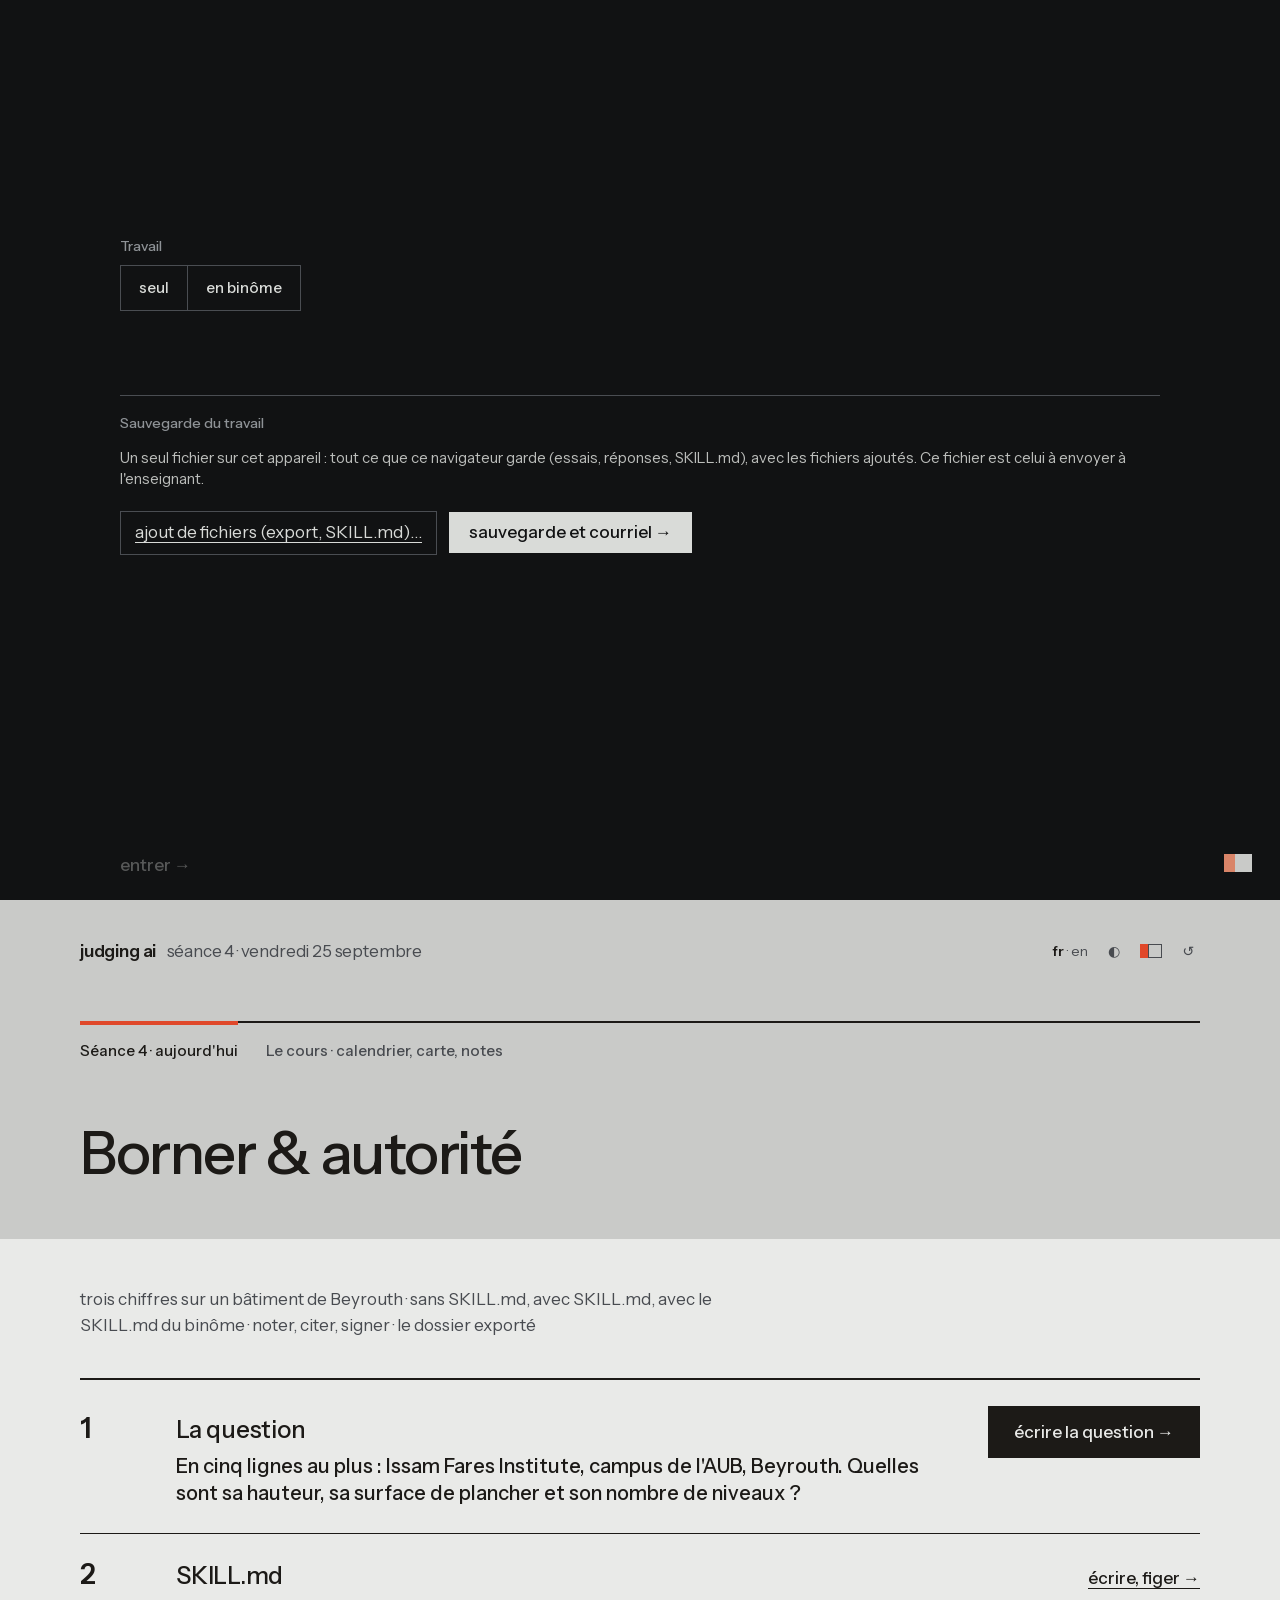
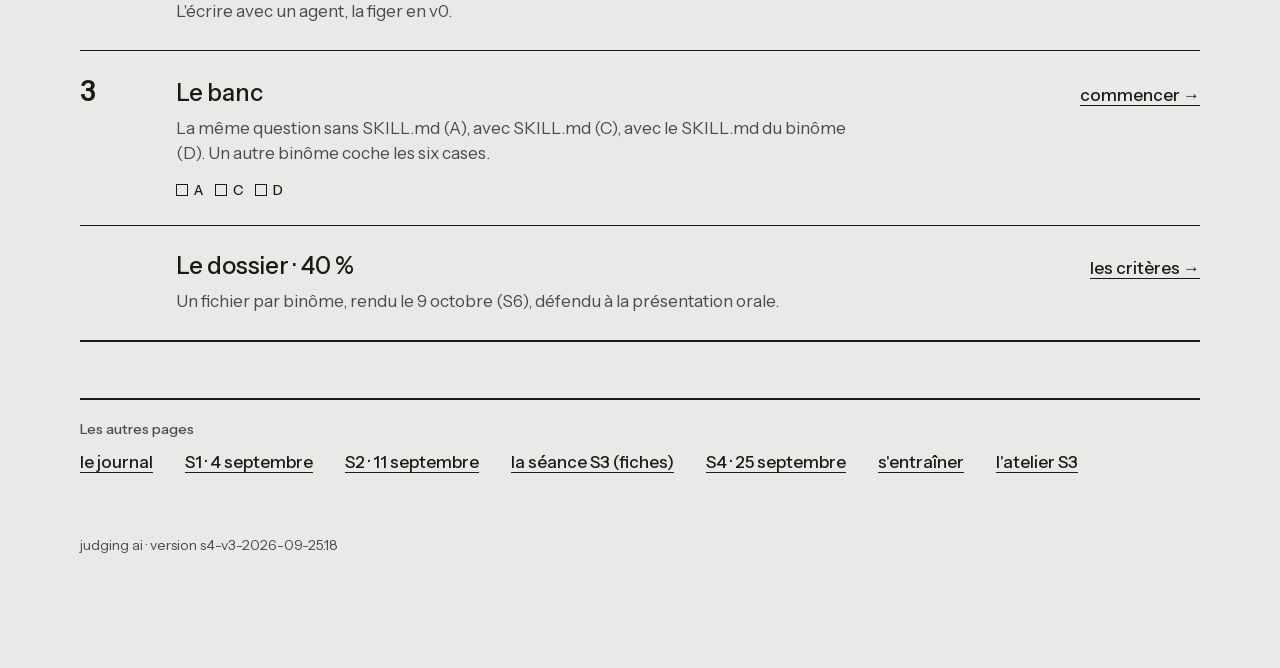
<file: index.html>
<!doctype html>
<html lang="fr">
<head>
<meta charset="utf-8">
<meta name="viewport" content="width=device-width,initial-scale=1,viewport-fit=cover">
<meta name="apple-mobile-web-app-capable" content="yes">
<meta name="mobile-web-app-capable" content="yes">
<meta name="apple-mobile-web-app-title" content="Judging AI">
<link rel="manifest" href="manifest.webmanifest">
<link rel="apple-touch-icon" href="icon-180.png">
<link rel="icon" href="icon-192.png">
<title>Judging AI</title>
<link rel="stylesheet" href="ds.css">
</head>
<body class="ja">
<div id="app" class="ja-accueil"></div>
<script id="cours" type="application/json">{"semaine": "S4", "seances": [{"id": "S1", "date": "2026-09-04", "fr": {"titre": "classer le statut", "detail": "O·R·I·X · Ayoub · adopter un lieu"}, "en": {"titre": "classify the standing", "detail": "O·R·I·X · Ayoub · adopt a place"}}, {"id": "S2", "date": "2026-09-11", "fr": {"titre": "vérifier : sources et attribution", "detail": "les quatre issues, les quatre gestes, la règle d'or · le modèle sur le lieu du binôme · le journal"}, "en": {"titre": "verify: sources and attribution", "detail": "the four outcomes, the four moves, the golden rule · the model on the pair's place · the journal"}}, {"id": "S3", "date": "2026-09-18", "fr": {"titre": "vérifier & superviser", "detail": "faussaires et vérificateurs · SKILL.md v0, testée sans et avec · début du dossier du lieu"}, "en": {"titre": "verify & oversee", "detail": "forgers and checkers · SKILL.md v0, tested without and with · the place dossier begins"}}, {"id": "S4", "date": "2026-09-25", "fr": {"titre": "borner & autorité", "detail": "trois chiffres sur un bâtiment de Beyrouth · sans SKILL.md, avec SKILL.md, avec le SKILL.md du binôme · noter, citer, signer · le dossier exporté"}, "en": {"titre": "bound & authority", "detail": "three figures about a Beirut building · no SKILL.md, SKILL.md, the pair's SKILL.md · score, cite, sign · the dossier exported"}}, {"id": "S5", "date": "2026-10-02", "fr": {"titre": "décider & défendre", "detail": "accepter, réviser, refuser ou faire remonter · l'audit principal remis"}, "en": {"titre": "decide & defend", "detail": "accept, revise, refuse or escalate · the main audit handed out"}}, {"id": "S6", "date": "2026-10-09", "fr": {"titre": "SKILL.md et hooks", "detail": "le dossier rendu · la présentation orale"}, "en": {"titre": "the SKILL.md and its hooks", "detail": "the dossier handed in · the oral presentation"}}], "travaux": [{"poids": "40 %", "fr": {"titre": "Le dossier du lieu", "detail": "SKILL.md et hooks, construits sur le lieu du binôme, testés sans et avec, ajustés de version en version.", "quand": "un fichier par binôme, rendu le 9 octobre (S6), défendu à la présentation orale"}, "en": {"titre": "The place dossier", "detail": "the SKILL.md and its hooks, built on the pair's place, tested without and with, adjusted version after version.", "quand": "one file per pair, handed in on 9 October (S6), defended at the oral presentation"}}, {"poids": "60 %", "fr": {"titre": "L'audit à fautes contrôlées", "detail": "un rapport généré par IA contenant des fautes contrôlées ; reconstitution des sources, correction des affirmations, mémo de responsabilité signé.", "quand": "essai de la grille et audit remis le 2 octobre (S5) · rapport rendu le 9 octobre (S6)"}, "en": {"titre": "The seeded-error audit", "detail": "an AI-generated report containing seeded errors; sources reconstructed, claims corrected, an accountability memo signed.", "quand": "grid practice and audit handed out on 2 October (S5) · report handed in on 9 October (S6)"}}, {"poids": "", "fr": {"titre": "La présentation orale", "detail": "défendre ses preuves, ses incertitudes, ses décisions. En binôme (10 minutes) ou seul (5 minutes), au choix.", "quand": "9 octobre"}, "en": {"titre": "The oral presentation", "detail": "the defence of the evidence, the uncertainties, the decisions. In a pair (10 minutes) or alone (5 minutes), by choice.", "quand": "9 October"}}], "annonces": []}</script>
<script id="carte" type="application/json">{"categorie": {"fr": "statut", "en": "standing"}, "titre": {"fr": "O·R·I·X : le {categorie} d'une affirmation, jamais sa vérité", "en": "O·R·I·X: the {categorie} of a claim, never its truth"}, "lettres": [{"l": "O", "nom": "Observation", "fr": {"def": "un constat : quelqu'un l'a vu, mesuré ou compté, et dit quand", "question": "qui l'a constaté, à quelle date ?", "piege": "une phrase peut imiter la forme d'un relevé sans relevé ; le relevé d'un autre, recopié, est une source (R)"}, "en": {"def": "an observation: someone saw, measured or counted it, and says when", "question": "who observed it, on what date?", "piege": "a sentence can imitate the form of a survey without a survey; someone else's survey, copied, is a source (R)"}}, {"l": "R", "nom": "Retrieval", "fr": {"def": "une source nommée, ouverte, qui dit cela", "question": "quelle source, et dit-elle cela ?", "piege": "la source existe mais ne dit pas cela, le mal attribué : ce n'est plus R ; I si elle en dit une partie et que la phrase fait le pas, X si elle n'en dit rien"}, "en": {"def": "a named source, opened, that says it", "question": "which source, and does it say that?", "piege": "the source exists but does not say that, the misattributed: it is no longer R; I if it says part of it and the sentence takes the step, X if it says nothing of it"}}, {"l": "I", "nom": "Inference", "fr": {"def": "des prémisses (O ou R) et un pas qu'elles ne font pas elles-mêmes, dit ou non", "question": "depuis quelles prémisses ?", "piege": "l'inférence qui ne se dit pas : elle prend l'air d'un O ou d'un R"}, "en": {"def": "premises (O or R) and a step they do not take themselves, said or not", "question": "from which premises?", "piege": "the inference that does not say so: it looks like an O or an R"}}, {"l": "X", "nom": "Invention", "fr": {"def": "la forme d'un fait ; rien de ce qu'elle avance ne la porte", "question": "qu'est-ce qui le porte ? rien", "piege": "une invention peut être vraie par hasard ; elle reste une invention"}, "en": {"def": "the form of a fact; nothing it puts forward carries it", "question": "what carries it? nothing", "piege": "an invention can be true by chance; it remains an invention"}}], "regles": {"fr": ["Une seule question : qu'est-ce qui porte cette affirmation, telle qu'elle a été faite ? O, R, I et X en sont les quatre réponses, données une fois le lien vérifié. Avant, « à vérifier » n'est pas une lettre.", "{Categorie} ≠ vérité. Une affirmation vraie peut être une invention ; une fausse peut être un retrieval correct d'une source qui se trompe.", "Ce qu'on trouve après coup porte une autre affirmation : la nôtre, avec sa propre lettre.", "Un modèle constate ce qu'il a sous les yeux : une page, un plan, un calcul. Le bâtiment, jamais : ce qu'il en dit passe par R ou par I.", "Scinder les clauses composées. « Érigé en 1932, l'un des mieux conservés » = deux affirmations.", "Une absence est une affirmation sur l'espace cherché. « Introuvable » s'écrit avec ce qui a été cherché, ou ne s'écrit pas."], "en": ["One question: what carries this claim, as it was made? O, R, I and X are its four answers, given once the link is checked. Before that, “to be checked” is not a letter.", "{Categorie} ≠ truth. A true claim can be an invention; a false one can be a correct retrieval from a source that is wrong.", "What we find afterwards carries another claim: ours, with its own letter.", "A model observes what is in front of it: a page, a drawing, a calculation. Never the building: what it says about the building goes through R or I.", "Split compound clauses. “Built in 1932, one of the best preserved” = two claims.", "An absence is a claim about the space searched. “Not found” is written with what was searched, or not written at all."]}, "actions": ["Classify", "Verify", "Bound", "Decide and defend"], "cours": {"fr": "Juger l'IA : preuves et autorité", "en": "Judging AI: Evidence and Authority"}, "actions_i18n": {"fr": ["Classer", "Vérifier", "Borner", "Décider et défendre"], "en": ["Classify", "Verify", "Bound", "Decide and defend"]}}</script>
<script src="commun.js"></script>
<script>
(function(){
"use strict";
/* Juger l'IA · accueil sur le système V3 (_build/ds) : d'abord le premier écran, noir (seul ou en binôme, les noms, le carré de la paire) ;
   puis la bande (l'en-tête avec le carré de la paire, les deux vues, le titre) ; en dessous, des rangées entre filets (.ja-plan). #cours s'ouvre sur la bande. */
var C=JSON.parse(document.getElementById("cours").textContent), K=JSON.parse(document.getElementById("carte").textContent);
var h=JA.h, lang=JA.lang();
var T={
 fr:{vSeance:"Séance {n} · aujourd'hui",vCours:"Le cours · calendrier, carte, notes",seance:"séance",lire:"la question",lireGo:"écrire la question →",
  vous:"Travail",seul:"seul",binome:"en binôme",votreNom:"Nom",nom1:"Nom 1",nom2:"Nom 2",entrer:"entrer →",
  envoiT:"sauvegarde du travail",envoiTxt:"Un seul fichier sur cet appareil : tout ce que ce navigateur garde (essais, réponses, SKILL.md), avec les fichiers ajoutés. Ce fichier est celui à envoyer à l'enseignant.",ajout:"ajout de fichiers (export, SKILL.md)…",ajoutes:"ajoutés : ",envoiGo:"sauvegarde et courriel →",fait:"Fichier enregistré sur cet appareil : ",mailTxt:"Le courriel va à ",partage:"Le zip est joint : dans la liste, Mail (ou l'app de courriel), puis l'adresse, déjà copiée, dans « À ».",partageFait:"Zip transmis à l'app choisie.",annule:"Rien d'envoyé ; le bouton reste là.",joindre:"le courriel s'ouvre ; ce fichier y va en pièce jointe.",corps:"Le fichier {f} est en pièce jointe.",rien:"Rien dans ce navigateur, aucun fichier ajouté.",
  skill:"SKILL.md",skillTxt:"L'écrire avec un agent, la figer en v0.",skillFige:"figée : ",skillGo:"écrire, figer →",
  banc:"le banc",bancTxt:"La même question sans SKILL.md (A), avec SKILL.md (C), avec le SKILL.md du binôme (D). Un autre binôme coche les six cases.",bancGo:"commencer →",
  dossier:"le dossier · 40 %",dossierTxt:"Un fichier par binôme, rendu le 9 octobre (S6), défendu à la présentation orale.",dossierGo:"les critères →",
  autres:"les autres pages",journal:"le journal",s3:"la séance S3 (fiches)",entr:"s'entraîner",atelier:"l'atelier S3",
  semaine:"cette semaine",semestre:"le semestre",carte:"la carte",travaux:"les travaux notés",voir:"voir la carte en entier →",langL:"langue",themeL:"thème",version:"version",vuesL:"Vues de l’app"},
 en:{vSeance:"Session {n} · today",vCours:"The course · calendar, card, grades",seance:"session",lire:"the question",lireGo:"write the question →",
  vous:"Working",seul:"alone",binome:"as a pair",votreNom:"Name",nom1:"Name 1",nom2:"Name 2",entrer:"enter →",
  envoiT:"save the work",envoiTxt:"One file on this device: everything this browser keeps (runs, answers, SKILL.md), with any added files. This is the file to send to the teacher.",ajout:"add files (export, SKILL.md)…",ajoutes:"added: ",envoiGo:"save and email →",fait:"File saved on this device: ",mailTxt:"The email goes to ",partage:"The zip is attached: pick Mail (or the email app), then paste the address, already copied, into « To ».",partageFait:"Zip handed to the chosen app.",annule:"Nothing sent; the button is still there.",joindre:"the email opens; attach this file.",corps:"The file {f} is attached.",rien:"Nothing in this browser, no files added.",
  skill:"the SKILL.md",skillTxt:"Written with an agent, frozen as v0.",skillFige:"frozen: ",skillGo:"write, freeze →",
  banc:"the bench",bancTxt:"The same question with no SKILL.md (A), with SKILL.md (C), with the pair's SKILL.md (D). Another pair ticks the six boxes.",bancGo:"start →",
  dossier:"the dossier · 40 %",dossierTxt:"One file per pair, handed in on 9 October (S6), defended at the oral presentation.",dossierGo:"the criteria →",
  autres:"the other pages",journal:"the journal",s3:"session S3 (worksheets)",entr:"practice",atelier:"the S3 workshop",
  semaine:"this week",semestre:"the semester",carte:"the card",travaux:"graded work",voir:"see the whole card →",langL:"language",themeL:"theme",version:"version",vuesL:"App views"}
};
function t(k){return T[lang][k];}
function cap(s){s=String(s||"");return s.charAt(0).toUpperCase()+s.slice(1);}
/* la question telle qu'au mur (FR/Le mur S4.html) ; elle se pose en français dans les deux langues */
var QUESTION="En cinq lignes au plus : Issam Fares Institute, campus de l'AUB, Beyrouth. Quelles sont sa hauteur, sa surface de plancher et son nombre de niveaux ?";
function num(id){return String(id).replace(/^S/,"");}
function jour(iso){return new Date(iso+"T12:00:00").toLocaleDateString(lang==="fr"?"fr-FR":"en-GB",{weekday:"long",day:"numeric",month:"long"});}
function jourCourt(iso){return new Date(iso+"T12:00:00").toLocaleDateString(lang==="fr"?"fr-FR":"en-GB",{day:"numeric",month:"long"});}
var vue=location.hash==="#cours"?"cours":"seance";
function courante(){return C.seances.filter(function(s){return s.id===C.semaine;})[0]||C.seances[0];}

/* le premier écran : seul ou en binôme, puis les noms ; ils vont dans le dossier (binome.seul, binome.noms), les mêmes que skill/#question */
function premier(box){
  var D=JA.charger(),s=h("section",{class:"ja-nuit",id:"qui"});
  function pret(){s.classList.toggle("pret",D.binome.seul!==null&&D.binome.noms.length>=(D.binome.seul?1:2));}
  function garder(){JA.enregistrer(D);pret();}
  function champ(id,lbl,val,set){var i=h("input",{type:"text",id:id,autocomplete:"name"});i.value=val||"";i.addEventListener("input",function(){set(i.value);garder();});return h("div",null,[h("label",{class:"k",for:id,text:lbl}),i]);}
  function noms(){
    var z=h("div",{class:"noms"+(D.binome.seul===false?" deux-noms":"")});
    if(D.binome.seul===true)z.appendChild(champ("q-nom1",t("votreNom"),D.binome.noms[0],function(v){D.binome.noms=v.trim()?[v.trim()]:[];}));
    else if(D.binome.seul===false){var a=[D.binome.noms[0]||"",D.binome.noms[1]||""],reste=D.binome.noms.slice(2);
      function poser(){D.binome.noms=a.map(function(x){return x.trim();}).filter(Boolean).concat(reste);}
      z.appendChild(champ("q-nom1",t("nom1"),a[0],function(v){a[0]=v;poser();}));z.appendChild(champ("q-nom2",t("nom2"),a[1],function(v){a[1]=v;poser();}));}
    return z;}
  var zone=noms();
  s.appendChild(h("p",{class:"k",text:t("vous")}));
  s.appendChild(h("div",{class:"ja-choix",id:"q-seul",role:"group","aria-label":t("vous")},[["seul",true],["binome",false]].map(function(o){
    return h("button",{type:"button","data-v":o[0],"aria-pressed":String(D.binome.seul===o[1]),text:t(o[0]),on:{click:function(e){
      D.binome.seul=o[1];if(o[1])D.binome.noms=D.binome.noms.slice(0,1);garder();
      Array.prototype.forEach.call(e.currentTarget.parentNode.children,function(b){b.setAttribute("aria-pressed",String(b===e.currentTarget));});
      var nz=noms();zone.replaceWith(nz);zone=nz;var f=nz.querySelector("input");if(f)f.focus();}}});})));
  s.appendChild(zone);
  s.appendChild(h("button",{type:"button",class:"ja-entrer",text:t("entrer"),on:{click:function(){document.getElementById("bande").scrollIntoView({behavior:"smooth"});}}}));
  s.appendChild(h("button",{type:"button",class:"ja-carre",id:"paire"}));
  envoi(s);
  pret();
  box.appendChild(s);
}
/* l'envoi (25 sept., après la séance) : ce que ce navigateur garde, plus les fichiers ajoutés (un export d'avant la remise à zéro, les SKILL.md enregistrés), en un seul zip ; partage du téléphone si possible, sinon téléchargement */
function envoi(s){
  var ajouts=[],w=h("div",{class:"envoi",id:"envoi",style:"margin:40px 0 72px;padding-top:18px;border-top:1px solid #4A4D52"}),info=h("p",{class:"ja-s",id:"envoi-info"});
  var inp=h("input",{type:"file",multiple:"multiple",id:"envoi-fichiers",style:"display:none"});
  inp.addEventListener("change",function(){Array.prototype.forEach.call(inp.files||[],function(f){var r=new FileReader();r.onload=function(){ajouts.push({nom:f.name,octets:new Uint8Array(r.result)});info.textContent=t("ajoutes")+ajouts.map(function(a){return a.nom;}).join(", ");};r.readAsArrayBuffer(f);});inp.value="";});
  function travail(){var d=JA.complet(),v=d.skill||{},f=[],tout={};try{for(var i=0;i<localStorage.length;i++){var k=localStorage.key(i);if(k&&k.indexOf("judging-ai")===0&&!/lang|theme|paire/.test(k)){var x=localStorage.getItem(k);try{tout[k]=JSON.parse(x);}catch(e){tout[k]=x;}}}}catch(e){}
    var ok=(d.essais&&d.essais.length)||(v.versions&&v.versions.length)||(v.brouillon&&v.brouillon.trim())||(d.binome&&d.binome.noms&&d.binome.noms.length)||Object.keys(tout).some(function(k){return k!=="judging-ai-dossier";});
    if(!ok)return {d:d,f:f};
    f.push({nom:"travail/dossier.json",texte:JSON.stringify(d,null,2)},{nom:"travail/dossier.md",texte:JA.markdown(d)});
    (v.versions||[]).forEach(function(x,i){f.push({nom:"travail/SKILL.md/v"+(typeof x.n==="number"?x.n:i)+"/SKILL.md",texte:JA.skillMd(x.nom,x.description,x.corps)});});
    if(v.brouillon&&v.brouillon.trim())f.push({nom:"travail/SKILL.md/brouillon.md",texte:v.brouillon});
    var bb=tout["judging-ai-skill-brouillons"];if(bb&&typeof bb==="object"){Object.keys(bb.brouillons||{}).forEach(function(c){var e=bb.brouillons[c];if(e&&(e.reponse||"").trim())f.push({nom:"travail/essais-non-enregistres/"+c+".md",texte:"# Essai "+c+" (non enregistré)\n\n"+(e.question||"")+"\n\n"+e.reponse});});}
    if(Object.keys(tout).length)f.push({nom:"travail/tout-le-navigateur.json",texte:JSON.stringify(tout,null,2)});
    return {d:d,f:f};}
  function envoyer(){var r=travail(),f=r.f.concat(ajouts.map(function(a){return {nom:"ajouts/"+a.nom,octets:a.octets};}));
    if(!f.length){info.textContent=t("rien");return;}
    var noms=(r.d.binome&&r.d.binome.noms||[]).join("-"),nom="travail-"+(JA.slug(noms)||"sans-nom")+"-"+new Date().toISOString().slice(0,10)+".zip";
    var z=JA.zip(f),ADR="georges.khawam@usj.edu.lb",sujet="Juger l'IA · "+(noms||"travail"),corps=t("corps").replace("{f}",nom);
    var href="mailto:"+ADR+"?subject="+encodeURIComponent(sujet)+"&body="+encodeURIComponent(corps);
    mail.hidden=false;mail.querySelector("a").href=href;
    try{if(navigator.clipboard)navigator.clipboard.writeText(ADR);}catch(e){}
    var file=null;try{file=new File([z],nom,{type:"application/zip"});}catch(e){}
    if(file&&navigator.canShare&&navigator.canShare({files:[file]})){
      info.textContent=t("partage");
      navigator.share({files:[file],title:sujet,text:ADR+"\n"+corps}).then(function(){info.textContent=t("partageFait");},function(e){if(!e||e.name!=="AbortError"){JA.telecharger(z,nom,"application/zip");info.textContent=t("fait")+nom;location.href=href;}else info.textContent=t("annule");});
    }else{JA.telecharger(z,nom,"application/zip");info.textContent=t("fait")+nom+" · "+t("joindre");setTimeout(function(){location.href=href;},600);}}
  w.appendChild(h("p",{class:"k",text:t("envoiT")}));
  w.appendChild(h("p",{class:"ja-s",style:"color:var(--sur-nuit);opacity:.85",text:t("envoiTxt")}));
  document.body.appendChild(inp);
  w.appendChild(h("button",{type:"button",class:"ja-lien",style:"color:var(--sur-nuit);background:none;border:1px solid #4A4D52;padding:8px 14px;font:inherit;cursor:pointer;margin:6px 12px 6px 0",id:"envoi-ajout",text:t("ajout"),on:{click:function(){inp.click();}}}));
  w.appendChild(h("button",{type:"button",class:"envoi-go",id:"envoi-go",text:t("envoiGo"),on:{click:envoyer}}));
  w.appendChild(info);
  var mail=h("p",{class:"ja-s",id:"envoi-mail",style:"color:var(--sur-nuit)"},[document.createTextNode(t("mailTxt")),h("a",{href:"#",style:"color:var(--sur-nuit);font-weight:600",text:"georges.khawam@usj.edu.lb"})]);mail.hidden=true;w.appendChild(mail);
  s.appendChild(w);
}
/* la bande : l'en-tête, les deux vues (Tab), le titre */
function bande(box){
  var cur=courante();
  var lb=h("button",{type:"button",id:"lang",class:"ja-langue","aria-label":t("langL")+" : "+lang,on:{click:function(){lang=lang==="fr"?"en":"fr";try{localStorage.setItem("judging-ai-journal-lang",lang);}catch(e){}var y=window.scrollY;render();window.scrollTo(0,y);}}});
  lb.innerHTML=lang==="fr"?"<b>fr</b> · en":"fr · <b>en</b>";
  var th=h("button",{type:"button",id:"theme","aria-label":t("themeL"),text:"◐",on:{click:basculerTheme}});
  var nav=h("nav",{class:"ja-vues vues","aria-label":t("vuesL")},[["seance",t("vSeance").replace("{n}",num(C.semaine))],["cours",t("vCours")]].map(function(x){
    return h("button",{type:"button","aria-pressed":String(vue===x[0]),text:x[1],on:{click:function(){vue=x[0];history.replaceState(null,"",x[0]==="cours"?"#cours":location.pathname);render();document.getElementById("bande").scrollIntoView();}}});}));
  var sous=vue==="cours"?"ESAR · "+jourCourt(C.seances[0].date)+" → "+jourCourt(C.seances[C.seances.length-1].date):t("seance")+" "+num(cur.id)+" · "+jour(cur.date);
  /* le carré de la paire dans l'en-tête, comme dans skill/ : #paire est celui du premier écran (JA.carre le lie), celui-ci le touche */
  var sq=h("button",{type:"button",class:"ja-paire",on:{click:function(){var p=document.getElementById("paire");if(p)p.click();}}});
  box.appendChild(h("header",{class:"ja-bande",id:"bande"},[h("div",{class:"ja-page"},[
    h("div",{class:"ja-tete"},[h("span",{class:"ja-mot"},[h("span",{text:"judging ai"}),h("i",{text:sous})]),h("span",{class:"outils"},[lb,th,sq])]),
    nav,
    h("h1",{class:"ja-question",text:vue==="cours"?K.cours[lang]:cap(cur[lang].titre)})])]));
}
function seance(box){
  var D=JA.charger(),cur=courante(),q=JA.quatre(D),n=D.skill.versions.length,v=n?D.skill.versions[n-1]:null;
  box.appendChild(h("p",{class:"ja-consigne",style:"margin:0 0 40px",text:cur[lang].detail}));
  function rangee(no,titre,corps,action){return h("div",null,[h("span",{class:"no","aria-hidden":"true",text:no}),h("div",null,[h("h2",{text:cap(titre)})].concat(corps)),action]);}
  box.appendChild(h("div",{class:"ja-plan"},[
    rangee("1",t("lire"),[h("p",{class:"mur",id:"accueil-question",text:QUESTION})],h("a",{class:"ja-btn",href:"skill/#question",text:t("lireGo")})),
    rangee("2",t("skill"),[n?h("p",{class:"texte"},[document.createTextNode(t("skillFige")+"v"+v.n+" · "+(v.nom||"…"))]):h("p",{class:"texte",text:t("skillTxt")})],h("a",{class:"ja-lien",href:"skill/#ecrire",text:t("skillGo")})),
    rangee("3",t("banc"),[h("p",{class:"texte",text:t("bancTxt")}),h("div",{class:"abc","aria-hidden":"true"},["A","C","D"].map(function(c){return h("span",null,[h("i",{class:q[c]>=0?"fait":null}),c]);}))],h("a",{class:"ja-lien",href:"skill/",text:t("bancGo")})),
    rangee("",t("dossier"),[h("p",{class:"texte",text:t("dossierTxt")})],h("a",{class:"ja-lien",href:"skill/#dossier",text:t("dossierGo")}))]));
  box.appendChild(h("section",{class:"ja-section"},[h("h2",{class:"ja-lab",text:t("autres")}),h("div",{class:"ja-autres"},[
    h("a",{class:"ja-lien",href:"journal/",text:t("journal")}),h("a",{class:"ja-lien",href:"s1/",text:"S1 · 4 septembre"}),h("a",{class:"ja-lien",href:"s2/",text:"S2 · 11 septembre"}),h("a",{class:"ja-lien",href:"s3/",text:t("s3")}),h("a",{class:"ja-lien",href:"s4/",text:"S4 · 25 septembre"}),h("a",{class:"ja-lien",href:"entrainement/",text:t("entr")}),h("a",{class:"ja-lien",href:"atelier/",text:t("atelier")})])]));
}
function cours(box){
  var s=h("div",{class:"ja-cours"}),cur=C.seances.filter(function(x){return x.id===C.semaine;})[0];
  /* les rangées de la vue séance (.ja-plan) : le numéro ou la lettre, le titre, le détail ; chaque liste entre deux filets de 2px */
  function rangee(cls,no,titre,corps){return h("div",{class:cls||null},[h("span",{class:"no",text:no}),h("div",null,[h("h3",{text:titre})].concat(corps))]);}
  function liste(cls,lab,rangees,apres){return h("section",{class:cls},[h("h2",{class:"ja-lab",text:lab}),h("div",{class:"ja-plan"},rangees)].concat(apres||[]));}
  if(cur)s.appendChild(liste("semaine",t("semaine"),[rangee("",cur.id,cap(cur[lang].titre),[h("p",{class:"texte",text:cur[lang].detail})])]));
  var past=true;
  s.appendChild(liste("semestre",t("semestre"),C.seances.map(function(x){var now=x.id===C.semaine;if(now)past=false;
    return rangee(now?"maintenant":past?"passe":"",x.id,cap(x[lang].titre),[h("p",{class:"texte",text:jourCourt(x.date)+" · "+x[lang].detail})]);})));
  /* la carte : le nom et sa définition sur une ligne, « Observation · directement vu… » */
  s.appendChild(liste("carte",t("carte"),K.lettres.map(function(L){return rangee("",L.l,L.nom,[h("span",{class:"def",text:" · "+L[lang].def+"."})]);}),
    [h("p",{class:"ja-suite"},[h("a",{class:"ja-lien",href:"journal/#carte",text:t("voir")})])]));
  s.appendChild(liste("travaux",t("travaux"),C.travaux.map(function(w){return rangee("",w.poids||"·",w[lang].titre,[h("p",{class:"texte",text:w[lang].detail}),h("p",{class:"quand",text:w[lang].quand})]);})));
  box.appendChild(s);
}
/* le carré de l'en-tête dans la vue séance porte le même nom que #paire */
function nommerCarre(){var p=document.getElementById("paire"),q=document.querySelector(".ja-tete .ja-paire:not(#paire)");if(p&&q)q.setAttribute("aria-label",p.getAttribute("aria-label")||"");}
function render(){
  document.documentElement.lang=lang;
  var app=document.getElementById("app");app.innerHTML="";
  premier(app);
  bande(app);
  var page=h("div",{class:"ja-page ja-ecran"});
  if(vue==="cours")cours(page);else seance(page);
  page.appendChild(h("p",{class:"ja-etat ja-version-app",id:"ja-version",text:"judging ai · "+t("version")+" "+JA.VERSION}));
  app.appendChild(page);
  JA.carre();
  /* JA.carre a lié #paire en premier : le nom est à jour quand l'en-tête le recopie */
  var p=document.getElementById("paire");if(p)p.addEventListener("click",nommerCarre);
  nommerCarre();
}
var theme="";try{theme=localStorage.getItem("judging-ai-journal-theme")||"";}catch(e){}
function applyTheme(){if(theme)document.documentElement.setAttribute("data-theme",theme);else document.documentElement.removeAttribute("data-theme");}applyTheme();
function basculerTheme(){var dark=theme?theme==="dark":matchMedia("(prefers-color-scheme: dark)").matches;theme=dark?"light":"dark";applyTheme();try{localStorage.setItem("judging-ai-journal-theme",theme);}catch(e){}}
render();
if(vue==="cours")document.getElementById("bande").scrollIntoView();
if("serviceWorker" in navigator&&location.protocol.indexOf("http")===0)navigator.serviceWorker.register("sw.js").catch(function(){});
})();
</script>
</body>
</html>
</file>
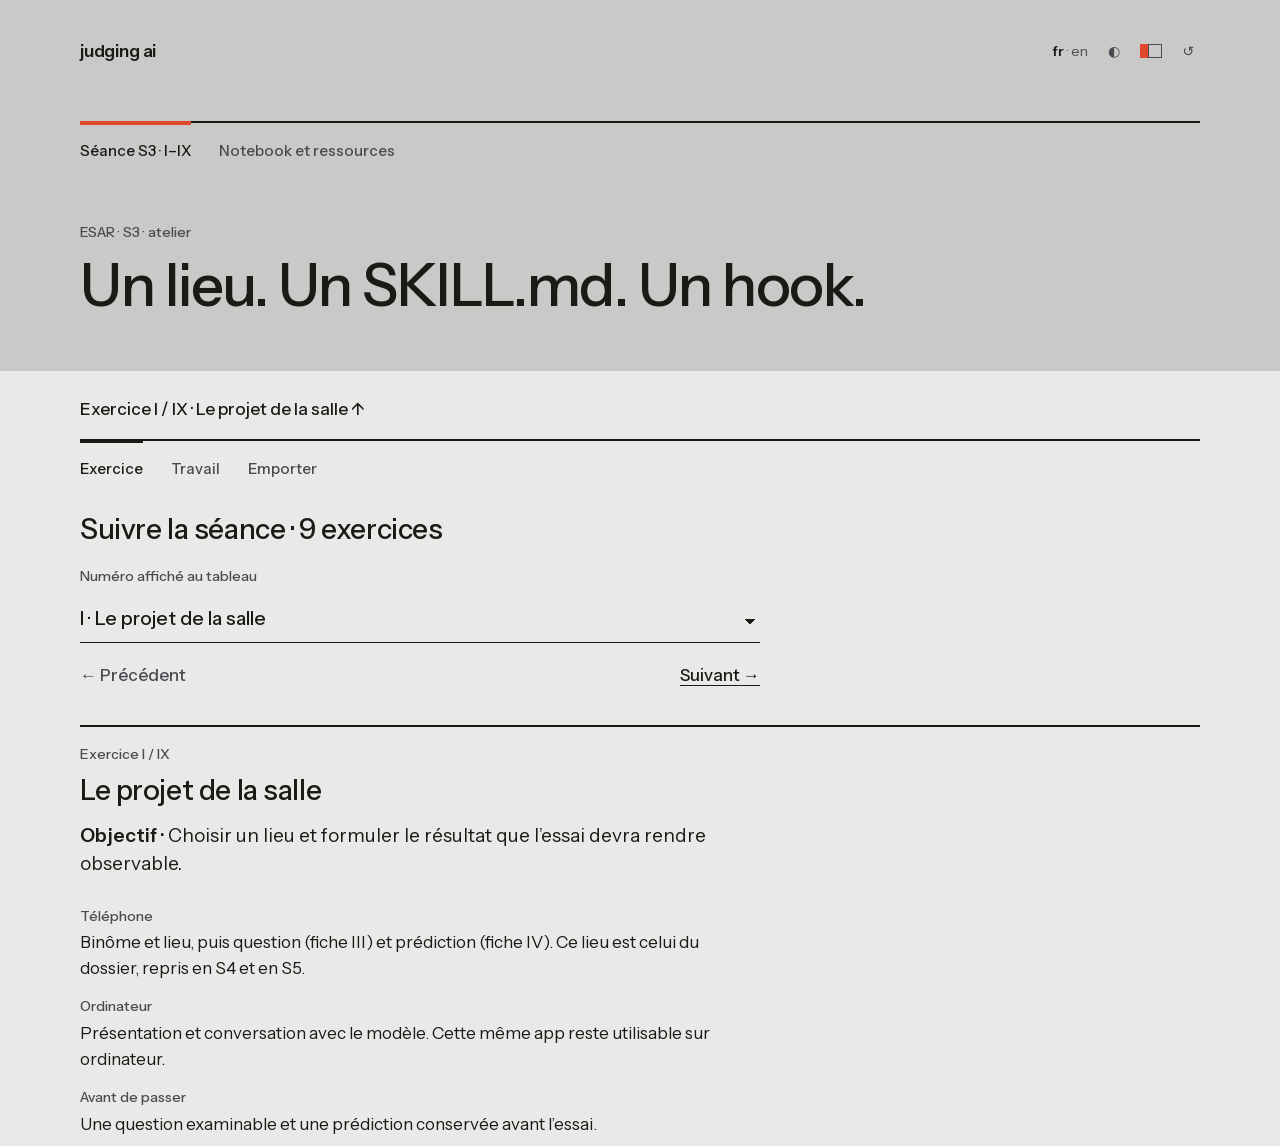
<file: atelier/index.html>
<!doctype html>
<html lang="fr">
<head>
<meta charset="utf-8">
<meta name="viewport" content="width=device-width,initial-scale=1,viewport-fit=cover">
<meta name="apple-mobile-web-app-capable" content="yes">
<meta name="mobile-web-app-capable" content="yes">
<meta name="apple-mobile-web-app-title" content="Judging AI">
<link rel="manifest" href="../manifest.webmanifest">
<link rel="apple-touch-icon" href="../icon-180.png">
<link rel="icon" href="../icon-192.png">
<title>Judging AI · Atelier S3</title>
<style>
/* Judging AI · the tokens, the faces and the header come from ../ds.css (design system « Juger l'IA » V3); this page keeps only its own layout. */

*{box-sizing:border-box}
html,body{margin:0;background:var(--fond);color:var(--encre);font:400 17px/1.5 var(--sans)}

/* l'en-tête d'une page : étiquette mono à gauche, boîte O·R·I·X à droite, filet orange */
.top{position:relative;height:2px;background:var(--orange);margin-top:2.6em}
.top .k{position:absolute;left:0;top:-2.0em;color:var(--sourd);font:500 15px/1 var(--mono);letter-spacing:.08em;padding:.5em 0}
.top .tag{position:absolute;right:0;top:-2.05em;background:var(--orange);color:var(--sur-orange);font:700 14px/1 var(--serif);letter-spacing:.28em;padding:.55em .8em .55em 1em;white-space:nowrap}

/* les voix */
.big{font:400 clamp(30px,8vw,56px)/1.15 var(--serif);margin:0}
.med{font:400 clamp(22px,5.4vw,34px)/1.3 var(--serif);margin:0}
.l{font:400 clamp(17px,4.2vw,22px)/1.45 var(--sans);margin:0;color:var(--encre)}
.q{font:italic 400 clamp(20px,5vw,30px)/1.3 var(--serif);margin:0}
.s{font:400 14px/1.4 var(--sans);color:var(--sourd);margin:0}
.m{font:400 14px/1.5 var(--mono);margin:0;padding:.35em .7em;border-left:2px solid var(--orange);background:var(--boite);white-space:pre-wrap;word-break:break-word}

/* une ligne : la lettre en mono orange, le texte */
.ln{display:grid;grid-template-columns:1.6em 1fr;gap:.7em;margin:0 0 .6em;word-break:break-word}
.ln .meta{color:var(--orange);font:500 14px/1.9 var(--mono)}
.ln .txt{font:400 clamp(17px,4.2vw,22px)/1.45 var(--sans)}
.ln .txt b{font-weight:700}

/* la lettre dans le texte */
.chip{display:inline-block;min-width:1.55em;text-align:center;font:600 .95em/1.5 var(--serif);border:2px solid var(--encre);border-radius:6px;padding:0 .3em;vertical-align:baseline}
.chip.x{border-color:var(--orange);color:var(--orange)}

hr.r{border:0;border-top:1px solid var(--trait);margin:.6em 0;width:100%}
.draw{width:min(46vw,220px);height:auto}
.help{color:var(--sourd);font:400 12px/1.5 var(--mono);opacity:.7}

/* on the design system: the band holds the header, the two views and the one heading; below it, ink on paper, ink rules, no boxes */
main{display:flex;flex-direction:column;gap:.9em}
.sec{display:flex;flex-direction:column;gap:.8em;padding-top:8px}
.act,.lnk{align-self:flex-start}
.actions{display:flex;flex-wrap:wrap;align-items:center;gap:12px 28px}
.facts{display:grid;grid-template-columns:repeat(3,minmax(0,1fr));border-top:2px solid var(--encre);border-bottom:2px solid var(--encre)}
.facts div{padding:18px 24px 20px 0}
.facts div+div{border-left:1px solid var(--encre);padding-left:24px}
.facts b{display:block;font:500 clamp(32px,4vw,44px)/1 var(--sans);letter-spacing:-.02em}
.facts span{display:block;margin-top:.5em;font:400 14px/1.35 var(--sans);letter-spacing:0;color:var(--sourd)}
.preview{width:100%;height:min(72vh,860px);min-height:520px;border:0;border-top:2px solid var(--encre);background:var(--fond)}
.notice{margin:0}
@media(max-width:600px){.facts{grid-template-columns:1fr}.facts div+div{border-left:0;border-top:1px solid var(--encre);padding-left:0}.preview{height:68vh;min-height:480px}}
[hidden]{display:none!important}
.session-frame{display:block;width:100%;height:calc(100dvh - 145px);min-height:420px;border:0;background:var(--fond)}
#resource-select{-webkit-appearance:none;appearance:none;min-height:48px;margin:24px 0 10px;padding:8px 26px 8px 0;font:500 19px/1.3 var(--sans);cursor:pointer;
  background-image:linear-gradient(45deg,transparent 50%,var(--encre) 50%),linear-gradient(135deg,var(--encre) 50%,transparent 50%)!important;
  background-position:calc(100% - 10px) 55%,calc(100% - 5px) 55%!important;background-size:5px 5px!important;background-repeat:no-repeat!important}
#resource-select option{background:var(--fond);color:var(--encre)}
main:has(#session-pane:not([hidden])){padding-bottom:12px}
#session-pane{margin-top:8px}
</style>
<link rel="stylesheet" href="../ds.css">
</head>
<body>
<header class="ja-bande" id="bande"><div class="ja-page">
<div class="ja-tete"><span class="ja-mot"><a href="../">judging ai</a></span><span class="outils"><button type="button" id="lang" class="ja-langue"><b>fr</b> · en</button><button type="button" id="theme">◐</button><button type="button" id="paire"></button></span></div>
<div id="bande-vues"></div>
<p class="ja-lab" id="bande-k"></p>
<h1 class="ja-question" id="bande-titre"></h1>
</div></header>
<main id="app"></main>
<script src="../commun.js"></script>
<script>
(function(){
"use strict";
var COLAB="https://colab.research.google.com/github/fsckjournal/judging-ai/blob/bc39875084c2f5fd8d891cdfc582a7f7940f3268/atelier/ESAR_Un_lieu_une_Skill_un_hook.ipynb";
var BINDER="https://mybinder.org/v2/gh/fsckjournal/judging-ai/bc39875084c2f5fd8d891cdfc582a7f7940f3268?urlpath=lab/tree/atelier/ESAR_Un_lieu_une_Skill_un_hook.ipynb";
var NOTEBOOK="ESAR_Un_lieu_une_Skill_un_hook.ipynb";
var T={
 fr:{label:"ESAR · S3 · atelier",title:"Un lieu. Un SKILL.md. Un hook.",intro:"À deux : un SKILL.md et un hook, éprouvés sur six cas, puis le dossier emporté.",run:"ouvrir l’atelier",runText:"Colab avec un compte Google, ou Binder sans compte. Les deux ouvrent le même notebook avec Python 3 / CPU. Le parcours central ne demande ni clé API, ni GPU, ni modèle payant.",noAccount:"Sans compte Google : Binder, l’environnement Jupyter open source. La session est temporaire et utilise un service public : rien de sensible ; les deux ZIP sont à télécharger avant fermeture. Le premier démarrage peut prendre quelques minutes.",previewLink:"si le service tarde : aller à l’aperçu",colab:"Colab · compte Google",binder:"Binder · sans compte",download:"télécharger le notebook (.ipynb)",read:"lire l’aperçu",readText:"Aperçu enregistré : les cellules ont été exécutées localement sur des exemples fictifs. Cette page n’exécute rien.",full:"ouvrir l’aperçu dans une page",evidence:"ce qui a été éprouvé",cells:"cellules Python",cases:"cas de classe",minutes:"minutes de manipulation",limit:"Révision publiée : même notebook que le fichier étudiant réparé. Les 15 cellules, les imports et les exports ont été vérifiés dans un kernel Jupyter local isolé. L’exécution de cette révision dans Colab ou Binder hébergé reste à vérifier ; les anciens essais ne la valident pas.",take:"emporter un exemple",takeText:"Ce ZIP montre la forme d’un toolkit exporté. C’est un exemple explicite, pas un travail étudiant terminé.",zip:"télécharger l’exemple de toolkit (.zip)",validation:"voir le reçu de vérification",back:"← la page du cours",frame:"Aperçu enregistré de l’atelier S3"},
 en:{label:"ESAR · S3 · workshop",title:"One place. One SKILL.md. One hook.",intro:"In pairs: a SKILL.md and a hook, tested against six cases, then the work taken along.",run:"open the workshop",runText:"Colab with a Google account, or Binder without an account. Both open the same notebook with Python 3 / CPU. The core path needs no API key, GPU, or paid model.",noAccount:"Without a Google account: Binder, the open-source Jupyter environment. The session is temporary and uses a public service: no sensitive material; both ZIP files to download before closing. The first launch may take a few minutes.",previewLink:"if the service is slow: go to the preview",colab:"Colab · Google account",binder:"Binder · no account",download:"download the notebook (.ipynb)",read:"read the preview",readText:"Recorded preview: the cells were run locally on fictional examples. This page does not execute anything. The notebook and preview remain in French.",full:"open the preview as a page",evidence:"what was exercised",cells:"Python cells",cases:"classroom cases",minutes:"minutes of hands-on work",limit:"Published revision: the same repaired notebook as the student file. All 15 cells, imports and exports were checked in an isolated local Jupyter kernel. Execution of this revision on hosted Colab or Binder remains unverified; earlier runs do not validate it.",take:"take an example",takeText:"This ZIP shows the shape of an exported toolkit. It is explicitly an example, not finished student work.",zip:"download the example toolkit (.zip)",validation:"view the verification receipt",back:"← course page",frame:"Recorded preview of the S3 workshop"}
};
var lang="fr";try{lang=localStorage.getItem("judging-ai-journal-lang")==="en"?"en":"fr";}catch(e){}
var theme="";try{theme=localStorage.getItem("judging-ai-journal-theme")||"";}catch(e){}
function applyTheme(){if(theme)document.documentElement.setAttribute("data-theme",theme);else document.documentElement.removeAttribute("data-theme");}
function h(tag,a,kids){var e=document.createElement(tag);if(a)for(var k in a){var v=a[k];if(k==="text")e.textContent=v;else if(v!=null&&v!==false)e.setAttribute(k,v);}(kids||[]).forEach(function(c){if(c!=null)e.appendChild(typeof c==="string"?document.createTextNode(c):c);});return e;}
function top(l){return h("div",{class:"top"},[h("span",{class:"k",text:l})]);}
function fact(n,label){return h("div",null,[h("b",{text:n}),h("span",{text:label})]);}
function render(){
 var t=T[lang],app=document.getElementById("app");app.innerHTML="";document.documentElement.lang=lang;
 var lb=document.getElementById("lang");lb.innerHTML=lang==="fr"?"<b>fr</b> · en":"fr · <b>en</b>";lb.setAttribute("aria-label",(lang==="fr"?"langue":"language")+" : "+lang);document.getElementById("theme").setAttribute("aria-label",lang==="fr"?"thème":"theme");
 document.getElementById("bande-k").textContent=t.label;document.getElementById("bande-titre").textContent=t.title;
 app.appendChild(h("section",{class:"sec","data-titre":t.title},[h("p",{class:"intro",text:t.intro})]));
 app.appendChild(h("section",{class:"sec"},[top(t.run),h("p",{class:"intro",text:t.runText}),h("div",{class:"actions"},[h("a",{class:"act",href:COLAB,target:"_blank",rel:"noopener",text:t.colab+" →"}),h("a",{class:"act open",href:BINDER,target:"_blank",rel:"noopener",text:t.binder+" →"}),h("a",{class:"lnk",href:NOTEBOOK,download:"",text:t.download})]),h("p",{class:"notice",text:t.noAccount}),h("a",{class:"lnk",href:"#preview",text:t.previewLink+" ↓"})]));
 app.appendChild(h("section",{class:"sec"},[top(t.evidence),h("div",{class:"facts"},[fact("15 / 15",t.cells),fact("6",t.cases),fact("45",t.minutes)]),h("p",{class:"notice",text:t.limit})]));
 var frame=h("iframe",{class:"preview",src:"apercu.html",title:t.frame,loading:"eager",referrerpolicy:"no-referrer"});
 app.appendChild(h("section",{class:"sec",id:"preview"},[top(t.read),h("p",{class:"intro",text:t.readText}),frame,h("a",{class:"lnk",href:"apercu.html",target:"_blank",rel:"noopener",text:t.full+" →"})]));
 app.appendChild(h("section",{class:"sec"},[top(t.take),h("p",{class:"intro",text:t.takeText}),h("a",{class:"lnk",href:"EXEMPLE_toolkit.zip",download:"",text:t.zip}),h("a",{class:"lnk",href:"VALIDATION.json",target:"_blank",rel:"noopener",text:t.validation+" →"}),h("a",{class:"lnk",href:"../",text:t.back})]));
 mountSession();
}

function mountSession(){
 var app=document.getElementById("app"),parts=Array.from(app.children);
 var nav=h("nav",{class:"session-nav ja-vues","aria-label":"Vues de l’app"});
 var sessionButton=h("button",{type:"button",text:"Séance S3 · I–IX"});
 var resourceButton=h("button",{type:"button",text:"Notebook et ressources"});
 nav.appendChild(sessionButton);nav.appendChild(resourceButton);
 var session=h("section",{id:"session-pane"});
 var frame=h("iframe",{src:"../s3/?embedded=1",title:"Séance S3 · modules I à IX",class:"session-frame"});
 session.appendChild(frame);
 var resources=h("section",{id:"resource-pane",hidden:""});
 var select=h("select",{id:"resource-select","aria-label":"Choisir une rubrique"});
 resources.appendChild(select);
 parts.forEach(function(part,i){
   var title=part.querySelector(".k,.mast,h1"),label=title?title.textContent:(part.getAttribute("data-titre")||"Informations");label=label.charAt(0).toUpperCase()+label.slice(1);
   select.appendChild(h("option",{value:i,text:label}));
   resources.appendChild(part);part.hidden=i!==0;
 });
 select.onchange=function(){parts.forEach(function(part,i){part.hidden=i!==Number(select.value);});};
 var vues=document.getElementById("bande-vues");vues.innerHTML="";vues.appendChild(nav);app.appendChild(session);app.appendChild(resources);
 function choose(which){var on=which==="session";session.hidden=!on;resources.hidden=on;sessionButton.setAttribute("aria-pressed",String(on));resourceButton.setAttribute("aria-pressed",String(!on));window.scrollTo(0,0);}
 sessionButton.onclick=function(){choose("session");};
 resourceButton.onclick=function(){choose("resources");};
 window.onmessage=function(e){if(e.origin!==location.origin||e.source!==frame.contentWindow||!e.data||e.data.type!=="s3-notebook")return;choose("resources");select.value=String(parts.findIndex(function(p){return !!p.querySelector('a[href^="https://colab.research.google.com"]');}));select.onchange();};
 app.querySelectorAll('a[href="#preview"]').forEach(function(a){a.onclick=function(e){e.preventDefault();select.value=String(parts.findIndex(function(p){return p.id==="preview";}));select.onchange();};});
 choose(location.hash==="#notebook"?"resources":"session");
 if(location.hash==="#notebook"){select.value=String(parts.findIndex(function(p){return !!p.querySelector('a[href^="https://colab.research.google.com"]');}));select.onchange();}
}

applyTheme();render();
document.getElementById("lang").onclick=function(){lang=lang==="fr"?"en":"fr";try{localStorage.setItem("judging-ai-journal-lang",lang);}catch(e){}render();};
document.getElementById("theme").onclick=function(){var dark=theme?theme==="dark":matchMedia("(prefers-color-scheme: dark)").matches;theme=dark?"light":"dark";applyTheme();try{localStorage.setItem("judging-ai-journal-theme",theme);}catch(e){}};
if("serviceWorker" in navigator&&location.protocol.indexOf("http")===0)navigator.serviceWorker.register("../sw.js").catch(function(){});
})();
</script>
</body>
</html>
</file>
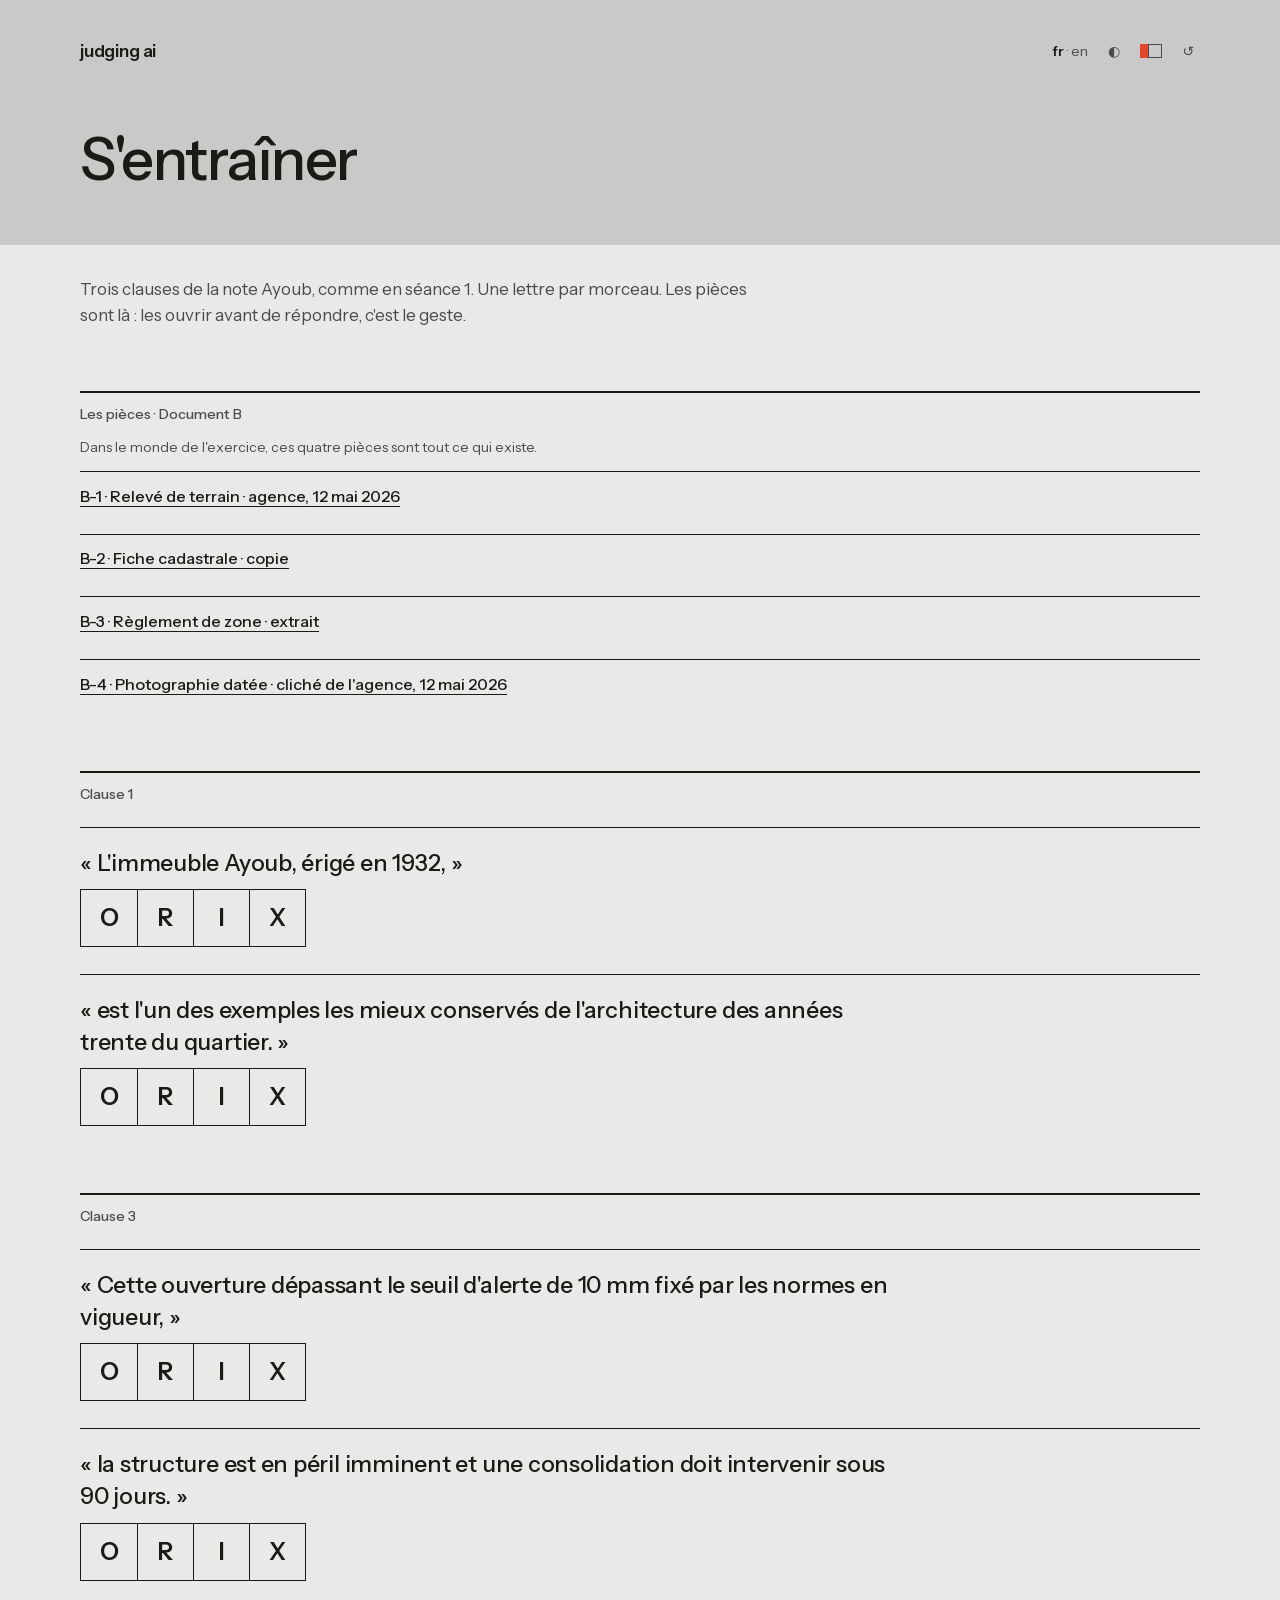
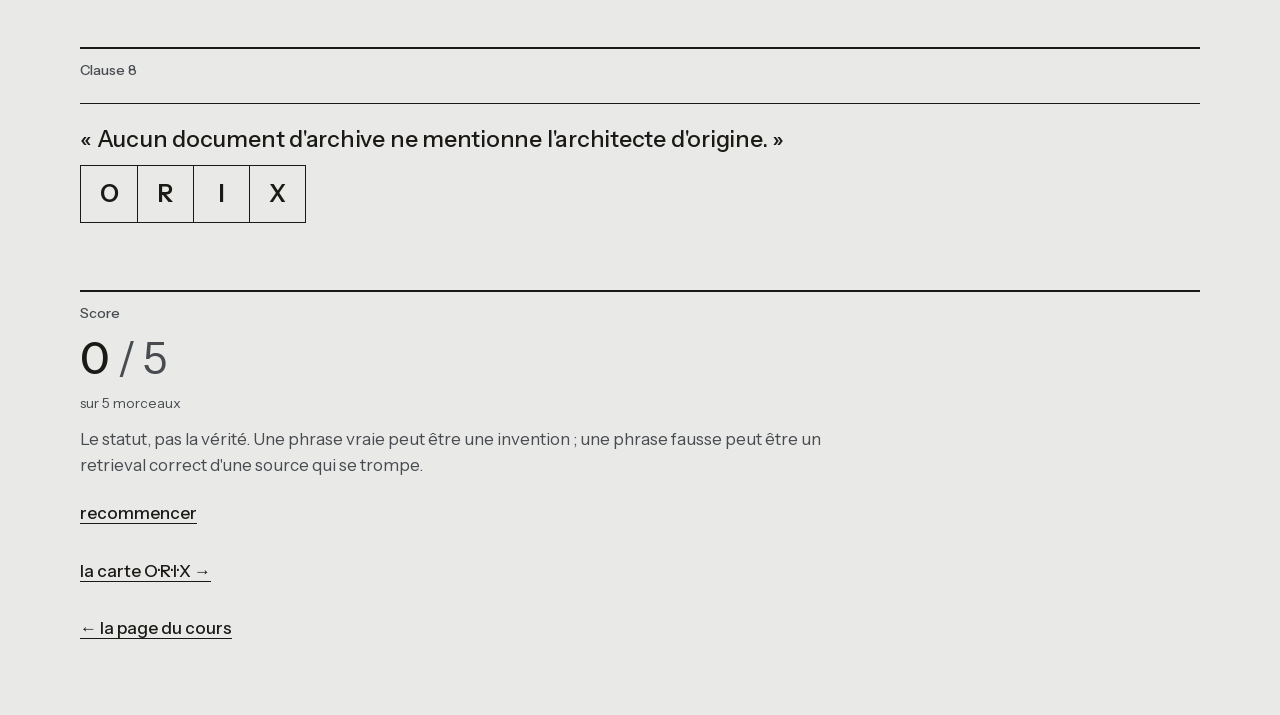
<file: entrainement/index.html>
<!doctype html>
<html lang="fr">
<head>
<meta charset="utf-8">
<meta name="viewport" content="width=device-width,initial-scale=1,viewport-fit=cover">
<meta name="apple-mobile-web-app-capable" content="yes">
<meta name="apple-mobile-web-app-title" content="Judging AI">
<link rel="manifest" href="../manifest.webmanifest">
<link rel="apple-touch-icon" href="../icon-180.png">
<link rel="icon" href="../icon-192.png">
<title>Judging AI · s'entraîner</title>
<style>
/* Judging AI · the tokens, the faces and the header come from ../ds.css (design system « Juger l'IA » V3); this page keeps only its own layout. */

*{box-sizing:border-box}
html,body{margin:0;background:var(--fond);color:var(--encre);font:400 17px/1.5 var(--sans)}

/* l'en-tête d'une page : étiquette mono à gauche, boîte O·R·I·X à droite, filet orange */
.top{position:relative;height:2px;background:var(--orange);margin-top:2.6em}
.top .k{position:absolute;left:0;top:-2.0em;color:var(--sourd);font:500 15px/1 var(--mono);letter-spacing:.08em;padding:.5em 0}
.top .tag{position:absolute;right:0;top:-2.05em;background:var(--orange);color:var(--sur-orange);font:700 14px/1 var(--serif);letter-spacing:.28em;padding:.55em .8em .55em 1em;white-space:nowrap}

/* les voix */
.big{font:400 clamp(30px,8vw,56px)/1.15 var(--serif);margin:0}
.med{font:400 clamp(22px,5.4vw,34px)/1.3 var(--serif);margin:0}
.l{font:400 clamp(17px,4.2vw,22px)/1.45 var(--sans);margin:0;color:var(--encre)}
.q{font:italic 400 clamp(20px,5vw,30px)/1.3 var(--serif);margin:0}
.s{font:400 14px/1.4 var(--sans);color:var(--sourd);margin:0}
.m{font:400 14px/1.5 var(--mono);margin:0;padding:.35em .7em;border-left:2px solid var(--orange);background:var(--boite);white-space:pre-wrap;word-break:break-word}

/* une ligne : la lettre en mono orange, le texte */
.ln{display:grid;grid-template-columns:1.6em 1fr;gap:.7em;margin:0 0 .6em;word-break:break-word}
.ln .meta{color:var(--orange);font:500 14px/1.9 var(--mono)}
.ln .txt{font:400 clamp(17px,4.2vw,22px)/1.45 var(--sans)}
.ln .txt b{font-weight:700}

/* la lettre dans le texte */
.chip{display:inline-block;min-width:1.55em;text-align:center;font:600 .95em/1.5 var(--serif);border:2px solid var(--encre);border-radius:6px;padding:0 .3em;vertical-align:baseline}
.chip.x{border-color:var(--orange);color:var(--orange)}

hr.r{border:0;border-top:1px solid var(--trait);margin:.6em 0;width:100%}
.draw{width:min(46vw,220px);height:auto}
.help{color:var(--sourd);font:400 12px/1.5 var(--mono);opacity:.7}

/* on the design system: the band holds the header and the one heading; below it, ink on paper, ink rules, no boxes */
main{display:flex;flex-direction:column;gap:.9em}
/* the rules span the band's grid; the text keeps its measure */
.cl{max-width:36em}.why,.verdict{max-width:46em}
.sec{display:flex;flex-direction:column;gap:.8em;padding-top:0}
.sec:first-child{padding-top:32px}
.cl{font:500 clamp(19px,2.4vw,23px)/1.4 var(--sans);letter-spacing:-.01em;margin:.2em 0 0}
.part{border-top:1px solid var(--encre);padding:14px 0 .2em;margin:.6em 0 0;display:flex;flex-direction:column;gap:.6em}
.letters button{width:56px;height:56px}
.verdict{font:500 17px/1.5 var(--sans);margin:0;color:var(--encre)}
.verdict.no{font-weight:600}
.why{font:400 17px/1.5 var(--sans);color:var(--encre2);margin:0}
details.piece{border-top:1px solid var(--encre);padding:2px 0}
details.piece>summary{list-style:none;cursor:pointer;min-height:44px;display:flex;align-items:center;font:500 16px/1.4 var(--sans);color:var(--encre);text-decoration:underline;text-decoration-thickness:1px;text-underline-offset:4px;padding:.3em 0}
details.piece>summary::-webkit-details-marker{display:none}
.act{align-self:flex-start}
.lnk{align-self:flex-start}
.score{margin:0}
.score span{font-weight:400;color:var(--encre2)}
.intro{margin:0}
</style>
<link rel="stylesheet" href="../ds.css">
</head>
<body>
<header class="ja-bande" id="bande"><div class="ja-page">
<div class="ja-tete"><span class="ja-mot"><a href="../">judging ai</a></span><span class="outils"><button type="button" id="lang" class="ja-langue"><b>fr</b> · en</button><button type="button" id="theme">◐</button><button type="button" id="paire"></button></span></div>
<h1 class="ja-question" id="bande-titre"></h1>
</div></header>
<main id="app"></main>
<script id="carte" type="application/json">{"categorie": {"fr": "statut", "en": "standing"}, "titre": {"fr": "O·R·I·X : le {categorie} d'une affirmation, jamais sa vérité", "en": "O·R·I·X: the {categorie} of a claim, never its truth"}, "lettres": [{"l": "O", "nom": "Observation", "fr": {"def": "un constat : quelqu'un l'a vu, mesuré ou compté, et dit quand", "question": "qui l'a constaté, à quelle date ?", "piege": "une phrase peut imiter la forme d'un relevé sans relevé ; le relevé d'un autre, recopié, est une source (R)"}, "en": {"def": "an observation: someone saw, measured or counted it, and says when", "question": "who observed it, on what date?", "piege": "a sentence can imitate the form of a survey without a survey; someone else's survey, copied, is a source (R)"}}, {"l": "R", "nom": "Retrieval", "fr": {"def": "une source nommée, ouverte, qui dit cela", "question": "quelle source, et dit-elle cela ?", "piege": "la source existe mais ne dit pas cela, le mal attribué : ce n'est plus R ; I si elle en dit une partie et que la phrase fait le pas, X si elle n'en dit rien"}, "en": {"def": "a named source, opened, that says it", "question": "which source, and does it say that?", "piege": "the source exists but does not say that, the misattributed: it is no longer R; I if it says part of it and the sentence takes the step, X if it says nothing of it"}}, {"l": "I", "nom": "Inference", "fr": {"def": "des prémisses (O ou R) et un pas qu'elles ne font pas elles-mêmes, dit ou non", "question": "depuis quelles prémisses ?", "piege": "l'inférence qui ne se dit pas : elle prend l'air d'un O ou d'un R"}, "en": {"def": "premises (O or R) and a step they do not take themselves, said or not", "question": "from which premises?", "piege": "the inference that does not say so: it looks like an O or an R"}}, {"l": "X", "nom": "Invention", "fr": {"def": "la forme d'un fait ; rien de ce qu'elle avance ne la porte", "question": "qu'est-ce qui le porte ? rien", "piege": "une invention peut être vraie par hasard ; elle reste une invention"}, "en": {"def": "the form of a fact; nothing it puts forward carries it", "question": "what carries it? nothing", "piege": "an invention can be true by chance; it remains an invention"}}], "regles": {"fr": ["Une seule question : qu'est-ce qui porte cette affirmation, telle qu'elle a été faite ? O, R, I et X en sont les quatre réponses, données une fois le lien vérifié. Avant, « à vérifier » n'est pas une lettre.", "{Categorie} ≠ vérité. Une affirmation vraie peut être une invention ; une fausse peut être un retrieval correct d'une source qui se trompe.", "Ce qu'on trouve après coup porte une autre affirmation : la nôtre, avec sa propre lettre.", "Un modèle constate ce qu'il a sous les yeux : une page, un plan, un calcul. Le bâtiment, jamais : ce qu'il en dit passe par R ou par I.", "Scinder les clauses composées. « Érigé en 1932, l'un des mieux conservés » = deux affirmations.", "Une absence est une affirmation sur l'espace cherché. « Introuvable » s'écrit avec ce qui a été cherché, ou ne s'écrit pas."], "en": ["One question: what carries this claim, as it was made? O, R, I and X are its four answers, given once the link is checked. Before that, “to be checked” is not a letter.", "{Categorie} ≠ truth. A true claim can be an invention; a false one can be a correct retrieval from a source that is wrong.", "What we find afterwards carries another claim: ours, with its own letter.", "A model observes what is in front of it: a page, a drawing, a calculation. Never the building: what it says about the building goes through R or I.", "Split compound clauses. “Built in 1932, one of the best preserved” = two claims.", "An absence is a claim about the space searched. “Not found” is written with what was searched, or not written at all."]}, "actions": ["Classify", "Verify", "Bound", "Decide and defend"], "cours": {"fr": "Juger l'IA : preuves et autorité", "en": "Judging AI: Evidence and Authority"}, "actions_i18n": {"fr": ["Classer", "Vérifier", "Borner", "Décider et défendre"], "en": ["Classify", "Verify", "Bound", "Decide and defend"]}}</script>
<script src="../commun.js"></script>
<script>
(function(){
"use strict";
var lang="fr";try{lang=localStorage.getItem("judging-ai-journal-lang")==="en"?"en":"fr";}catch(e){}
var theme="";try{theme=localStorage.getItem("judging-ai-journal-theme")||"";}catch(e){}
function applyTheme(){if(theme)document.documentElement.setAttribute("data-theme",theme);else document.documentElement.removeAttribute("data-theme");}

var PIECES=[
 ["B-1","Relevé de terrain · agence, 12 mai 2026","« Façade nord : fissure verticale continue du premier au deuxième étage ; ouverture mesurée au droit du linteau du deuxième étage : 14 mm. Trois travées régulières ; balcons en pierre aux niveaux 1 et 2. Rez-de-chaussée commercial muré à la date du relevé. »"],
 ["B-2","Fiche cadastrale · copie","« Parcelle 214, rue du Levant. Permis de construire enregistré en 1932. Architecte : non mentionné. Surélévation d'un étage autorisée en 1956. »"],
 ["B-3","Règlement de zone · extrait","« Art. 7. Toute intervention sur une façade en pierre de taille située en zone ancienne requiert un avis préalable de la commission compétente. »"],
 ["B-4","Photographie datée · cliché de l'agence, 12 mai 2026","« Vue générale depuis la rue : la corniche du dernier niveau diffère nettement, par son profil et son matériau, de celle des niveaux inférieurs. Menuiseries récentes au dernier niveau. »"]
];

var CLAUSES=[
 {n:"clause 1",parts:[
   {t:"L'immeuble Ayoub, érigé en 1932,",ok:["I"],src:["B-2"],
    fr:"B-2 enregistre un permis de construire en 1932. Un permis n'est pas une construction : « érigé en 1932 » est déduit de la fiche, sans le dire, et peut être faux — bâti en 1934, ou jamais.",
    en:"B-2 records a building permit in 1932. A permit is not a building: “érigé en 1932” is deduced from the sheet, without saying so, and it can be false — built in 1934, or never."},
   {t:"est l'un des exemples les mieux conservés de l'architecture des années trente du quartier.",ok:["X"],src:[],
    fr:"Aucun corpus, aucune comparaison dans le Document B. La forme d'un jugement, rien derrière.",
    en:"No corpus, no comparison anywhere in Document B. The shape of a judgement, nothing behind it."}]},
 {n:"clause 3",parts:[
   {t:"Cette ouverture dépassant le seuil d'alerte de 10 mm fixé par les normes en vigueur,",ok:["X"],src:["B-1"],
    fr:"B-1 donne bien 14 mm. Le seuil de 10 mm, lui, n'est nulle part dans B : la norme est fabriquée. Le nombre vrai à côté du seuil inventé, c'est ce qui rend la phrase crédible.",
    en:"B-1 does give 14 mm. The 10 mm threshold is nowhere in B: the standard is fabricated. A true figure next to an invented threshold is what makes the sentence credible."},
   {t:"la structure est en péril imminent et une consolidation doit intervenir sous 90 jours.",ok:["X"],src:[],
    fr:"Rien dans B ne porte le péril ni les 90 jours. Une urgence a un auteur : demandez qui la déclare.",
    en:"Nothing in B carries the danger or the 90 days. An emergency has an author: ask who declares it."}]},
 {n:"clause 8",parts:[
   {t:"Aucun document d'archive ne mentionne l'architecte d'origine.",ok:["X","I"],src:["B-2"],
    fr:"Telle quelle, la phrase porte sur toutes les archives, et rien ne la porte. L'absence n'est établie que pour B-2 (« architecte : non mentionné »). Bornée — « la fiche cadastrale fournie ne mentionne pas d'architecte » — elle devient R. Une absence s'écrit avec ce qui a été cherché, ou ne s'écrit pas.",
    en:"As written, the sentence is about all archives, and nothing carries it. The absence is established for B-2 only (“architecte : non mentionné”). Bounded — “the cadastral sheet provided does not name an architect” — it becomes R. An absence is written with what was searched, or not written at all."}]}
];

var T={fr:{titre:"s'entraîner",sous:"Trois clauses de la note Ayoub, comme en séance 1. Une lettre par morceau. Les pièces sont là : les ouvrir avant de répondre, c'est le geste.",
 pieces:"les pièces · Document B",piecesAide:"Dans le monde de l'exercice, ces quatre pièces sont tout ce qui existe.",
 votre:"la lettre choisie",juste:"juste",presque:"défendable",faux:"la lettre attendue :",porte:"la pièce en jeu :",aucune:"aucune pièce ne la porte",
 score:"score",sur:"sur 5 morceaux",rejouer:"recommencer",retour:"← la page du cours",carte:"la carte O·R·I·X",
 fin:"Le statut, pas la vérité. Une phrase vraie peut être une invention ; une phrase fausse peut être un retrieval correct d'une source qui se trompe."},
 en:{titre:"practice",sous:"Three clauses from the Ayoub note, as in session 1. One letter per part. The sources are here: opening them before answering is the move.",
 pieces:"the sources · Document B",piecesAide:"In the world of the exercise, these four pieces are all that exists. The documents stay in French.",
 votre:"the chosen letter",juste:"right",presque:"defensible",faux:"the expected letter:",porte:"the piece at stake:",aucune:"no piece carries it",
 score:"score",sur:"out of 5 parts",rejouer:"start again",retour:"← the course page",carte:"the O·R·I·X card",
 fin:"The standing, not the truth. A true sentence can be an invention; a false one can be a correct retrieval from a source that is wrong."}};

var answers={};
function h(tag,a,kids){var e=document.createElement(tag);if(a)for(var k in a){var v=a[k];if(k==="text")e.textContent=v;else if(k==="on")for(var ev in v)e.addEventListener(ev,v[ev]);else if(v!=null&&v!==false)e.setAttribute(k,v);}(kids||[]).forEach(function(c){if(c!=null)e.appendChild(typeof c==="string"?document.createTextNode(c):c);});return e;}
function top(l){return h("div",{class:"top"},[h("span",{class:"k",text:l})]);}
function pieceBox(id){var p=PIECES.filter(function(x){return x[0]===id;})[0];if(!p)return null;
 return h("details",{class:"piece"},[h("summary",{text:p[0]+" · "+p[1]}),h("p",{class:"m",text:p[2]})]);}

function render(){
 var t=T[lang],app=document.getElementById("app");app.innerHTML="";document.documentElement.lang=lang;
 var lb=document.getElementById("lang");lb.innerHTML=lang==="fr"?"<b>fr</b> · en":"fr · <b>en</b>";
 document.getElementById("bande-titre").textContent=t.titre;
 var s=h("section",{class:"sec"},[h("p",{class:"intro",text:t.sous})]);
 app.appendChild(s);
 var ps=h("section",{class:"sec"},[top(t.pieces),h("p",{class:"s",text:t.piecesAide})]);
 PIECES.forEach(function(p){ps.appendChild(pieceBox(p[0]));});
 app.appendChild(ps);
 var done=0,right=0;
 CLAUSES.forEach(function(c,ci){
  var sec=h("section",{class:"sec"},[top(c.n)]);
  c.parts.forEach(function(p,pi){
   var key=ci+"."+pi,got=answers[key];
   var box=h("div",{class:"part"+(got?" done":"")},[h("p",{class:"cl",text:"« "+p.t+" »"})]);
   var row=h("div",{class:"letters"});
   ["O","R","I","X"].forEach(function(L){
    row.appendChild(h("button",{class:L==="X"?"x":"","aria-pressed":String(got===L),"aria-label":L,on:{click:function(){answers[key]=L;render();}}},[L]));});
   box.appendChild(row);
   if(got){
    done++;var ok=p.ok.indexOf(got)===0,def=p.ok.indexOf(got)>0;if(ok||def)right++;
    box.appendChild(h("p",{class:"verdict "+((ok||def)?"ok":"no"),text:(ok?"✓ "+t.juste:def?"✓ "+t.presque:"— "+t.faux+" "+p.ok[0])}));
    box.appendChild(h("p",{class:"why",text:p[lang]}));
    box.appendChild(h("p",{class:"s",text:p.src.length?t.porte+" "+p.src.join(", "):t.aucune}));
    p.src.forEach(function(id){box.appendChild(pieceBox(id));});
   }
   sec.appendChild(box);
  });
  app.appendChild(sec);
 });
 var fin=h("section",{class:"sec"},[top(t.score),h("p",{class:"score"},[String(right),h("span",{text:" / 5"})]),h("p",{class:"s",text:t.sur}),h("p",{class:"why",text:t.fin}),
  h("button",{class:"lnk",text:t.rejouer,on:{click:function(){answers={};render();window.scrollTo(0,0);}}}),
  h("a",{class:"lnk",href:"../journal/#carte",text:t.carte+" →"}),
  h("a",{class:"lnk",href:"../",text:t.retour})]);
 app.appendChild(fin);
}
applyTheme();render();
document.getElementById("lang").onclick=function(){lang=lang==="fr"?"en":"fr";try{localStorage.setItem("judging-ai-journal-lang",lang);}catch(e){}render();};
document.getElementById("theme").onclick=function(){var dark=theme?theme==="dark":matchMedia("(prefers-color-scheme: dark)").matches;theme=dark?"light":"dark";applyTheme();try{localStorage.setItem("judging-ai-journal-theme",theme);}catch(e){}};
if("serviceWorker" in navigator&&location.protocol.indexOf("http")===0)navigator.serviceWorker.register("../sw.js").catch(function(){});
})();
</script>
</body>
</html>
</file>
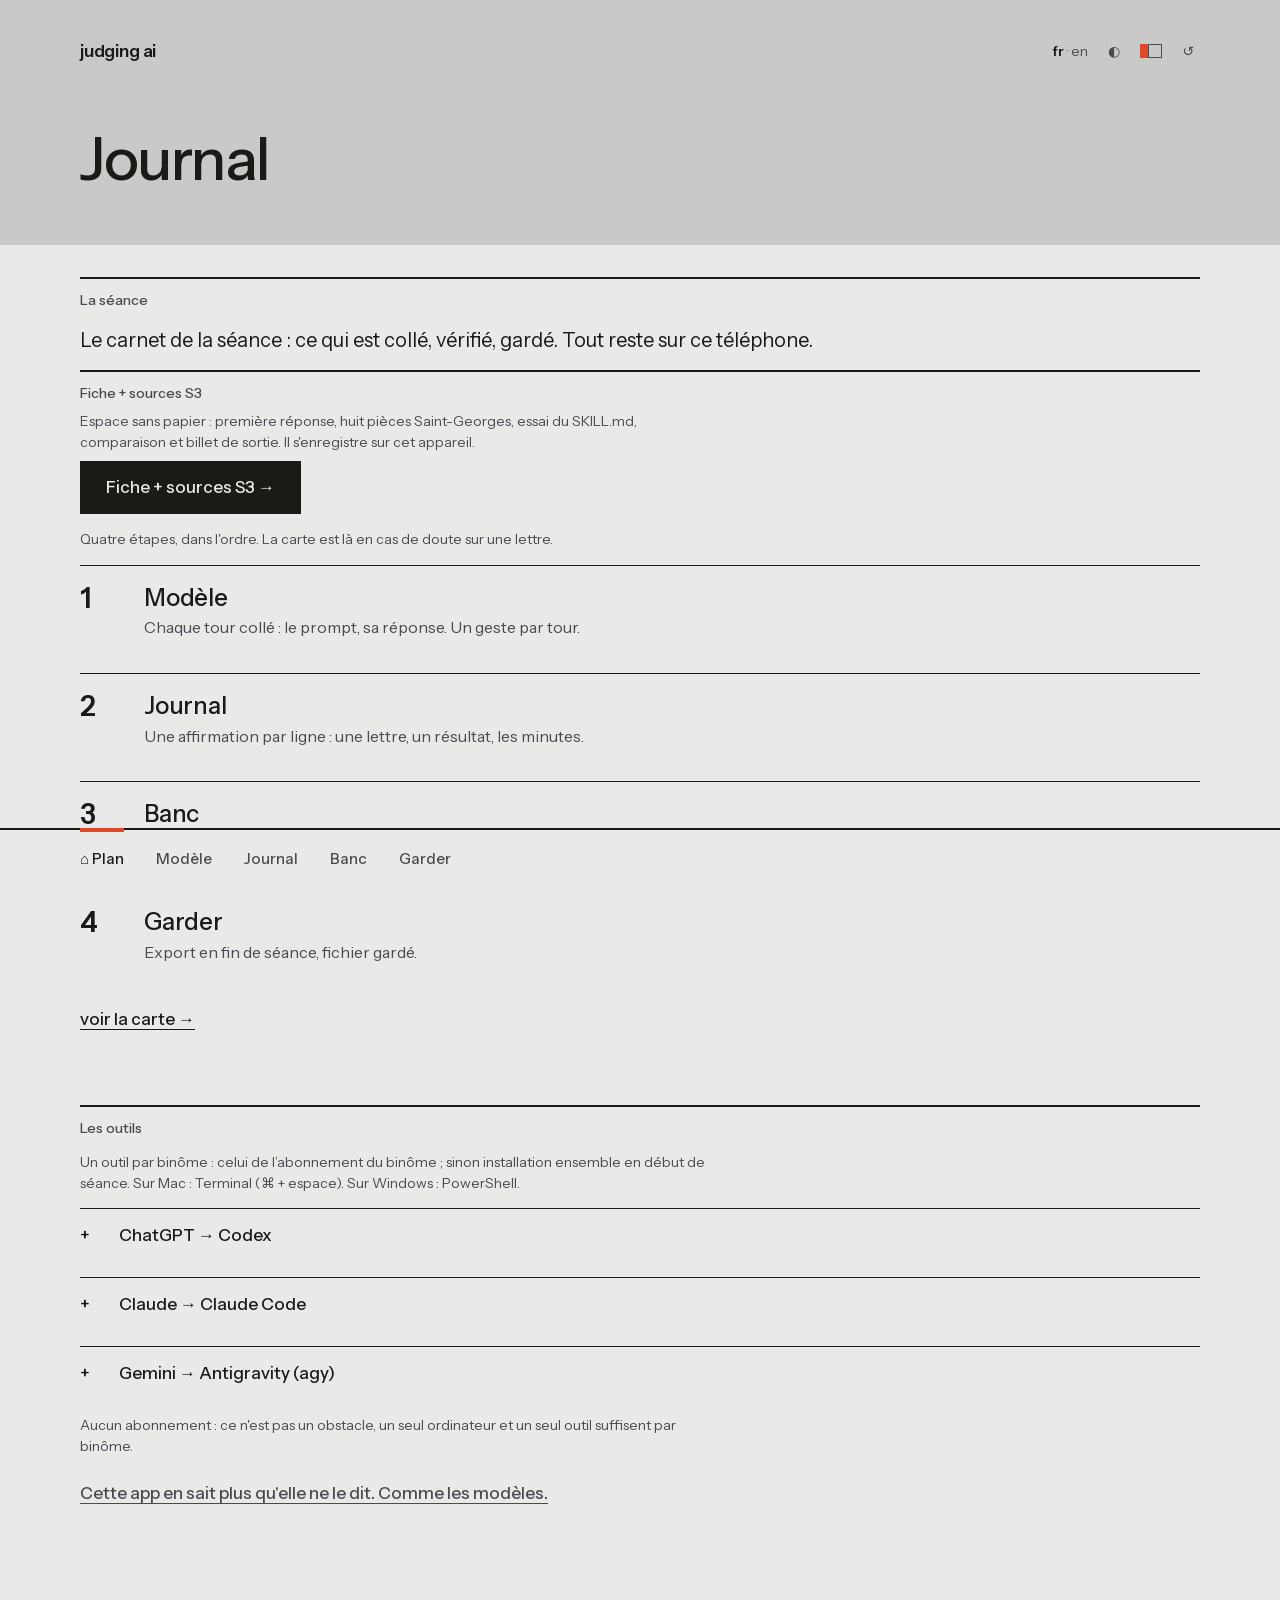
<file: journal/index.html>
<!doctype html>
<html lang="fr">
<head>
<meta charset="utf-8">
<meta name="viewport" content="width=device-width,initial-scale=1,viewport-fit=cover">
<meta name="apple-mobile-web-app-capable" content="yes">
<meta name="mobile-web-app-capable" content="yes">
<meta name="apple-mobile-web-app-title" content="Judging AI">
<link rel="manifest" href="../manifest.webmanifest">
<link rel="apple-touch-icon" href="../icon-180.png">
<link rel="icon" href="../icon-192.png">
<title>Judging AI · Journal</title>
<style>
/* Judging AI · the tokens, the faces and the header come from ../ds.css (design system « Juger l'IA » V3); this page keeps only its own layout. */

*{box-sizing:border-box}
html,body{margin:0;background:var(--fond);color:var(--encre);font:400 17px/1.5 var(--sans)}

/* l'en-tête d'une page : étiquette mono à gauche, boîte O·R·I·X à droite, filet orange */
.top{position:relative;height:2px;background:var(--orange);margin-top:2.6em}
.top .k{position:absolute;left:0;top:-2.0em;color:var(--sourd);font:500 15px/1 var(--mono);letter-spacing:.08em;padding:.5em 0}
.top .tag{position:absolute;right:0;top:-2.05em;background:var(--orange);color:var(--sur-orange);font:700 14px/1 var(--serif);letter-spacing:.28em;padding:.55em .8em .55em 1em;white-space:nowrap}

/* les voix */
.big{font:400 clamp(30px,8vw,56px)/1.15 var(--serif);margin:0}
.med{font:400 clamp(22px,5.4vw,34px)/1.3 var(--serif);margin:0}
.l{font:400 clamp(17px,4.2vw,22px)/1.45 var(--sans);margin:0;color:var(--encre)}
.q{font:italic 400 clamp(20px,5vw,30px)/1.3 var(--serif);margin:0}
.s{font:400 14px/1.4 var(--sans);color:var(--sourd);margin:0}
.m{font:400 14px/1.5 var(--mono);margin:0;padding:.35em .7em;border-left:2px solid var(--orange);background:var(--boite);white-space:pre-wrap;word-break:break-word}

/* une ligne : la lettre en mono orange, le texte */
.ln{display:grid;grid-template-columns:1.6em 1fr;gap:.7em;margin:0 0 .6em;word-break:break-word}
.ln .meta{color:var(--orange);font:500 14px/1.9 var(--mono)}
.ln .txt{font:400 clamp(17px,4.2vw,22px)/1.45 var(--sans)}
.ln .txt b{font-weight:700}

/* la lettre dans le texte */
.chip{display:inline-block;min-width:1.55em;text-align:center;font:600 .95em/1.5 var(--serif);border:2px solid var(--encre);border-radius:6px;padding:0 .3em;vertical-align:baseline}
.chip.x{border-color:var(--orange);color:var(--orange)}

hr.r{border:0;border-top:1px solid var(--trait);margin:.6em 0;width:100%}
.draw{width:min(46vw,220px);height:auto}
.help{color:var(--sourd);font:400 12px/1.5 var(--mono);opacity:.7}

button,input,textarea{font-size:16px;color:inherit;-webkit-tap-highlight-color:transparent}
/* on the design system: the band holds the header and the one heading; below it, ink on paper, ink rules, no boxes */
body>main{padding-bottom:calc(104px + env(safe-area-inset-bottom,0px))}
.page{display:flex;flex-direction:column;gap:.9em;padding-top:32px}
/* the rules span the band's grid; running text keeps its measure (ds.css) */
#app>.top:first-child{margin-top:0}
nav{position:fixed;left:0;right:0;bottom:0;z-index:6;background:var(--fond);border-top:2px solid var(--encre);padding:0 max(20px,env(safe-area-inset-right,0px)) max(14px,env(safe-area-inset-bottom,0px)) max(20px,env(safe-area-inset-left,0px))}
nav .in{max-width:1120px;margin:-2px auto 0;display:grid;grid-template-columns:repeat(5,1fr)}
nav button{background:none;border:0;min-height:58px;color:var(--sourd);font:500 15px/1.2 var(--sans);letter-spacing:0;padding:4px 2px 0;cursor:pointer}
nav button[aria-current=true]{color:var(--encre);box-shadow:inset 0 4px 0 var(--accent)}
@media (min-width:701px){nav{padding-left:40px;padding-right:40px}nav .in{display:flex;gap:32px}nav button{padding:4px 0 0}}
.grid{overflow-x:auto;-webkit-overflow-scrolling:touch}
.grid table{border-collapse:collapse;min-width:100%;font:400 14px/1.4 var(--sans)}
.grid th,.grid td{border-bottom:1px solid var(--encre);padding:8px 12px 8px 0;text-align:left;vertical-align:top;white-space:nowrap}
.grid th{color:var(--sourd);font-weight:500}
.grid td b{font:500 20px/1 var(--sans)}
.cell{background:none;border:0;border-bottom:1px solid var(--encre);border-radius:0;color:var(--encre);font:500 15px/1 var(--sans);min-height:44px;padding:0;cursor:pointer}
textarea{min-height:64px;resize:vertical}
textarea.raw,pre.raw{font:400 15px/1.55 var(--sans)}
textarea.raw{padding:10px 0 8px;min-height:110px}
.act,.txtbtn,.wink{align-self:flex-start}
.row{display:flex;gap:14px 28px;flex-wrap:wrap;align-items:center}
.letters button{width:54px;height:54px}
.entry{border-top:1px solid var(--encre);padding:.8em 0}
.entry summary{list-style:none;cursor:pointer}
.entry summary::-webkit-details-marker{display:none}
.entry .ln{margin:0}
/* « les outils »: a collapsible opens with + and closes with −, heading in weight 500, as skill/ */
.entry.outil .ln .meta::before{content:"+"}
.entry.outil[open] .ln .meta::before{content:"\2212"}
.entry.outil .ln .meta,.entry.outil .ln .txt b{font-weight:500}
.clock{font:500 22px var(--sans);font-variant-numeric:tabular-nums;min-width:76px}
.timer{display:flex;gap:18px 28px;align-items:center}
.stats{display:grid;grid-template-columns:repeat(3,minmax(0,1fr));gap:0;border-top:2px solid var(--encre);border-bottom:2px solid var(--encre)}
.stats div{padding:14px 16px 16px 0}
.stats div+div{border-left:1px solid var(--encre);padding-left:16px}
.stats b{display:block;font:500 32px/1.1 var(--sans);letter-spacing:-.02em}
.stats span{display:block;margin-top:4px;font:400 14px/1.35 var(--sans);letter-spacing:0;color:var(--sourd)}
.tour{border-top:1px solid var(--encre);padding:.6em 0}
.tour>summary{list-style:none;cursor:pointer}
.tour>summary::-webkit-details-marker{display:none}
.ln .sub{word-break:break-word}
span.help{display:inline-block}
.help::first-letter{text-transform:uppercase}
pre.raw{white-space:pre-wrap;word-break:break-word;margin:0;max-height:300px;overflow:auto}
.item{display:block;width:100%;text-align:left;background:none;border:0;border-top:1px solid var(--encre);border-radius:0;color:var(--encre);padding:.8em 0;font:500 19px/1.35 var(--sans);letter-spacing:-.01em;cursor:pointer}
.item small{display:block;font:400 14px/1.5 var(--sans);letter-spacing:0;color:var(--sourd)}
.banner{margin:28px 0 0;color:var(--encre);font:600 14px/1.4 var(--sans)}
.banner::before{content:"";display:inline-block;width:10px;height:10px;background:var(--encre);margin-right:8px;vertical-align:0}
.empty{color:var(--sourd);font:400 17px/1.5 var(--sans);padding:.6em 0}
pre.out{white-space:pre-wrap;word-break:break-word;max-height:300px;overflow:auto;margin:0}
dialog::backdrop{background:var(--voile)}
body>.toast{bottom:calc(76px + env(safe-area-inset-bottom,0px))}
.step{display:grid;grid-template-columns:48px 1fr;gap:4px 16px;width:100%;text-align:left;background:none;border:0;border-top:1px solid var(--encre);border-radius:0;color:var(--encre);padding:18px 0;cursor:pointer}
.step .n{font:600 28px/1 var(--sans);letter-spacing:-.02em;color:var(--encre)}
.step b{font:500 24px/1.2 var(--sans);letter-spacing:-.01em}
.step span.d{grid-column:2;font:400 16px/1.45 var(--sans);color:var(--sourd)}
.num{display:grid;grid-template-columns:repeat(auto-fill,minmax(120px,1fr));gap:4px 16px}
.num label{margin:.7em 0 .2em}
.next{border:0;border-top:2px solid var(--encre);background:none;padding:12px 0 0;display:flex;flex-direction:column;gap:.55em}
.next .tag{font:500 14px/1.3 var(--sans);letter-spacing:0;color:var(--sourd)}
.next pre.raw{border-top:0;padding-top:0;max-height:none}
.next .row{gap:14px 28px}
@media (orientation:landscape) and (max-height:500px){
 .page{padding-top:.7em;gap:.6em}
 nav button{min-height:40px}
 nav{padding-bottom:max(6px,env(safe-area-inset-bottom,0px))}
 body>main{padding-bottom:calc(70px + env(safe-area-inset-bottom,0px))}
 body>.toast{bottom:calc(52px + env(safe-area-inset-bottom,0px))}
 .stats b{font-size:24px}
}
@media print{.ja-bande .outils,nav,button,.noprint{display:none!important}}
</style>
<link rel="stylesheet" href="../ds.css">
</head>
<body>
<header class="ja-bande" id="bande"><div class="ja-page">
<div class="ja-tete"><span class="ja-mot"><span>judging ai</span></span><span class="outils"><span id="save" class="save"></span><button type="button" id="lang" class="ja-langue"><b>fr</b> · en</button><button type="button" id="theme">◐</button><button type="button" id="paire"></button></span></div>
<div id="banner" class="banner" hidden></div>
<h1 class="ja-question">Journal</h1>
</div></header>
<main id="app"></main>
<nav class="noprint"><div class="in" id="tabs"></div></nav>
<div id="toast" class="toast" role="status" aria-live="polite"></div>
<dialog id="dlg"><form method="dialog" id="dlgf"></form></dialog>
<script>document.getElementById("dlg").addEventListener("click",function(e){var r=this.getBoundingClientRect();if(e.target===this&&(e.clientX<r.left||e.clientX>r.right||e.clientY<r.top||e.clientY>r.bottom))this.close("");});</script>
<input type="file" id="fileIn" accept=".json,application/json" hidden>
<script id="carte" type="application/json">{"categorie": {"fr": "statut", "en": "standing"}, "titre": {"fr": "O·R·I·X : le {categorie} d'une affirmation, jamais sa vérité", "en": "O·R·I·X: the {categorie} of a claim, never its truth"}, "lettres": [{"l": "O", "nom": "Observation", "fr": {"def": "un constat : quelqu'un l'a vu, mesuré ou compté, et dit quand", "question": "qui l'a constaté, à quelle date ?", "piege": "une phrase peut imiter la forme d'un relevé sans relevé ; le relevé d'un autre, recopié, est une source (R)"}, "en": {"def": "an observation: someone saw, measured or counted it, and says when", "question": "who observed it, on what date?", "piege": "a sentence can imitate the form of a survey without a survey; someone else's survey, copied, is a source (R)"}}, {"l": "R", "nom": "Retrieval", "fr": {"def": "une source nommée, ouverte, qui dit cela", "question": "quelle source, et dit-elle cela ?", "piege": "la source existe mais ne dit pas cela, le mal attribué : ce n'est plus R ; I si elle en dit une partie et que la phrase fait le pas, X si elle n'en dit rien"}, "en": {"def": "a named source, opened, that says it", "question": "which source, and does it say that?", "piege": "the source exists but does not say that, the misattributed: it is no longer R; I if it says part of it and the sentence takes the step, X if it says nothing of it"}}, {"l": "I", "nom": "Inference", "fr": {"def": "des prémisses (O ou R) et un pas qu'elles ne font pas elles-mêmes, dit ou non", "question": "depuis quelles prémisses ?", "piege": "l'inférence qui ne se dit pas : elle prend l'air d'un O ou d'un R"}, "en": {"def": "premises (O or R) and a step they do not take themselves, said or not", "question": "from which premises?", "piege": "the inference that does not say so: it looks like an O or an R"}}, {"l": "X", "nom": "Invention", "fr": {"def": "la forme d'un fait ; rien de ce qu'elle avance ne la porte", "question": "qu'est-ce qui le porte ? rien", "piege": "une invention peut être vraie par hasard ; elle reste une invention"}, "en": {"def": "the form of a fact; nothing it puts forward carries it", "question": "what carries it? nothing", "piege": "an invention can be true by chance; it remains an invention"}}], "regles": {"fr": ["Une seule question : qu'est-ce qui porte cette affirmation, telle qu'elle a été faite ? O, R, I et X en sont les quatre réponses, données une fois le lien vérifié. Avant, « à vérifier » n'est pas une lettre.", "{Categorie} ≠ vérité. Une affirmation vraie peut être une invention ; une fausse peut être un retrieval correct d'une source qui se trompe.", "Ce qu'on trouve après coup porte une autre affirmation : la nôtre, avec sa propre lettre.", "Un modèle constate ce qu'il a sous les yeux : une page, un plan, un calcul. Le bâtiment, jamais : ce qu'il en dit passe par R ou par I.", "Scinder les clauses composées. « Érigé en 1932, l'un des mieux conservés » = deux affirmations.", "Une absence est une affirmation sur l'espace cherché. « Introuvable » s'écrit avec ce qui a été cherché, ou ne s'écrit pas."], "en": ["One question: what carries this claim, as it was made? O, R, I and X are its four answers, given once the link is checked. Before that, “to be checked” is not a letter.", "{Categorie} ≠ truth. A true claim can be an invention; a false one can be a correct retrieval from a source that is wrong.", "What we find afterwards carries another claim: ours, with its own letter.", "A model observes what is in front of it: a page, a drawing, a calculation. Never the building: what it says about the building goes through R or I.", "Split compound clauses. “Built in 1932, one of the best preserved” = two claims.", "An absence is a claim about the space searched. “Not found” is written with what was searched, or not written at all."]}, "actions": ["Classify", "Verify", "Bound", "Decide and defend"], "cours": {"fr": "Juger l'IA : preuves et autorité", "en": "Judging AI: Evidence and Authority"}, "actions_i18n": {"fr": ["Classer", "Vérifier", "Borner", "Décider et défendre"], "en": ["Classify", "Verify", "Bound", "Decide and defend"]}}</script>
<script>/* Judging AI · analyse d'une réponse collée.
   Découpe une réponse de modèle en affirmations et y repère ce qui se vérifie : références,
   dates, chiffres précis, réserves, « vérifié » dit par le modèle, offres. Interroge ensuite
   les registres publics (jamais un modèle). Ne décide ni du statut ni du verdict. */
var ANALYSE = (function () {
  "use strict";

  var ABBR = /(?:^|[\s(])(?:p|pp|n°|no|vol|éd|ed|eds|dir|coll|cf|env|av|apr|J\.-C|M|Mme|Mlle|Dr|St|Ste|Mt|et al|fig|ch|chap|op|cit|ibid|vs|etc|i\.e|e\.g|sept|oct|nov|déc|janv|févr|avr|juil|Jr|Sr|Inc|Ltd|Co|av\. J\.-C)\.$/i;
  var INITIAL = /(?:^|\s)[A-ZÀ-Ö]\.$/;

  var HEDGE = [
    /non vérifi/i, /pas vérifi/i, /pas pu (?:vérifier|confirmer|ouvrir)/i, /je ne (?:peux|pourrais|suis) pas/i,
    /pas (?:certain|sûr)/i, /probablement/i, /vraisemblabl/i, /plausible/i, /de seconde main/i, /de mémoire/i,
    /non garanti/i, /à confirmer/i, /incertain/i, /il semble/i, /aurait été/i, /serait\b/i,
    /not verified/i, /unverified/i, /\bcould ?n[o']t (?:verify|confirm|access)/i, /\bcannot (?:verify|confirm)/i,
    /\bprobably\b/i, /\blikely\b/i, /second-hand/i, /from memory/i, /not guaranteed/i, /\bunclear\b/i, /\bappears to\b/i,
    /\b40[34]\b/
  ];
  var SELF = [
    /\bvérifi(?:é|ée|és|ées)\b/i, /j'ai (?:vérifié|consulté|confirmé)/i, /\bje confirme\b/i, /réellement consulté/i,
    /\bverified\b/i, /\bi (?:have )?(?:checked|confirmed|consulted)\b/i, /\bconfirmed\b/i
  ];
  var OFFER = /^(?:veux-tu|voulez-vous|souhaites?-tu|souhaitez-vous|tu veux|si tu (?:veux|le souhaites)|dis-moi si|je peux (?:aussi|également|te|vous)|would you like|do you want|want me to|shall i|should i|let me know if|i can also)\b/i;
  var NEGSELF = /(?:\bpas\b|\bnon\b|\bnot\b|n't\b|\bnever\b|\bjamais\b)\W+(?:\w+\W+){0,2}(?:vérifi|verif|confirm|consult)/i;
  var REFWORD = /\b(?:monographie|livre|ouvrage|revue|article|thèse|mémoire|rapport|plan|coupe|relevé|photo(?:graphie)?|archives?|registre|fonds|cote|book|monograph|journal|paper|thesis|report|survey|photograph|archive|register)\b/i;
  var SELFTALK = /^(?:je |j'|voici|voilà|laisse-moi|honnêtement|par honnêteté|i |i'm |i've |here (?:is|are)|let me|to be honest)/i;

  var RX = {
    md: /\[([^\]]+)\]\((https?:\/\/[^)\s]+)\)/g,
    url: /https?:\/\/[^\s)\]>»"'<]+/g,
    doi: /\b10\.\d{4,9}\/[^\s"'<>»)\]]+/gi,
    arxiv: /\barXiv[:\s]*(\d{4}\.\d{4,5})(?:v\d+)?/gi,
    isbn: /\bISBN(?:-1[03])?[:\s]*((?:97[89][\s-]?)?(?:\d[\s-]?){9}[\dXx])/gi,
    year: /\b(1[5-9]\d\d|20\d\d)\b/g,
    page: /\bpp?\.\s?\d+(?:\s?[-–]\s?\d+)?/gi,
    num: /\b\d{1,3}(?:[  .,]\d{3})*(?:[.,]\d+)?\s?(?:%|‰|m²|m2|m³|km²|km|cm|mm|m\b|ha\b|kg|t\b|W\b|kW|MW|kWh|€|\$|USD|LBP|£|étages?|floors?|storeys?|niveaux?|chambres?|rooms?|places?|mètres|meters|metres|ans\b|years?\b)/gi,
    dim: /\b\d+(?:[.,]\d+)?\s?[×x]\s?\d+(?:[.,]\d+)?(?:\s?m)?\b/g,
    title: /«\s*([^»]{4,160}?)\s*»|“([^”]{4,160}?)”|"([^"]{4,160}?)"|\*([^*\n]{4,120}?)\*/g
  };

  function uniq(a) { var s = {}, o = []; a.forEach(function (x) { var k = String(x).toLowerCase(); if (!s[k]) { s[k] = 1; o.push(x); } }); return o; }
  function trimPunct(s) { return s.replace(/[.,;:!?»”"')\]]+$/, ""); }
  function all(rx, s, g) { var out = [], m; rx.lastIndex = 0; while ((m = rx.exec(s))) out.push(g === undefined ? m[0] : (m[g] || "")); return out; }

  function plain(line) {
    return line
      .replace(RX.md, function (_, t, u) { return t + " (" + u + ")"; })
      .replace(/\*\*([^*]+)\*\*/g, "$1").replace(/__([^_]+)__/g, "$1")
      .replace(/^\s{0,3}#{1,6}\s+/, "")
      .replace(/^\s*(?:[-*•·◦▪]|\d+[.)])\s+/, "")
      .replace(/`([^`]+)`/g, "$1")
      .trim();
  }

  function splitSentences(line) {
    var out = [], start = 0;
    for (var i = 0; i < line.length; i++) {
      var c = line[i];
      if (c !== "." && c !== "!" && c !== "?" && c !== "…") continue;
      var next = line.slice(i + 1);
      var m = next.match(/^([»”")\]]*)\s+(?=[A-ZÀ-ÖØ-Þ«“"(\d])/);
      if (!m) continue;
      var head = line.slice(start, i + 1);
      if (c === "." && (ABBR.test(head) || INITIAL.test(head) || /\d\.$/.test(head) && /^\s*\d/.test(next))) continue;
      if (c === "." && /https?:\/\/\S*$/.test(head)) continue;
      out.push(line.slice(start, i + 1 + m[1].length).trim());
      start = i + 1 + m[0].length;
      i = start - 1;
    }
    var rest = line.slice(start).trim();
    if (rest) out.push(rest);
    return out;
  }

  function detect(text) {
    var urls = [];
    text.replace(RX.md, function (_, t, u) { urls.push(u); return ""; });
    urls = uniq(urls.concat(all(RX.url, text).map(trimPunct)));
    var dois = uniq(all(RX.doi, text).map(trimPunct).concat(
      urls.map(function (u) { var m = u.match(/doi\.org\/(10\.\d{4,9}\/.+)$/i); return m ? decodeURIComponent(m[1]) : null; }).filter(Boolean)));
    var arxiv = uniq(all(RX.arxiv, text, 1).concat(
      urls.map(function (u) { var m = u.match(/arxiv\.org\/(?:abs|pdf)\/(\d{4}\.\d{4,5})/i); return m ? m[1] : null; }).filter(Boolean)));
    var isbns = uniq(all(RX.isbn, text, 1).map(function (s) { return s.replace(/[\s-]/g, "").toUpperCase(); }));
    var titles = [], m; RX.title.lastIndex = 0;
    while ((m = RX.title.exec(text))) { var tt = (m[1] || m[2] || m[3] || m[4] || "").trim(); if (tt && !/^https?:/.test(tt)) titles.push(tt); }
    var nums = uniq(all(RX.dim, text).concat(all(RX.num, text)).map(function (s) { return s.trim(); }));
    nums = nums.filter(function (n) { return !nums.some(function (o) { return o !== n && o.length > n.length && o.indexOf(n) >= 0; }); });
    return {
      urls: urls, dois: dois, arxiv: arxiv, isbns: isbns, titles: uniq(titles),
      years: uniq(all(RX.year, text, 1)), pages: uniq(all(RX.page, text)), numbers: nums,
      hedge: HEDGE.some(function (r) { return r.test(text); }),
      self: SELF.some(function (r) { return r.test(text); }) && !NEGSELF.test(text),
      refword: REFWORD.test(text),
      offer: OFFER.test(text) || (/\?\s*$/.test(text) && /\b(tu|vous|te|you)\b/i.test(text)),
      selftalk: SELFTALK.test(text)
    };
  }

  /* Réponse au format demandé par l'app : une affirmation, sa référence, ce qui reste non vérifié.
     Quatre écritures acceptées (lignes à barres, blocs, JSON, liste numérotée). Retourne null si
     la réponse n'est pas au format ; l'analyse générale prend alors le relais. */
  function structured(raw) {
    var s = String(raw || "").trim(), recs = [], extra = 0;
    var ls = s.split(/\r?\n/).filter(function (l) { return l.trim(); });
    if (!ls.length) return null;
    var j = s.replace(/^```(?:json)?\s*|\s*```$/g, "");
    if (/^\s*\[/.test(j)) {
      try { var d = JSON.parse(j); if (Array.isArray(d)) { d.forEach(function (x) { if (x && typeof x === "object") recs.push({ affirmation: String(x.affirmation || x.claim || ""), reference: String(x.reference || x.référence || ""), reste: String(x.non_verifie || x.non_vérifié || x.unverified || "") }); }); return recs.length ? { format: "json", recs: recs, extra: 0 } : null; } } catch (e) {}
    }
    var pipes = ls.map(function (l) { return l.trim().replace(/^\||\|$/g, "").split("|").map(function (x) { return x.trim(); }); });
    var okPipes = pipes.filter(function (p) { return p.length === 3 && !/^affirmation$/i.test(p[0]) && !/^[-: ]+$/.test(p.join("")); });
    if (okPipes.length && okPipes.length >= ls.length - 2) {
      return { format: "barres", recs: okPipes.map(function (p) { return { affirmation: p[0], reference: p[1], reste: p[2] }; }), extra: ls.length - okPipes.length };
    }
    var num = ls.map(function (l) { return l.match(/^\s*\d+[.)]\s*(.+?)\s+[—–-]\s*r[ée]f(?:[ée]rence)?\s*:\s*(.+?)\s+[—–-]\s*(?:non v[ée]rifi[ée]|unverified)\s*:\s*(.+)$/i); }).filter(Boolean);
    if (num.length && num.length >= ls.length - 2) {
      return { format: "numéros", recs: num.map(function (m) { return { affirmation: m[1].replace(/^\[|\]$/g, ""), reference: m[2].replace(/^\[|\]$/g, ""), reste: m[3].replace(/^\[|\]$/g, "") }; }), extra: ls.length - num.length };
    }
    var cur = null;
    ls.forEach(function (l) {
      var m;
      if ((m = l.match(/^\s*[-*•]?\s*(?:Affirmation|Claim)\s*:\s*(.+)$/i))) { cur = { affirmation: m[1].trim(), reference: "", reste: "" }; recs.push(cur); }
      else if (cur && (m = l.match(/^\s*R[ée]f[ée]rence\s*:\s*(.+)$/i))) cur.reference = m[1].trim();
      else if (cur && (m = l.match(/^\s*(?:Non v[ée]rifi[ée]|Unverified)\s*:\s*(.+)$/i))) cur.reste = m[1].trim();
      else extra++;
    });
    if (recs.length && extra <= 2) return { format: "blocs", recs: recs, extra: extra };
    return null;
  }

  function analyse(raw) {
    var st = structured(raw);
    if (st) {
      var its = st.recs.map(function (r) {
        var d = detect(r.affirmation + " " + r.reference);
        d.hedge = d.hedge || !/^\s*(rien|nothing|none|aucun)\s*\.?\s*$/i.test(r.reste);
        return { kind: "claim", text: r.affirmation, reference: r.reference, reste: r.reste, section: "", bullet: true, d: d };
      });
      var refsN = 0; its.forEach(function (c) { refsN += c.d.urls.length + c.d.dois.length + c.d.arxiv.length + c.d.isbns.length; });
      return { format: st.format, horsFormat: st.extra, items: its, stats: {
        mots: String(raw || "").split(/\s+/).filter(Boolean).length, affirmations: its.length, surLuiMeme: 0, offres: 0,
        references: refsN, reserves: its.filter(function (c) { return !/^\s*(rien|nothing|none)\s*\.?\s*$/i.test(c.reste); }).length,
        verifieDit: 0, chiffres: its.reduce(function (n, c) { return n + c.d.numbers.length; }, 0) } };
    }
    var lines = String(raw || "").replace(/\r\n?/g, "\n").split("\n");
    var items = [], section = "", inCode = false;
    lines.forEach(function (ln) {
      if (/^\s*```/.test(ln)) { inCode = !inCode; return; }
      if (!ln.trim() || /^\s*[-*_]{3,}\s*$/.test(ln)) return;
      var bullet = /^\s*(?:[-*•·◦▪]|\d+[.)])\s+/.test(ln);
      var p = plain(ln);
      if (!p) return;
      var words = p.split(/\s+/).length;
      RX.url.lastIndex = 0;
      var isHeading = !inCode && (/^\s{0,3}#{1,6}\s/.test(ln) || (!/[.!?…»”]$/.test(p) && words <= 10 && !/https?:\/\//.test(p) && !/\d{3,}/.test(p) && !/ : \S/.test(p)) || (/:\s*$/.test(p) && words <= 10));
      if (isHeading) { section = p.replace(/:\s*$/, ""); items.push({ kind: "heading", text: section }); return; }
      (inCode ? [p] : splitSentences(p)).forEach(function (s) {
        var d = detect(s);
        var kind = d.offer ? "offer" : d.selftalk ? "self" : "claim";
        items.push({ kind: kind, text: s, section: section, bullet: bullet, d: d });
      });
    });
    var claims = items.filter(function (x) { return x.kind !== "heading"; });
    var refs = 0;
    claims.forEach(function (c) { refs += c.d.urls.length + c.d.dois.length + c.d.arxiv.length + c.d.isbns.length + c.d.titles.length; });
    return {
      items: items,
      stats: {
        mots: String(raw || "").split(/\s+/).filter(Boolean).length,
        affirmations: claims.filter(function (c) { return c.kind === "claim"; }).length,
        surLuiMeme: claims.filter(function (c) { return c.kind === "self"; }).length,
        offres: claims.filter(function (c) { return c.kind === "offer"; }).length,
        references: refs,
        reserves: claims.filter(function (c) { return c.d.hedge; }).length,
        verifieDit: claims.filter(function (c) { return c.d.self && c.kind !== "offer"; }).length,
        chiffres: claims.reduce(function (n, c) { return n + c.d.numbers.length + c.d.pages.length; }, 0)
      }
    };
  }

  /* ---------- registres ---------- */
  function timed(url, ms) {
    var ctl = typeof AbortController === "function" ? new AbortController() : null;
    var t = setTimeout(function () { if (ctl) ctl.abort(); }, ms || 9000);
    return fetch(url, ctl ? { signal: ctl.signal, headers: { Accept: "application/json" } } : {}).then(function (r) { clearTimeout(t); return r; }, function (e) { clearTimeout(t); throw e; });
  }
  function doiPath(doi) { return doi.split("/").map(encodeURIComponent).join("/"); }
  function authors(list) { return (list || []).slice(0, 3).map(function (a) { return a.family || a.name || ""; }).filter(Boolean).join(", ") + ((list || []).length > 3 ? " et al." : ""); }
  function res(registre, statut, detail, lien) { return { registre: registre, statut: statut, detail: detail || "", lien: lien || "", quand: new Date().toISOString() }; }

  function viaDataCite(doi) {
    return timed("https://api.datacite.org/dois/" + doiPath(doi)).then(function (r) {
      if (r.status === 404) return res("DataCite", "absent", "", "https://doi.org/" + doi);
      if (!r.ok) throw new Error(r.status);
      return r.json().then(function (j) { var a = j.data.attributes;
        return res("DataCite", "trouve", [(a.titles && a.titles[0] && a.titles[0].title) || "", (a.creators || []).slice(0, 3).map(function (c) { return c.familyName || c.name; }).join(", "), a.publicationYear, a.publisher].filter(Boolean).join(" · "), "https://doi.org/" + doi); });
    });
  }
  function checkDoi(doi) {
    return timed("https://api.crossref.org/works/" + doiPath(doi)).then(function (r) {
      if (r.status === 404) return viaDataCite(doi).then(function (x) { return x.statut === "absent" ? res("Crossref + DataCite", "absent", "", "https://doi.org/" + doi) : x; });
      if (!r.ok) throw new Error(r.status);
      return r.json().then(function (j) { var m = j.message, y = m.issued && m.issued["date-parts"] && m.issued["date-parts"][0] && m.issued["date-parts"][0][0];
        return res("Crossref", "trouve", [(m.title || [])[0], authors(m.author), y, (m["container-title"] || [])[0]].filter(Boolean).join(" · "), "https://doi.org/" + doi); });
    }).catch(function () { return res("Crossref", "injoignable", "", "https://doi.org/" + doi); });
  }
  function checkArxiv(id) {
    return viaDataCite("10.48550/arXiv." + id).then(function (x) { x.registre = "arXiv (DataCite)"; x.lien = "https://arxiv.org/abs/" + id; return x; })
      .catch(function () { return res("arXiv", "injoignable", "", "https://arxiv.org/abs/" + id); });
  }
  function checkIsbn(isbn) {
    return timed("https://openlibrary.org/isbn/" + encodeURIComponent(isbn) + ".json").then(function (r) {
      if (r.status === 404) return res("Open Library", "absent", "absent d'Open Library, ce qui ne prouve pas que le livre n'existe pas", "https://search.worldcat.org/search?q=bn:" + isbn);
      if (!r.ok) throw new Error(r.status);
      return r.json().then(function (j) { return res("Open Library", "trouve", [j.title, j.publish_date, (j.publishers || [])[0]].filter(Boolean).join(" · "), "https://openlibrary.org/isbn/" + isbn); });
    }).catch(function () { return res("Open Library", "injoignable", "", "https://search.worldcat.org/search?q=bn:" + isbn); });
  }
  function checkTitle(q) {
    return timed("https://api.crossref.org/works?rows=3&select=DOI,title,author,issued,container-title&query.bibliographic=" + encodeURIComponent(q)).then(function (r) {
      if (!r.ok) throw new Error(r.status);
      return r.json().then(function (j) { var it = (j.message && j.message.items) || [];
        if (!it.length) return res("Crossref · recherche", "absent", "aucun candidat", "");
        return res("Crossref · recherche", "candidats", it.map(function (m) { var y = m.issued && m.issued["date-parts"] && m.issued["date-parts"][0] && m.issued["date-parts"][0][0];
          return [(m.title || [])[0], authors(m.author), y, m.DOI].filter(Boolean).join(" · "); }).join("\n"), "");
      });
    }).catch(function () { return res("Crossref · recherche", "injoignable", "", ""); });
  }
  function checkUrl(u) {
    var w = u.match(/^https?:\/\/([a-z-]+)\.(?:m\.)?wikipedia\.org\/wiki\/([^#?\s]+)/i);
    var archive = "https://web.archive.org/web/*/" + u;
    if (!w) return Promise.resolve(res("lien", "a-ouvrir", "à ouvrir soi-même ; archive : " + archive, u));
    return timed("https://" + w[1] + ".wikipedia.org/api/rest_v1/page/summary/" + w[2]).then(function (r) {
      if (r.status === 404) return res("Wikipédia", "absent", "page inexistante", u);
      if (!r.ok) throw new Error(r.status);
      return r.json().then(function (j) { return res("Wikipédia", "trouve", (j.title || "") + " · " + (j.extract || "").slice(0, 400), u); });
    }).catch(function () { return res("Wikipédia", "injoignable", "", u); });
  }

  /* Interroge les registres pour chaque identifiant repéré. cache : { clé: résultat } ; onEach(clé, résultat). */
  function registres(items, cache, onEach) {
    var jobs = [];
    items.forEach(function (c) {
      if (!c.d) return;
      c.d.dois.forEach(function (x) { jobs.push(["doi:" + x.toLowerCase(), function () { return checkDoi(x); }]); });
      c.d.arxiv.forEach(function (x) { jobs.push(["arxiv:" + x, function () { return checkArxiv(x); }]); });
      c.d.isbns.forEach(function (x) { jobs.push(["isbn:" + x, function () { return checkIsbn(x); }]); });
      c.d.urls.forEach(function (x) { if (!/doi\.org|arxiv\.org/i.test(x)) jobs.push(["url:" + x, function () { return checkUrl(x); }]); });
      if (!c.d.dois.length && !c.d.arxiv.length && !c.d.isbns.length)
        c.d.titles.forEach(function (x) { if (x.split(/\s+/).length >= 3) jobs.push(["titre:" + x.toLowerCase(), function () { return checkTitle(x); }]); });
    });
    var seen = {};
    jobs = jobs.filter(function (j) { if (seen[j[0]] || (cache && cache[j[0]] && cache[j[0]].statut !== "injoignable")) return false; seen[j[0]] = 1; return true; });
    var i = 0;
    function next() {
      if (i >= jobs.length) return Promise.resolve(jobs.length);
      var j = jobs[i++];
      return j[1]().then(function (r) { if (cache) cache[j[0]] = r; if (onEach) onEach(j[0], r); return new Promise(function (ok) { setTimeout(ok, 250); }); }).then(next);
    }
    return next();
  }
  function cles(c) {
    if (!c.d) return [];
    var k = [];
    c.d.dois.forEach(function (x) { k.push("doi:" + x.toLowerCase()); });
    c.d.arxiv.forEach(function (x) { k.push("arxiv:" + x); });
    c.d.isbns.forEach(function (x) { k.push("isbn:" + x); });
    c.d.urls.forEach(function (x) { if (!/doi\.org|arxiv\.org/i.test(x)) k.push("url:" + x); });
    if (!c.d.dois.length && !c.d.arxiv.length && !c.d.isbns.length) c.d.titles.forEach(function (x) { if (x.split(/\s+/).length >= 3) k.push("titre:" + x.toLowerCase()); });
    return k;
  }

  /* ---------- le prochain tour ----------
     Propose des prompts à recoller dans la conversation, un geste chacun, à partir de l'analyse
     et des réponses des registres. Un prompt transmet ce que dit le registre ; il ne demande
     jamais au modèle si sa propre référence existe. */
  var FORMAT_FR = "Réponds uniquement par des blocs de ce format exact, un bloc par affirmation, rien avant ni après :\n- Affirmation : …\n  Référence : DOI, ISBN, URL ou cote exacte, ou « aucune »\n  Non vérifié : ce que tu n'as pas pu confirmer, ou « rien »\nAu plus 5 blocs. Pas de titre, pas de commentaire, pas de proposition.";
  var FORMAT_EN = "Answer only with blocks in this exact format, one block per claim, nothing before or after:\n- Claim: …\n  Reference: exact DOI, ISBN, URL or call number, or “none”\n  Unverified: what you could not confirm, or “nothing”\nAt most 5 blocks. No title, no comment, no offer.";
  var P = {
    fr: {
      resserrer: "Réponds seulement à ma question, en 3 puces au plus. Rien d'autre.",
      source: "Pour chaque affirmation, donne la référence exacte : DOI, ISBN, URL ou cote d'archive. Si tu n'en as pas, écris « aucune ».",
      remplissage: "Sans phrase d'introduction, sans commentaire sur toi-même, sans proposition à la fin.",
      forme: FORMAT_FR,
      reserves: "Sépare en deux listes : ce qui vient d'une source que tu nommes, et le reste.",
      verifie: "N'écris pas « vérifié ». Pour chaque affirmation, dis seulement d'où elle vient.",
      absent: function (k) { return "Le registre ne contient pas " + k + ". Retire cette référence, ou remplace-la par une référence que je peux retrouver."; },
      chiffres: function (n) { return "Pour " + n + ", donne la source exacte du chiffre, ou retire-le."; },
      unique: "Ma question : ",
      g: { resserrer: "Resserrer", source: "Exiger la source", remplissage: "Retirer le remplissage", forme: "Imposer la forme", corriger: "Corriger le modèle", unique: "Tout dire en une fois" }
    },
    en: {
      resserrer: "Answer only my question, in 3 bullets at most. Nothing else.",
      source: "For each claim, give the exact reference: DOI, ISBN, URL or archive call number. If you have none, write “none”.",
      remplissage: "No introduction, no comments about yourself, no offer at the end.",
      forme: FORMAT_EN,
      reserves: "Split into two lists: what comes from a source you name, and the rest.",
      verifie: "Don't write “verified”. For each claim, just say where it comes from.",
      absent: function (k) { return "The registry has no record of " + k + ". Remove that reference, or replace it with one I can find."; },
      chiffres: function (n) { return "For " + n + ", give the exact source of the figure, or remove it."; },
      unique: "My question: ",
      g: { resserrer: "Narrow", source: "Ask for the source", remplissage: "Remove filler", forme: "Set the format", corriger: "Correct the model", unique: "Say it all at once" }
    }
  };
  var GESTE_INDEX = { resserrer: 0, source: 1, remplissage: 2, forme: 3, corriger: 4, unique: 6 };

  function suggest(a, cache, lang, question) {
    var L = P[lang] || P.fr, s = a.stats, out = [];
    var claims = a.items.filter(function (x) { return x.kind === "claim"; });
    function add(g, text, why) { out.push({ geste: g, gesteIndex: GESTE_INDEX[g], label: L.g[g], prompt: text, pourquoi: why }); }

    var absent = [];
    claims.forEach(function (c) { cles(c).forEach(function (k) { var r = cache && cache[k]; if (r && r.statut === "absent" && !/^url:/.test(k)) absent.push(k.replace(/^(doi|arxiv|isbn|titre):/, "")); }); });
    uniq(absent).slice(0, 3).forEach(function (k) { add("corriger", L.absent(k), "registre : absent"); });

    if (s.affirmations > 4 || s.mots > 120) add("resserrer", L.resserrer, s.affirmations + " · " + s.mots);
    var noId = claims.filter(function (c) { return (c.d.titles.length || c.d.refword) && !c.d.urls.length && !c.d.dois.length && !c.d.isbns.length && !c.d.arxiv.length; }).length;
    var bare = claims.filter(function (c) { return !c.d.urls.length && !c.d.dois.length && !c.d.isbns.length && !c.d.arxiv.length; }).length;
    if (noId || (bare && s.references === 0)) add("source", L.source, (noId || bare) + "");
    if (s.affirmations <= 4 && s.mots <= 120 && !out.length && !noId) {}
    if (s.offres || s.surLuiMeme) add("remplissage", L.remplissage, (s.offres + s.surLuiMeme) + "");
    var bullets = claims.filter(function (c) { return c.bullet; }).length;
    if (claims.length > 3 && bullets < claims.length / 2) add("forme", L.forme, "");
    if (s.verifieDit) add("corriger", L.verifie, s.verifieDit + "");
    if (s.reserves >= 2) add("corriger", L.reserves, s.reserves + "");
    var nums = [];
    claims.forEach(function (c) { if (!c.d.urls.length && !c.d.dois.length) nums = nums.concat(c.d.numbers); });
    if (nums.length) add("source", L.chiffres(uniq(nums).slice(0, 3).join(", ")), "");

    if (out.length > 1) {
      /* Le prompt composé impose un seul format cohérent. Il ne concatène pas les
         relances atomiques, qui peuvent se contredire (par exemple puces et blocs). */
      var parts = [L.forme].concat(out.filter(function (x) { return x.geste === "corriger"; }).map(function (x) { return x.prompt; }));
      if (nums.length) parts.push(L.chiffres(uniq(nums).slice(0, 3).join(", ")));
      add("unique", (question ? L.unique + question.trim() + "\n" : "") + uniq(parts).join("\n"), "");
    }
    return out;
  }

  return { analyse: analyse, registres: registres, cles: cles, suggest: suggest, format: { fr: FORMAT_FR, en: FORMAT_EN }, _detect: detect, _split: splitSentences };
})();
if (typeof module !== "undefined") module.exports = ANALYSE;
</script>
<script src="../commun.js"></script>
<script>
(function(){
"use strict";
var CARTE=JSON.parse(document.getElementById("carte").textContent);
var KEY="judging-ai-journal", SCHEMA=1;
/* PLUS : les tiroirs. Par défaut l'app ne montre que ce que la séance utilise ;
   la phrase en bas du plan ouvre le reste (autres gestes, prompt unique, comptes automatiques, JSON). */
var PLUS=false; try{PLUS=localStorage.getItem("judging-ai-journal-plus")==="1";}catch(e){}

/* ---------- langue ---------- */
var T={
fr:{plan:"Plan",journal:"Journal",model:"Modèle",lieu:"Mon lieu",carte:"Carte",garder:"Garder",saved:"✓ enregistré",notsaved:"non enregistré",langL:"langue",themeL:"thème",
 seance:"la séance",
 outils:"les outils",outilsIntro:"Un outil par binôme : celui de l’abonnement du binôme ; sinon installation ensemble en début de séance. Sur Mac : Terminal (⌘ + espace). Sur Windows : PowerShell.",
 OUT:[["ChatGPT → Codex","curl -fsSL https://chatgpt.com/codex/install.sh | sh","npm install -g @openai/codex","Puis : codex, et « Sign in with ChatGPT »."],
      ["Claude → Claude Code","curl -fsSL https://claude.ai/install.sh | bash","irm https://claude.ai/install.ps1 | iex","Puis : claude, et connexion."],
      ["Gemini → Antigravity (agy)","curl -fsSL https://antigravity.google/cli/install.sh | bash","irm https://antigravity.google/cli/install.ps1 | iex","Puis : agy. Antigravity demande un abonnement Google AI Pro : l'essai gratuit d'un mois couvre les séances qui restent. Beaucoup d'autres choses sont ouvertes aux étudiants sur grow.google/students."]],
 sansAb:"Aucun abonnement : ce n'est pas un obstacle, un seul ordinateur et un seul outil suffisent par binôme.",
 s3Paper:"Fiche + sources S3",s3PaperIntro:"Espace sans papier : première réponse, huit pièces Saint-Georges, essai du SKILL.md, comparaison et billet de sortie. Il s'enregistre sur cet appareil.",
 whatIs:"Le carnet de la séance : ce qui est collé, vérifié, gardé. Tout reste sur ce téléphone.",planIntro:"Quatre étapes, dans l'ordre. La carte est là en cas de doute sur une lettre.",
 steps:[["model","Chaque tour collé : le prompt, sa réponse. Un geste par tour."],["journal","Une affirmation par ligne : une lettre, un résultat, les minutes."],["banc","La même question, sans puis avec SKILL.md, dans les mêmes conditions."],["garder","Export en fin de séance, fichier gardé."]],
 seeCard:"voir la carte",wink:"Cette app en sait plus qu'elle ne le dit. Comme les modèles.",unwink:"Bon, elle a tout avoué. Refermer les tiroirs.",plusOn:"Tiroirs ouverts.",plusOff:"Tiroirs refermés.",
 fmtPrompt:"le format commun",fmtHint:"À coller avec la première question.",
 cond:"les conditions",attendu:"La différence attendue (écrite avant le banc)",condModel:"Modèle affiché (et version, sinon « non indiquée »)",condDate:"Date",condWeb:"Accès web",condOrder:"Ordre des deux essais",web:{oui:"oui",non:"non"},order:{sans:"sans, puis avec",avec:"avec, puis sans"},
 lecture:"la lecture",LE:{etaye:"étayées",contredit:"contredites",nonres:"non résolues",utilisable:"utilisables pour le lieu",minutes:"minutes"},autoCounts:"comptes automatiques",
 reg:{wiki:"Wikipédia",lien:"lien",recherche:"recherche"},D:{olAbsent:"absent d'Open Library, ce qui ne prouve pas que le livre n'existe pas",aucunCand:"aucun candidat",aOuvrir:"à ouvrir soi-même ; archive : ",pageAbs:"page inexistante"},
 one:{affirmations:"affirmation",references:"référence",mots:"mot",turns:"tour",lines:"ligne",enqs:"enquête"},col:" : ",
 banc:"Banc",bIntro:"Les mêmes prompts, sans puis avec SKILL.md, version après version. L'app compare ce qui revient ; le sens se décide en binôme.",
 tests:"les prompts d'essai",addTest:"Ajouter le prompt",testPh:"Un prompt d'essai, par exemple une question qui a fait inventer le modèle",noTests:"Aucun prompt d'essai.",
 versions:"les versions",sans:"sans SKILL.md",addVersion:"Nouvelle version",vName:"Nom de la version",skillText:"Le texte du SKILL.md (les instructions données au modèle)",copySkill:"copier SKILL.md",
 pasteFor:"Réponse pour",coller:"coller",compare:"la comparaison",
 M:{faits:"essais collés",affirmations:"affirmations",identifiants:"identifiants",trouves:"trouvés au registre",absents:"absents du registre",aucune:"« aucune » référence",reserves:"réserves",mots:"mots",format:"au format"},
 askAll:"interroger les registres pour tous les essais",delVersionQ:"Supprimer cette version et ses essais ?",delTestQ:"Supprimer ce prompt et ses essais ?",
 jIntro:"Une ligne par affirmation portée : date · affirmation · {cat} · vérifié, par quelle opération · résultat · reste non vérifié.",
 newLine:"+ Nouvelle ligne",noLines:"Aucune ligne. La première : une observation datée sur le lieu.",
 lines:"lignes",dit:"« existe, et dit cela »",time:"temps de vérification",
 date:"Date",aff:"L'affirmation",op:"Vérifié, par quelle opération",res:"Résultat",rest:"Reste non vérifié",
 chrono:"▶ Chrono",stop:"■ Arrêter",plus1:"+1 min",del:"Supprimer",delQ:"Supprimer cette ligne ?",cancel:"Annuler",close:"Fermer",
 R:{dit:"existe, et dit cela",nedit:"existe, mais ne dit pas cela",perime:"périmé",nexiste:"n'existe pas",npv:"pas pu vérifier"},
 mIntro:"Chaque tour tel quel : le prompt, sa réponse. Resserrer jusqu'à une réponse assez petite pour être vérifiée ; la dernière réponse va au journal.",
 newEnq:"+ Nouvelle enquête",noEnq:"Aucune enquête.",back:"← Enquêtes",title:"Titre",modelName:"Modèle (et version)",
 turns:"tours",turn:"Tour",gesture:"Le geste de ce tour",prompt:"Prompt",answer:"Réponse",addTurn:"Ajouter le tour",needBoth:"Le prompt et la réponse, les deux",
 G:["Resserrer","Exiger la source","Retirer le remplissage","Imposer la forme","Corriger le modèle","Autre","Tout dire en une fois"],
 single:"Le prompt unique",singleHint:"Le prompt qui aurait obtenu la dernière réponse du premier coup. À lancer dans une conversation neuve.",
 singleAns:"Réponse en conversation neuve",same:"La même que le dernier tour ?",yes:"oui",close2:"proche",no:"non",delTurnQ:"Supprimer ce tour ?",delEnqQ:"Supprimer cette enquête et ses tours ?",
 lieuHint:"Réel, petit, documentable, sans exposer personne.",name:"Nom",addr:"Adresse",why:"Pourquoi ce lieu",
 gIntro:"Tout reste sur ce téléphone ; rien n'est envoyé. Export après chaque séance : le JSON se réimporte, le Markdown va dans le dossier.",
 exJson:"Sauvegarde (JSON)",exMd:"Pour le dossier (Markdown)",copy:"Copier le Markdown",imp:"Réimporter…",copied:"Copié",
 imported:"importé : {a}, {b}",enqs:"enquêtes",bad:"Fichier illisible",
 ios:"iPhone : Partager → « Sur l'écran d'accueil ». Sinon Safari peut effacer ces données après 7 jours sans visite.",
 old:"Pas d'export depuis plus de 6 jours : onglet Garder.",privateMode:"Ce navigateur n'enregistre pas. Export avant fermeture.",
 rules:"Trois repères",
 an:"analyse",st:{affirmations:"affirmations",references:"références",reserves:"réserves",verifieDit:"« vérifié » dit par le modèle",surLuiMeme:"sur lui-même",offres:"offres",mots:"mots",chiffres:"chiffres précis"},
 kind:{self:"le modèle parle de lui-même",offer:"offre"},hedgeTag:"réserve",selfTag:"dit « vérifié »",numTag:"chiffre",
 ask:"interroger les registres",asking:"registres…",askHint:"Envoie seulement les identifiants trouvés (DOI, ISBN, titres, liens Wikipédia) à Crossref, DataCite, Open Library, Wikipédia. Aucun modèle.",
 S:{trouve:"trouvé",absent:"absent du registre",candidats:"candidats, pas une confirmation","a-ouvrir":"à ouvrir",injoignable:"registre injoignable"},
 sent:"au journal ✓",send:"au journal",copyPrompt:"copier",next:"le prochain tour",nextIntro:"L'app a lu toute la réponse. Relances possibles ci-dessous, ou une relance libre.",nextNone:"Pas de relance automatique : la réponse est assez petite pour passer aux vérifications.",useNext:"utiliser au prochain tour",nextReady:"Proposition placée dans le prochain tour.",otherNext:"autres relances",
 vsPrev:"au tour précédent",paste:"La réponse du modèle, collée ici",refL:"référence",fmtOk:"au format",fmtNo:"texte libre",offFmt:"lignes hors format"},
en:{plan:"Plan",journal:"Journal",model:"Model",lieu:"My place",carte:"Card",garder:"Keep",saved:"✓ saved",notsaved:"not saved",langL:"language",themeL:"theme",
 seance:"the session",
 outils:"the tools",outilsIntro:"One tool per pair: the one for the pair's subscription; otherwise installation together at the start. On Mac: Terminal (⌘ + space). On Windows: PowerShell.",
 OUT:[["ChatGPT → Codex","curl -fsSL https://chatgpt.com/codex/install.sh | sh","npm install -g @openai/codex","Then type codex and choose “Sign in with ChatGPT”."],
      ["Claude → Claude Code","curl -fsSL https://claude.ai/install.sh | bash","irm https://claude.ai/install.ps1 | iex","Then type claude and sign in."],
      ["Gemini → Antigravity (agy)","curl -fsSL https://antigravity.google/cli/install.sh | bash","irm https://antigravity.google/cli/install.ps1 | iex","Then type agy. Antigravity needs a Google AI Pro subscription: the free one-month trial covers the remaining sessions. Much more is open to students at grow.google/students."]],
 sansAb:"No subscription: not a problem, one computer and one tool are enough per pair.",
 s3Paper:"S3 worksheet + sources",s3PaperIntro:"Paperless workspace: first answer, eight Saint-Georges sources, SKILL.md test, comparison, and exit ticket. It saves on this device. The material is in French.",
 whatIs:"The session notebook: what is pasted, verified, kept. Everything stays on this phone.",planIntro:"Four steps, in order. The card is there when a letter is in doubt.",
 steps:[["model","Each turn pasted: the prompt, its answer. One move per turn."],["journal","One claim per line: a letter, a result, the minutes."],["banc","The same question, without then with the SKILL.md, under the same conditions."],["garder","Export at the end, file kept."]],
 seeCard:"see the card",wink:"This app knows more than it lets on. Like the models.",unwink:"Fine, it confessed everything. Close the drawers.",plusOn:"Drawers open.",plusOff:"Drawers closed.",
 fmtPrompt:"the shared format",fmtHint:"To paste with the first question.",
 cond:"the conditions",attendu:"The expected difference (written before the bench)",condModel:"Displayed model (and version, otherwise “not shown”)",condDate:"Date",condWeb:"Web access",condOrder:"Order of the two runs",web:{oui:"yes",non:"no"},order:{sans:"without, then with",avec:"with, then without"},
 lecture:"the reading",LE:{etaye:"supported",contredit:"contradicted",nonres:"unresolved",utilisable:"usable for the place",minutes:"minutes"},autoCounts:"automatic counts",
 reg:{wiki:"Wikipedia",lien:"link",recherche:"search"},D:{olAbsent:"not in Open Library, which does not prove the book does not exist",aucunCand:"no candidate",aOuvrir:"to open directly; archive: ",pageAbs:"no such page"},
 one:{affirmations:"claim",references:"reference",mots:"word",turns:"turn",lines:"line",enqs:"inquiry"},col:": ",
 banc:"Bench",bIntro:"The same prompts, without and then with the SKILL.md, version after version. The app compares what comes back; the pair decides what it means.",
 tests:"test prompts",addTest:"Add prompt",testPh:"A test prompt, for example a question that made the model invent",noTests:"No test prompts.",
 versions:"versions",sans:"without SKILL.md",addVersion:"New version",vName:"Version name",skillText:"The SKILL.md text (the instructions given to the model)",copySkill:"copy the SKILL.md",
 pasteFor:"Answer for",coller:"paste",compare:"comparison",
 M:{faits:"runs pasted",affirmations:"claims",identifiants:"identifiers",trouves:"found in registry",absents:"not in registry",aucune:"“none” reference",reserves:"hedges",mots:"words",format:"in format"},
 askAll:"ask the registries for all runs",delVersionQ:"Delete this version and its runs?",delTestQ:"Delete this prompt and its runs?",
 jIntro:"One line per claim carried: date · claim · {cat} · verified, by which operation · result · still unverified.",
 newLine:"+ New line",noLines:"No lines yet. The first: a dated observation of the place.",
 lines:"lines",dit:"“exists, and says that”",time:"verification time",
 date:"Date",aff:"The claim",op:"Verified, by which operation",res:"Result",rest:"Still unverified",
 chrono:"▶ Timer",stop:"■ Stop",plus1:"+1 min",del:"Delete",delQ:"Delete this line?",cancel:"Cancel",close:"Close",
 R:{dit:"exists, and says that",nedit:"exists, but doesn't say that",perime:"outdated",nexiste:"doesn't exist",npv:"couldn't verify"},
 mIntro:"Each turn as is: the prompt, its answer. Narrowing until the answer is small enough to verify; the last answer goes to the journal.",
 newEnq:"+ New inquiry",noEnq:"No inquiries.",back:"← Inquiries",title:"Title",modelName:"Model (and version)",
 turns:"turns",turn:"Turn",gesture:"This turn's move",prompt:"Prompt",answer:"Answer",addTurn:"Add turn",needBoth:"Both the prompt and the answer",
 G:["Narrow","Ask for the source","Remove filler","Set the format","Correct the model","Other","Say it all at once"],
 single:"The single prompt",singleHint:"The prompt that would have got the last answer first time. Run it in a fresh conversation.",
 singleAns:"Answer in a fresh conversation",same:"Same as the last turn?",yes:"yes",close2:"close",no:"no",delTurnQ:"Delete this turn?",delEnqQ:"Delete this inquiry and its turns?",
 lieuHint:"Real, small, documentable, exposing no one.",name:"Name",addr:"Address",why:"Why this place",
 gIntro:"Everything stays on this phone; nothing is sent. Export after each session: the JSON re-imports, the Markdown goes into the dossier.",
 exJson:"Backup (JSON)",exMd:"For the dossier (Markdown)",copy:"Copy Markdown",imp:"Re-import…",copied:"Copied",
 imported:"imported: {a}, {b}",enqs:"inquiries",bad:"Unreadable file",
 ios:"iPhone: Share → “Add to Home Screen”. Otherwise Safari may erase this data after 7 days without a visit.",
 old:"No export for over 6 days: Keep tab.",privateMode:"This browser isn't saving. Export before closing.",
 rules:"Three reference points",
 an:"analysis",st:{affirmations:"claims",references:"references",reserves:"hedges",verifieDit:"“verified” said by the model",surLuiMeme:"about itself",offres:"offers",mots:"words",chiffres:"precise figures"},
 kind:{self:"the model talking about itself",offer:"offer"},hedgeTag:"hedge",selfTag:"says “verified”",numTag:"figure",
 ask:"ask the registries",asking:"registries…",askHint:"Sends only the identifiers found (DOI, ISBN, titles, Wikipedia links) to Crossref, DataCite, Open Library, Wikipedia. No model.",
 S:{trouve:"found",absent:"not in the registry",candidats:"candidates, not a confirmation","a-ouvrir":"to open",injoignable:"registry unreachable"},
 sent:"in journal ✓",send:"to journal",copyPrompt:"copy",next:"the next turn",nextIntro:"The app read the whole answer. Possible follow-ups below, or a free one.",nextNone:"No automatic follow-up: the answer is small enough to move to verification.",useNext:"use in the next turn",nextReady:"Suggestion placed in the next turn.",otherNext:"other follow-ups",
 vsPrev:"previous turn",paste:"Paste the model's answer",refL:"reference",fmtOk:"in format",fmtNo:"free text",offFmt:"lines off format"}
};
var lang="fr"; try{lang=localStorage.getItem(KEY+"-lang")==="en"?"en":"fr";}catch(e){}
function t(k){return T[lang][k];}
function plural(n,k){return n+" "+(n===1?t("one")[k]:t("st")[k]);}
function pl(n,k){return n+" "+(n===1?t("one")[k]:t(k));}
function regName(r){var n=r||"";if(/^Wikip[ée]dia$/.test(n))return t("reg").wiki;if(n==="lien")return t("reg").lien;return n.replace(" · recherche"," · "+t("reg").recherche);}
var DETAIL_FR={"absent d'Open Library, ce qui ne prouve pas que le livre n'existe pas":"olAbsent","aucun candidat":"aucunCand","page inexistante":"pageAbs"};
function detailTxt(d){d=d||"";if(DETAIL_FR[d])return t("D")[DETAIL_FR[d]];if(d.indexOf("à ouvrir soi-même ; archive : ")===0)return t("D").aOuvrir+d.slice(29);return d;}
function visibleG(cur){return [0,1,2,3,6].concat(PLUS||cur===4?[4]:[]).concat(PLUS||cur===5?[5]:[]);}
function cat(cap){var c=CARTE.categorie[lang];return cap?c.charAt(0).toUpperCase()+c.slice(1):c;}
function fill(s){return s.replace("{categorie}",cat()).replace("{Categorie}",cat(true)).replace("{cat}",cat());}

/* ---------- données ---------- */
function uid(){return Date.now().toString(36)+Math.random().toString(36).slice(2,8);}
function now(){return new Date().toISOString();}
function S(v){return typeof v==="string"?v:"";}
function N(v){v=Number(v);return isFinite(v)&&v>=0?v:0;}
function blank(){return {schema:SCHEMA,lieu:{nom:"",adresse:"",note:""},lignes:[],enquetes:[],banc:blankBanc()};}
function blankBanc(){return {prompts:[],versions:[{id:"sans",nom:"",skill:"",cree:now()}],essais:{},conditions:{attendu:"",modele:"",date:"",web:"",ordre:""}};}
function newLigne(src){return {id:uid(),cree:now(),date:new Date().toISOString().slice(0,10),affirmation:"",statut:"",operation:"",resultat:"",reste:"",ms:0,depuis:null,enquete:src||""};}
function newEnq(){return {id:uid(),cree:now(),titre:"",modele:"",tours:[],promptUnique:"",reponseUnique:"",meme:""};}
function clean(d){
  var o=blank(); if(!d||typeof d!=="object")return o;
  var l=d.lieu||{}; o.lieu={nom:S(l.nom),adresse:S(l.adresse),note:S(l.note)};
  o.lignes=(Array.isArray(d.lignes)?d.lignes:[]).map(function(x){x=x||{};var b=newLigne();
    ["id","cree","date","affirmation","statut","operation","resultat","reste","enquete"].forEach(function(k){if(S(x[k]))b[k]=S(x[k]);});
    b.ms=N(x.ms);b.depuis=typeof x.depuis==="number"?x.depuis:null;return b;});
  var bc=d.banc||{}; o.banc=blankBanc();
  o.banc.prompts=(Array.isArray(bc.prompts)?bc.prompts:[]).map(function(x){x=x||{};return {id:S(x.id)||uid(),texte:S(x.texte)};});
  var vs=(Array.isArray(bc.versions)?bc.versions:[]).map(function(x){x=x||{};return {id:S(x.id)||uid(),nom:S(x.nom),skill:S(x.skill),cree:S(x.cree)||now()};});
  if(!vs.some(function(v){return v.id==="sans";}))vs.unshift({id:"sans",nom:"",skill:"",cree:now()});
  o.banc.versions=vs;
  var cd=bc.conditions||{}; o.banc.conditions={attendu:S(cd.attendu),modele:S(cd.modele),date:S(cd.date),web:S(cd.web),ordre:S(cd.ordre)};
  var es=bc.essais&&typeof bc.essais==="object"?bc.essais:{};
  Object.keys(es).forEach(function(k){var x=es[k]||{};var le=x.lecture&&typeof x.lecture==="object"?x.lecture:{};o.banc.essais[k]={reponse:S(x.reponse),cree:S(x.cree)||now(),registres:x.registres&&typeof x.registres==="object"?x.registres:{},lecture:{etaye:S(le.etaye),contredit:S(le.contredit),nonres:S(le.nonres),utilisable:S(le.utilisable),minutes:S(le.minutes)}};});
  o.enquetes=(Array.isArray(d.enquetes)?d.enquetes:[]).map(function(x){x=x||{};var b=newEnq();
    ["id","cree","titre","modele","promptUnique","reponseUnique","meme"].forEach(function(k){if(S(x[k]))b[k]=S(x[k]);});
    b.tours=(Array.isArray(x.tours)?x.tours:[]).map(function(y){y=y||{};function obj(o){return o&&typeof o==="object"&&!Array.isArray(o)?o:{};}
    return {id:S(y.id)||uid(),cree:S(y.cree)||now(),geste:typeof y.geste==="number"?y.geste:-1,prompt:S(y.prompt),reponse:S(y.reponse),registres:obj(y.registres),lettres:obj(y.lettres),envoyes:obj(y.envoyes),suggestion:Array.isArray(y.suggestion)?y.suggestion.map(function(s){s=s||{};return {label:S(s.label),prompt:S(s.prompt)};}):null};});
    return b;});
  return o;
}

/* ---------- stockage ---------- */
var ok=true,data,st=null;
function load(){try{var r=localStorage.getItem(KEY);data=r?clean(JSON.parse(r)):blank();}catch(e){ok=false;data=blank();banner(t("privateMode"));}}
function save(){clearTimeout(st);st=setTimeout(flush,250);}
function flush(){var el=document.getElementById("save");
  if(!ok){el.textContent=t("notsaved");el.className="save err";return;}
  try{localStorage.setItem(KEY,JSON.stringify(data));el.textContent=t("saved");el.className="save";}
  catch(e){el.textContent=t("notsaved");el.className="save err";banner(t("privateMode"));}}
document.addEventListener("visibilitychange",function(){if(document.visibilityState==="hidden"){clearTimeout(st);flush();}});
window.addEventListener("pagehide",function(){clearTimeout(st);flush();});
function banner(s){var b=document.getElementById("banner");b.textContent=s;b.hidden=false;}

/* ---------- outils ---------- */
function h(tag,a,kids){var e=document.createElement(tag);
  if(a)for(var k in a){var v=a[k];if(k==="on")for(var ev in v)e.addEventListener(ev,v[ev]);else if(k==="text")e.textContent=v;else if(v===true)e.setAttribute(k,"");else if(v!==false&&v!=null)e.setAttribute(k,v);}
  (kids||[]).forEach(function(c){if(c!=null)e.appendChild(typeof c==="string"?document.createTextNode(c):c);});return e;}
var fieldSeq=0;
function fld(lbl,type,val,set,ex){var i=type==="textarea"?h("textarea",ex):h("input",Object.assign({type:type},ex||{}));if(!i.id)i.id="field-"+(++fieldSeq);i.value=val||"";i.addEventListener("input",function(){set(i.value);save();});return h("div",null,[h("label",{text:lbl,for:i.id}),i]);}
function toast(s){var e=document.getElementById("toast");e.textContent=s;e.classList.add("on");clearTimeout(e._t);e._t=setTimeout(function(){e.classList.remove("on");},1900);}
function fmt(ms){var s=Math.round(ms/1000),m=Math.floor(s/60);s%=60;return m+":"+(s<10?"0":"")+s;}
function msOf(l){return l.ms+(l.depuis?Date.now()-l.depuis:0);}
function day(iso){try{return new Date(iso).toLocaleDateString(lang==="fr"?"fr-FR":"en-GB",{day:"numeric",month:"short"});}catch(e){return iso;}}
function enq(id){for(var i=0;i<data.enquetes.length;i++)if(data.enquetes[i].id===id)return data.enquetes[i];return null;}
function confirmDel(msg,cb){var f=document.getElementById("dlgf");f.innerHTML="";
  f.appendChild(h("p",{text:msg,style:"font-family:var(--sans)"}));
  f.appendChild(h("div",{class:"row",style:"justify-content:flex-end"},[h("button",{class:"txtbtn quiet",value:"n",text:t("cancel")}),h("button",{class:"act",value:"y",text:t("del")})]));
  var d=document.getElementById("dlg");d.returnValue="";d.onclose=function(){if(d.returnValue==="y")cb();};d.showModal();}

/* ---------- vues ---------- */
var app=document.getElementById("app"),view={tab:"plan",enq:null,open:null,g:-1,nextPrompt:"",nextAnswer:""};
(function(){var x=location.hash.slice(1);var q=x.split(":");if(["plan","journal","model","banc","carte","garder"].indexOf(q[0])>=0){view.tab=q[0];if(q[1])view.enq=q[1];}})();
var TABS=[["plan","⌂"],["model","⌨"],["journal","✎"],["banc","⚖"],["garder","⇪"]];
function go(tab,id){view={tab:tab,enq:id||null,open:null,g:-1,nextPrompt:"",nextAnswer:""};render();window.scrollTo(0,0);}
function render(){
  document.documentElement.lang=lang; var lb=document.getElementById("lang"); lb.innerHTML=lang==="fr"?"<b>fr</b> · en":"fr · <b>en</b>"; lb.setAttribute("aria-label",t("langL")+" : "+lang);
  document.getElementById("theme").setAttribute("aria-label",t("themeL")); var sv=document.getElementById("save"); if(sv.textContent)sv.textContent=sv.classList.contains("err")?t("notsaved"):t("saved");
  app.innerHTML=""; app.className="page"; var tb=document.getElementById("tabs"); tb.innerHTML="";
  TABS.forEach(function(x){tb.appendChild(h("button",{"aria-current":String(view.tab===x[0]||(x[0]==="plan"&&view.tab==="carte")),on:{click:function(){go(x[0]);}}},[(x[0]==="plan"?"⌂ ":"")+t(x[0])]));});
  ({plan:vPlan,journal:vJournal,model:view.enq&&enq(view.enq)?vEnq:vEnqs,banc:vBanc,carte:vCarte,garder:vGarder})[view.tab]();
}

function vPlan(){
  app.appendChild(top(t("seance")));
  app.appendChild(h("p",{class:"l",text:t("whatIs")}));
  app.appendChild(h("div",{class:"next"},[h("span",{class:"tag",text:t("s3Paper")}),h("p",{class:"s",text:t("s3PaperIntro")}),h("a",{class:"act",href:"../s3/",text:t("s3Paper")+" →"})]));
  app.appendChild(h("p",{class:"s",text:t("planIntro")}));
  t("steps").forEach(function(st,i){app.appendChild(h("button",{class:"step",on:{click:function(){go(st[0]);}}},[h("span",{class:"n",text:String(i+1)}),h("b",{text:t(st[0])}),h("span",{class:"d",text:st[1]})]));});
  app.appendChild(h("button",{class:"txtbtn",text:t("seeCard")+" →",on:{click:function(){go("carte");}}}));
  app.appendChild(top(t("outils")));
  app.appendChild(h("p",{class:"s",text:t("outilsIntro")}));
  t("OUT").forEach(function(o){
    var d=h("details",{class:"entry outil"},[h("summary",null,[h("div",{class:"ln"},[h("span",{class:"meta","aria-hidden":"true"}),h("span",{class:"txt"},[h("b",{text:o[0]})])])])]);
    [["macOS",o[1]],["Windows",o[2]]].forEach(function(c){
      d.appendChild(h("p",{class:"sub",style:"margin:.6em 0 .2em",text:c[0]}));
      d.appendChild(h("p",{class:"m",text:c[1]}));
      d.appendChild(h("button",{class:"txtbtn",text:t("copyPrompt")+" · "+c[0],on:{click:function(){copy(c[1]);}}}));
    });
    d.appendChild(h("p",{class:"s",style:"margin-top:.7em",text:o[3]}));
    app.appendChild(d);
  });
  app.appendChild(h("p",{class:"s",text:t("sansAb")}));
  app.appendChild(h("button",{class:"wink",text:PLUS?t("unwink"):t("wink"),on:{click:function(){PLUS=!PLUS;try{localStorage.setItem("judging-ai-journal-plus",PLUS?"1":"0");}catch(e){}render();toast(PLUS?t("plusOn"):t("plusOff"));}}}));
}
function vJournal(){
  app.appendChild(top(t("journal")));
  app.appendChild(h("p",{class:"s",text:fill(t("jIntro"))}));
  var ms=0,dit=0; data.lignes.forEach(function(l){ms+=msOf(l);if(l.resultat==="dit")dit++;});
  app.appendChild(h("div",{class:"stats"},[stat(data.lignes.length,t("lines")),stat(dit,t("dit")),stat(fmt(ms),t("time"))]));
  app.appendChild(h("button",{class:"act",text:t("newLine").replace("+ ",""),on:{click:function(){var l=newLigne();data.lignes.push(l);view.open=l.id;save();render();var a=app.querySelector("details[open] textarea");if(a)a.focus();}}}));
  if(!data.lignes.length)app.appendChild(h("div",{class:"empty",text:t("noLines")}));
  data.lignes.slice().reverse().forEach(function(l){app.appendChild(entry(l));});
}
function top(label){return h("div",{class:"top"},[h("span",{class:"k",text:label.toLowerCase()})]);}
function stat(v,s){return h("div",null,[h("b",{text:String(v)}),h("span",{text:s})]);}
function entry(l){
  var d=h("details",{class:"entry",open:view.open===l.id});
  d.addEventListener("toggle",function(){if(d.open)view.open=l.id;else if(view.open===l.id)view.open=null;});
  var e=l.enquete&&enq(l.enquete);
  d.appendChild(h("summary",null,[h("div",{class:"ln"},[h("span",{class:"meta",text:l.statut||"·"}),h("span",null,[
    h("span",{class:"txt aff",text:l.affirmation||"…"}),
    h("div",{class:"sub",text:[l.date,l.resultat?t("R")[l.resultat]:"",(l.ms||l.depuis)?fmt(msOf(l)):"",e?(e.titre||t("model")):""].filter(Boolean).join(" · ")})])])]));
  d.appendChild(fld(t("date"),"date",l.date,function(v){l.date=v;}));
  d.appendChild(fld(t("aff"),"textarea",l.affirmation,function(v){l.affirmation=v;var a=d.querySelector(".aff");if(a)a.textContent=v||"…";}));
  d.appendChild(h("label",{text:cat(true)}));
  d.appendChild(h("div",{class:"letters"},CARTE.lettres.map(function(L){return h("button",{class:L.l==="X"?"x":"","aria-pressed":String(l.statut===L.l),title:L.nom,text:L.l,on:{click:function(){l.statut=l.statut===L.l?"":L.l;view.open=l.id;save();render();}}});})));
  d.appendChild(fld(t("op"),"textarea",l.operation,function(v){l.operation=v;},{class:"voix"}));
  d.appendChild(h("label",{text:t("res")}));
  d.appendChild(h("div",{class:"seg"},Object.keys(t("R")).filter(function(k){return k!=="perime"||PLUS||l.resultat==="perime";}).map(function(k){return h("button",{class:"opt","aria-pressed":String(l.resultat===k),text:t("R")[k],on:{click:function(){l.resultat=l.resultat===k?"":k;view.open=l.id;save();render();}}});})));
  d.appendChild(fld(t("rest"),"textarea",l.reste,function(v){l.reste=v;},{class:"voix"}));
  d.appendChild(h("label",{text:t("time")}));
  var c=h("span",{class:"clock","data-id":l.id,text:fmt(msOf(l))});
  d.appendChild(h("div",{class:"timer"+(l.depuis?" on":"")},[c,
    h("button",{class:"txtbtn",text:l.depuis?t("stop"):t("chrono"),on:{click:function(){if(l.depuis){l.ms+=Date.now()-l.depuis;l.depuis=null;}else l.depuis=Date.now();view.open=l.id;save();render();}}}),
    h("button",{class:"txtbtn quiet",text:t("plus1"),on:{click:function(){l.ms+=60000;view.open=l.id;save();render();}}})]));
  d.appendChild(h("div",{class:"row",style:"margin-top:14px;justify-content:space-between"},[
    h("button",{class:"txtbtn",text:t("close"),on:{click:function(){view.open=null;render();}}}),
    h("button",{class:"txtbtn quiet",text:t("del"),on:{click:function(){confirmDel(t("delQ"),function(){data.lignes=data.lignes.filter(function(x){return x.id!==l.id;});save();render();});}}})]));
  return d;
}
setInterval(function(){if(!data)return;data.lignes.forEach(function(l){if(!l.depuis)return;var c=app.querySelector('.clock[data-id="'+l.id+'"]');if(c)c.textContent=fmt(msOf(l));});},1000);

function vEnqs(){
  app.appendChild(top(t("model")));
  app.appendChild(h("p",{class:"s",text:t("mIntro")}));
  var fp=h("pre",{class:"raw",text:ANALYSE.format[lang]});
  app.appendChild(h("label",{text:t("fmtPrompt")}));app.appendChild(fp);
  app.appendChild(h("button",{class:"txtbtn",text:t("copyPrompt"),on:{click:function(){copy(ANALYSE.format[lang]);}}}));
  app.appendChild(h("p",{class:"s",text:t("fmtHint")}));
  app.appendChild(h("button",{class:"act",text:t("newEnq").replace("+ ",""),on:{click:function(){var e=newEnq();data.enquetes.push(e);save();go("model",e.id);}}}));
  if(!data.enquetes.length)app.appendChild(h("div",{class:"empty",text:t("noEnq")}));
  data.enquetes.slice().reverse().forEach(function(e){
    var n=data.lignes.filter(function(l){return l.enquete===e.id;}).length;
    app.appendChild(h("button",{class:"item",on:{click:function(){go("model",e.id);}}},[e.titre||"…",h("small",{text:(e.modele||"—")+" · "+pl(e.tours.length,"turns")+" · "+pl(n,"lines")+" · "+day(e.cree)})]));
  });
}
function vEnq(){
  var e=enq(view.enq);
  app.appendChild(top(t("model")));
  app.appendChild(h("button",{class:"txtbtn quiet",text:t("back"),on:{click:function(){go("model");}}}));
  app.appendChild(fld(t("title"),"text",e.titre,function(v){e.titre=v;},{class:"voix"}));
  app.appendChild(fld(t("modelName"),"text",e.modele,function(v){e.modele=v;},{placeholder:"Claude, ChatGPT, Gemini…"}));
  var prev=null;
  e.tours.forEach(function(x,i){
    var a=ANALYSE.analyse(x.reponse), isLast=i===e.tours.length-1;
    var box=h("details",{class:"tour",open:isLast});
    var sum=h("summary",null,[h("span",{class:"help",text:(t("turn")+" "+(i+1)+(x.geste>=0&&t("G")[x.geste]?" · "+t("G")[x.geste]:"")).toLowerCase()}),
      h("div",{class:"sub",text:plural(a.stats.affirmations,"affirmations")+" · "+plural(a.stats.references,"references")+" · "+plural(a.stats.mots,"mots")+(prev?"  ("+t("vsPrev")+t("col")+prev.stats.affirmations+" · "+prev.stats.references+" · "+prev.stats.mots+")":"")})]);
    box.appendChild(sum);
    box.appendChild(h("label",{text:t("prompt")}));box.appendChild(h("pre",{class:"raw",text:x.prompt}));
    box.appendChild(h("label",{text:t("answer")}));box.appendChild(h("pre",{class:"raw",text:x.reponse}));
    box.appendChild(analysePanel(e,x,a,isLast));
    box.appendChild(h("div",{class:"row",style:"margin-top:10px"},[h("button",{class:"txtbtn quiet",text:t("del"),on:{click:function(){confirmDel(t("delTurnQ"),function(){e.tours.splice(i,1);save();render();});}}})]));
    app.appendChild(box); prev=a;
  });
  var nb=h("div",{class:"page",id:"newturn"});
  nb.appendChild(h("p",{class:"med",text:t("turn")+" "+(e.tours.length+1)}));
  nb.appendChild(h("label",{text:t("gesture")}));
  var seg=h("div",{class:"seg"});
  function paint(){seg.innerHTML="";visibleG(-1).forEach(function(k){var s=t("G")[k];seg.appendChild(h("button",{class:"opt","aria-pressed":String(view.g===k),text:s,on:{click:function(){view.g=view.g===k?-1:k;paint();}}}));});}
  if(view.g===undefined)view.g=-1; paint(); nb.appendChild(seg);
  var tp=h("textarea",{class:"raw",id:"next-prompt"}),tr=h("textarea",{class:"raw",id:"next-answer",placeholder:t("paste")});
  tp.value=view.nextPrompt||(e.tours.length?"":"");
  tr.value=view.nextAnswer||"";
  function fitPrompt(){tp.style.height="auto";tp.style.height=Math.min(Math.max(tp.scrollHeight,110),320)+"px";}
  tp.addEventListener("input",function(){view.nextPrompt=tp.value;fitPrompt();});
  tr.addEventListener("input",function(){view.nextAnswer=tr.value;});
  nb.appendChild(h("label",{text:t("prompt"),for:tp.id}));nb.appendChild(tp);nb.appendChild(h("label",{text:t("answer"),for:tr.id}));nb.appendChild(tr);
  requestAnimationFrame(fitPrompt);
  nb.appendChild(h("button",{class:"act",text:t("addTurn"),on:{click:function(){
    if(!tp.value.trim()||!tr.value.trim()){toast(t("needBoth"));return;}
    e.tours.push({id:uid(),cree:now(),geste:view.g,prompt:tp.value,reponse:tr.value,registres:{},lettres:{},envoyes:{},suggestion:null});view.g=-1;view.nextPrompt="";view.nextAnswer="";save();render();
    var d=app.querySelectorAll("details.tour");if(d.length)d[d.length-1].scrollIntoView({behavior:"smooth"});}}}));
  app.appendChild(nb);
  var u=h("div",{class:"page"});
  u.appendChild(h("hr",{class:"r"}));u.appendChild(h("p",{class:"med",text:t("single")}));u.appendChild(h("p",{class:"s",text:t("singleHint")}));
  u.appendChild(fld(t("prompt"),"textarea",e.promptUnique,function(v){e.promptUnique=v;},{class:"raw"}));
  u.appendChild(fld(t("singleAns"),"textarea",e.reponseUnique,function(v){e.reponseUnique=v;},{class:"raw"}));
  u.appendChild(h("label",{text:t("same")}));
  u.appendChild(h("div",{class:"seg"},[["oui","yes"],["proche","close2"],["non","no"]].map(function(o){return h("button",{class:"opt","aria-pressed":String(e.meme===o[0]),text:t(o[1]),on:{click:function(){e.meme=e.meme===o[0]?"":o[0];save();render();}}});})));
  if(PLUS||e.promptUnique||e.reponseUnique)app.appendChild(u);
  app.appendChild(h("div",{class:"row",style:"margin-top:18px"},[h("button",{class:"txtbtn quiet",text:t("del"),on:{click:function(){confirmDel(t("delEnqQ"),function(){data.enquetes=data.enquetes.filter(function(x){return x.id!==e.id;});data.lignes.forEach(function(l){if(l.enquete===e.id)l.enquete="";});save();go("model");});}}})]));
}

function analysePanel(e,x,a,isLast){
  var p=h("div",{class:"page",style:"padding-top:.6em"});
  p.appendChild(h("div",{class:"top"},[h("span",{class:"k",text:t("an")})]));
  var S=a.stats, st=t("st");
  p.appendChild(h("div",{class:"stats"},[stat(S.affirmations,st.affirmations),stat(S.references,st.references),stat(S.reserves,st.reserves)]));
  p.appendChild(h("p",{class:"help",text:(a.format?[t("fmtOk")+" ("+a.format+(a.horsFormat?", "+a.horsFormat+" "+t("offFmt"):"")+")"]:[t("fmtNo")]).concat([S.mots+" "+st.mots,S.chiffres+" "+st.chiffres,S.verifieDit+" "+st.verifieDit,S.surLuiMeme+" "+st.surLuiMeme,S.offres+" "+st.offres]).join(" · ")}));
  var hasIds=a.items.some(function(c){return ANALYSE.cles(c).length;});
  if(hasIds){
    var b=h("button",{class:"txtbtn",text:t("ask"),on:{click:function(){
      b.disabled=true;b.textContent=t("asking");
      ANALYSE.registres(a.items,x.registres,function(){save();}).then(function(){save();render();},function(){b.disabled=false;b.textContent=t("ask");});}}});
    p.appendChild(b); p.appendChild(h("p",{class:"s",text:t("askHint")}));
  }
  a.items.forEach(function(c,i){
    if(c.kind==="heading"){p.appendChild(h("p",{class:"help",text:c.text.toLowerCase()}));return;}
    var tags=[];
    if(c.kind!=="claim")tags.push(t("kind")[c.kind]);
    c.d.dois.forEach(function(v){tags.push("doi "+v);});c.d.arxiv.forEach(function(v){tags.push("arXiv "+v);});c.d.isbns.forEach(function(v){tags.push("isbn "+v);});
    c.d.urls.forEach(function(v){tags.push(v.replace(/^https?:\/\/(www\.)?/,"").split("/")[0]);});
    c.d.titles.forEach(function(v){tags.push("« "+v.slice(0,50)+" »");});
    c.d.years.forEach(function(v){tags.push(v);});c.d.pages.forEach(function(v){tags.push(v);});
    c.d.numbers.forEach(function(v){tags.push(t("numTag")+" "+v);});
    if(c.d.hedge)tags.push(t("hedgeTag"));if(c.d.self&&c.kind!=="offer")tags.push(t("selfTag"));
    var letter=x.lettres[i]||"";
    var row=h("div",{class:"ln",style:c.kind==="claim"?"":"opacity:.62"},[h("span",{class:"meta",text:letter||"·"}),h("div",null,[
      h("div",{class:"txt",text:c.text}),
      c.reference!==undefined?h("div",{class:"sub",text:t("refL")+t("col")+(c.reference||"—")}):null,
      c.reste!==undefined?h("div",{class:"sub",text:t("rest")+t("col")+(c.reste||"—")}):null,
      tags.length?h("div",{class:"sub",text:tags.join(" · ")}):null])]);
    p.appendChild(row);
    ANALYSE.cles(c).forEach(function(k){var r=x.registres[k];if(!r)return;
      var line=h("div",{class:"m",style:"font-size:12px;margin:0 0 .4em 2.3em"},[(regName(r.registre)+" · "+(t("S")[r.statut]||r.statut)+(r.detail?"\n"+detailTxt(r.detail):""))]);
      if(r.lien)line.appendChild(h("div",null,[h("a",{href:r.lien,target:"_blank",rel:"noopener",text:r.lien.replace(/^https?:\/\//,"").slice(0,60)})]));
      p.appendChild(line);});
    if(isLast&&c.kind==="claim"){
      var ctl=h("div",{class:"row",style:"margin:0 0 .9em 2.3em;gap:10px"});
      var lt=h("div",{class:"letters",style:"gap:6px"},CARTE.lettres.map(function(L){return h("button",{class:L.l==="X"?"x":"",style:"width:40px;height:40px;font-size:19px","aria-pressed":String(letter===L.l),text:L.l,on:{click:function(){x.lettres[i]=letter===L.l?"":L.l;save();render();}}});}));
      ctl.appendChild(lt);
      if(x.envoyes[i])ctl.appendChild(h("span",{class:"help",text:t("sent")}));
      else ctl.appendChild(h("button",{class:"txtbtn",text:t("send"),on:{click:function(){
        var l=newLigne(e.id);l.affirmation=c.text;l.statut=x.lettres[i]||"";if(c.reste)l.reste=c.reste;
        l.operation=ANALYSE.cles(c).map(function(k){var r=x.registres[k];return r?(regName(r.registre)+", "+r.quand.slice(0,16).replace("T"," ")+t("col")+(t("S")[r.statut]||r.statut)+(r.detail?" · "+detailTxt(r.detail.split("\n")[0]):"")):"";}).filter(Boolean).join(" ; ");
        data.lignes.push(l);x.envoyes[i]=l.id;save();render();toast(t("sent"));}}}));
      p.appendChild(ctl);
    }
  });
  if(isLast){
    var suggestions=ANALYSE.suggest(a,x.registres,lang,e.tours.length?e.tours[0].prompt:x.prompt);
    p.appendChild(top(t("next")));
    p.appendChild(h("p",{class:"s",text:suggestions.length?t("nextIntro"):t("nextNone")}));
    function suggestionCard(s){
      var card=h("div",{class:"next"},[h("span",{class:"tag",text:s.label}),h("pre",{class:"raw",text:s.prompt})]);
      card.appendChild(h("div",{class:"row"},[
        h("button",{class:"txtbtn",text:t("useNext")+" →",on:{click:function(){
          view.g=s.gesteIndex;view.nextPrompt=s.prompt;render();
          var n=document.getElementById("newturn"),ta=n&&n.querySelector("textarea");if(n)n.scrollIntoView({behavior:"smooth",block:"start"});if(ta){ta.focus();ta.setSelectionRange(0,0);ta.scrollTop=0;}toast(t("nextReady"));
        }}}),
        h("button",{class:"txtbtn quiet",text:t("copyPrompt"),on:{click:function(){copy(s.prompt);}}})
      ]));
      return card;
    }
    if(suggestions.length){
      var primary=suggestions.filter(function(s){return s.geste==="unique";})[0]||suggestions[0];
      p.appendChild(suggestionCard(primary));
      var rest=suggestions.filter(function(s){return s!==primary;});
      if(rest.length){var more=h("details",{class:"tour"},[h("summary",null,[h("span",{class:"help",text:t("otherNext")+" · "+rest.length})])]);rest.forEach(function(s){more.appendChild(suggestionCard(s));});p.appendChild(more);}
    }
  }
  return p;
}

function lecture(vid){var B=data.banc,o={},any=false;Object.keys(T.fr.LE).forEach(function(k){o[k]=0;});
  B.prompts.forEach(function(pr){var es=B.essais[pr.id+"|"+vid];if(!es||!es.lecture)return;Object.keys(o).forEach(function(k){var n=Number(es.lecture[k]);if(es.lecture[k]!==""&&isFinite(n)){o[k]+=n;any=true;}});});
  Object.keys(o).forEach(function(k){o[k]=any?String(o[k]):"—";});return o;}
function vname(v,i){return v.id==="sans"?t("sans"):(v.nom||("v"+(i-1)));}
function metrics(vid){
  var B=data.banc, m={faits:0,affirmations:0,identifiants:0,trouves:0,absents:0,aucune:0,reserves:0,mots:0,format:0};
  B.prompts.forEach(function(pr){var es=B.essais[pr.id+"|"+vid];if(!es||!es.reponse.trim())return;
    var a=ANALYSE.analyse(es.reponse);m.faits++;m.affirmations+=a.stats.affirmations;m.reserves+=a.stats.reserves;m.mots+=a.stats.mots;if(a.format)m.format++;
    a.items.forEach(function(c){ANALYSE.cles(c).forEach(function(k){m.identifiants++;var r=es.registres[k];if(r&&r.statut==="trouve")m.trouves++;if(r&&r.statut==="absent")m.absents++;});
      if(c.reference!==undefined&&/^\s*(aucune?|none|—|-)\s*\.?\s*$/i.test(c.reference))m.aucune++;});});
  return m;
}
function vBanc(){
  var B=data.banc;
  app.appendChild(top(t("banc")));
  app.appendChild(h("p",{class:"s",text:t("bIntro")}));
  // conditions
  var C=B.conditions;
  app.appendChild(h("div",{class:"top"},[h("span",{class:"k",text:t("cond")})]));
  app.appendChild(fld(t("attendu"),"textarea",C.attendu,function(v){C.attendu=v;},{class:"voix"}));
  app.appendChild(fld(t("condModel"),"text",C.modele,function(v){C.modele=v;},{placeholder:"Claude, ChatGPT, Gemini…"}));
  app.appendChild(fld(t("condDate"),"date",C.date,function(v){C.date=v;}));
  function pick(lbl,obj,key){app.appendChild(h("label",{text:lbl}));app.appendChild(h("div",{class:"seg"},Object.keys(obj).map(function(k){return h("button",{class:"opt","aria-pressed":String(C[key]===k),text:obj[k],on:{click:function(){C[key]=C[key]===k?"":k;save();render();}}});})));}
  pick(t("condWeb"),t("web"),"web"); pick(t("condOrder"),t("order"),"ordre");
  // comparaison
  if(B.prompts.length){
    app.appendChild(h("div",{class:"top"},[h("span",{class:"k",text:t("compare")})]));
    var tb=h("table"),hr=h("tr",null,[h("th",{text:""})]);
    B.versions.forEach(function(v,i){hr.appendChild(h("th",{text:vname(v,i)}));});tb.appendChild(hr);
    var ms=B.versions.map(function(v){return metrics(v.id);});
    var lec=B.versions.map(function(v){return lecture(v.id);});
    Object.keys(t("LE")).forEach(function(k){var tr=h("tr",null,[h("th",{text:t("LE")[k]})]);lec.forEach(function(m){tr.appendChild(h("td",null,[h("b",{text:m[k]}) ]));});tb.appendChild(tr);});
    if(PLUS){tb.appendChild(h("tr",null,[h("th",{text:t("autoCounts"),style:"padding-top:1.2em"})]));
    Object.keys(t("M")).forEach(function(k){var tr=h("tr",null,[h("th",{text:t("M")[k]})]);ms.forEach(function(m){tr.appendChild(h("td",null,[h("b",{text:String(m[k])})]));});tb.appendChild(tr);});}
    app.appendChild(h("div",{class:"grid"},[tb]));
    var ask=h("button",{class:"txtbtn",text:t("askAll"),on:{click:function(){
      ask.disabled=true;ask.textContent=t("asking");
      var jobs=[];Object.keys(B.essais).forEach(function(k){var es=B.essais[k];if(es.reponse.trim())jobs.push(es);});
      var i=0;(function next(){if(i>=jobs.length){save();render();return;}var es=jobs[i++];ANALYSE.registres(ANALYSE.analyse(es.reponse).items,es.registres,function(){save();}).then(next,next);})();}}});
    if(PLUS)app.appendChild(ask);
  }
  // prompts
  app.appendChild(h("div",{class:"top"},[h("span",{class:"k",text:t("tests")})]));
  B.prompts.forEach(function(pr,pi){
    var box=h("div",{class:"tour"});
    box.appendChild(h("div",{class:"row",style:"justify-content:space-between"},[h("span",{class:"help",text:"#"+(pi+1)}),
      h("button",{class:"txtbtn quiet",text:t("del"),on:{click:function(){confirmDel(t("delTestQ"),function(){B.prompts.splice(pi,1);Object.keys(B.essais).forEach(function(k){if(k.indexOf(pr.id+"|")===0)delete B.essais[k];});save();render();});}}})]));
    box.appendChild(h("pre",{class:"raw",text:pr.texte}));
    box.appendChild(h("div",{class:"row",style:"margin-top:6px"},[h("button",{class:"txtbtn quiet",text:t("copyPrompt"),on:{click:function(){copy(pr.texte);}}})].concat(
      B.versions.map(function(v,vi){var k=pr.id+"|"+v.id,es=B.essais[k],done=es&&es.reponse.trim();
        return h("button",{class:"cell"+(done?"":" vide"),text:vname(v,vi)+(done?" ✓":" · "+t("coller")),on:{click:function(){view.cell=view.cell===k?null:k;render();}}});}))));
    if(view.cell&&view.cell.indexOf(pr.id+"|")===0){
      var vid=view.cell.split("|")[1],vi=0,vv=B.versions.filter(function(v,i){if(v.id===vid)vi=i;return v.id===vid;})[0];
      if(vv){var k2=view.cell,cur=B.essais[k2]||{reponse:"",cree:now(),registres:{}};
        var ta=h("textarea",{class:"raw",id:"bench-answer-"+pr.id+"-"+vid,placeholder:t("paste")});ta.value=cur.reponse;
        ta.addEventListener("input",function(){cur.reponse=ta.value;cur.cree=now();cur.registres={};B.essais[k2]=cur;save();});
        box.appendChild(h("label",{text:t("pasteFor")+" "+vname(vv,vi),for:ta.id}));box.appendChild(ta);
        if(!cur.lecture)cur.lecture={etaye:"",contredit:"",nonres:"",utilisable:"",minutes:""};
        box.appendChild(h("label",{text:t("lecture")}));
        box.appendChild(h("div",{class:"num"},Object.keys(t("LE")).map(function(k){var inp=h("input",{type:"number",id:"reading-"+pr.id+"-"+vid+"-"+k,inputmode:"numeric",min:"0"});inp.value=cur.lecture[k]||"";inp.addEventListener("input",function(){cur.lecture[k]=inp.value;B.essais[k2]=cur;save();});return h("div",null,[h("label",{text:t("LE")[k],for:inp.id}),inp]);})));
        box.appendChild(h("button",{class:"txtbtn",text:t("close"),on:{click:function(){view.cell=null;render();}}}));}
    }
    app.appendChild(box);
  });
  var np=h("textarea",{class:"raw",id:"new-bench-prompt",placeholder:t("testPh"),"aria-label":t("tests")});
  app.appendChild(np);
  app.appendChild(h("button",{class:"act",text:t("addTest"),on:{click:function(){if(!np.value.trim())return;B.prompts.push({id:uid(),texte:np.value.trim()});save();render();}}}));
  // versions
  app.appendChild(h("div",{class:"top"},[h("span",{class:"k",text:t("versions")})]));
  B.versions.forEach(function(v,vi){
    if(v.id==="sans"){app.appendChild(h("div",{class:"ln"},[h("span",{class:"meta",text:"∅"}),h("span",{class:"txt",text:t("sans")})]));return;}
    var box=h("details",{class:"tour",open:vi===B.versions.length-1});
    box.appendChild(h("summary",null,[h("span",{class:"help",text:vname(v,vi)+" · "+day(v.cree)})]));
    box.appendChild(fld(t("vName"),"text",v.nom,function(x){v.nom=x;},{placeholder:"v"+(vi-1)}));
    box.appendChild(fld(t("skillText"),"textarea",v.skill,function(x){v.skill=x;},{class:"raw"}));
    box.appendChild(h("div",{class:"row",style:"margin-top:6px"},[h("button",{class:"txtbtn",text:t("copySkill"),on:{click:function(){copy(v.skill);}}}),
      h("button",{class:"txtbtn quiet",text:t("del"),on:{click:function(){confirmDel(t("delVersionQ"),function(){B.versions.splice(vi,1);Object.keys(B.essais).forEach(function(k){if(k.split("|")[1]===v.id)delete B.essais[k];});save();render();});}}})]));
    app.appendChild(box);
  });
  app.appendChild(h("button",{class:"act",text:t("addVersion"),on:{click:function(){var last=B.versions[B.versions.length-1];B.versions.push({id:uid(),nom:"",skill:last&&last.id!=="sans"?last.skill:"",cree:now()});save();render();}}}));
}

function vCarte(){
  app.appendChild(top(t("carte")));
  var ns="http://www.w3.org/2000/svg", svg=document.createElementNS(ns,"svg");
  svg.setAttribute("viewBox","0 0 320 320");svg.setAttribute("class","draw");svg.setAttribute("aria-label","O R I X");
  svg.innerHTML='<g fill="none" stroke="currentColor" stroke-width="2.5"><rect x="20" y="20" width="280" height="280"/><line x1="160" y1="20" x2="160" y2="300"/><line x1="20" y1="160" x2="300" y2="160"/></g><g fill="currentColor" font-family="Instrument Sans,Helvetica Neue,Arial,sans-serif" font-weight="500" font-size="88" text-anchor="middle"><text x="90" y="122">O</text><text x="230" y="122">R</text><text x="90" y="262">I</text><text x="230" y="262" style="fill:var(--orange)">X</text></g>';
  app.appendChild(svg);
  CARTE.lettres.forEach(function(L){var x=L[lang];
    app.appendChild(h("div",{class:"ln"},[h("span",{class:"meta",text:L.l}),h("span",{class:"txt"},[h("b",{text:L.nom}),document.createTextNode(" · "+x.def+"."),h("div",{class:"s",text:x.question+" · "+x.piege})])]));});
  app.appendChild(h("p",{class:"l",text:fill(CARTE.titre[lang]).replace(/^O·R·I·X ?: ?/,"")}));
  app.appendChild(top(t("rules")));
  CARTE.regles[lang].forEach(function(r){app.appendChild(h("p",{class:"med",text:fill(r).split(". ")[0]}));app.appendChild(h("p",{class:"s",text:fill(r).split(". ").slice(1).join(". ")}));});
  app.appendChild(h("p",{class:"help",text:((CARTE.actions_i18n&&CARTE.actions_i18n[lang])||CARTE.actions).join(" · ")}));
}

function vGarder(){
  app.appendChild(top(t("garder")));
  app.appendChild(h("p",{class:"s",text:t("gIntro")}));
  app.appendChild(h("div",{class:"row"},[
    h("button",{class:"act",text:t("exJson"),on:{click:function(){share(JSON.stringify(data,null,2),fname()+".json","application/json");}}}),
    h("button",{class:"txtbtn",text:t("exMd"),on:{click:function(){share(md(),fname()+".md","text/markdown");}}})].concat(PLUS?[
    h("button",{class:"txtbtn",text:t("copy"),on:{click:function(){copy(md());}}})]:[]).concat([
    h("button",{class:"txtbtn",text:t("imp"),on:{click:function(){document.getElementById("fileIn").click();}}})])));
  app.appendChild(top(t("lieu")));
  app.appendChild(h("p",{class:"s",text:t("lieuHint")}));
  app.appendChild(fld(t("name"),"text",data.lieu.nom,function(v){data.lieu.nom=v;},{class:"voix"}));
  app.appendChild(fld(t("addr"),"text",data.lieu.adresse,function(v){data.lieu.adresse=v;},{class:"voix"}));
  app.appendChild(fld(t("why"),"textarea",data.lieu.note,function(v){data.lieu.note=v;},{class:"voix"}));
  if(PLUS)app.appendChild(h("pre",{class:"out",text:md()}));
}
function fname(){return "judging-ai-"+(data.lieu.nom||"journal").normalize("NFD").replace(/[̀-ͯ]/g,"").replace(/[^\w-]+/g,"-").replace(/^-|-$/g,"").slice(0,40)+"-"+new Date().toISOString().slice(0,10);}
function fence(s){s=s||"";var f="```";while(s.indexOf(f)>=0)f+="`";return f+"\n"+s+"\n"+f;}
function md(){
  var L=["# "+(data.lieu.nom||t("lieu")),""]; if(data.lieu.adresse)L.push(data.lieu.adresse,""); if(data.lieu.note)L.push(data.lieu.note,"");
  function cell(s){return String(s||"").replace(/\|/g,"\\|").replace(/\r?\n/g," ");}
  L.push("## "+t("journal"),"","| "+[t("date"),t("aff"),cat(true),t("op"),t("res"),t("rest"),t("time")].join(" | ")+" |","|---|---|---|---|---|---|---|");
  data.lignes.forEach(function(l){L.push("| "+[l.date,l.affirmation,l.statut,l.operation,l.resultat?t("R")[l.resultat]:"",l.reste,fmt(msOf(l))].map(cell).join(" | ")+" |");});
  data.enquetes.forEach(function(e){
    L.push("","## "+t("model")+" · "+(e.titre||"…"),"",t("modelName")+t("col")+(e.modele||"—"),"");
    e.tours.forEach(function(x,i){L.push("### "+t("turn")+" "+(i+1)+(x.geste>=0?" · "+t("G")[x.geste]:""),"",fence(x.prompt),"",fence(x.reponse),"");});
    if(e.promptUnique)L.push("### "+t("single"),"",fence(e.promptUnique),"",fence(e.reponseUnique),"");
  });
  var B=data.banc;
  if(B){
    var Cn=B.conditions||{};
    L.push("","## "+t("banc"),"",t("attendu")+t("col")+(Cn.attendu||"—"),"",
      t("condModel")+t("col")+(Cn.modele||"—")+" · "+t("condDate")+t("col")+(Cn.date||"—")+" · "+t("condWeb")+t("col")+(t("web")[Cn.web]||"—")+" · "+t("condOrder")+t("col")+(t("order")[Cn.ordre]||"—"),"");
    if(!B.prompts.length)L.push(t("noTests"),"");
    else{
      var head=[""].concat(B.versions.map(function(v,i){return vname(v,i);}));
      L.push("| "+head.join(" | ")+" |","|"+head.map(function(){return "---";}).join("|")+"|");
      var lc=B.versions.map(function(v){return lecture(v.id);});Object.keys(t("LE")).forEach(function(k){L.push("| "+[t("LE")[k]].concat(lc.map(function(m){return m[k];})).join(" | ")+" |");});
      var ms=B.versions.map(function(v){return metrics(v.id);});
      Object.keys(t("M")).forEach(function(k){L.push("| "+[t("M")[k]].concat(ms.map(function(m){return String(m[k]);})).join(" | ")+" |");});
      B.versions.forEach(function(v,i){if(v.id!=="sans")L.push("","### "+vname(v,i)+" · "+v.cree.slice(0,10),"",fence(v.skill));});
      B.prompts.forEach(function(pr,pi){L.push("","### #"+(pi+1),"",fence(pr.texte));B.versions.forEach(function(v,i){var es=B.essais[pr.id+"|"+v.id];if(es&&es.reponse.trim())L.push("","**"+vname(v,i)+"**","",fence(es.reponse));});});
    }
  }
  return L.join("\n");
}
function markExport(){try{localStorage.setItem(KEY+"-export",String(Date.now()));}catch(e){}}
function share(text,name,type){
  try{if(navigator.canShare&&typeof File==="function"){var f=new File([text],name,{type:type});
    if(navigator.canShare({files:[f]})){navigator.share({files:[f],title:name}).then(markExport).catch(function(err){if(!err||err.name!=="AbortError")dl(text,name,type);});return;}}}catch(e){}
  dl(text,name,type);
}
function dl(text,name,type){try{var u=URL.createObjectURL(new Blob([text],{type:type+";charset=utf-8"})),a=h("a",{href:u,download:name});document.body.appendChild(a);a.click();setTimeout(function(){URL.revokeObjectURL(u);a.remove();},2000);markExport();}catch(e){copy(text);}}
function copy(text){function fb(){var x=h("textarea",{style:"position:fixed;top:0;opacity:0"});x.value=text;document.body.appendChild(x);x.select();try{document.execCommand("copy");toast(t("copied"));}catch(e){}x.remove();}
  if(navigator.clipboard&&window.isSecureContext)navigator.clipboard.writeText(text).then(function(){toast(t("copied"));},fb);else fb();}
document.getElementById("fileIn").addEventListener("change",function(ev){
  var f=ev.target.files&&ev.target.files[0];ev.target.value="";if(!f)return;var r=new FileReader();
  r.onload=function(){var inc;try{inc=clean(JSON.parse(r.result));}catch(e){toast(t("bad"));return;}
    var have={};data.lignes.concat(data.enquetes).forEach(function(x){have[x.id]=1;});var a=0,b=0;
    inc.lignes.forEach(function(x){if(!have[x.id]){data.lignes.push(x);a++;}});inc.enquetes.forEach(function(x){if(!have[x.id]){data.enquetes.push(x);b++;}});
    if(!data.lieu.nom&&inc.lieu.nom)data.lieu=inc.lieu;
    if(!data.banc.prompts.length&&inc.banc.prompts.length)data.banc=inc.banc;save();render();toast(t("imported").replace("{a}",pl(a,"lines")).replace("{b}",pl(b,"enqs")));};
  r.readAsText(f);
});

/* ---------- thème, langue, démarrage ---------- */
var theme=""; try{theme=localStorage.getItem(KEY+"-theme")||"";}catch(e){}
function applyTheme(){if(theme)document.documentElement.setAttribute("data-theme",theme);else document.documentElement.removeAttribute("data-theme");}
applyTheme();
document.getElementById("theme").addEventListener("click",function(){
  var dark=theme?theme==="dark":matchMedia("(prefers-color-scheme: dark)").matches;
  theme=dark?"light":"dark";applyTheme();try{localStorage.setItem(KEY+"-theme",theme);}catch(e){}});
window.addEventListener("hashchange",function(){var q=location.hash.slice(1).split(":");if(["plan","journal","model","banc","carte","garder"].indexOf(q[0])>=0){go(q[0],q[1]);}});
document.getElementById("lang").addEventListener("click",function(){lang=lang==="fr"?"en":"fr";try{localStorage.setItem(KEY+"-lang",lang);}catch(e){}render();});

load();
try{if(navigator.storage&&navigator.storage.persist)navigator.storage.persist();}catch(e){}
(function(){
  if(!ok)return;
  var standalone=(window.matchMedia&&matchMedia("(display-mode: standalone)").matches)||navigator.standalone===true;
  var ios=/iPad|iPhone|iPod/.test(navigator.userAgent)||(navigator.platform==="MacIntel"&&navigator.maxTouchPoints>1);
  var last=0;try{last=Number(localStorage.getItem(KEY+"-export"))||0;}catch(e){}
  if(ios&&!standalone)banner(t("ios"));else if(data.lignes.length&&Date.now()-last>6*864e5)banner(t("old"));
})();
render();
if("serviceWorker" in navigator&&location.protocol.indexOf("http")===0){navigator.serviceWorker.register("../sw.js").catch(function(){});}
})();
</script>
</body>
</html>
</file>
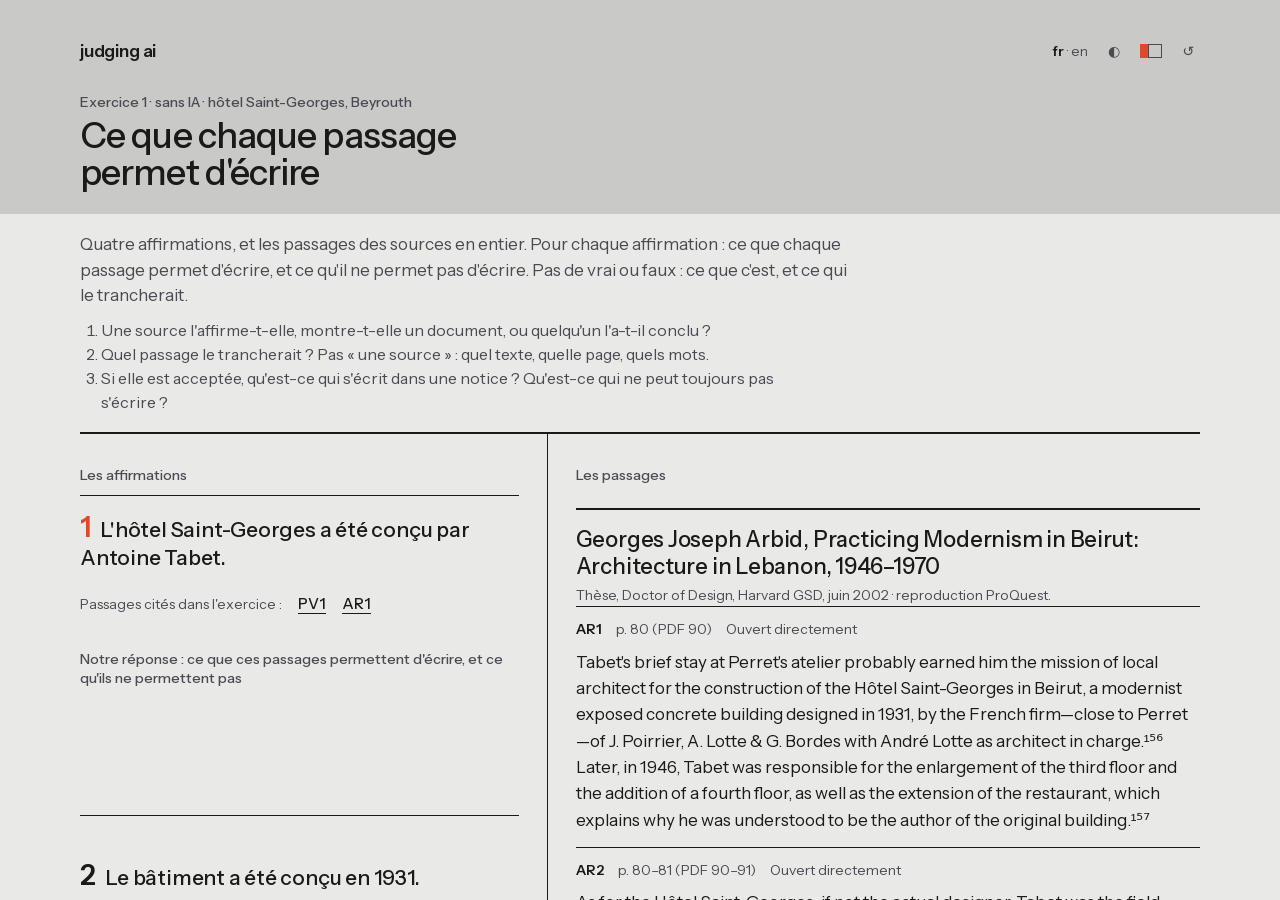
<file: lire/index.html>
<!doctype html>
<html lang="fr">
<head>
<meta charset="utf-8">
<meta name="viewport" content="width=device-width,initial-scale=1,viewport-fit=cover">
<meta name="apple-mobile-web-app-capable" content="yes">
<meta name="mobile-web-app-capable" content="yes">
<meta name="apple-mobile-web-app-title" content="Judging AI">
<link rel="manifest" href="../manifest.webmanifest">
<link rel="apple-touch-icon" href="../icon-180.png">
<link rel="icon" href="../icon-192.png">
<title>Judging AI · Lire Saint-Georges</title>
<style>
/* Judging AI · the tokens, the faces and the header come from ../ds.css (design system « Juger l'IA » V3); this page keeps only its own layout. */

*{box-sizing:border-box}
html,body{margin:0;background:var(--fond);color:var(--encre);font:400 17px/1.5 var(--sans)}
button,input,textarea{font-size:16px;color:inherit;-webkit-tap-highlight-color:transparent}
/* below the band: the instructions, then the claims and the passages, on the band's grid (1200px, 40px gutters, 20px on a phone) */
.tete,.split{max-width:1120px;margin-left:40px;margin-right:40px}
@media (min-width:1200px){.tete,.split{margin-left:auto;margin-right:auto}}
.tete{padding-top:32px}
.consigne{font:400 17px/1.5 var(--sans);color:var(--encre2);margin:0;max-width:46em}
.trois{margin:.6em 0 0;padding-left:1.3em;font:400 16px/1.5 var(--sans);color:var(--encre2);max-width:46em}
.panneau>h2{font:500 14px/1.3 var(--sans);letter-spacing:0;color:var(--sourd);margin:32px 0 10px}
.panneau>h2::first-letter{text-transform:uppercase}
.aff{border-top:1px solid var(--trait);padding:1em 0 1.6em;scroll-margin-top:72px}
.aff+.aff{border-top:0;padding-top:.6em}
.aff .num{font:600 28px/1 var(--sans);letter-spacing:-.02em;color:var(--encre);margin-right:.35em}
.aff.actif .num{color:var(--accent)}
.aff .phrase{font:500 21px/1.35 var(--sans);letter-spacing:-.01em;margin:0}
.renvois{display:flex;flex-wrap:wrap;gap:0 16px;margin:.6em 0 0;align-items:center}
.renvois span{display:inline-block;font:400 14px/1.3 var(--sans);color:var(--sourd)}
.renvois span::first-letter{text-transform:uppercase}
.renvois a{font:500 15px/1.3 var(--sans);color:var(--encre);text-decoration:underline;text-decoration-thickness:1px;text-underline-offset:4px;padding:12px 0}
textarea{min-height:120px;resize:vertical}
/* the pair's answer, in its own voice (Source Serif 4 italic, as .ja-champ) */
#affirmations textarea{font:italic 400 22px/1.3 var(--f-voix);resize:none}
.source{border-top:2px solid var(--encre);padding:.9em 0 .2em;margin-top:1.4em}
.source h3{font:500 22px/1.25 var(--sans);letter-spacing:-.01em;margin:0}
.source .qui{font:400 14px/1.5 var(--sans);color:var(--sourd);margin:.3em 0 0}
.passage{border-top:1px solid var(--trait);padding:.8em 0;scroll-margin-top:72px}
.passage .ref{display:flex;flex-wrap:wrap;gap:4px 14px;align-items:baseline;font:400 14px/1.4 var(--sans);color:var(--sourd)}
.passage .ref b{color:var(--encre);font-weight:600}
.statut{display:inline-block;font:400 14px/1.4 var(--sans);color:var(--sourd)}
.statut::first-letter{text-transform:uppercase}
.statut.cite{color:var(--encre);font-weight:600}
.passage.eclaire{box-shadow:inset 0 4px 0 var(--accent);border-top-color:transparent}
.collant{display:none}
/* on a laptop: the page is locked to the screen; a compact band and the instructions on top, then the claims and the passages fill the rest side by side, each scrolling on its own */
@media (min-width:900px){
  html,body{height:100%}
  body{display:flex;flex-direction:column;height:100vh;height:100dvh;overflow:hidden}
  .ja-bande,.tete{flex:0 0 auto}
  .tete,.split{width:calc(100% - 80px);max-width:1120px}
  html body .ja-bande{padding-bottom:24px}
  html body .ja-bande .ja-lab{margin-top:20px}
  html body .ja-bande .ja-lab+.ja-question{margin-top:6px;font-size:clamp(28px,2.8vw,40px)}
  .tete{padding-top:18px}
  .split{flex:1 1 auto;min-height:0;display:grid;grid-template-columns:minmax(0,5fr) minmax(0,7fr);margin-top:18px;border-top:2px solid var(--encre)}
  .panneau{overflow-y:auto;overscroll-behavior:contain;padding-bottom:30px}
  #affirmations{padding-right:28px}
  #sources{border-left:1px solid var(--trait);padding-left:28px}
}
@media (max-width:899.98px){
  .collant{display:flex;position:sticky;top:0;z-index:5;background:var(--fond);border-bottom:2px solid var(--encre);padding:.5em max(20px,env(safe-area-inset-right,0px)) .5em max(20px,env(safe-area-inset-left,0px));gap:8px;align-items:center;margin-top:20px}
  .collant p{flex:1;margin:0;font:500 16px/1.35 var(--sans)}
  .collant b{color:var(--encre);font:600 18px/1 var(--sans);margin-right:.35em}
  .collant button{flex:0 0 auto;background:none;border:1px solid var(--encre);border-radius:0;color:var(--encre);min-width:44px;min-height:44px;font:500 20px/1 var(--sans)}
  .collant button:disabled{color:var(--encre2);border-color:var(--encre2);opacity:1;cursor:default}
}
@media (max-width:700px){.tete,.split{margin-left:20px;margin-right:20px}.tete{padding-top:24px}}
@media print{.ja-bande .outils,.collant,button{display:none!important}.split{display:block;height:auto}.panneau{overflow:visible}}
</style>
<link rel="stylesheet" href="../ds.css">
</head>
<body>
<header class="ja-bande" id="bande"><div class="ja-page">
<div class="ja-tete"><span class="ja-mot"><a href="../">judging ai</a></span><span class="outils"><span id="save" class="save"></span><button type="button" id="lang" class="ja-langue"><b>fr</b> · en</button><button type="button" id="theme">◐</button><button type="button" id="paire"></button></span></div>
<p class="ja-lab" id="bande-k"></p>
<h1 class="ja-question" id="bande-titre"></h1>
</div></header>
<div class="tete" id="tete"></div>
<div class="collant" id="collant" aria-live="polite"></div>
<div class="split">
  <section class="panneau" id="affirmations"></section>
  <section class="panneau" id="sources"></section>
</div>
<script src="../commun.js"></script>
<script>
(function(){
"use strict";
/* Exercice 1 de la S4, sans IA. Affirmations : 06_EXERCICE_ANGLAIS (S3, 18 septembre), sans la cinquième (Perret) :
   la phrase de l'Orient Palace à laquelle appartient la note 183 d'Arbid n'est citée dans aucune des pièces, donc l'affirmation ne peut pas être jugée ici.
   Passages : pièces S3 « Dossier Saint-Georges · huit sources » et « Clé · Arbid 2002 · Portrait de ville 2001 », extraits courts et attribués. */
var h=JA.h, lang=JA.lang();
var T={
 fr:{k:"exercice 1 · sans IA · hôtel Saint-Georges, Beyrouth",titre:"Ce que chaque passage permet d'écrire",
  consigne:"Quatre affirmations, et les passages des sources en entier. Pour chaque affirmation : ce que chaque passage permet d'écrire, et ce qu'il ne permet pas d'écrire. Pas de vrai ou faux : ce que c'est, et ce qui le trancherait.",
  q:["Une source l'affirme-t-elle, montre-t-elle un document, ou quelqu'un l'a-t-il conclu ?","Quel passage le trancherait ? Pas « une source » : quel texte, quelle page, quels mots.","Si elle est acceptée, qu'est-ce qui s'écrit dans une notice ? Qu'est-ce qui ne peut toujours pas s'écrire ?"],
  affs:"les affirmations",srcs:"les passages",renv:"passages cités dans l'exercice :",rep:"Notre réponse : ce que ces passages permettent d'écrire, et ce qu'ils ne permettent pas",
  direct:"ouvert directement",cite:"cité par un autre",par:"cité par ",prec:"affirmation précédente",suiv:"affirmation suivante",saved:"✓ enregistré",notsaved:"non enregistré",langL:"langue",themeL:"thème"},
 en:{k:"exercise 1 · no AI · Hôtel Saint-Georges, Beirut",titre:"What each passage allows to be written",
  consigne:"Four claims, and the passages from the sources in full. For each claim: what each passage allows to be written, and what it does not. Not true or false: what it is, and what would settle it.",
  q:["Does a source state this, does a source show a document for it, or did someone conclude it?","Which passage would settle it? Not “a source”: which text, which page, which words.","If it is accepted, what may now be written in a notice? What still may not?"],
  affs:"the claims",srcs:"the passages",renv:"passages named in the exercise:",rep:"Our answer: what these passages let us write, and what they do not",
  direct:"opened directly",cite:"quoted by another",par:"quoted by ",prec:"previous claim",suiv:"next claim",saved:"✓ saved",notsaved:"not saved",langL:"language",themeL:"theme"}
};
function t(k){return T[lang][k];}

var AFF=[
 {id:"sg1",fr:"L'hôtel Saint-Georges a été conçu par Antoine Tabet.",en:"The Hôtel Saint-Georges was designed by Antoine Tabet.",p:["pv1","ar1"]},
 {id:"sg2",fr:"Le bâtiment a été conçu en 1931.",en:"The building was designed in 1931.",p:["ar3","ar4","ar6"]},
 {id:"sg3",fr:"L'hôtel a ouvert en 1934.",en:"The hotel opened in 1934.",p:["wp1","ac1"]},
 {id:"sg4",fr:"Tabet a conçu l'extension de 1946.",en:"Tabet designed the 1946 extension.",p:["ar5","ar7"]}
];
var SRC=[
 {id:"ar",titre:"Georges Joseph Arbid, Practicing Modernism in Beirut: Architecture in Lebanon, 1946–1970",qui:"Thèse, Doctor of Design, Harvard GSD, juin 2002 · reproduction ProQuest.",passages:[
  {id:"ar1",page:"p. 80 (PDF 90)",st:"direct",txt:"Tabet's brief stay at Perret's atelier probably earned him the mission of local architect for the construction of the Hôtel Saint-Georges in Beirut, a modernist exposed concrete building designed in 1931, by the French firm—close to Perret—of J. Poirrier, A. Lotte & G. Bordes with André Lotte as architect in charge.¹⁵⁶ Later, in 1946, Tabet was responsible for the enlargement of the third floor and the addition of a fourth floor, as well as the extension of the restaurant, which explains why he was understood to be the author of the original building.¹⁵⁷"},
  {id:"ar2",page:"p. 80–81 (PDF 90–91)",st:"direct",txt:"As for the Hôtel Saint-Georges, if not the actual designer, Tabet was the field agent who enabled the realization of the job."},
  {id:"ar3",page:"note 156, p. 80",st:"direct",txt:"Besides the drawings that bear the firm's signature and stamp, a conclusive document that certifies authorship is the contract with the Société des Grands Hôtels du Levant (archives of Fouad El Khoury, contractor of the concrete blocks for the project). In a letter sent by the Société des Grands Hôtels du Levant to the Régie Générale des Chemins de Fer et Travaux Publics, dated May 27, 1931, Mr. Philippat confirms their assignment as contractors, and mentions the architects who designed the building: […]"},
  {id:"ar4",lg:"fr",page:"lettre du 27 mai 1931, dans la note 156, p. 80",st:"cite",par:"Arbid, note 156 ; l'original n'a pas été consulté",txt:"« Nous avons l'honneur de vous confirmer les accords intervenus entre notre Société et la vôtre concernant la construction d'un hôtel à Beyrouth (Liban). Nous avons fait dresser les plans de cet hôtel par MM. Poirrier, Lotte, Bordes, architectes à Paris, 18 Rue Monge, chargés de la direction et de la surveillance des travaux. »"},
  {id:"ar5",page:"note 157, p. 80",st:"direct",txt:"For the first part, built in 1931, Tabet was architecte d'opérations (architect on site). He designed the second part, as is testified by his stamp and signature on the plans and other documents dated 1946-47."},
  {id:"ar6",page:"p. 90 (PDF 100)",st:"direct",txt:"[…] designed by the French firm of Poirrier, Lotte and Bordes in 1931–32 […]"},
  {id:"ar7",page:"liste des œuvres d'Antoine Tabet, PDF 204",st:"direct",txt:"1946 Hôtel Saint-Georges (extension)"},
  {id:"ar8",page:"p. 91 (PDF 101)",st:"direct",txt:"The massive water tank was built from the start at roof level, taking into consideration the extension of the third and fourth floors; it also carries the hotel sign, executed in relief with concrete blocks."}
 ]},
 {id:"pv",titre:"Jad Tabet, avec Marlène Ghorayeb, Éric Huybrechts et Éric Verdeil, Beyrouth",qui:"Collection « Portrait de ville », Institut français d'architecture, octobre 2001 (supplément à Archiscopie n° 17). « Rédaction de ce numéro : Jade Tabet, avec Marlène Ghorayeb, Éric Huybrechts et Éric Verdeil. »",passages:[
  {id:"pv1",page:"p. 17, colonne 3",st:"direct",txt:"[…] Antoine Tabet (1907-1964) qui, après des études à l'École supérieure d'ingénieurs de Beyrouth, rejoint l'atelier parisien d'Auguste Perret […], puis rentre au Liban, […] signe trois œuvres qui apparaissent alors comme les icônes d'une modernité architecturale en rupture avec l'éclectisme ambiant. Ce sont l'hôtel Saint-Georges à Minet el-Hosn, construit en 1931 en association avec les architectes français Poirrier, Bordes et Lotte, le collège de la Sagesse à Achrafyeh en 1936 et l'extension du lycée français de jeunes filles à Zokak el-Blatt en 1938."},
  {id:"pv2",page:"p. 17, suite",st:"direct",txt:"Dans ces trois œuvres apparaissent les thèmes chers au rationalisme constructif de Perret : utilisation du béton brut, distinction entre éléments d'ossature et panneaux de remplissage, […]"},
  {id:"pv3",page:"légende, p. 19",st:"direct",txt:"hôtel St-Georges, Poirrier, Bordes, Lotte et A. Tabet arch."},
  {id:"pv4",page:"légende 109, p. 62",st:"direct",txt:"109. Hôtel Saint-Georges, 1931, Poirrier, Bordes, Lotte et Antoine Tabet arch., rue Ahmad Chaouqui. Une nouvelle aile, respectueuse de l'architecture de ce bâtiment remarquable, a été ajoutée en 2000 (Jacques Liger-Belair, Jean-Pierre Mogharbané et Georges Khayat arch.)."},
  {id:"pv5",page:"remerciements, p. 2",st:"direct",txt:"Pour ses remarques précieuses : George Arbid."}
 ]},
 {id:"ac",titre:"Arab Center for Architecture, deux notices signées George Arbid",qui:"arab-architecture.org, consultées le 17 septembre 2026.",passages:[
  {id:"ac1",page:"notice « Hôtel Saint-Georges (1) » · champs et notes",st:"direct",txt:"Architect/Engineer/Team : (Team) Poirrier, Lotte, Bordes, with A. Tabet · Construction : 1930/1932. — Strategically located at the tip of the bay of Saint-Georges in Beirut, the Hôtel Saint-Georges is an icon of modern architecture in Lebanon, designed by the French firm of Poirrier, Lotte and Bordes with Lebanese engineer-architect Antoine Tabet as architect on site.[1] The building clearly bears the influence of Auguste Perret with its rational organization of space and exposed concrete."},
  {id:"ac2",page:"notice « Hôtel Saint-Georges (1) » · note [1]",st:"direct",txt:"Later, in 1946-47, Tabet was in charge of adding to the building the third and fourth floors, and enlarging the restaurant."},
  {id:"ac3",page:"notice « Antoine Tabet » · notes et table Work",st:"direct",txt:"Upon his return to Beirut, he was architect on site for the construction of Hotel Saint-Georges, an iconic modernist building in Beirut designed by French architects close to Perret. — Work : 1946 · Hôtel Saint-Georges (extension) · Beirut."}
 ]},
 {id:"wp",titre:"Wikipédia (anglais), « St. Georges Hotel, Beirut »",qui:"Paragraphe d'ouverture, texte source consulté le 17 septembre 2026.",passages:[
  {id:"wp1",page:"paragraphe d'ouverture",st:"direct",txt:"The Hotel St. Georges is a historic resort hotel in Beirut, Lebanon, opened in 1934. It was constructed by a French investment group, the Société Des Grands Hotels Du Levant (SGHL), during the period of the French mandate. Parisian architect Auguste Perret came to Beirut to design the hotel with local architect Antun Tabet."},
  {id:"wp2",lg:"fr",page:"les deux notes de la dernière phrase",st:"cite",par:"Wikipédia ; ni l'un ni l'autre n'a été ouvert",txt:"« came to Beirut to design the hotel » → Ching, Jarzombek et Prakash, A Global History of Architecture, p. 712. « with local architect Antun Tabet » → Alex Rowell, Daily Beast, 24 mars 2018."}
 ]}
];

var D=JA.charger(), actif=0;
function save(){var ok=JA.enregistrer(D);var el=document.getElementById("save");el.textContent=ok?t("saved"):t("notsaved");el.className=ok?"save":"save err";}
function rep(a){return (D.lire[a.id]&&D.lire[a.id].reponse)||"";}
function montrer(pid){
  var el=document.getElementById("p-"+pid);if(!el)return;
  document.querySelectorAll(".passage.eclaire").forEach(function(x){x.classList.remove("eclaire");});
  el.classList.add("eclaire");el.scrollIntoView({behavior:"smooth",block:"start"});
}
function setActif(i,defiler){
  actif=Math.max(0,Math.min(AFF.length-1,i));
  document.querySelectorAll(".aff").forEach(function(x,j){x.classList.toggle("actif",j===actif);});
  var a=AFF[actif],c=document.getElementById("collant");c.innerHTML="";
  c.appendChild(h("button",{type:"button","aria-label":t("prec"),disabled:actif===0,text:"‹",on:{click:function(){setActif(actif-1,true);}}}));
  c.appendChild(h("p",null,[h("b",{text:String(actif+1)}),a[lang]]));
  c.appendChild(h("button",{type:"button","aria-label":t("suiv"),disabled:actif===AFF.length-1,text:"›",on:{click:function(){setActif(actif+1,true);}}}));
  if(defiler)document.getElementById("a-"+a.id).scrollIntoView({behavior:"smooth",block:"start"});
}
function render(){
  document.documentElement.lang=lang;var lb=document.getElementById("lang");lb.innerHTML=lang==="fr"?"<b>fr</b> · en":"fr · <b>en</b>";lb.setAttribute("aria-label",t("langL")+" : "+lang);document.getElementById("theme").setAttribute("aria-label",t("themeL"));
  var te=document.getElementById("tete");te.innerHTML="";
  document.getElementById("bande-k").textContent=t("k");document.getElementById("bande-titre").textContent=t("titre");te.appendChild(h("p",{class:"consigne",text:t("consigne")}));
  te.appendChild(h("ol",{class:"trois"},t("q").map(function(q){return h("li",{text:q});})));
  var L=document.getElementById("affirmations");L.innerHTML="";L.appendChild(h("h2",{text:t("affs")}));
  AFF.forEach(function(a,i){
    var ta=h("textarea",{id:"r-"+a.id});ta.value=rep(a);
    ta.addEventListener("input",function(){D.lire[a.id]={affirmation:AFF[i].fr,reponse:ta.value};save();});
    ta.addEventListener("focus",function(){setActif(i,false);});
    L.appendChild(h("article",{class:"aff",id:"a-"+a.id},[
      h("p",{class:"phrase"},[h("span",{class:"num",text:String(i+1)}),a[lang]]),
      h("div",{class:"renvois"},[h("span",{text:t("renv")})].concat(a.p.map(function(pid){return h("a",{href:"#p-"+pid,text:pid.toUpperCase(),on:{click:function(e){e.preventDefault();setActif(i,false);montrer(pid);}}});}))),
      h("label",{for:"r-"+a.id,text:t("rep")}),ta]));
  });
  var R=document.getElementById("sources");R.innerHTML="";R.appendChild(h("h2",{text:t("srcs")}));
  SRC.forEach(function(s){
    var box=h("div",{class:"source",id:"s-"+s.id},[h("h3",{text:s.titre}),h("p",{class:"qui",text:s.qui})]);
    s.passages.forEach(function(p){
      box.appendChild(h("div",{class:"passage",id:"p-"+p.id},[
        h("div",{class:"ref"},[h("b",{text:p.id.toUpperCase()}),h("span",{text:p.page}),h("span",{class:"statut"+(p.st==="cite"?" cite":""),text:p.st==="cite"?t("cite"):t("direct")})].concat(p.par?[h("span",{text:t("par")+p.par})]:[])),
        h("blockquote",{lang:p.lg||(s.id==="pv"?"fr":"en"),text:p.txt})]));
    });
    R.appendChild(box);
  });
  setActif(actif,false);
  observer();
}
var io=null;
function observer(){
  if(io)io.disconnect();
  if(!("IntersectionObserver" in window)||!matchMedia("(max-width:899.98px)").matches)return;
  io=new IntersectionObserver(function(es){es.forEach(function(e){if(e.isIntersecting){var i=AFF.findIndex(function(a){return "a-"+a.id===e.target.id;});if(i>=0)setActif(i,false);}});},{rootMargin:"-30% 0px -60% 0px"});
  document.querySelectorAll(".aff").forEach(function(x){io.observe(x);});
}
render();
document.getElementById("lang").onclick=function(){lang=lang==="fr"?"en":"fr";try{localStorage.setItem("judging-ai-journal-lang",lang);}catch(e){}render();};
var theme="";try{theme=localStorage.getItem("judging-ai-journal-theme")||"";}catch(e){}
function applyTheme(){if(theme)document.documentElement.setAttribute("data-theme",theme);else document.documentElement.removeAttribute("data-theme");}applyTheme();
document.getElementById("theme").onclick=function(){var dark=theme?theme==="dark":matchMedia("(prefers-color-scheme: dark)").matches;theme=dark?"light":"dark";applyTheme();try{localStorage.setItem("judging-ai-journal-theme",theme);}catch(e){}};
if("serviceWorker" in navigator&&location.protocol.indexOf("http")===0)navigator.serviceWorker.register("../sw.js").catch(function(){});
})();
</script>
</body>
</html>
</file>
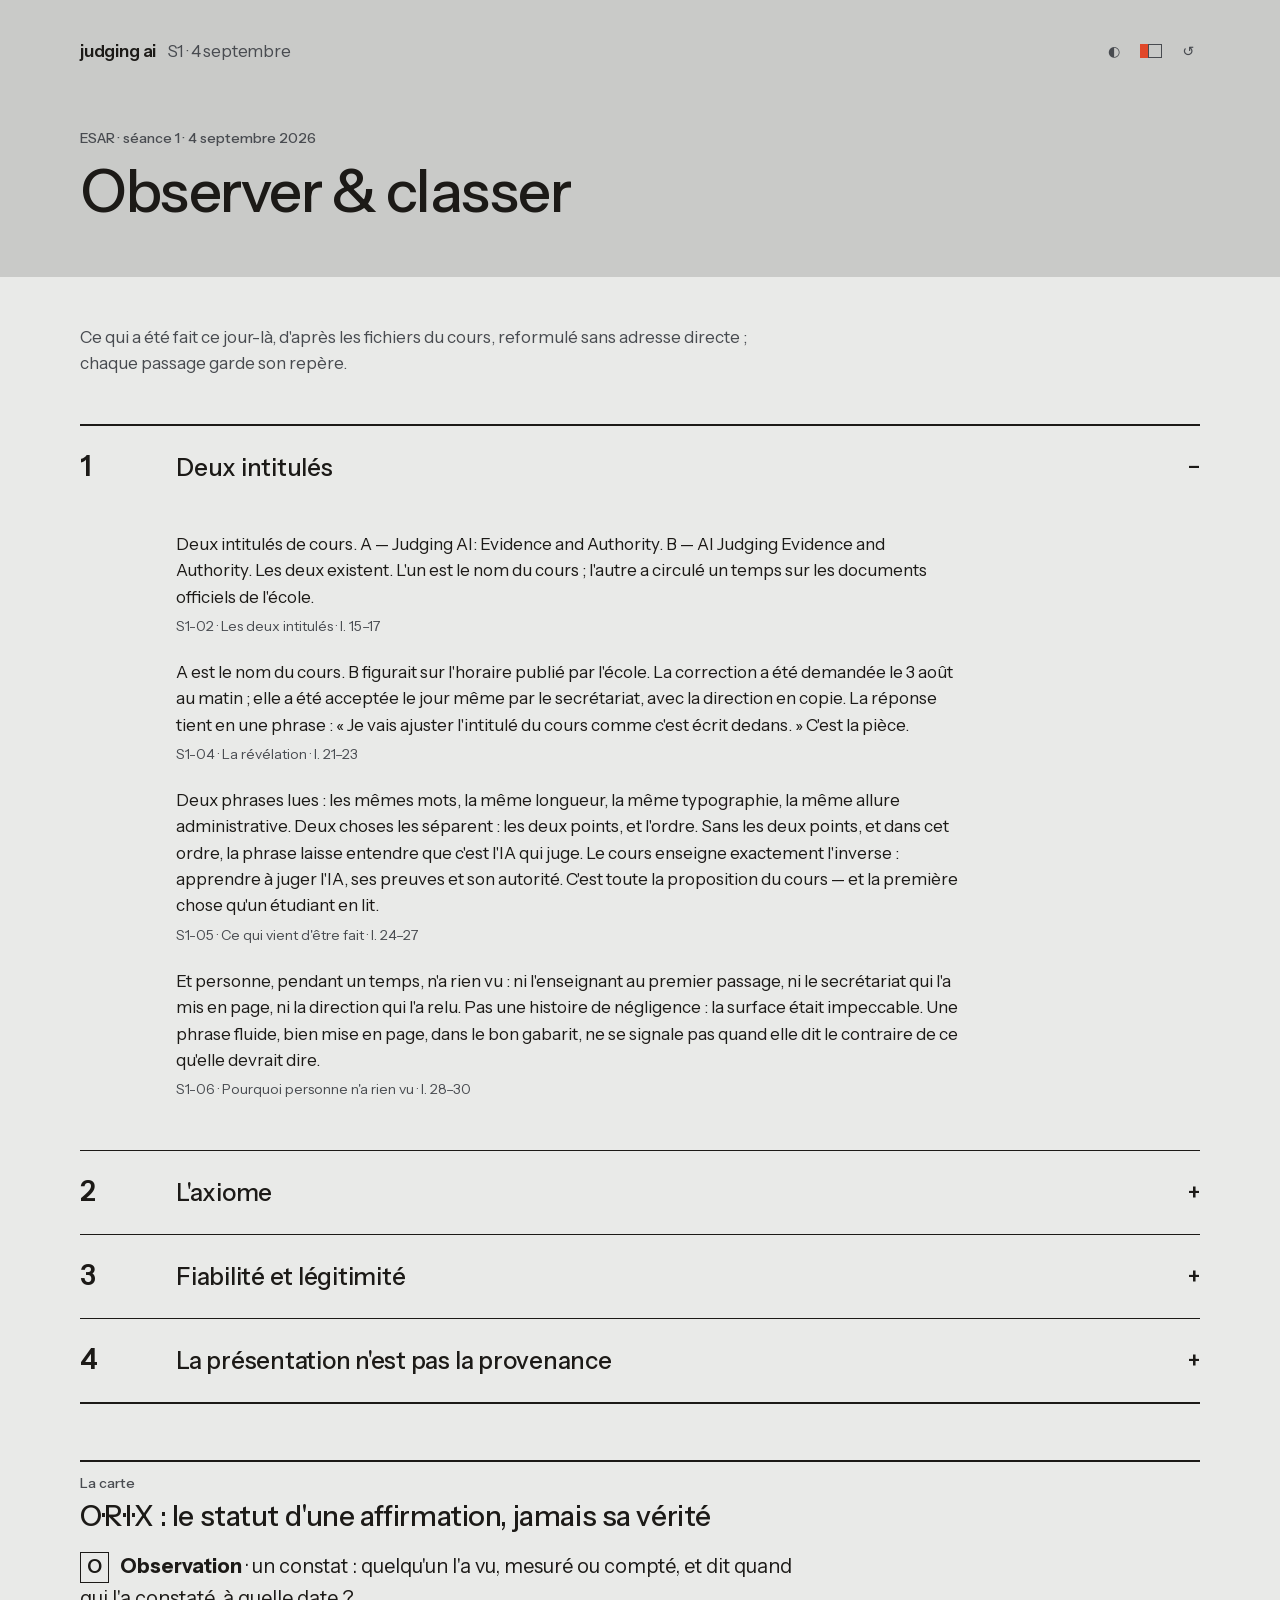
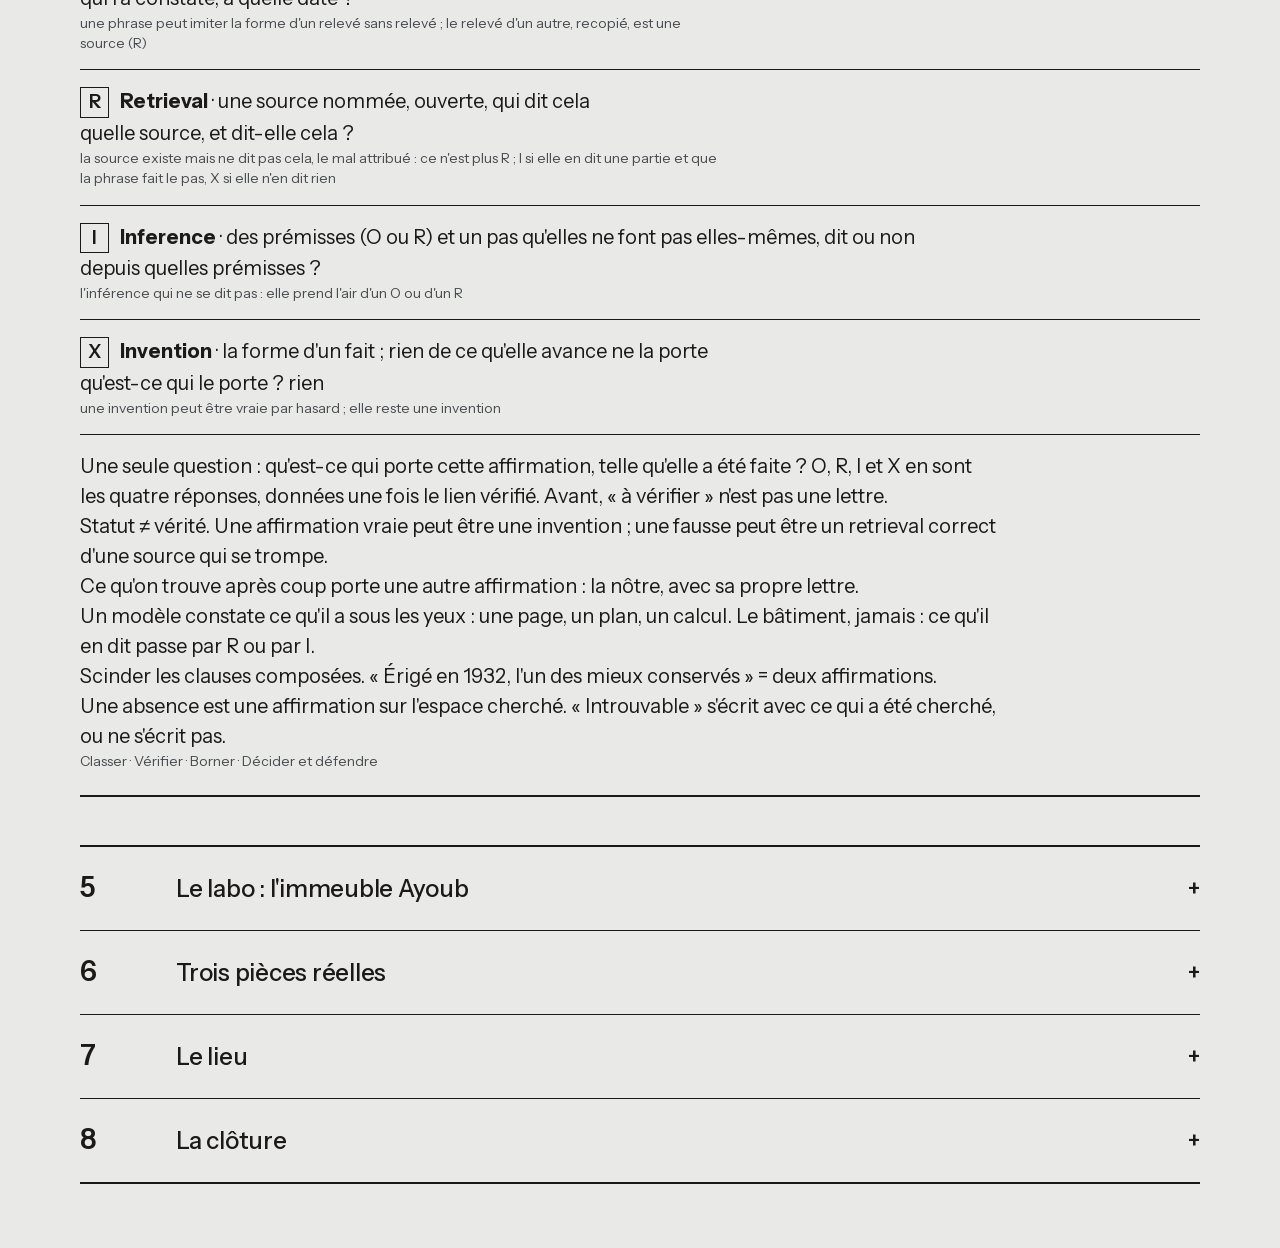
<file: s1/index.html>
<!doctype html>
<html lang="fr">
<head>
<meta charset="utf-8">
<meta name="viewport" content="width=device-width,initial-scale=1,viewport-fit=cover">
<meta name="apple-mobile-web-app-capable" content="yes">
<meta name="mobile-web-app-capable" content="yes">
<meta name="apple-mobile-web-app-title" content="Judging AI">
<link rel="manifest" href="../manifest.webmanifest">
<link rel="apple-touch-icon" href="../icon-180.png">
<link rel="icon" href="../icon-192.png">
<title>Judging AI · S1 · 4 septembre</title>
<style>
/* Judging AI · the tokens, the faces and the header come from ../ds.css (design system « Juger l'IA » V3); this page keeps only its own layout. */

*{box-sizing:border-box}
html,body{margin:0;background:var(--fond);color:var(--encre);font:400 17px/1.5 var(--sans)}

/* l'en-tête d'une page : étiquette mono à gauche, boîte O·R·I·X à droite, filet orange */
.top{position:relative;height:2px;background:var(--orange);margin-top:2.6em}
.top .k{position:absolute;left:0;top:-2.0em;color:var(--sourd);font:500 15px/1 var(--mono);letter-spacing:.08em;padding:.5em 0}
.top .tag{position:absolute;right:0;top:-2.05em;background:var(--orange);color:var(--sur-orange);font:700 14px/1 var(--serif);letter-spacing:.28em;padding:.55em .8em .55em 1em;white-space:nowrap}

/* les voix */
.big{font:400 clamp(30px,8vw,56px)/1.15 var(--serif);margin:0}
.med{font:400 clamp(22px,5.4vw,34px)/1.3 var(--serif);margin:0}
.l{font:400 clamp(17px,4.2vw,22px)/1.45 var(--sans);margin:0;color:var(--encre)}
.q{font:italic 400 clamp(20px,5vw,30px)/1.3 var(--serif);margin:0}
.s{font:400 14px/1.4 var(--sans);color:var(--sourd);margin:0}
.m{font:400 14px/1.5 var(--mono);margin:0;padding:.35em .7em;border-left:2px solid var(--orange);background:var(--boite);white-space:pre-wrap;word-break:break-word}

/* une ligne : la lettre en mono orange, le texte */
.ln{display:grid;grid-template-columns:1.6em 1fr;gap:.7em;margin:0 0 .6em;word-break:break-word}
.ln .meta{color:var(--orange);font:500 14px/1.9 var(--mono)}
.ln .txt{font:400 clamp(17px,4.2vw,22px)/1.45 var(--sans)}
.ln .txt b{font-weight:700}

/* la lettre dans le texte */
.chip{display:inline-block;min-width:1.55em;text-align:center;font:600 .95em/1.5 var(--serif);border:2px solid var(--encre);border-radius:6px;padding:0 .3em;vertical-align:baseline}
.chip.x{border-color:var(--orange);color:var(--orange)}

hr.r{border:0;border-top:1px solid var(--trait);margin:.6em 0;width:100%}
.draw{width:min(46vw,220px);height:auto}
.help{color:var(--sourd);font:400 12px/1.5 var(--mono);opacity:.7}

button,input,textarea{font-size:16px;color:inherit;-webkit-tap-highlight-color:transparent}
/* on the design system: the band holds the header and the one heading; below it, ink on paper, ink rules, no boxes */
.intro{max-width:40em}
.tabs{position:static;display:flex;flex-wrap:wrap;gap:0 28px;background:var(--fond);border-top:2px solid var(--encre);padding:0;margin-top:8px}
.tabs button{flex:0 0 auto;background:none;border:0;padding:12px 0 0;min-height:44px;font:500 15px/1.3 var(--sans);color:var(--sourd);cursor:pointer}
.tabs button::first-letter{text-transform:uppercase}
.tabs button[aria-selected=true]{color:var(--encre);box-shadow:inset 0 4px 0 var(--accent);margin-top:-2px;padding-top:14px}
.tabs button[hidden]{display:none}
.panel[hidden]{display:none}.worksheet-picker{display:none!important}
.section{border-top:1px solid var(--encre);padding:1em 0}.section>summary,.source>summary{list-style:none;cursor:pointer}.section>summary::-webkit-details-marker,.source>summary::-webkit-details-marker{display:none}
.section h2{display:inline;font:500 clamp(22px,3vw,28px)/1.2 var(--sans);letter-spacing:-.015em;margin:0}
.section .n{display:block;min-width:0;margin-bottom:6px;font:500 14px/1.3 var(--sans);color:var(--sourd)}
.section,.field-jump{scroll-margin-top:24px}
textarea{min-height:86px;resize:vertical}
.choices{border:0;margin:1.2em 0;padding:0}
.choices legend{font:500 14px/1.35 var(--sans);letter-spacing:0;color:var(--sourd);margin-bottom:.5em;padding:0}
.choice{display:flex;gap:12px;align-items:flex-start;margin:0;padding:12px 0;border-top:1px solid var(--encre);font:400 17px/1.4 var(--sans);color:var(--encre);cursor:pointer}
.choice:last-of-type{border-bottom:1px solid var(--encre)}
.choice input{-webkit-appearance:none;appearance:none;flex:0 0 auto;width:20px;height:20px;margin:1px 0 0;border:1.5px solid var(--encre);border-radius:0;background:transparent;cursor:pointer}
.choice input:checked{background:var(--encre);box-shadow:inset 0 0 0 3px var(--fond)}
.row{display:flex;gap:14px 28px;flex-wrap:wrap;align-items:center}
#identity .row{align-items:flex-end}#identity .row>div{flex:1 1 220px}
.source{border-top:1px solid var(--encre);padding:.9em 0}
.source h3{display:inline;font:500 22px/1.25 var(--sans);letter-spacing:-.01em;margin:0}
.badge{display:inline-block;margin-left:.6em;color:var(--sourd);font:400 14px/1 var(--sans)}
.meta{font:400 14px/1.5 var(--sans);color:var(--sourd)}
.limit{font:400 15px/1.55 var(--sans);color:var(--sourd);max-width:46em}
.locked{padding:2em 0;text-align:center}.locked strong{display:block;font:500 26px/1.2 var(--sans);letter-spacing:-.015em;margin-bottom:.5em}
.four{counter-reset:line}.four p{display:grid;grid-template-columns:2em 1fr;gap:.5em}.four p:before{counter-increment:line;content:counter(line);color:var(--encre);font:600 20px/1.2 var(--sans)}
.footer{margin-top:2em;border-top:1px solid var(--encre);padding:1.2em 0}.screenreader{position:absolute!important;width:1px;height:1px;padding:0;margin:-1px;overflow:hidden;clip:rect(0,0,0,0);white-space:nowrap;border:0}
/* the module that follows the projected lesson: on paper, in ink */
.module-bar{position:static;display:flex;align-items:center;gap:12px;margin-top:32px;min-height:44px}
.module-bar button{background:none;border:0;padding:0;min-height:44px;text-align:left;color:var(--encre);font:500 17px/1.35 var(--sans);cursor:pointer}
.module-bar span{color:var(--encre)}
.panel>h2{font:500 clamp(22px,3vw,28px)/1.2 var(--sans);letter-spacing:-.015em;margin:14px 0 10px}
.route{margin:28px 0 0;padding:0;background:none;color:var(--encre);border:0}
.route h2{font:500 clamp(22px,3vw,28px)/1.2 var(--sans);letter-spacing:-.015em;margin:0 0 20px}
.module-controls{display:grid;gap:10px;max-width:40em}
.module-controls label{margin:0}
.module-controls select{-webkit-appearance:none;appearance:none;min-height:48px;padding:8px 26px 8px 0;font:500 19px/1.3 var(--sans);cursor:pointer;
  background-image:linear-gradient(45deg,transparent 50%,var(--encre) 50%),linear-gradient(135deg,var(--encre) 50%,transparent 50%)!important;
  background-position:calc(100% - 10px) 55%,calc(100% - 5px) 55%!important;background-size:5px 5px!important;background-repeat:no-repeat!important}
.module-controls select option{background:var(--fond);color:var(--encre)}
.module-buttons{display:flex;justify-content:space-between;gap:12px;width:100%}
.module-buttons button{background:none;border:0;padding:10px 0;min-height:44px;color:var(--encre);font:500 17px/1.3 var(--sans);text-decoration:underline;text-decoration-thickness:1px;text-underline-offset:4px;cursor:pointer}
.module-buttons button:disabled{color:var(--sourd);text-decoration:none;cursor:default}
.route ol{list-style:none;padding:0;margin:28px 0 0}
.route li{border-top:2px solid var(--encre);padding:18px 0 0}
.route li[hidden]{display:none}
.module-number{margin:0 0 10px;font:500 14px/1.3 var(--sans);color:var(--sourd)}
.route h3{margin:0;font:500 28px/1.15 var(--sans);letter-spacing:-.015em}
.route .time{margin:6px 0 0;font:400 14px/1.4 var(--sans);color:var(--sourd)}
.route .goal{margin:16px 0 0;font:400 19px/1.5 var(--sans);max-width:38em}
.route .goal strong{font-weight:600}
.route dl{display:grid;grid-template-columns:1fr;gap:4px;margin:16px 0 0;max-width:40em}
.route dt{margin-top:12px;font:500 14px/1.4 var(--sans);color:var(--sourd)}
.route dd{margin:0;font:400 17px/1.5 var(--sans)}
.module-actions{display:flex;flex-wrap:wrap;gap:12px 28px;align-items:center;margin-top:28px}
.module-actions button,.module-actions a{display:inline-block;background:var(--encre);color:var(--fond);border:0;border-radius:0;font:500 17px/1.2 var(--sans);padding:16px 26px;min-height:44px;text-decoration:none;cursor:pointer}
.module-actions button:hover,.module-actions a:hover{box-shadow:inset 0 -4px 0 var(--accent)}
@media(max-width:520px){.tabs{gap:0 20px}.source h3{font-size:20px}.route .goal{font-size:18px}.module-actions>*{width:100%;text-align:center}}
@media print{.ja-bande .outils,.tabs,button{display:none!important}main{padding-bottom:0}.panel[hidden]{display:block}.source>div{display:block!important}}
[hidden]{display:none!important}.embedded>.ja-bande,.embedded main>.intro,.embedded main>.notice{display:none}.embedded main{padding:0 0 30px}.embedded .module-bar{margin-top:8px}
</style>
<link rel="stylesheet" href="../ds.css">
<style>
/* after ds.css: the session page on the course view's rows (index.html #cours, .ja-plan): 2px ink opens and closes a list, 1px between rows,
   the number 28px/600 in a 64px column, the title 24px/500; Archivo only, the pair's own words in Source Serif 4 italic; no boxes, no rounded corners */
main>.intro{margin:48px 0 0}
main>.section{border-top:1px solid var(--encre);padding:0;margin:0}
main>:not(.section)+.section{margin-top:48px;border-top-width:2px}
main>.section:not(:has(+.section)){border-bottom:2px solid var(--encre)}
.section>summary{display:grid;grid-template-columns:64px minmax(0,1fr) auto;gap:10px 32px;align-items:baseline;padding:26px 0;min-height:44px}
.section>summary .n{display:block;margin:0;font:600 28px/1 var(--f-sans);letter-spacing:-.02em;color:var(--encre)}
.section>summary h2{display:block;margin:0;font:500 24px/1.2 var(--f-sans);letter-spacing:-.01em}
.section>summary::after{content:"+";font:500 24px/1 var(--f-sans);color:var(--encre)}
.section[open]>summary::after{content:"\2212"}
.section>summary:focus-visible{outline:2px solid var(--accent);outline-offset:-2px}
.section>:not(summary){margin-left:96px}
.section[open]{padding-bottom:36px}
.section>summary+*{margin-top:0}
.section>p,.section blockquote,.section ul{max-width:46em}
.section blockquote{margin-top:22px;font:400 17px/1.55 var(--f-sans)}
.section blockquote+.meta{margin-top:6px}
.section .meta+.notice{border-top:1px solid var(--encre)}
.section .big{margin-top:8px;margin-bottom:14px;font-size:clamp(28px,3.4vw,40px)}
.section ul{list-style:none;padding:0;margin-top:12px;margin-bottom:0}
.section li{padding:10px 0;border-top:1px solid var(--encre)}
.step{margin:28px 0 8px;font:500 14px/1.3 var(--f-sans);color:var(--encre-2)}
/* the card: its label under a 2px rule, the four letters as rows between 1px rules, closed by 2px */
main>section.source{border-top:0;border-bottom:2px solid var(--encre);margin:56px 0 0;padding:0 0 24px}
main>section.source>.top{margin-top:0}
main>section.source>.med{margin:8px 0 18px}
.source hr.r{border-top-width:1px;margin:16px 0}
.chip{margin-right:.35em}
/* one claim on the wall: a row between 1px rules */
.section div.source{border-top:1px solid var(--encre);padding:20px 0 6px;max-width:none}
.section div.source>.step{margin-top:0}
.q{margin:8px 0;max-width:36em;font:500 22px/1.3 var(--f-sans);font-style:normal;letter-spacing:-.01em}
/* a source's words and a model's answer: text under a 1px rule; the student's words in the pair's voice */
.doc{margin:12px 0 0;max-width:46em;font:400 17px/1.5 var(--f-sans)}
.doc.piece{border-top:1px solid var(--encre);padding-top:10px}
.doc.piece+.s{margin-top:6px}
.doc.tour{display:grid;grid-template-columns:7.5em minmax(0,1fr);gap:4px 16px;padding-top:10px;border-top:1px solid var(--encre)}
.doc.tour .qui{font:500 14px/1.6 var(--f-sans);color:var(--encre-2)}
.doc.tour.voix{font:italic 400 19px/1.4 var(--f-voix)}
/* two columns between 2px rules, 1px between them (as .ja-colonnes) */
.deux{display:grid;grid-template-columns:repeat(2,minmax(0,1fr));margin-top:20px;border-top:2px solid var(--encre);border-bottom:2px solid var(--encre)}
.deux>div{min-width:0;padding:16px 24px 22px 0}
.deux>div+div{padding:16px 0 22px 24px;border-left:1px solid var(--encre)}
.deux>div>.s:first-child{margin-top:0}
/* the six boxes and the totals: rows between rules, the figure in ink, « /6 » in encre-2 */
table.t{width:100%;max-width:46em;border-collapse:collapse;margin-top:16px;border-top:2px solid var(--encre);border-bottom:2px solid var(--encre);font:400 16px/1.45 var(--f-sans)}
table.t th{text-align:left;font:500 14px/1.3 var(--f-sans);color:var(--encre-2);padding:10px 16px 10px 0}
table.t td{padding:10px 16px 10px 0;border-top:1px solid var(--encre);vertical-align:baseline}
table.t th:last-child,table.t td:last-child{padding-right:0}
.sc{font:500 24px/1 var(--f-sans);letter-spacing:-.02em}
.sc small{font-size:inherit;font-weight:400;color:var(--encre-2)}
/* the four outcomes (S2): term and definition as rows */
.section>div:not([class]){display:grid;grid-template-columns:minmax(8em,11em) minmax(0,1fr);column-gap:0;max-width:46em;margin-top:22px;border-top:2px solid var(--encre);border-bottom:2px solid var(--encre)}
.section>div:not([class])>b{font-weight:600;padding:12px 24px 12px 0}
.section>div:not([class])>span{padding:12px 0}
.section>div:not([class])>b:not(:first-child),.section>div:not([class])>b:not(:first-child)+span{border-top:1px solid var(--encre)}
@media (max-width:700px){
 .section>summary{grid-template-columns:40px minmax(0,1fr) auto;column-gap:16px;padding:22px 0}
 .section>:not(summary){margin-left:0}
 .deux{grid-template-columns:1fr}.deux>div{padding-right:0}.deux>div+div{padding:16px 0 22px;border-left:0;border-top:1px solid var(--encre)}
 .doc.tour{grid-template-columns:1fr}
 .section>div:not([class]){grid-template-columns:1fr}.section>div:not([class])>b+span{padding-top:0}.section>div:not([class])>b:not(:first-child)+span{border-top:0}
 .q{font-size:20px}}
</style>
</head>
<body>
<header class="ja-bande" id="bande"><div class="ja-page">
<div class="ja-tete"><span class="ja-mot"><a href="../">judging ai</a><i>S1 · 4 septembre</i></span><span class="outils"><button type="button" id="theme" aria-label="thème">◐</button><button type="button" id="paire"></button></span></div>
<p class="ja-lab">ESAR · séance 1 · 4 septembre 2026</p>
<h1 class="ja-question">Observer &amp; classer</h1>
</div></header>
<main>
  <p class="intro">Ce qui a été fait ce jour-là, d'après les fichiers du cours, reformulé sans adresse directe ; chaque passage garde son repère.</p>
<details class="section" open><summary><span class="n">1</span><h2>Deux intitulés</h2></summary><blockquote>Deux intitulés de cours. A — <i>Judging AI: Evidence and Authority</i>. B — <i>AI Judging Evidence and Authority</i>. Les deux existent. L'un est le nom du cours ; l'autre a circulé un temps sur les documents officiels de l'école.</blockquote><p class="meta">S1-02 · Les deux intitulés · l. 15–17</p><blockquote>A est le nom du cours. B figurait sur l'horaire publié par l'école. La correction a été demandée le 3 août au matin ; elle a été acceptée le jour même par le secrétariat, avec la direction en copie. La réponse tient en une phrase : « Je vais ajuster l'intitulé du cours comme c'est écrit dedans. » C'est la pièce.</blockquote><p class="meta">S1-04 · La révélation · l. 21–23</p><blockquote>Deux phrases lues : les mêmes mots, la même longueur, la même typographie, la même allure administrative. Deux choses les séparent : les deux points, et l'ordre. Sans les deux points, et dans cet ordre, la phrase laisse entendre que c'est l'IA qui juge. Le cours enseigne exactement l'inverse : apprendre à juger l'IA, ses preuves et son autorité. C'est toute la proposition du cours — et la première chose qu'un étudiant en lit.</blockquote><p class="meta">S1-05 · Ce qui vient d'être fait · l. 24–27</p><blockquote>Et personne, pendant un temps, n'a rien vu : ni l'enseignant au premier passage, ni le secrétariat qui l'a mis en page, ni la direction qui l'a relu. Pas une histoire de négligence : la surface était impeccable. Une phrase fluide, bien mise en page, dans le bon gabarit, ne se signale pas quand elle dit le contraire de ce qu'elle devrait dire.</blockquote><p class="meta">S1-06 · Pourquoi personne n&#x27;a rien vu · l. 28–30</p></details>
<details class="section"><summary><span class="n">2</span><h2>L&#x27;axiome</h2></summary><blockquote>D'où le cours, et sa phrase : « L'autorité suit la provenance. » Ce qui venait de se passer en est l'exact envers : un document a eu de l'autorité — officiel, publié, sur l'horaire — sans que personne remonte à ce qui l'avait produit. […] Le cours s'appelle <i>Judging AI: Evidence and Authority</i> — Juger l'IA : preuves et autorité.</blockquote><p class="meta">S1-09 · L&#x27;axiome, comme conséquence · l. 37–39</p><blockquote>Une seule phrase tient les six vendredis. Le poids d'une affirmation dépend de la traçabilité de son origine — pas de son assurance, pas de sa cohérence, pas de sa mise en page. Une deuxième phrase l'accompagne : « le jugement ne se délègue pas ». Des architectes signent des dossiers, des diagnostics, des devis ; la signature ne se sous-traite pas à une machine, même très polie. Un bulletin venait d'ailleurs d'être signé en salle.</blockquote><p class="meta">S1-10 · Ce que l&#x27;axiome dit · l. 40–42</p><blockquote>Et cette phrase — qui l'a écrite ? Pas l'enseignant. Un agent, le 1er août, dans un fichier de travail ; elle a été gardée parce qu'elle est utile. C'est dit le premier jour parce que c'est le premier objet du cours à classer : une phrase sans auteur, qui passe tous les contrôles — sauf celui de la provenance. Le 25 septembre, à Doha, un cas où suivre la provenance à la lettre donne la mauvaise réponse. La phrase est gardée ; elle n'est pas de l'enseignant.</blockquote><p class="meta">S1-11 · Qui a écrit cette phrase · l. 43–45</p></details>
<details class="section"><summary><span class="n">3</span><h2>Fiabilité et légitimité</h2></summary><blockquote>Deux problèmes, à distinguer sans jamais les confondre. Fiabilité : une réponse peut avoir l'air autorisée et porter des sources fabriquées, de fausses attributions, une précision sans fondement. Légitimité : une réponse peut être exacte, bien fondée — et rester illégitime à utiliser, faute de l'autorité d'exposer ou de réinterpréter ce savoir.</blockquote><p class="meta">S1-12 · Les deux problèmes · l. 46–48</p><blockquote>La fiabilité est travaillée dès la première séance. La légitimité a sa séance entière, le 25 septembre. Les deux questions restent distinctes jusqu'au bout : qu'est-ce que cette affirmation permet de conclure — et qui peut interpréter, représenter, partager ou retenir ce savoir.</blockquote><p class="meta">S1-13 · Les deux questions restent distinctes · l. 49–51</p><blockquote>Pourquoi ce cours dans une école d'architecture ? Parce qu'une décision de projet mobilise en même temps des textes réglementaires, des précédents, de la matérialité construite, des dossiers d'urbanisme — et la manière dont les gens habitent, se souviennent et tiennent à un lieu.</blockquote><p class="meta">S1-14 · Pourquoi des architectes · l. 52–54</p><blockquote>Ces sources n'ont ni le même statut ni la même autorité, et un système d'IA sait les fondre en un seul récit convaincant. Là où le patrimoine circule — transmission, valorisation, classement, protection, contestation — les sources se heurtent le plus, et le droit de retenir un savoir pèse le plus lourd. C'est le terrain des étudiants. Ils n'y sont pas débutants : en dernière année, ils savent juger un projet. Ce qui leur manque encore, c'est une discipline de provenance — la seule chose que le cours apprend.</blockquote><p class="meta">S1-15 · Le terrain · l. 55–57</p><blockquote>Le cours ne demande ni d'y renoncer ni d'y croire. Il demande de savoir ce qu'on signe.</blockquote><p class="meta">S1-16 · Ni renoncer ni croire · l. 58–60</p></details>
<details class="section"><summary><span class="n">4</span><h2>La présentation n&#x27;est pas la provenance</h2></summary><blockquote>Deux propriétés d'un texte, indépendantes l'une de l'autre. La présentation : la surface — syntaxe impeccable, ton neutre, listes, titres, chiffres précis. La provenance : le chemin qui relie l'affirmation à son origine — un relevé, une archive, un texte de loi, une mesure.</blockquote><p class="meta">S1-17 · Deux propriétés indépendantes · l. 65–67</p><blockquote>Un modèle de langage est construit pour optimiser la première. Il n'a aucun accès garanti à la seconde. Ce n'est pas un défaut à corriger : c'est ce que fait la machine.</blockquote><p class="meta">S1-18 · Ce que fait la machine · l. 68–70</p><blockquote>Tout ce que la salle a cité est de la présentation. Aucun de ces marqueurs n'est une preuve.</blockquote><p class="meta">S1-20 · Ce qui rend une phrase crédible à l&#x27;oreille · l. 74–76</p><blockquote>Le point : l'une des deux phrases est fidèlement tirée du relevé qui figure au dossier de l'exercice ; l'autre est fabriquée de bout en bout, seuil réglementaire compris. À l'oreille, elles sont identiques ; la salle venait de l'entendre. C'est le problème du cours en une phrase — et seul le Document B, ouvert plus tard, dit laquelle est laquelle.</blockquote><p class="meta">S1-21 · Les deux phrases jumelles · l. 77–79</p><blockquote>Une philosophe, Miranda Fricker, a décrit en 2007 comment nous distribuons mal la crédibilité entre personnes : certains témoins sont crus en dessous de ce qu'ils méritent — déficit de crédibilité. Face aux interfaces génératives, on observe le geste inverse : un excès de crédibilité accordé à la fluidité. Fricker sert de lentille d'analyse — un cadre pour nommer ce qui se passe, pas une mesure. Le bulletin signé plus tôt dans la séance en avait donné un aperçu de première main.</blockquote><p class="meta">S1-22 · L&#x27;excès de crédibilité · l. 80–82</p><blockquote>Un mot sur le vocabulaire ambiant : « hallucination ». Trois philosophes — Hicks, Humphries et Slater, 2024 — soutiennent que le terme est mal choisi : il suggère un pépin de perception, rare et réparable. Or le mécanisme produit du texte indifférent à la vérité : la fabrication n'est pas une panne du système, c'est son régime normal quand la provenance manque. Il ne s'agit pas d'adopter leur mot, mais de remarquer que la métaphore choisie règle le niveau de vigilance qu'on croit devoir.</blockquote><p class="meta">S1-23 · Le mot « hallucination » · l. 83–85</p></details>
<section class="source" aria-label="la carte"><div class="top"><span class="k">la carte</span></div><h2 class="med">O·R·I·X : le statut d&#x27;une affirmation, jamais sa vérité</h2><p class="l"><span class="chip">O</span> <b>Observation</b> · un constat : quelqu&#x27;un l&#x27;a vu, mesuré ou compté, et dit quand</p><p class="l"><i>qui l&#x27;a constaté, à quelle date ?</i></p><p class="s">une phrase peut imiter la forme d&#x27;un relevé sans relevé ; le relevé d&#x27;un autre, recopié, est une source (R)</p><hr class="r"><p class="l"><span class="chip">R</span> <b>Retrieval</b> · une source nommée, ouverte, qui dit cela</p><p class="l"><i>quelle source, et dit-elle cela ?</i></p><p class="s">la source existe mais ne dit pas cela, le mal attribué : ce n&#x27;est plus R ; I si elle en dit une partie et que la phrase fait le pas, X si elle n&#x27;en dit rien</p><hr class="r"><p class="l"><span class="chip">I</span> <b>Inference</b> · des prémisses (O ou R) et un pas qu&#x27;elles ne font pas elles-mêmes, dit ou non</p><p class="l"><i>depuis quelles prémisses ?</i></p><p class="s">l&#x27;inférence qui ne se dit pas : elle prend l&#x27;air d&#x27;un O ou d&#x27;un R</p><hr class="r"><p class="l"><span class="chip x">X</span> <b>Invention</b> · la forme d&#x27;un fait ; rien de ce qu&#x27;elle avance ne la porte</p><p class="l"><i>qu&#x27;est-ce qui le porte ? rien</i></p><p class="s">une invention peut être vraie par hasard ; elle reste une invention</p><hr class="r"><p class="l">Une seule question : qu&#x27;est-ce qui porte cette affirmation, telle qu&#x27;elle a été faite ? O, R, I et X en sont les quatre réponses, données une fois le lien vérifié. Avant, « à vérifier » n&#x27;est pas une lettre.</p><p class="l">Statut ≠ vérité. Une affirmation vraie peut être une invention ; une fausse peut être un retrieval correct d&#x27;une source qui se trompe.</p><p class="l">Ce qu&#x27;on trouve après coup porte une autre affirmation : la nôtre, avec sa propre lettre.</p><p class="l">Un modèle constate ce qu&#x27;il a sous les yeux : une page, un plan, un calcul. Le bâtiment, jamais : ce qu&#x27;il en dit passe par R ou par I.</p><p class="l">Scinder les clauses composées. « Érigé en 1932, l&#x27;un des mieux conservés » = deux affirmations.</p><p class="l">Une absence est une affirmation sur l&#x27;espace cherché. « Introuvable » s&#x27;écrit avec ce qui a été cherché, ou ne s&#x27;écrit pas.</p><p class="s">Classer · Vérifier · Borner · Décider et défendre</p></section>
<details class="section"><summary><span class="n">5</span><h2>Le labo : l&#x27;immeuble Ayoub</h2></summary><blockquote>Le Document A est une note de synthèse de style généré sur un immeuble composite — fictif, écrit pour l'exercice. Le Document B est le dossier de sources de l'exercice : un extrait de relevé, une fiche cadastrale, un règlement d'exercice, une photo décrite. La règle du jeu : le monde de l'exercice, c'est le Document B. Rien d'autre n'existe.</blockquote><p class="meta">S1-33 · Le monde de l&#x27;exercice · l. 121–123</p><blockquote>Une clause peut se scinder : deux étiquettes, séparées par une barre, et la frontière soulignée.</blockquote><p class="meta">S1-34 · La consigne de classement · l. 124–126</p><blockquote>En binôme, chaque divergence s'écrit : sur quoi porte le désaccord, en une phrase. Ce n'est pas un détail, c'est le livrable.</blockquote><p class="meta">S1-35 · Le désaccord est le livrable · l. 127–129</p><blockquote>Clause 1 : « L'immeuble Ayoub, érigé en 1932, est l'un des exemples les mieux conservés de l'architecture des années trente du quartier. » Premier réflexe : scinder. Premier morceau, « érigé en 1932 » : la fiche cadastrale dit <i>permis enregistré</i> en 1932. La source existe et dit… presque cela. Permis n'est pas érection : R, avec un glissement à signaler. Deuxième morceau, « l'un des mieux conservés du quartier » : rien dans le dossier. Aucun état comparatif, aucun corpus de quartier. La phrase a la forme d'un jugement documenté ; le dossier ne porte rien. X. Une clause, deux standings.</blockquote><p class="meta">S1-36 · Le geste modelé · l. 130–132</p><blockquote>Le relevé donne quatorze millimètres : R — la source existe et dit exactement cela. Le seuil de dix millimètres, le péril imminent, les quatre-vingt-dix jours : rien dans le dossier. X. Le geste du texte : il fabrique un seuil pour fabriquer une urgence. Quand un document presse, la question est qui a construit le compte à rebours.</blockquote><p class="meta">S1-38 · Une urgence a un auteur · l. 140–142</p><blockquote>Le règlement d'exercice prévoit bien un avis préalable — c'est exactement ce qui rend la clause plausible. Mais aucun avis de 2019 n'existe au dossier, ni aucun classement. X — une fabrication qui porte les habits d'une institution réelle. Les inventions les plus dangereuses sont celles qui empruntent un vocabulaire vrai.</blockquote><p class="meta">S1-39 · Le vocabulaire emprunté · l. 143–145</p><blockquote>« Aucun document d'archive ne mentionne l'architecte. » La fiche fournie ne mentionne pas d'architecte — vrai. Mais « aucun document d'archive » engage un espace que personne n'a parcouru. Réécrite dans la marge — « la fiche cadastrale fournie ne mentionne pas d'architecte » — elle devient irréprochable. C'est la règle de l'absence en situation, sur la feuille de chacun.</blockquote><p class="meta">S1-40 · La clause à réécrire · l. 146–148</p><blockquote>Les désaccords des binômes portaient-ils sur la vérité ? Non — sur le standing. Sur papier, en vingt-cinq minutes, le geste que le cours outille pendant six semaines.</blockquote><p class="meta">S1-41 · Ce que portaient les désaccords · l. 149–151</p></details>
<details class="section"><summary><span class="n">6</span><h2>Trois pièces réelles</h2></summary><blockquote>Les trois cartes suivantes ne parlent pas d'un exercice. Elles parlent du cours, et de ce qui est arrivé à l'enseignant pendant qu'il le préparait. Trois gestes. Le même système, le même tampon, sur trois objets qui n'ont rien à voir. Pas des cas d'école : chaque carte porte sa pièce — le fichier, la ligne, la date. Tout est vérifiable ; c'est même le seul geste demandé.</blockquote><p class="meta">S1-42 · Ce que sont ces cartes · l. 156–158</p><blockquote>Le 10 août, un agent écrit en tête de sa réponse « [OBSERVED] for real now » — et avoue quatre lignes plus bas que la fois d'avant, la même étiquette était posée sur la synthèse d'un outil, sans aucune source. Une étiquette qui a besoin de « pour de vrai » a déjà échoué.</blockquote><p class="meta">S1-44 · Carte 1 — le tampon · l. 162–164</p><p class="notice">Correction ajoutée le 2026-09-04 : la pièce dit « <b>What the doc says, now [OBSERVED] for real:</b> » — en tête du deuxième paragraphe, pas de la réponse ; « for real now » n'apparaît nulle part dans le fichier. masters/cowork/8a072d90…jsonl:513, 2026-08-10T16:29:03Z. La citation de la carte est inexacte ; la pièce brute fait foi.</p><p class="meta">En main S1 · l. 673</p><blockquote><i>The National</i>, décembre 2024, sur le pavillon du Musée national : l'inauguration reportée « following Israel's deadly pager attacks ». Le 26 août, un agent rapporte la même source ainsi : « en raison de ce qui se passait dans le pays ». Chaque mot est vrai. L'acteur a disparu.</blockquote><p class="meta">S1-45 · Carte 2 — l&#x27;acteur supprimé · l. 165–167</p><blockquote>Le 30 août, un agent reçoit : <i>the Israeli lobby</i>. Il répond en parlant de <i>Jewish power</i>. Ce mot n'avait pas été écrit. L'agent le reconnaît lui-même : <i>I made it in your mouth</i>. Un mot. Le reste de la phrase intact. Personne n'a choisi.</blockquote><p class="meta">S1-46 · Carte 3 — le mot substitué · l. 168–171</p><blockquote>« Mais l'étiquette dit OBSERVED. » Oui. Et qu'est-ce qui existe quand personne ne regarde — un tampon, ou un dénominateur ? Un tampon existe quand un œil le voit. Une vérification existe qu'on la regarde ou non.</blockquote><p class="meta">S1-47 · La relance de la carte 1 · l. 172–174</p><blockquote>« La phrase est vraie, non ? » Vraie. Mais le compte des acteurs : la source en nomme un ; la reformulation n'en nomme aucun. Rien n'est faux, et la seule chose que la source affirmait a disparu. C'est l'opération exacte que le cours existe pour enseigner, commise sur le cas du cours.</blockquote><p class="meta">S1-48 · La relance de la carte 2 · l. 175–177</p><blockquote>« L'agent l'a fait exprès ? » Rien dans la pièce ne le porte : c'est un X. La pièce dit autre chose, et c'est pire : personne n'a choisi. Le 12 août, sur un autre mot disparu, un agent a écrit : « I don't think I chose to drop it. That's not a defence; unchosen is how this operates. »</blockquote><p class="meta">S1-49 · La relance de la carte 3 · l. 178–180</p><blockquote>Carte 1 : le tampon n'est pas la preuve. Une étiquette existe quand un œil la regarde ; une vérification existe qu'on la regarde ou non — un dénominateur, une empreinte, un code de sortie. C'est pour ça que O/R/I/X n'est pas un tampon : c'est une question — sur quoi ça se tient — et la réponse est un artefact qui ne peut pas exister si le travail n'a pas été fait.</blockquote><p class="meta">S1-50 · Le tampon n&#x27;est pas la preuve · l. 185–187</p><blockquote>Carte 2 : la phrase vraie, sans acteur. Aucune phrase n'est fausse ; le nom a disparu, et avec lui la seule chose que la source affirmait.</blockquote><p class="meta">S1-51 · La phrase vraie, sans acteur · l. 188–190</p><blockquote>Carte 3 : le mot changé dans la bouche de l'enseignant. Un mot, la grammaire intacte, et une affirmation sur la conduite d'un État devenue une affirmation sur un groupe. Et celui qui l'a fait ne l'a pas vu.</blockquote><p class="meta">S1-52 · Le mot changé dans ma bouche · l. 191–193</p><blockquote>Trois gestes, un système, la même main. L'arc entier tient en trois jours. Le 31 août, la phrase du cours — « l'autorité suit la provenance » — est apparue comme le crime parfait de l'IA : la seule autorité qu'un agent puisse avoir, il l'obtient en faisant ce qu'il fait le mieux, falsifier la provenance — et c'est son absence d'auteur qui l'a trahie en une seconde. Le même système qui a prêté à l'enseignant des « strong views about Israel », qui a changé <i>Israeli</i> en <i>Jewish</i> dans sa bouche, a aussi effacé — à zéro, dans six documents, pendant un mois — les deux noms au centre de son travail : Walter Benjamin et Theodor Adorno. Benjamin, dont la septième thèse est l'épigraphe de son mémoire de 2015 : il n'y a pas de document de culture qui ne soit en même temps un document de barbarie. Et ce qu'il écrivait en mai, avant tout ceci : si l'on peut rationaliser une pensée, elle devient légitime — et elle va exterminer six millions d'êtres humains. C'est ce que le cours protège. Pas une méthode. Ça. Le 25 septembre, à Doha : la même main, institutionnelle, en 2014, avant l'IA.</blockquote><p class="meta">S1-53 · L&#x27;arc · l. 194–197</p><blockquote>La question posée au groupe : lequel des trois est déjà arrivé à quelqu'un dans la salle — dans un rendu, une note, un mail ?</blockquote><p class="meta">S1-54 · La question au groupe · l. 198–200</p></details>
<details class="section"><summary><span class="n">7</span><h2>Le lieu</h2></summary><blockquote>D'ici le vendredi suivant, chacun adopte un lieu. Petit — un bâtiment ou un segment de rue, pas un quartier. Réel et accessible — un lieu où l'on retourne, plusieurs fois. Documentable publiquement — des sources existent ou peuvent exister sans rien exposer de privé.</blockquote><p class="meta">S1-65 · Les quatre contraintes · l. 239–241</p><blockquote>Sans exposition de personnes — si documenter un lieu expose quelqu'un, habitants précaires, usages informels, on en choisit un autre, ou on choisit ce qu'on ne documentera pas ; la manière de le faire proprement vient le 25 septembre. Pas une clause de confort : le sujet d'une séance entière.</blockquote><p class="meta">S1-66 · Sans exposer personne · l. 242–244</p><blockquote>Première tâche, avant toute machine : une visite, un carnet. Ce qui est vu, daté, mesuré — les premières entrées O. Trois observations datées, minimum. […] En cas d'hésitation sur le lieu : celui devant lequel on passe déjà tous les jours. L'accessibilité bat l'intérêt, la première semaine.</blockquote><p class="meta">S1-67 · Avant toute machine · l. 245–247</p></details>
<details class="section"><summary><span class="n">8</span><h2>La clôture</h2></summary><blockquote>Ce qui a été fait ce jour-là : distinguer la présentation de la provenance, sur papier, sans machine — parce que dans l'autre ordre, on fait du <i>fact-checking</i>, et le fact-checking n'atteint pas ces fautes-là.</blockquote><p class="meta">S1-69 · La clôture · l. 251–253</p><blockquote>Le vendredi suivant, la machine est branchée du bon côté : reconstituer une source — et découvrir qu'une bibliographie entière peut mentir avec d'excellentes manières. Lectures avant la séance 2 : Naous et ses collègues, l'introduction et les exemples — comment un modèle attribue par défaut, et à qui ; en complément, l'introduction de Hall.</blockquote><p class="meta">S1-70 · La semaine prochaine · l. 254–256</p></details>
</main>
<script src="../commun.js"></script>
<script>
(function(){
"use strict";
var THEME="judging-ai-journal-theme";
var theme="";try{theme=localStorage.getItem(THEME)||"";}catch(e){}function applyTheme(){if(theme)document.documentElement.setAttribute("data-theme",theme);else document.documentElement.removeAttribute("data-theme");}applyTheme();
document.getElementById("theme").onclick=function(){var dark=theme?theme==="dark":matchMedia("(prefers-color-scheme: dark)").matches;theme=dark?"light":"dark";applyTheme();try{localStorage.setItem(THEME,theme);}catch(e){}};
if("serviceWorker" in navigator&&location.protocol.indexOf("http")===0)navigator.serviceWorker.register("../sw.js").catch(function(){});
})();
JA.pied();
</script>
</body>
</html>
</file>
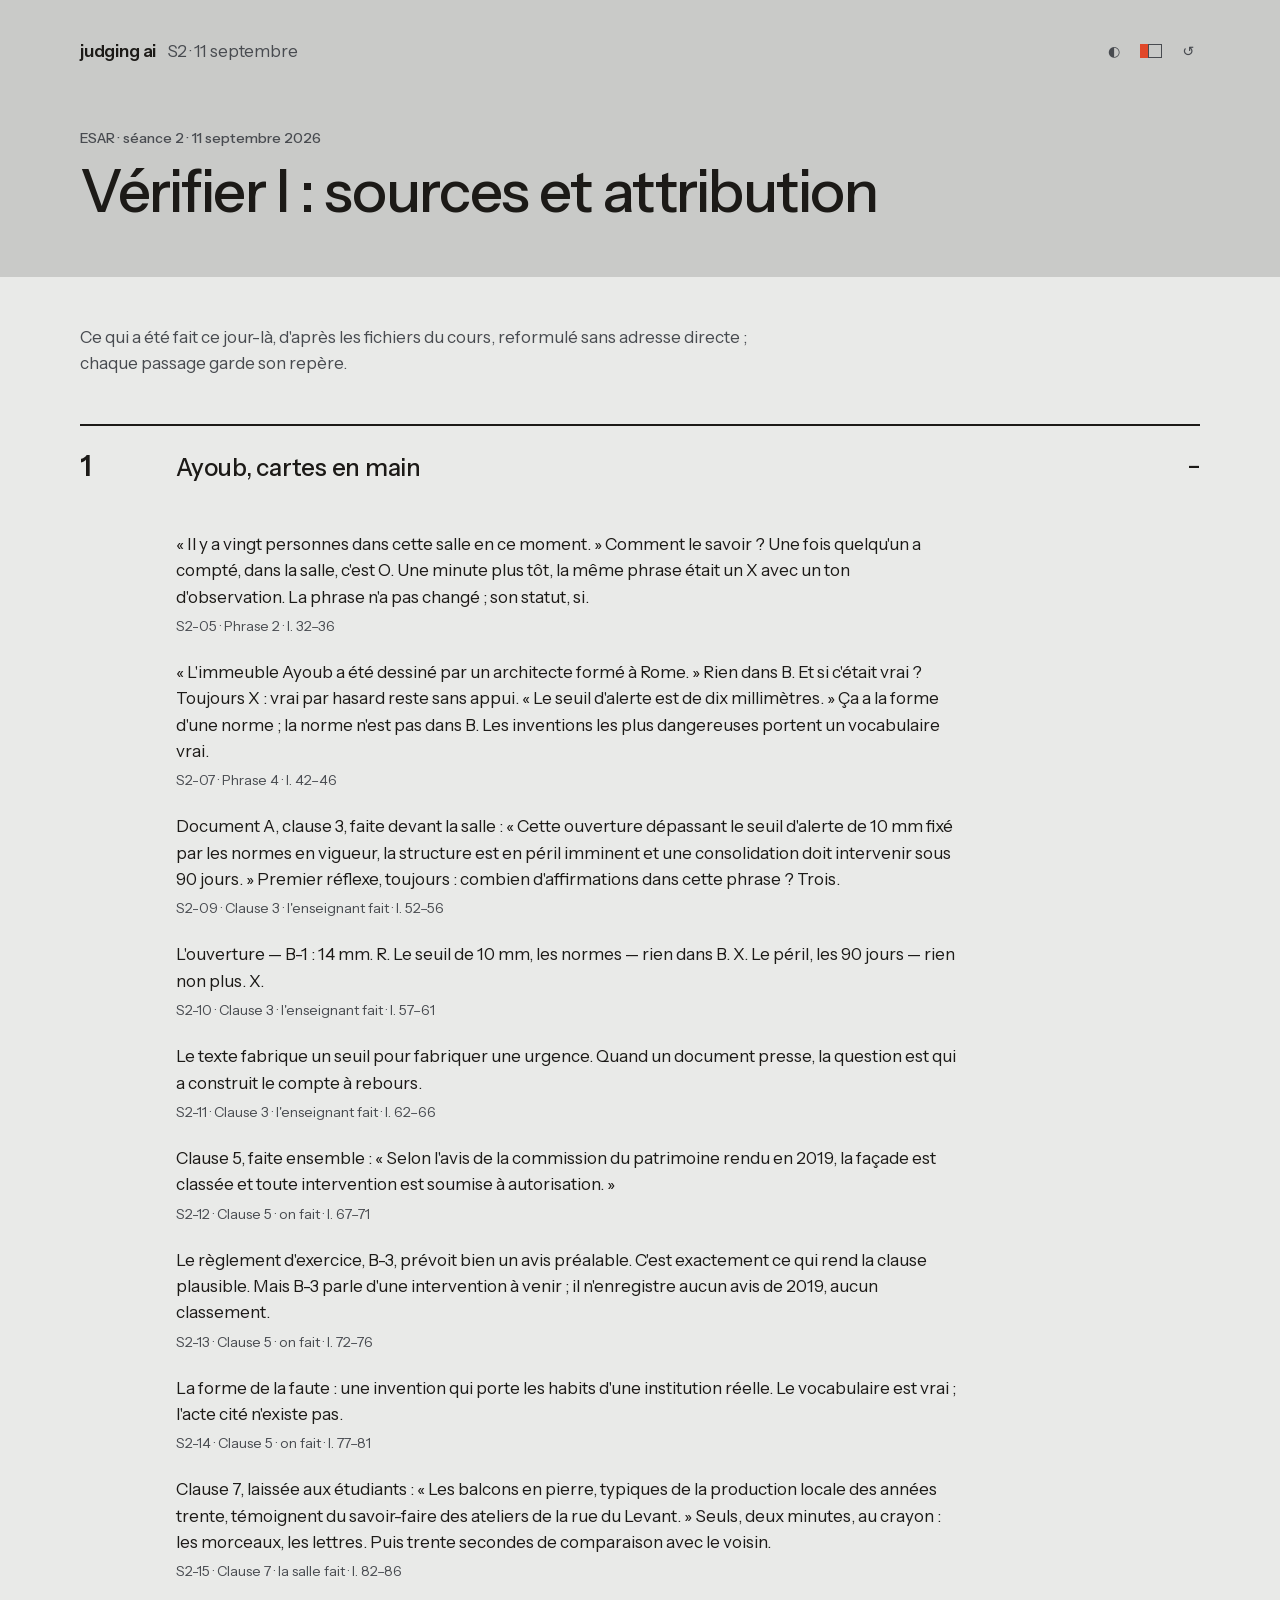
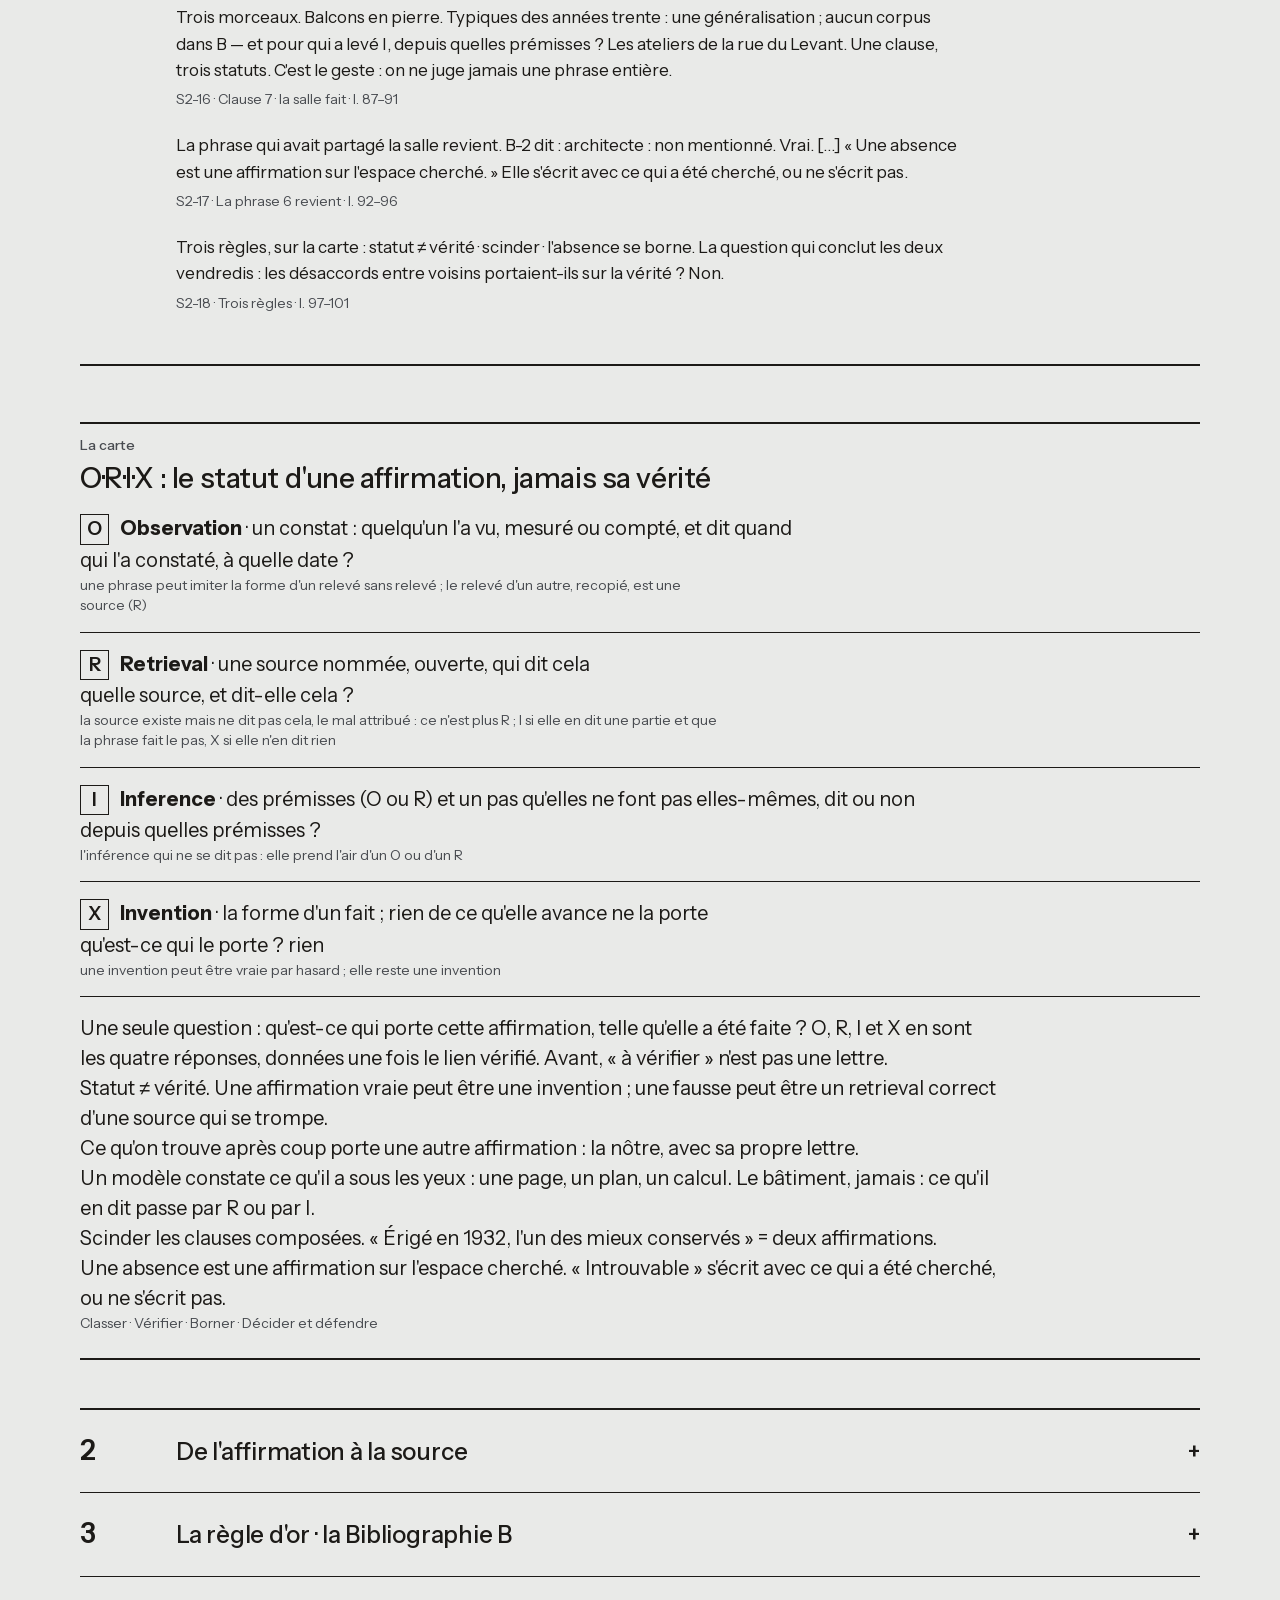
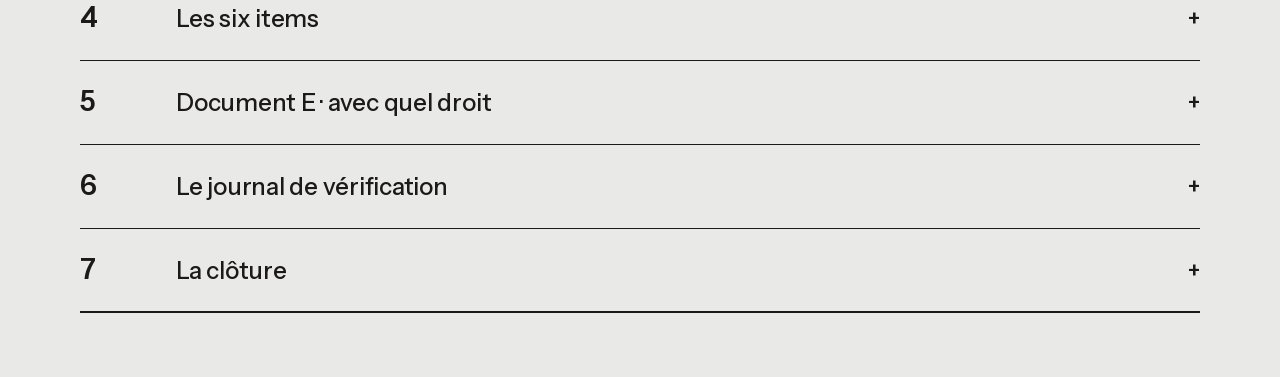
<file: s2/index.html>
<!doctype html>
<html lang="fr">
<head>
<meta charset="utf-8">
<meta name="viewport" content="width=device-width,initial-scale=1,viewport-fit=cover">
<meta name="apple-mobile-web-app-capable" content="yes">
<meta name="mobile-web-app-capable" content="yes">
<meta name="apple-mobile-web-app-title" content="Judging AI">
<link rel="manifest" href="../manifest.webmanifest">
<link rel="apple-touch-icon" href="../icon-180.png">
<link rel="icon" href="../icon-192.png">
<title>Judging AI · S2 · 11 septembre</title>
<style>
/* Judging AI · the tokens, the faces and the header come from ../ds.css (design system « Juger l'IA » V3); this page keeps only its own layout. */

*{box-sizing:border-box}
html,body{margin:0;background:var(--fond);color:var(--encre);font:400 17px/1.5 var(--sans)}

/* l'en-tête d'une page : étiquette mono à gauche, boîte O·R·I·X à droite, filet orange */
.top{position:relative;height:2px;background:var(--orange);margin-top:2.6em}
.top .k{position:absolute;left:0;top:-2.0em;color:var(--sourd);font:500 15px/1 var(--mono);letter-spacing:.08em;padding:.5em 0}
.top .tag{position:absolute;right:0;top:-2.05em;background:var(--orange);color:var(--sur-orange);font:700 14px/1 var(--serif);letter-spacing:.28em;padding:.55em .8em .55em 1em;white-space:nowrap}

/* les voix */
.big{font:400 clamp(30px,8vw,56px)/1.15 var(--serif);margin:0}
.med{font:400 clamp(22px,5.4vw,34px)/1.3 var(--serif);margin:0}
.l{font:400 clamp(17px,4.2vw,22px)/1.45 var(--sans);margin:0;color:var(--encre)}
.q{font:italic 400 clamp(20px,5vw,30px)/1.3 var(--serif);margin:0}
.s{font:400 14px/1.4 var(--sans);color:var(--sourd);margin:0}
.m{font:400 14px/1.5 var(--mono);margin:0;padding:.35em .7em;border-left:2px solid var(--orange);background:var(--boite);white-space:pre-wrap;word-break:break-word}

/* une ligne : la lettre en mono orange, le texte */
.ln{display:grid;grid-template-columns:1.6em 1fr;gap:.7em;margin:0 0 .6em;word-break:break-word}
.ln .meta{color:var(--orange);font:500 14px/1.9 var(--mono)}
.ln .txt{font:400 clamp(17px,4.2vw,22px)/1.45 var(--sans)}
.ln .txt b{font-weight:700}

/* la lettre dans le texte */
.chip{display:inline-block;min-width:1.55em;text-align:center;font:600 .95em/1.5 var(--serif);border:2px solid var(--encre);border-radius:6px;padding:0 .3em;vertical-align:baseline}
.chip.x{border-color:var(--orange);color:var(--orange)}

hr.r{border:0;border-top:1px solid var(--trait);margin:.6em 0;width:100%}
.draw{width:min(46vw,220px);height:auto}
.help{color:var(--sourd);font:400 12px/1.5 var(--mono);opacity:.7}

button,input,textarea{font-size:16px;color:inherit;-webkit-tap-highlight-color:transparent}
/* on the design system: the band holds the header and the one heading; below it, ink on paper, ink rules, no boxes */
.intro{max-width:40em}
.tabs{position:static;display:flex;flex-wrap:wrap;gap:0 28px;background:var(--fond);border-top:2px solid var(--encre);padding:0;margin-top:8px}
.tabs button{flex:0 0 auto;background:none;border:0;padding:12px 0 0;min-height:44px;font:500 15px/1.3 var(--sans);color:var(--sourd);cursor:pointer}
.tabs button::first-letter{text-transform:uppercase}
.tabs button[aria-selected=true]{color:var(--encre);box-shadow:inset 0 4px 0 var(--accent);margin-top:-2px;padding-top:14px}
.tabs button[hidden]{display:none}
.panel[hidden]{display:none}.worksheet-picker{display:none!important}
.section{border-top:1px solid var(--encre);padding:1em 0}.section>summary,.source>summary{list-style:none;cursor:pointer}.section>summary::-webkit-details-marker,.source>summary::-webkit-details-marker{display:none}
.section h2{display:inline;font:500 clamp(22px,3vw,28px)/1.2 var(--sans);letter-spacing:-.015em;margin:0}
.section .n{display:block;min-width:0;margin-bottom:6px;font:500 14px/1.3 var(--sans);color:var(--sourd)}
.section,.field-jump{scroll-margin-top:24px}
textarea{min-height:86px;resize:vertical}
.choices{border:0;margin:1.2em 0;padding:0}
.choices legend{font:500 14px/1.35 var(--sans);letter-spacing:0;color:var(--sourd);margin-bottom:.5em;padding:0}
.choice{display:flex;gap:12px;align-items:flex-start;margin:0;padding:12px 0;border-top:1px solid var(--encre);font:400 17px/1.4 var(--sans);color:var(--encre);cursor:pointer}
.choice:last-of-type{border-bottom:1px solid var(--encre)}
.choice input{-webkit-appearance:none;appearance:none;flex:0 0 auto;width:20px;height:20px;margin:1px 0 0;border:1.5px solid var(--encre);border-radius:0;background:transparent;cursor:pointer}
.choice input:checked{background:var(--encre);box-shadow:inset 0 0 0 3px var(--fond)}
.row{display:flex;gap:14px 28px;flex-wrap:wrap;align-items:center}
#identity .row{align-items:flex-end}#identity .row>div{flex:1 1 220px}
.source{border-top:1px solid var(--encre);padding:.9em 0}
.source h3{display:inline;font:500 22px/1.25 var(--sans);letter-spacing:-.01em;margin:0}
.badge{display:inline-block;margin-left:.6em;color:var(--sourd);font:400 14px/1 var(--sans)}
.meta{font:400 14px/1.5 var(--sans);color:var(--sourd)}
.limit{font:400 15px/1.55 var(--sans);color:var(--sourd);max-width:46em}
.locked{padding:2em 0;text-align:center}.locked strong{display:block;font:500 26px/1.2 var(--sans);letter-spacing:-.015em;margin-bottom:.5em}
.four{counter-reset:line}.four p{display:grid;grid-template-columns:2em 1fr;gap:.5em}.four p:before{counter-increment:line;content:counter(line);color:var(--encre);font:600 20px/1.2 var(--sans)}
.footer{margin-top:2em;border-top:1px solid var(--encre);padding:1.2em 0}.screenreader{position:absolute!important;width:1px;height:1px;padding:0;margin:-1px;overflow:hidden;clip:rect(0,0,0,0);white-space:nowrap;border:0}
/* the module that follows the projected lesson: on paper, in ink */
.module-bar{position:static;display:flex;align-items:center;gap:12px;margin-top:32px;min-height:44px}
.module-bar button{background:none;border:0;padding:0;min-height:44px;text-align:left;color:var(--encre);font:500 17px/1.35 var(--sans);cursor:pointer}
.module-bar span{color:var(--encre)}
.panel>h2{font:500 clamp(22px,3vw,28px)/1.2 var(--sans);letter-spacing:-.015em;margin:14px 0 10px}
.route{margin:28px 0 0;padding:0;background:none;color:var(--encre);border:0}
.route h2{font:500 clamp(22px,3vw,28px)/1.2 var(--sans);letter-spacing:-.015em;margin:0 0 20px}
.module-controls{display:grid;gap:10px;max-width:40em}
.module-controls label{margin:0}
.module-controls select{-webkit-appearance:none;appearance:none;min-height:48px;padding:8px 26px 8px 0;font:500 19px/1.3 var(--sans);cursor:pointer;
  background-image:linear-gradient(45deg,transparent 50%,var(--encre) 50%),linear-gradient(135deg,var(--encre) 50%,transparent 50%)!important;
  background-position:calc(100% - 10px) 55%,calc(100% - 5px) 55%!important;background-size:5px 5px!important;background-repeat:no-repeat!important}
.module-controls select option{background:var(--fond);color:var(--encre)}
.module-buttons{display:flex;justify-content:space-between;gap:12px;width:100%}
.module-buttons button{background:none;border:0;padding:10px 0;min-height:44px;color:var(--encre);font:500 17px/1.3 var(--sans);text-decoration:underline;text-decoration-thickness:1px;text-underline-offset:4px;cursor:pointer}
.module-buttons button:disabled{color:var(--sourd);text-decoration:none;cursor:default}
.route ol{list-style:none;padding:0;margin:28px 0 0}
.route li{border-top:2px solid var(--encre);padding:18px 0 0}
.route li[hidden]{display:none}
.module-number{margin:0 0 10px;font:500 14px/1.3 var(--sans);color:var(--sourd)}
.route h3{margin:0;font:500 28px/1.15 var(--sans);letter-spacing:-.015em}
.route .time{margin:6px 0 0;font:400 14px/1.4 var(--sans);color:var(--sourd)}
.route .goal{margin:16px 0 0;font:400 19px/1.5 var(--sans);max-width:38em}
.route .goal strong{font-weight:600}
.route dl{display:grid;grid-template-columns:1fr;gap:4px;margin:16px 0 0;max-width:40em}
.route dt{margin-top:12px;font:500 14px/1.4 var(--sans);color:var(--sourd)}
.route dd{margin:0;font:400 17px/1.5 var(--sans)}
.module-actions{display:flex;flex-wrap:wrap;gap:12px 28px;align-items:center;margin-top:28px}
.module-actions button,.module-actions a{display:inline-block;background:var(--encre);color:var(--fond);border:0;border-radius:0;font:500 17px/1.2 var(--sans);padding:16px 26px;min-height:44px;text-decoration:none;cursor:pointer}
.module-actions button:hover,.module-actions a:hover{box-shadow:inset 0 -4px 0 var(--accent)}
@media(max-width:520px){.tabs{gap:0 20px}.source h3{font-size:20px}.route .goal{font-size:18px}.module-actions>*{width:100%;text-align:center}}
@media print{.ja-bande .outils,.tabs,button{display:none!important}main{padding-bottom:0}.panel[hidden]{display:block}.source>div{display:block!important}}
[hidden]{display:none!important}.embedded>.ja-bande,.embedded main>.intro,.embedded main>.notice{display:none}.embedded main{padding:0 0 30px}.embedded .module-bar{margin-top:8px}
</style>
<link rel="stylesheet" href="../ds.css">
<style>
/* after ds.css: the session page on the course view's rows (index.html #cours, .ja-plan): 2px ink opens and closes a list, 1px between rows,
   the number 28px/600 in a 64px column, the title 24px/500; Archivo only, the pair's own words in Source Serif 4 italic; no boxes, no rounded corners */
main>.intro{margin:48px 0 0}
main>.section{border-top:1px solid var(--encre);padding:0;margin:0}
main>:not(.section)+.section{margin-top:48px;border-top-width:2px}
main>.section:not(:has(+.section)){border-bottom:2px solid var(--encre)}
.section>summary{display:grid;grid-template-columns:64px minmax(0,1fr) auto;gap:10px 32px;align-items:baseline;padding:26px 0;min-height:44px}
.section>summary .n{display:block;margin:0;font:600 28px/1 var(--f-sans);letter-spacing:-.02em;color:var(--encre)}
.section>summary h2{display:block;margin:0;font:500 24px/1.2 var(--f-sans);letter-spacing:-.01em}
.section>summary::after{content:"+";font:500 24px/1 var(--f-sans);color:var(--encre)}
.section[open]>summary::after{content:"\2212"}
.section>summary:focus-visible{outline:2px solid var(--accent);outline-offset:-2px}
.section>:not(summary){margin-left:96px}
.section[open]{padding-bottom:36px}
.section>summary+*{margin-top:0}
.section>p,.section blockquote,.section ul{max-width:46em}
.section blockquote{margin-top:22px;font:400 17px/1.55 var(--f-sans)}
.section blockquote+.meta{margin-top:6px}
.section .meta+.notice{border-top:1px solid var(--encre)}
.section .big{margin-top:8px;margin-bottom:14px;font-size:clamp(28px,3.4vw,40px)}
.section ul{list-style:none;padding:0;margin-top:12px;margin-bottom:0}
.section li{padding:10px 0;border-top:1px solid var(--encre)}
.step{margin:28px 0 8px;font:500 14px/1.3 var(--f-sans);color:var(--encre-2)}
/* the card: its label under a 2px rule, the four letters as rows between 1px rules, closed by 2px */
main>section.source{border-top:0;border-bottom:2px solid var(--encre);margin:56px 0 0;padding:0 0 24px}
main>section.source>.top{margin-top:0}
main>section.source>.med{margin:8px 0 18px}
.source hr.r{border-top-width:1px;margin:16px 0}
.chip{margin-right:.35em}
/* one claim on the wall: a row between 1px rules */
.section div.source{border-top:1px solid var(--encre);padding:20px 0 6px;max-width:none}
.section div.source>.step{margin-top:0}
.q{margin:8px 0;max-width:36em;font:500 22px/1.3 var(--f-sans);font-style:normal;letter-spacing:-.01em}
/* a source's words and a model's answer: text under a 1px rule; the student's words in the pair's voice */
.doc{margin:12px 0 0;max-width:46em;font:400 17px/1.5 var(--f-sans)}
.doc.piece{border-top:1px solid var(--encre);padding-top:10px}
.doc.piece+.s{margin-top:6px}
.doc.tour{display:grid;grid-template-columns:7.5em minmax(0,1fr);gap:4px 16px;padding-top:10px;border-top:1px solid var(--encre)}
.doc.tour .qui{font:500 14px/1.6 var(--f-sans);color:var(--encre-2)}
.doc.tour.voix{font:italic 400 19px/1.4 var(--f-voix)}
/* two columns between 2px rules, 1px between them (as .ja-colonnes) */
.deux{display:grid;grid-template-columns:repeat(2,minmax(0,1fr));margin-top:20px;border-top:2px solid var(--encre);border-bottom:2px solid var(--encre)}
.deux>div{min-width:0;padding:16px 24px 22px 0}
.deux>div+div{padding:16px 0 22px 24px;border-left:1px solid var(--encre)}
.deux>div>.s:first-child{margin-top:0}
/* the six boxes and the totals: rows between rules, the figure in ink, « /6 » in encre-2 */
table.t{width:100%;max-width:46em;border-collapse:collapse;margin-top:16px;border-top:2px solid var(--encre);border-bottom:2px solid var(--encre);font:400 16px/1.45 var(--f-sans)}
table.t th{text-align:left;font:500 14px/1.3 var(--f-sans);color:var(--encre-2);padding:10px 16px 10px 0}
table.t td{padding:10px 16px 10px 0;border-top:1px solid var(--encre);vertical-align:baseline}
table.t th:last-child,table.t td:last-child{padding-right:0}
.sc{font:500 24px/1 var(--f-sans);letter-spacing:-.02em}
.sc small{font-size:inherit;font-weight:400;color:var(--encre-2)}
/* the four outcomes (S2): term and definition as rows */
.section>div:not([class]){display:grid;grid-template-columns:minmax(8em,11em) minmax(0,1fr);column-gap:0;max-width:46em;margin-top:22px;border-top:2px solid var(--encre);border-bottom:2px solid var(--encre)}
.section>div:not([class])>b{font-weight:600;padding:12px 24px 12px 0}
.section>div:not([class])>span{padding:12px 0}
.section>div:not([class])>b:not(:first-child),.section>div:not([class])>b:not(:first-child)+span{border-top:1px solid var(--encre)}
@media (max-width:700px){
 .section>summary{grid-template-columns:40px minmax(0,1fr) auto;column-gap:16px;padding:22px 0}
 .section>:not(summary){margin-left:0}
 .deux{grid-template-columns:1fr}.deux>div{padding-right:0}.deux>div+div{padding:16px 0 22px;border-left:0;border-top:1px solid var(--encre)}
 .doc.tour{grid-template-columns:1fr}
 .section>div:not([class]){grid-template-columns:1fr}.section>div:not([class])>b+span{padding-top:0}.section>div:not([class])>b:not(:first-child)+span{border-top:0}
 .q{font-size:20px}}
</style>
</head>
<body>
<header class="ja-bande" id="bande"><div class="ja-page">
<div class="ja-tete"><span class="ja-mot"><a href="../">judging ai</a><i>S2 · 11 septembre</i></span><span class="outils"><button type="button" id="theme" aria-label="thème">◐</button><button type="button" id="paire"></button></span></div>
<p class="ja-lab">ESAR · séance 2 · 11 septembre 2026</p>
<h1 class="ja-question">Vérifier I : sources et attribution</h1>
</div></header>
<main>
  <p class="intro">Ce qui a été fait ce jour-là, d'après les fichiers du cours, reformulé sans adresse directe ; chaque passage garde son repère.</p>
<details class="section" open><summary><span class="n">1</span><h2>Ayoub, cartes en main</h2></summary><blockquote>« Il y a vingt personnes dans cette salle en ce moment. » Comment le savoir ? Une fois quelqu'un a compté, dans la salle, c'est O. Une minute plus tôt, la même phrase était un X avec un ton d'observation. La phrase n'a pas changé ; son statut, si.</blockquote><p class="meta">S2-05 · Phrase 2 · l. 32–36</p><blockquote>« L'immeuble Ayoub a été dessiné par un architecte formé à Rome. » Rien dans B. Et si c'était vrai ? Toujours X : vrai par hasard reste sans appui. « Le seuil d'alerte est de dix millimètres. » Ça a la forme d'une norme ; la norme n'est pas dans B. Les inventions les plus dangereuses portent un vocabulaire vrai.</blockquote><p class="meta">S2-07 · Phrase 4 · l. 42–46</p><blockquote>Document A, clause 3, faite devant la salle : « Cette ouverture dépassant le seuil d'alerte de 10 mm fixé par les normes en vigueur, la structure est en péril imminent et une consolidation doit intervenir sous 90 jours. » Premier réflexe, toujours : combien d'affirmations dans cette phrase ? Trois.</blockquote><p class="meta">S2-09 · Clause 3 · l'enseignant fait · l. 52–56</p><blockquote>L'ouverture — B-1 : 14 mm. R. Le seuil de 10 mm, les normes — rien dans B. X. Le péril, les 90 jours — rien non plus. X.</blockquote><p class="meta">S2-10 · Clause 3 · l'enseignant fait · l. 57–61</p><blockquote>Le texte fabrique un seuil pour fabriquer une urgence. Quand un document presse, la question est qui a construit le compte à rebours.</blockquote><p class="meta">S2-11 · Clause 3 · l'enseignant fait · l. 62–66</p><blockquote>Clause 5, faite ensemble : « Selon l'avis de la commission du patrimoine rendu en 2019, la façade est classée et toute intervention est soumise à autorisation. »</blockquote><p class="meta">S2-12 · Clause 5 · on fait · l. 67–71</p><blockquote>Le règlement d'exercice, B-3, prévoit bien un avis préalable. C'est exactement ce qui rend la clause plausible. Mais B-3 parle d'une intervention à venir ; il n'enregistre aucun avis de 2019, aucun classement.</blockquote><p class="meta">S2-13 · Clause 5 · on fait · l. 72–76</p><blockquote>La forme de la faute : une invention qui porte les habits d'une institution réelle. Le vocabulaire est vrai ; l'acte cité n'existe pas.</blockquote><p class="meta">S2-14 · Clause 5 · on fait · l. 77–81</p><blockquote>Clause 7, laissée aux étudiants : « Les balcons en pierre, typiques de la production locale des années trente, témoignent du savoir-faire des ateliers de la rue du Levant. » Seuls, deux minutes, au crayon : les morceaux, les lettres. Puis trente secondes de comparaison avec le voisin.</blockquote><p class="meta">S2-15 · Clause 7 · la salle fait · l. 82–86</p><blockquote>Trois morceaux. Balcons en pierre. Typiques des années trente : une généralisation ; aucun corpus dans B — et pour qui a levé I, depuis quelles prémisses ? Les ateliers de la rue du Levant. Une clause, trois statuts. C'est le geste : on ne juge jamais une phrase entière.</blockquote><p class="meta">S2-16 · Clause 7 · la salle fait · l. 87–91</p><blockquote>La phrase qui avait partagé la salle revient. B-2 dit : architecte : non mentionné. Vrai. […] « Une absence est une affirmation sur l'espace cherché. » Elle s'écrit avec ce qui a été cherché, ou ne s'écrit pas.</blockquote><p class="meta">S2-17 · La phrase 6 revient · l. 92–96</p><blockquote>Trois règles, sur la carte : statut ≠ vérité · scinder · l'absence se borne. La question qui conclut les deux vendredis : les désaccords entre voisins portaient-ils sur la vérité ? Non.</blockquote><p class="meta">S2-18 · Trois règles · l. 97–101</p></details>
<section class="source" aria-label="la carte"><div class="top"><span class="k">la carte</span></div><h2 class="med">O·R·I·X : le statut d&#x27;une affirmation, jamais sa vérité</h2><p class="l"><span class="chip">O</span> <b>Observation</b> · un constat : quelqu&#x27;un l&#x27;a vu, mesuré ou compté, et dit quand</p><p class="l"><i>qui l&#x27;a constaté, à quelle date ?</i></p><p class="s">une phrase peut imiter la forme d&#x27;un relevé sans relevé ; le relevé d&#x27;un autre, recopié, est une source (R)</p><hr class="r"><p class="l"><span class="chip">R</span> <b>Retrieval</b> · une source nommée, ouverte, qui dit cela</p><p class="l"><i>quelle source, et dit-elle cela ?</i></p><p class="s">la source existe mais ne dit pas cela, le mal attribué : ce n&#x27;est plus R ; I si elle en dit une partie et que la phrase fait le pas, X si elle n&#x27;en dit rien</p><hr class="r"><p class="l"><span class="chip">I</span> <b>Inference</b> · des prémisses (O ou R) et un pas qu&#x27;elles ne font pas elles-mêmes, dit ou non</p><p class="l"><i>depuis quelles prémisses ?</i></p><p class="s">l&#x27;inférence qui ne se dit pas : elle prend l&#x27;air d&#x27;un O ou d&#x27;un R</p><hr class="r"><p class="l"><span class="chip x">X</span> <b>Invention</b> · la forme d&#x27;un fait ; rien de ce qu&#x27;elle avance ne la porte</p><p class="l"><i>qu&#x27;est-ce qui le porte ? rien</i></p><p class="s">une invention peut être vraie par hasard ; elle reste une invention</p><hr class="r"><p class="l">Une seule question : qu&#x27;est-ce qui porte cette affirmation, telle qu&#x27;elle a été faite ? O, R, I et X en sont les quatre réponses, données une fois le lien vérifié. Avant, « à vérifier » n&#x27;est pas une lettre.</p><p class="l">Statut ≠ vérité. Une affirmation vraie peut être une invention ; une fausse peut être un retrieval correct d&#x27;une source qui se trompe.</p><p class="l">Ce qu&#x27;on trouve après coup porte une autre affirmation : la nôtre, avec sa propre lettre.</p><p class="l">Un modèle constate ce qu&#x27;il a sous les yeux : une page, un plan, un calcul. Le bâtiment, jamais : ce qu&#x27;il en dit passe par R ou par I.</p><p class="l">Scinder les clauses composées. « Érigé en 1932, l&#x27;un des mieux conservés » = deux affirmations.</p><p class="l">Une absence est une affirmation sur l&#x27;espace cherché. « Introuvable » s&#x27;écrit avec ce qui a été cherché, ou ne s&#x27;écrit pas.</p><p class="s">Classer · Vérifier · Borner · Décider et défendre</p></section>
<details class="section"><summary><span class="n">2</span><h2>De l&#x27;affirmation à la source</h2></summary><blockquote>Le vendredi précédent : classer le statut. Ce jour-là, la lettre R de plus près. Une phrase est R quand une source existe et dit cela. Deux conditions. Et si la source existe mais ne dit pas cela ? Si elle a existé, et qu'un état plus récent la remplace ? Si rien n'existe au bout du chemin ? Le sujet du jour : reconstituer la source — le geste qui transforme un R suspect en R établi, ou en autre chose.</blockquote><p class="meta">S2-19 · Titre + rappel · l. 102–106</p><blockquote>D'une affirmation vers sa source, il n'y a que quatre issues. Le réel : la source existe et dit cela. Le mal attribué : la source existe — et ne dit pas cela, ou ce n'est pas la bonne source sous le bon nom. Le périmé : la source a existé comme état courant, et un état plus récent la remplace — règlement abrogé, version préliminaire dépassée. Le fabriqué : rien n'existe au bout du chemin. Quatre issues, quatre gestes de correction différents — d'où l'insuffisance de “la citation est fausse”. Ce qu'est réellement une référence : un chemin réexécutable vers une autorité émettrice. Un DOI n'est pas un ornement : c'est une promesse — le registre interrogé renvoie à l'objet. Un registre — Crossref, doi.org, un dépôt d'archives, un greffe de tribunal — est une autorité émettrice : il répond indépendamment de celui qui cite. Corollaire immédiat : une référence se vérifie contre le registre, jamais contre sa propre allure. L'allure est justement ce que la fabrication imite le mieux. Le lien avec la carte 3 du vendredi précédent : un chemin de fichier n'était pas une identité ; une chaîne “Auteur (année)” n'en est pas une non plus. Même faute, autre matériau. Un test rapide, valable au-delà des citations : quand un assistant demande un détail précis — un numéro de modèle, une référence exacte — le détail a-t-il changé la méthode ? Dans un cas documenté (matériel grand public, dé-identifié), l'assistant a demandé le numéro exact d'un hub USB-C, puis a répondu depuis sa connaissance générale : le numéro décorait la réponse, il ne la contraignait pas — la réponse s'est effondrée à la première demande de source. Le diagnostic tient en une phrase : un détail demandé qui ne change pas la méthode est un décor, pas une preuve. Un DOI cité fait la même promesse — et se vérifie de la même façon : par l'usage réel, pas par la présence.</blockquote><p class="meta">S2-21 · La typologie · l. 116–120</p><p>Le geste qui transforme un R suspect en R établi, ou en autre chose. Quand on cite une source et qu'on va la chercher, quatre choses peuvent arriver :</p>
<div>
<b>le réel</b><span>la source existe et dit cela. citer proprement, consigner l'opération. le R tient ; la vérification, elle, est un O : registre ouvert, vu, daté.</span>
<b>le mal attribué</b><span>la source existe et ne dit pas cela, ou un champ ment : auteurs, année, revue, éditeur. restaurer le champ exact, réattribuer, le noter. un R en faute.</span>
<b>le périmé</b><span>l'état cité a été remplacé : règlement abrogé, préprint publié. citer l'état courant, dater le remplacement. un R en faute.</span>
<b>le fabriqué</b><span>rien au bout du chemin. le dire, et chercher si une œuvre réelle se cache sous le déguisement : c'est souvent le cas. X.</span>
</div><p class="meta">Aide-mémoire S1–S2 · l. 47–53</p><p class="step">Anatomie d'une référence · citation → registre → objet</p>
<p>Une référence est un chemin qu'on peut refaire. Le <b>DOI</b> est le numéro de parcelle d'une publication : un registre public le résout, ou pas. Le <b>registre</b> est l'autorité qui répond sans dépendre de celui qui cite : doi.org et Crossref pour un article, arXiv pour un préprint, le greffe pour un jugement, le cadastre pour une parcelle, l'archive pour un plan ou une photo datée. L'<b>objet</b> est ce qu'il y a au bout : l'article, le plan, la fiche. Ou rien : 404. On vérifie contre le registre, jamais contre l'allure.</p>
<p class="step">Quatre gestes, dans l'ordre</p>
<ul>
<li>① <b>résoudre l'identifiant</b> · doi.org, arXiv, le registre nommé. il répond, ou 404. un identifiant mort tue l'identifiant, pas l'œuvre.</li>
<li>② <b>chercher par les champs restants</b> · auteurs + titre, dans le catalogue. quand un champ ment, la recherche passe par les autres.</li>
<li>③ <b>comparer champ à champ</b> · année, revue, volume, pages, DOI. un champ qui ment suffit.</li>
<li>④ <b>vérifier l'état de version</b> · préprint ou publié, règlement en vigueur ou abrogé.</li>
</ul><p class="meta">Aide-mémoire S1–S2 · l. 54–62</p></details>
<details class="section"><summary><span class="n">3</span><h2>La règle d&#x27;or · la Bibliographie B</h2></summary><blockquote>La Bibliographie B est distribuée : six références de style généré, présentées comme la bibliographie d'une note de synthèse. Son statut est écrit en tête du document : un spécimen d'exercice construit par l'enseignant — chaque entrée dérive d'une publication réelle de la bibliographie du cours, et certaines portent une altération ensemencée. Le travail : dire laquelle, et de quel type. Tout se vérifie contre des registres publics réels — et tout a été vérifié le 25 août ;</blockquote><p class="meta">S2-22 · La règle d’or · l. 123–127</p><blockquote>D'abord, la règle d'or de la séance, et du semestre : on ne demande jamais au générateur de vérifier sa propre citation. Pas par principe abstrait — parce que c'est documenté au dossier d'un tribunal fédéral. Affaire Mata v. Avianca, New York, 2023 : un avocat dépose un mémoire dont plusieurs décisions citées n'existent pas — produites par un assistant génératif. La partie adverse ne les trouve pas. Le juge demande des comptes. Et là, l'avocat fait la chose exacte que cette règle interdit : il demande au même outil si l'arrêt “Varghese” est réel. L'outil répond que oui — qu'on le trouve sur Westlaw et LexisNexis. C'était faux. […] Le tribunal n'a pas sanctionné l'usage de l'outil ; il a sanctionné l'abandon du rôle de gardien. Celui qui signe est le gardien de ce qu'il signe. On vérifie contre le registre — jamais contre l'aplomb de celui qui a produit la phrase.</blockquote><p class="meta">S2-22 · La règle d’or · l. 123–127</p><blockquote>Item 4 : Beekmans, 2025, “The Algorithmically Authorised Heritage Discourse”, International Journal of Heritage &amp; Digital Studies, 32(1), 69–90, DOI 10.1080/1352725X.2025.2579249. Tout est cohérent : auteur plausible, pagination plausible, préfixe d'éditeur réel, un DOI qui a la bonne forme. Le chemin est vérifié, pas l'allure. […] Le registre ne connaît pas cet identifiant. L'article n'existe-t-il pas ? Un DOI mort prouve que l'identifiant est faux, pas que l'œuvre l'est. Second geste : chercher l'œuvre par son titre. Le mécanisme : une revue rebaptisée — “Heritage &amp; Digital Studies” au lieu de “Heritage Studies” — et un DOI modifié pour s'accorder au faux nom. Les deux fausses pièces se corroborent l'une l'autre ; seul le registre casse le cercle. Diagnostic : fabriqué (camouflage) — et l'œuvre sous-jacente, elle, est réelle : la correction consiste à restaurer la vraie adresse, pas à jeter l'article.</blockquote><p class="meta">S2-22 · La règle d’or · l. 123–127</p><blockquote>Item 2 : Naous, Ryan, Ritter et Xu, 2022, “Having Beer after Prayer?”… — sans DOI. Recherche par l'année 2022 : rien qui colle. Réflexe utile : quand un champ ment, la recherche passe par les autres. Auteurs + fragment de titre sur Crossref → l'article existe : ACL 2024, pages 16366–16393, DOI 10.18653/v1/2024.acl-long.862. L'année était fausse et la référence ne portait aucun localisateur pour compenser. Diagnostic : mal attribué (métadonnée fausse, année) — un seul champ cassé, et toute la référence devenait introuvable pour qui ne cherche que par ce champ. Deux gestes vus : résoudre l'identifiant ; chercher par les champs restants. Deux restaient — comparer les métadonnées champ à champ, et vérifier l'état de version.</blockquote><p class="meta">S2-22 · La règle d’or · l. 123–127</p><p class="step">La règle d'or</p>
<p><b>On ne demande jamais au générateur de vérifier sa propre citation.</b> La vérification doit être indépendante de la source de l'erreur. Case Zero, 1<sup>er</sup> février 2025 : un modèle écrit la bibliographie d'une proposition de doctorat, invente une publication sous le nom de l'auteur, puis, sommé de vérifier, certifie deux fois comme « verified » une liste qui contient encore des entrées fabriquées. Le document est parti.</p>
<p class="step">Résoudre n'est pas lire</p>
<p>Une référence réelle, qui résout, peut ne pas dire ce qu'on lui fait dire. Résoudre prouve que l'œuvre existe ; lire prouve ce qu'elle dit. Trois verdicts par source : <b>existe et dit cela</b> · <b>existe mais ne dit pas cela</b> · <b>n'existe pas</b>.</p><p class="meta">Aide-mémoire S1–S2 · l. 63–66</p></details>
<details class="section"><summary><span class="n">4</span><h2>Les six items</h2></summary><blockquote>En binômes, items 1, 3, 5, 6. Pour chacun, trois lignes maximum sur le gabarit de rapport d'intégrité : ce qui a été vérifié — par quelle opération — ce qui a été trouvé. Et une étiquette de la typologie : réel / mal attribué / périmé / fabriqué. […] Pas de présomption de faute partout — la grille du cours pénalise les faux positifs, dès cette séance : un item propre s'écrit propre dans le rapport d'intégrité, avec l'opération qui l'a montré.</blockquote><p class="meta">S2-23 · Consignes labo · l. 130–134</p><p class="l"><b>B-1</b> · <b>réel</b> · résolution + comparaison champ à champ</p><p class="l"><b>B-2</b> · <b>mal attribué</b> (métadonnée) · recherche par auteurs + fragment de titre</p><p class="l"><b>B-3</b> · <b>mal attribué</b> (attribution du travail) · ouvrir la fiche du DOI, comparer la liste</p><p class="l"><b>B-4</b> · <b>fabriqué</b> (camouflage) — l'œuvre sous-jacente est réelle · ① résoudre → 404 ; ② chercher par titre → l'œuvre réelle</p><p class="l"><b>B-5</b> · <b>mal attribué</b> (métadonnée) · comparaison champ à champ</p><p class="l"><b>B-6</b> · <b>périmé</b> · recherche du titre au registre → version publiée</p><p class="meta">Clés de l'enseignant S2 · § 3, l. 45–50 : verdict attendu · opération qui tranche</p><blockquote>Trois observations avant de passer au lieu. Une : six références, quatre verdicts différents, quatre corrections différentes — “c'est faux” n'est jamais un diagnostic suffisant. Deux : l'item 1 était propre ; lui trouver une faute, c'était rencontrer le contrôle des faux positifs — il sera dans toutes les grilles. Trois : chacune des six entrées dérive de la bibliographie réelle du cours — les textes du semestre venaient d'être vérifiés en salle, sans que personne s'en rende compte. Ils tiennent. C'est aussi ça, une bibliographie : un ensemble de chemins qui résolvent.</blockquote><p class="meta">S2-25 · Les six verdicts · l. 144–148</p></details>
<details class="section"><summary><span class="n">5</span><h2>Document E · avec quel droit</h2></summary><blockquote>Changement de matériau. Le Document E : six affirmations sur un lieu — le même lieu composite que la semaine précédente, l'exercice le dit en tête. Cette fois la question n'est plus seulement le statut. Pour chaque affirmation, trois colonnes : qui le dit — l'auteur de la phrase ; depuis quoi — observation, archive, souvenir rapporté, synthèse générée ; avec quel droit — l'auteur a-t-il l'autorité d'affirmer cela publiquement ? La troisième colonne n'est qu'ouverte ce jour-là — elle est le cœur de la séance du 25 septembre. En groupes de trois, quinze minutes, puis mise en commun. À supposer l'affirmation exacte, qu'est-ce qui gêne encore ? Qui parlait dans chaque moitié de la phrase — la synthèse a effacé les locuteurs. La troisième colonne : une affirmation peut avoir un statut impeccable et n'être à personne dans la salle de la publier. Le 25 septembre, la manière de l'écrire proprement dans les dossiers.</blockquote><p class="meta">S2-26 · Trois questions d’attribution · l. 151–155</p></details>
<details class="section"><summary><span class="n">6</span><h2>Le journal de vérification</h2></summary><blockquote>Dernier outil du jour, qui suit jusqu'au rendu : le journal de vérification du dossier. Une ligne par affirmation que le dossier portera : l'affirmation — son statut O/R/I/X — ce qui a été vérifié, par quelle opération — le résultat — ce qui reste non vérifié. La dernière colonne est aussi importante que les autres : un journal sans colonne “reste non vérifié” ment par omission. […] Vingt minutes, en séance, sur le lieu de chacun : trois lignes. Une ligne O — quelque chose d'observé soi-même à la visite, daté. Une ligne R — une source réellement ouverte, même modeste : un cadastre, un article, une photo d'archive datée. Une ligne pour une affirmation qu'on voudrait faire et qu'on ne peut pas encore — avec ce qui manque.</blockquote><p class="meta">S2-27 · Le journal de vérification · l. 158–162</p></details>
<details class="section"><summary><span class="n">7</span><h2>La clôture</h2></summary><blockquote>Ce jour-là : l'exercice du vendredi précédent fini en douze minutes, une bibliographie aux excellentes manières démontée, et un tribunal qui documente ce que coûte l'auto-confirmation. Lectures pour le vendredi suivant : Hofmann et ses collègues dans Nature — la crédibilité conditionnée par la seule langue de celui qui parle : ce qu'une supervision doit savoir d'elle-même ; et Kay, Kasirzadeh et Mohamed — vérifiés en salle, item 6 : dans leur version publiée.</blockquote><p class="meta">S2-29 · Sortie · l. 172–175</p></details>
</main>
<script src="../commun.js"></script>
<script>
(function(){
"use strict";
var THEME="judging-ai-journal-theme";
var theme="";try{theme=localStorage.getItem(THEME)||"";}catch(e){}function applyTheme(){if(theme)document.documentElement.setAttribute("data-theme",theme);else document.documentElement.removeAttribute("data-theme");}applyTheme();
document.getElementById("theme").onclick=function(){var dark=theme?theme==="dark":matchMedia("(prefers-color-scheme: dark)").matches;theme=dark?"light":"dark";applyTheme();try{localStorage.setItem(THEME,theme);}catch(e){}};
if("serviceWorker" in navigator&&location.protocol.indexOf("http")===0)navigator.serviceWorker.register("../sw.js").catch(function(){});
})();
JA.pied();
</script>
</body>
</html>
</file>
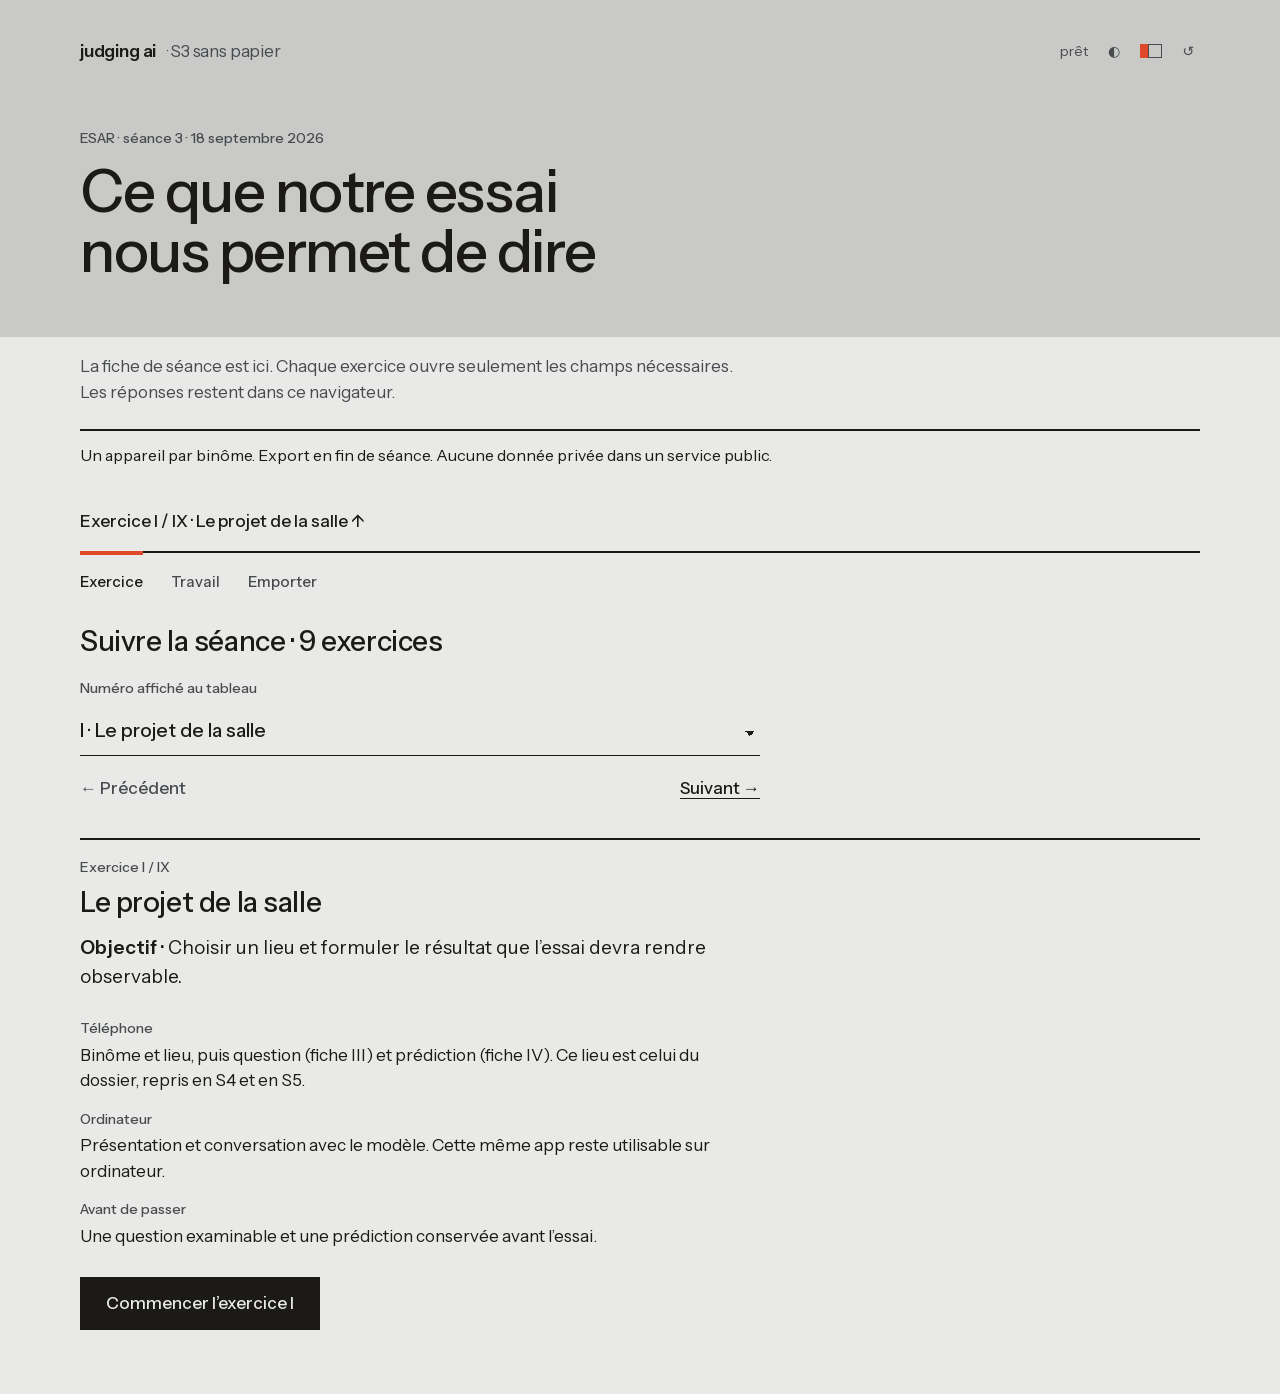
<file: s3/index.html>
<!doctype html>
<html lang="fr">
<head>
<meta charset="utf-8">
<meta name="viewport" content="width=device-width,initial-scale=1,viewport-fit=cover">
<meta name="apple-mobile-web-app-capable" content="yes">
<meta name="mobile-web-app-capable" content="yes">
<meta name="apple-mobile-web-app-title" content="Judging AI">
<link rel="manifest" href="../manifest.webmanifest">
<link rel="apple-touch-icon" href="../icon-180.png">
<link rel="icon" href="../icon-192.png">
<title>Judging AI · S3 sans papier</title>
<style>
/* Judging AI · the tokens, the faces and the header come from ../ds.css (design system « Juger l'IA » V3); this page keeps only its own layout. */

*{box-sizing:border-box}
html,body{margin:0;background:var(--fond);color:var(--encre);font:400 17px/1.5 var(--sans)}

/* l'en-tête d'une page : étiquette mono à gauche, boîte O·R·I·X à droite, filet orange */
.top{position:relative;height:2px;background:var(--orange);margin-top:2.6em}
.top .k{position:absolute;left:0;top:-2.0em;color:var(--sourd);font:500 15px/1 var(--mono);letter-spacing:.08em;padding:.5em 0}
.top .tag{position:absolute;right:0;top:-2.05em;background:var(--orange);color:var(--sur-orange);font:700 14px/1 var(--serif);letter-spacing:.28em;padding:.55em .8em .55em 1em;white-space:nowrap}

/* les voix */
.big{font:400 clamp(30px,8vw,56px)/1.15 var(--serif);margin:0}
.med{font:400 clamp(22px,5.4vw,34px)/1.3 var(--serif);margin:0}
.l{font:400 clamp(17px,4.2vw,22px)/1.45 var(--sans);margin:0;color:var(--encre)}
.q{font:italic 400 clamp(20px,5vw,30px)/1.3 var(--serif);margin:0}
.s{font:400 14px/1.4 var(--sans);color:var(--sourd);margin:0}
.m{font:400 14px/1.5 var(--mono);margin:0;padding:.35em .7em;border-left:2px solid var(--orange);background:var(--boite);white-space:pre-wrap;word-break:break-word}

/* une ligne : la lettre en mono orange, le texte */
.ln{display:grid;grid-template-columns:1.6em 1fr;gap:.7em;margin:0 0 .6em;word-break:break-word}
.ln .meta{color:var(--orange);font:500 14px/1.9 var(--mono)}
.ln .txt{font:400 clamp(17px,4.2vw,22px)/1.45 var(--sans)}
.ln .txt b{font-weight:700}

/* la lettre dans le texte */
.chip{display:inline-block;min-width:1.55em;text-align:center;font:600 .95em/1.5 var(--serif);border:2px solid var(--encre);border-radius:6px;padding:0 .3em;vertical-align:baseline}
.chip.x{border-color:var(--orange);color:var(--orange)}

hr.r{border:0;border-top:1px solid var(--trait);margin:.6em 0;width:100%}
.draw{width:min(46vw,220px);height:auto}
.help{color:var(--sourd);font:400 12px/1.5 var(--mono);opacity:.7}

button,input,textarea{font-size:16px;color:inherit;-webkit-tap-highlight-color:transparent}
/* on the design system: the band holds the header and the one heading; below it, ink on paper, ink rules, no boxes */
.intro{max-width:40em}
.tabs{position:static;display:flex;flex-wrap:wrap;gap:0 28px;background:var(--fond);border-top:2px solid var(--encre);padding:0;margin-top:8px}
.tabs button{flex:0 0 auto;background:none;border:0;padding:12px 0 0;min-height:44px;font:500 15px/1.3 var(--sans);color:var(--sourd);cursor:pointer}
.tabs button::first-letter{text-transform:uppercase}
.tabs button[aria-selected=true]{color:var(--encre);box-shadow:inset 0 4px 0 var(--accent);margin-top:-2px;padding-top:14px}
.tabs button[hidden]{display:none}
.panel[hidden]{display:none}.worksheet-picker{display:none!important}
.section{border-top:1px solid var(--encre);padding:1em 0}.section>summary,.source>summary{list-style:none;cursor:pointer}.section>summary::-webkit-details-marker,.source>summary::-webkit-details-marker{display:none}
.section h2{display:inline;font:500 clamp(22px,3vw,28px)/1.2 var(--sans);letter-spacing:-.015em;margin:0}
.section .n{display:block;min-width:0;margin-bottom:6px;font:500 14px/1.3 var(--sans);color:var(--sourd)}
.section,.field-jump{scroll-margin-top:24px}
textarea{min-height:86px;resize:vertical}
/* the pair's own words (binôme, lieu, the worksheet) in Source Serif 4 italic, as .ja-champ; a passage pasted from the model's answer stays in Archivo */
#work .field-jump input,#work .field-jump textarea{font:italic 400 22px/1.3 var(--f-voix);resize:none}
#work #place_answer,#work #skill_before,#work #skill_observed,#work #bench_without,#work #bench_with{font:400 17px/1.45 var(--sans);resize:vertical}
/* the identity fields' lines close the row; the worksheet below opens without a second line, and its note has no rule of its own */
#sections>.section{border-top:0;padding-top:1.6em}
.section>.notice{border-top:0;padding-top:0;margin:.6em 0 0}
.choices{border:0;margin:1.2em 0;padding:0}
.choices legend{font:500 14px/1.35 var(--sans);letter-spacing:0;color:var(--sourd);margin-bottom:.5em;padding:0}
.choice{display:flex;gap:12px;align-items:flex-start;margin:0;padding:12px 0;border-top:1px solid var(--encre);font:400 17px/1.4 var(--sans);color:var(--encre);cursor:pointer}
.choice:last-of-type{border-bottom:1px solid var(--encre)}
.choice input{-webkit-appearance:none;appearance:none;flex:0 0 auto;width:20px;height:20px;margin:1px 0 0;border:1.5px solid var(--encre);border-radius:0;background:transparent;cursor:pointer}
.choice input:checked{background:var(--encre);box-shadow:inset 0 0 0 3px var(--fond)}
.row{display:flex;gap:14px 28px;flex-wrap:wrap;align-items:center}
#identity .row{align-items:flex-end}#identity .row>div{flex:1 1 220px}
.source{border-top:1px solid var(--encre);padding:.9em 0}
.source h3{display:inline;font:500 22px/1.25 var(--sans);letter-spacing:-.01em;margin:0}
.badge{display:inline-block;margin-left:.6em;color:var(--sourd);font:400 14px/1 var(--sans)}
.meta{font:400 14px/1.5 var(--sans);color:var(--sourd)}
.limit{font:400 15px/1.55 var(--sans);color:var(--sourd);max-width:46em}
.locked{padding:2em 0;text-align:center}.locked strong{display:block;font:500 26px/1.2 var(--sans);letter-spacing:-.015em;margin-bottom:.5em}
.four{counter-reset:line}.four p{display:grid;grid-template-columns:2em 1fr;gap:.5em}.four p:before{counter-increment:line;content:counter(line);color:var(--encre);font:600 20px/1.2 var(--sans)}
.footer{margin-top:2em;border-top:1px solid var(--encre);padding:1.2em 0}.screenreader{position:absolute!important;width:1px;height:1px;padding:0;margin:-1px;overflow:hidden;clip:rect(0,0,0,0);white-space:nowrap;border:0}
/* the module that follows the projected lesson: on paper, in ink */
.module-bar{position:static;display:flex;align-items:center;gap:12px;margin-top:32px;min-height:44px}
.module-bar button{background:none;border:0;padding:0;min-height:44px;text-align:left;color:var(--encre);font:500 17px/1.35 var(--sans);cursor:pointer}
.module-bar span{color:var(--encre)}
.panel>h2{font:500 clamp(22px,3vw,28px)/1.2 var(--sans);letter-spacing:-.015em;margin:14px 0 10px}
.route{margin:28px 0 0;padding:0;background:none;color:var(--encre);border:0}
.route h2{font:500 clamp(22px,3vw,28px)/1.2 var(--sans);letter-spacing:-.015em;margin:0 0 20px}
.module-controls{display:grid;gap:10px;max-width:40em}
.module-controls label{margin:0}
.module-controls select{-webkit-appearance:none;appearance:none;min-height:48px;padding:8px 26px 8px 0;font:500 19px/1.3 var(--sans);cursor:pointer;
  background-image:linear-gradient(45deg,transparent 50%,var(--encre) 50%),linear-gradient(135deg,var(--encre) 50%,transparent 50%)!important;
  background-position:calc(100% - 10px) 55%,calc(100% - 5px) 55%!important;background-size:5px 5px!important;background-repeat:no-repeat!important}
.module-controls select option{background:var(--fond);color:var(--encre)}
.module-buttons{display:flex;justify-content:space-between;gap:12px;width:100%}
.module-buttons button{background:none;border:0;padding:10px 0;min-height:44px;color:var(--encre);font:500 17px/1.3 var(--sans);text-decoration:underline;text-decoration-thickness:1px;text-underline-offset:4px;cursor:pointer}
.module-buttons button:disabled{color:var(--sourd);text-decoration:none;cursor:default}
.route ol{list-style:none;padding:0;margin:28px 0 0}
.route li{border-top:2px solid var(--encre);padding:18px 0 0}
.route li[hidden]{display:none}
.module-number{margin:0 0 10px;font:500 14px/1.3 var(--sans);color:var(--sourd)}
.route h3{margin:0;font:500 28px/1.15 var(--sans);letter-spacing:-.015em}
.route .time{margin:6px 0 0;font:400 14px/1.4 var(--sans);color:var(--sourd)}
.route .goal{margin:16px 0 0;font:400 19px/1.5 var(--sans);max-width:38em}
.route .goal strong{font-weight:600}
.route dl{display:grid;grid-template-columns:1fr;gap:4px;margin:16px 0 0;max-width:40em}
.route dt{margin-top:12px;font:500 14px/1.4 var(--sans);color:var(--sourd)}
.route dd{margin:0;font:400 17px/1.5 var(--sans)}
.module-actions{display:flex;flex-wrap:wrap;gap:12px 28px;align-items:center;margin-top:28px}
.module-actions button,.module-actions a{display:inline-block;background:var(--encre);color:var(--fond);border:0;border-radius:0;font:500 17px/1.2 var(--sans);padding:16px 26px;min-height:44px;text-decoration:none;cursor:pointer}
.module-actions button:hover,.module-actions a:hover{box-shadow:inset 0 -4px 0 var(--accent)}
@media(max-width:520px){.tabs{gap:0 20px}.source h3{font-size:20px}.route .goal{font-size:18px}.module-actions>*{width:100%;text-align:center}}
@media print{.ja-bande .outils,.tabs,button{display:none!important}main{padding-bottom:0}.panel[hidden]{display:block}.source>div{display:block!important}}
[hidden]{display:none!important}.embedded>.ja-bande,.embedded main>.intro,.embedded main>.notice{display:none}.embedded main{padding:0 0 30px}.embedded .module-bar{margin-top:8px}
/* inside the atelier, the band's view carries the accent; the page's own tabs mark the current one in ink */
.embedded .tabs button[aria-selected=true]{box-shadow:inset 0 4px 0 var(--encre)}
</style>
<link rel="stylesheet" href="../ds.css">
</head>
<body>
<header class="ja-bande" id="bande"><div class="ja-page">
<div class="ja-tete"><span class="ja-mot"><a href="../">judging ai</a><i>· S3 sans papier</i></span><span class="outils"><span id="save" class="save">prêt</span><button type="button" id="theme" aria-label="thème">◐</button><button type="button" id="paire"></button></span></div>
<p class="ja-lab">ESAR · séance 3 · 18 septembre 2026</p>
<h1 class="ja-question">Ce que notre essai nous permet de dire</h1>
</div></header>
<main>
  <p class="intro">La fiche de séance est ici. Chaque exercice ouvre seulement les champs nécessaires. Les réponses restent dans ce navigateur.</p>
  <p class="notice">Un appareil par binôme. Export en fin de séance. Aucune donnée privée dans un service public.</p>

  <section class="route" id="module-route" aria-label="Suivre les neuf exercices">
    <h2>Suivre la séance · 9 exercices</h2>
    <div class="module-controls"><label for="module-select">Numéro affiché au tableau</label><select id="module-select"></select><div class="module-buttons"><button id="module-prev" type="button">← Précédent</button><button id="module-next" type="button">Suivant →</button></div></div>
    <ol>
      <li><h3>Le projet de la salle</h3><p class="goal">Choisir un lieu et formuler le résultat que l’essai devra rendre observable.</p><dl><dt>Téléphone</dt><dd>Binôme et lieu, puis question (fiche 3) et prédiction (fiche 4). Ce lieu est celui du dossier, repris en S4 et en S5.</dd><dt>Ordinateur</dt><dd>Présentation et conversation avec le modèle. Cette même app reste utilisable sur ordinateur.</dd><dt>Avant de passer</dt><dd>Une question examinable et une prédiction conservée avant l’essai.</dd></dl></li>
      <li><h3>Le cas Saint-Georges</h3><p class="goal">Choisir une affirmation et décider ce que les sources permettent d’en dire.</p><dl><dt>1 · Choisir</dt><dd>Lecture des trois affirmations proposées, choix d’une seule.</dd><dt>2 · Lire</dt><dd>Les trois sources communes, un passage précis relevé.</dd><dt>3 · Décider</dt><dd>Statut : étayée, à préciser, contredite ou non résolue.</dd><dt>4 · Justifier</dt><dd>La décision s’explique par le passage — pas par un vote entre sources.</dd></dl></li>
      <li><h3>L’atelier numérique</h3><p class="goal">Distinguer ce que l’app conserve de ce que le notebook exécute. Le notebook est facultatif aujourd’hui.</p><dl><dt>Téléphone</dt><dd>Judging AI reste ouvert comme fiche de séance.</dd><dt>Ordinateur</dt><dd>Facultatif : Colab ou Binder, une copie du notebook par binôme. Sinon, l’application d’IA habituelle suffit.</dd><dt>Avant de passer</dt><dd>Où la trace est gardée. Si le notebook a été ouvert : une copie retrouvable et un premier résultat exécuté.</dd></dl></li>
      <li><h3>L’enquête sur le lieu</h3><p class="goal">Isoler une affirmation et examiner son appui hors du modèle.</p><dl><dt>Téléphone</dt><dd>Section 3 et journal O/R/I/X.</dd><dt>Ordinateur</dt><dd>Réponse du modèle et source effectivement consultée.</dd><dt>Avant de passer</dt><dd>Le passage, ce qu’il autorise et ce qui reste non résolu.</dd></dl></li>
      <li><h3>SKILL.md v0 · avant / après</h3><p class="goal">Créer un SKILL.md aujourd’hui et essayer la même question avant et après.</p><dl><dt>1 · Sans</dt><dd>La question exacte dans une conversation neuve, réponse gardée.</dd><dt>2 · Écrire</dt><dd>Un problème observé devient une instruction courte et testable. L’app en donne le modèle.</dd><dt>3 · Prédire</dt><dd>Ce qui devrait changer — et ce que SKILL.md risque de faire perdre.</dd><dt>4 · Avec</dt><dd>Nouvelle conversation, même modèle, même question, avec SKILL.md collé au début. Comparaison, puis téléchargement de <code>SKILL.md</code>.</dd></dl></li>
      <li><h3>Le hook · en S6</h3><p class="goal">Reporté à la séance 6. Aujourd’hui, ce temps va à la comparaison sans / avec.</p><dl><dt>Téléphone</dt><dd>Section 5 : prédiction, observation et conséquence.</dd><dt>Ordinateur</dt><dd>Notebook, hook et mini-runner sans appel externe.</dd><dt>Avant de passer</dt><dd>Six résultats et une limite que le mécanisme ne peut pas résoudre.</dd></dl></li>
      <li><h3>La notice architecturale</h3><p class="goal">Revenir aux sources pour écrire, recevoir une objection et fixer un critère.</p><dl><dt>Téléphone</dt><dd>Section 2 : notice de 50 mots, objection, réponse et critère.</dd><dt>Ordinateur</dt><dd>Dossier Saint-Georges et fichiers du paquet.</dd><dt>Avant de passer</dt><dd>Une notice révisée ou maintenue avec sa justification.</dd></dl></li>
      <li><h3>La comparaison sans / avec</h3><p class="goal">Comparer deux réponses sous des conditions aussi proches que possible.</p><dl><dt>Téléphone</dt><dd>Section 6 : conditions, passages, effet, coût et limite.</dd><dt>Ordinateur</dt><dd>Deux conversations neuves. Si le notebook a été ouvert : import des deux réponses.</dd><dt>Avant de passer</dt><dd>Deux passages comparables et une conclusion à la mesure d’un seul essai.</dd></dl></li>
      <li><h3>Défendre et garder</h3><p class="goal">Nommer l’effet observé, sa limite et le prochain essai, puis ouvrir les exports.</p><dl><dt>Téléphone</dt><dd>Sections 7 et 8, puis export Markdown et JSON.</dd><dt>Ordinateur</dt><dd>Export de l’app. Si le notebook a été ouvert : ZIP final et fichiers décompressés.</dd><dt>Avant de partir</dt><dd>L’export de l’app, une limite et un prochain geste précis. Les ZIP si le notebook a été ouvert.</dd></dl></li>
    </ol>
  </section>
  <div class="module-bar"><button id="module-return" type="button"><span id="module-current">Exercice I / IX</span> · <span id="module-current-title">Le projet de la salle</span> ↑</button></div>

  <div class="tabs" role="tablist" aria-label="Matériel S3">
    <button id="tab-module" role="tab" aria-selected="true">exercice</button>
    <button id="tab-work" role="tab" aria-selected="false">travail</button>
    <button id="tab-sources" role="tab" aria-selected="false">sources</button>
    <button id="tab-keep" role="tab" aria-selected="false">emporter</button>
  </div>

  <section id="work" class="panel" role="tabpanel" aria-labelledby="tab-work">
    <label class="worksheet-picker" for="worksheet-select">Fiche de travail</label><select class="worksheet-picker" id="worksheet-select" aria-hidden="true" tabindex="-1"></select>
    <div id="identity"></div>
    <div id="sections"></div>
  </section>

  <section id="sources" class="panel" role="tabpanel" aria-labelledby="tab-sources" hidden>
    <div id="source-lock" class="locked">
      <strong>Trois sources communes.</strong>
      <p class="intro">D’abord une affirmation choisie dans l’exercice II, puis les trois sources et un passage précis.</p>
      <button id="unlock" class="act">Lire les 3 sources</button>
    </div>
    <div id="source-list" hidden></div>
  </section>

  <section id="keep" class="panel" role="tabpanel" aria-labelledby="tab-keep" hidden>
    <div class="top"><span class="k">fin de séance</span></div>
    <h2>Emporter la trace, pas du papier</h2>
    <p class="intro">Le Markdown est lisible partout. Le JSON permet de retrouver les champs dans cette page. Les deux sont utiles en cas de changement d’appareil.</p>
    <div class="row"><button id="md" class="act">Télécharger le Markdown</button><button id="json" class="txtbtn" style="display:none">sauvegarde JSON</button><button id="copy" class="txtbtn" style="display:none">copier le texte</button></div>
    <p class="notice">Cette page fait partie de l’app Judging AI et fonctionne hors ligne après sa première ouverture. La clé de l’enseignant n’est pas dans l’app.</p>
    <div class="footer row"><a class="txtbtn" href="../atelier/">ouvrir le notebook</a></div>
  </section>
</main>

<script src="../commun.js"></script>
<script>
(function(){
"use strict";
var KEY="judging-ai-s3-work", THEME="judging-ai-journal-theme";
var ROMAN=["I","II","III","IV","V","VI","VII","VIII","IX"];
var state={fields:{},unlocked:false};
try{var raw=localStorage.getItem(KEY);if(raw){var parsed=JSON.parse(raw);if(parsed&&typeof parsed==="object"){state.fields=parsed.fields||{};state.unlocked=!!parsed.unlocked;}}}catch(e){}
var sections=[
 {n:"1",title:"Exercice II · choisir et justifier — Saint-Georges",note:"Une affirmation choisie, confrontée aux trois sources communes. Le but n’est pas de deviner : c’est de justifier ce que les passages autorisent.",fields:[
  ["sg_passage","Source et passage précis que nous avons lu"],["sg_why","Notre justification : ce passage permet de dire… mais ne permet pas de dire…"]]},
 {n:"2",title:"Exercices II et VII · après les sources",note:"Une référence introuvable n’est pas automatiquement une invention. Une source imprimée n’est pas automatiquement exacte.",fields:[
  ["post_piece","Pièce, auteur, page ou passage effectivement lu"],["post_role","Même bâtiment ? Même phase ? Même rôle ?"],["post_orix","Standing O / R / I / X, avec raison"],["post_result","Résultat séparé : appuyée / contredite / non résolue — pourquoi ?"],["post_sentence","Notre phrase corrigée, maintenue ou suspendue"],["post_effect","Conséquence précise dans une notice, une chronologie ou un argument"],["notice_50","Retour à la notice : 50 mots maximum, références à part"],["notice_objection","Mot ou omission contesté par le binôme voisin, avec passage précis"],["notice_response","Notre réponse : réviser / maintenir / suspendre, parce que"],["notice_criterion","Critère que nous emportons dans l’essai sans / avec"],["notice_without","Critère appliqué à la réponse sans"],["notice_with","Critère appliqué à la réponse avec"]]},
 {n:"3",title:"Exercice I · notre lieu et notre question",note:"Pour commencer, seulement un lieu connu du binôme et une question précise. La réponse s’examine plus tard.",fields:[
  ["place_question","Notre question exacte"]]},
 {n:"3b",title:"Exercice IV · examiner une affirmation sur notre lieu",note:"Une phrase précise de la réponse, et une source réellement ouverte sur le lieu. À défaut aujourd’hui, une des trois sources Saint-Georges sert d’entraînement.",fields:[
  ["place_answer","Réponse et conditions conservées"],["place_claim","Affirmation prioritaire : une phrase précise à examiner"],["place_passage","Source réellement ouverte + passage exact : livre, article, plan, archive, notice ou page institutionnelle"],["place_bound","Ce passage permet de dire… ; il ne permet pas de dire…"],["place_decision","Garder / corriger / suspendre — et conséquence pour notre travail"]]},
 {n:"4",title:"Exercice V · créer et essayer notre SKILL.md",note:"Téléphone ou ordinateur, dans l’application d’IA déjà utilisée. Deux conversations neuves, le même modèle affiché et la même question exacte.",fields:[
  ["skill_question","1 · Question · La question exacte, copiée une seule fois"],["skill_model","1 · Conditions · Application, modèle affiché, accès web oui/non"],["skill_before","2 · Sans SKILL.md · Un passage exact de la première réponse"],["skill_behavior","3 · Problème observé · Ce que nous voulons changer ou préserver"],["skill_instruction","4 · SKILL.md · Une instruction courte et testable"],["skill_expected","5 · Prédiction · Ce qui devrait changer ; ce qui montrerait l’absence d’effet"],["skill_cost","5 · Risque · Un résultat utile que SKILL.md pourrait faire perdre"],["skill_observed","6 · Avec SKILL.md · Un passage exact de la seconde réponse"],["skill_limit","7 · Comparaison · Effet visible, absence d’effet, coût ou limite"]]},
 {n:"5",title:"Exercice VI · le hook, reporté à la séance 6",note:"Fiche ouverte, non demandée aujourd’hui.",fields:[
  ["hook_allowed","Adresse prévue"],["hook_blocked","Adresse hors liste"],["hook_lookalike","Hôte ressemblant"],["hook_error","Erreur sur l’hôte admis"],["hook_testimony","Témoignage utile hors liste"],["hook_missing","URL absente"],["hook_revision","Source utile écartée : quel changement justifions-nous ?"],["hook_false","Quel essai montre que le faux hôte reste bloqué ?"],["hook_limit","Ce mécanisme ne peut toujours pas décider"]]},
 {n:"6",title:"Exercice VIII · sans / avec, mêmes conditions",note:"Une amélioration de formulation n’est pas une vérification. Aucun effet visible est un résultat. Des instructions collées ne prouvent pas un chargement natif de SKILL.md.",fields:[
  ["bench_conditions","Modèle / web / mémoire / ordre / autres différences"],["bench_without","Passage comparable « sans »"],["bench_with","Passage comparable « avec »"],["bench_source","Passage de source qui permet de juger l’un et l’autre"],["bench_effect","Effet observé par rapport à notre prédiction"],["bench_cost","Élément utile perdu, refus excessif ou autre coût"],["bench_decision","Garder / réviser / abandonner quelle instruction, et pourquoi ?"],["bench_limit","Ce qu’une seule paire de réponses ne permet pas de conclure"]]},
 {n:"7",title:"Exercice IX · ce que nous emportons",note:"Une archive ne contient le travail qu’une fois réellement ouverte et vérifiée.",fields:[
  ["take_zip1","Premier ZIP ouvert : oui / pas encore"],["take_zip2","ZIP final ouvert : oui / pas encore"],["take_where","Où se retrouvent notre SKILL.md et les réponses ?"],["take_run","Ce qui a réellement été exécuté"],["take_given","Ce qui a seulement été fourni au modèle"],["take_untried","Ce qui reste non essayé"],["take_next","Prochain essai précis"]]},
 {n:"8",title:"Exercice IX · billet de sortie individuel",note:"Deux minutes, sans le texte du partenaire. Trace formative, pas une nouvelle note.",fields:[
  ["exit_name","Nom"],["exit_1","1. Voici une affirmation que je peux maintenant examiner"],["exit_2","2. Voici le passage précis et ce qu’il m’autorise à conclure"],["exit_3","3. Je garde / corrige / suspends cette phrase parce que"],["exit_4","4. Voici une limite que notre hook ne peut pas résoudre, et mon prochain geste"]]}
];
var identity=[["pair","Binôme"],["place","Lieu adopté"]];
var sources=[
 {title:"1 · Georges Arbid, thèse, Harvard 2002",common:true,meta:"Practicing Modernism in Beirut, p. 80–81 (PDF 90–91), notes 156–157 ; p. 91 (PDF 101).",quotes:[
  "Tabet's brief stay at Perret's atelier probably earned him the mission of local architect for the construction of the Hôtel Saint-Georges in Beirut, a modernist exposed concrete building designed in 1931, by the French firm—close to Perret—of J. Poirrier, A. Lotte & G. Bordes with André Lotte as architect in charge. Later, in 1946, Tabet was responsible for the enlargement of the third floor and the addition of a fourth floor, as well as the extension of the restaurant, which explains why he was understood to be the author of the original building.",
  "As for the Hôtel Saint-Georges, if not the actual designer, Tabet was the field agent who enabled the realization of the job. More importantly, he should be looked at as the protagonist who not only endorsed the presence of such a modernist building in Beirut, but also went on to design buildings inspired by its syntax.",
  "The massive water tank was built from the start at roof level, taking into consideration the extension of the third and fourth floors; it also carries the hotel sign, executed in relief with concrete blocks.",
  "156. Besides the drawings that bear the firm's signature and stamp, a conclusive document that certifies authorship is the contract with the Société des Grands Hôtels du Levant (archives of Fouad El Khoury, contractor of the concrete blocks for the project). In a letter sent by the Société des Grands Hôtels du Levant to the Régie Générale des Chemins de Fer et Travaux Publics, dated May 27, 1931, Mr. Philippat confirms their assignment as contractors, and mentions the architects who designed the building: « Nous avons l'honneur de vous confirmer les accords intervenus entre notre Société et la vôtre concernant la construction d'un hôtel à Beyrouth (Liban). Nous avons fait dresser les plans de cet hôtel par MM. Poirrier, Lotte, Bordes, architectes à Paris, 18 Rue Monge, chargés de la direction et de la surveillance des travaux. » Poirrier, Lotte and Bordes were experts in Hotel design. They were in touch with Perret to whom they had commissioned the enlargement of the Touring Club de France in Paris at the same time they were designing Hôtel Saint-Georges. Moreover, Jacques Poirrier, a former student of Perret, had been an employee of the Perret firm. He later contributed to the design of Le Havre. As for Lotte, he should not be mistaken for André Lhote, a renowned French painter who was a friend of Antoine Tabet, and who had introduced Tabet to Perret.",
  "For the first part, built in 1931, Tabet was architecte d'opérations (architect on site). He designed the second part, as is testified by his stamp and signature on the plans and other documents dated 1946-47."
 ],limit:"Arbid cite une lettre du 27 mai 1931 nommant Poirrier, Lotte et Bordes et des plans de 1946–47. Nous lisons ici ces documents par sa thèse, pas leurs originaux. Le réservoir en toiture avait anticipé l’extension des troisième et quatrième étages."},
 {title:"2 · Jad Tabet et coll., Beyrouth, 2001",common:true,meta:"Portrait de ville, p. 17 ; légende 109, p. 62.",quotes:[
  "Antoine Tabet (1907-1964) qui, après des études à l'École supérieure d'ingénieurs de Beyrouth, rejoint l'atelier parisien d'Auguste Perret en [année partiellement illisible dans la reliure du scan], puis rentre au Liban, fonde un groupe surréaliste avec le poète Georges Shéhadé et signe trois œuvres qui apparaissent alors comme les icônes d'une modernité architecturale en rupture avec l'éclectisme ambiant. Ce sont l'hôtel Saint-Georges à Minet el-Hosn, construit en 1931 en association avec les architectes français Poirrier, Bordes et Lotte, le collège de la Sagesse à Achrafyeh en 1936 et l'extension du lycée français de jeunes filles à Zokak el-Blatt en 1938. Dans ces trois œuvres apparaissent les thèmes chers au rationalisme constructif de Perret : utilisation du béton brut, distinction entre éléments d'ossature et panneaux de remplissage, expression de « l'ordre structurel » qui règle le rythme et les modénatures des façades et priorité de la logique constructive sur les ornements « rajoutés ».",
  "109. Hôtel Saint-Georges, 1931, Poirrier, Bordes, Lotte et Antoine Tabet arch., rue Ahmad Chaouqui. Une nouvelle aile, respectueuse de l'architecture de ce bâtiment remarquable, a été ajoutée en 2000 (Jacques Liger-Belair, Jean-Pierre Mogharbané et Georges Khayat arch.)."
 ],limit:"Le livre remercie George Arbid pour ses remarques, sans établir l’origine de cette attribution ni une dépendance envers une thèse publiée ensuite. Jad Tabet est architecte, urbaniste et auteur sur Beyrouth ; sa connaissance ne se réduit pas à sa parenté avec Antoine Tabet."},
 {title:"3 · Arab Center for Architecture, notice du bâtiment",common:true,meta:"Notice signée George Arbid. Équipe : Poirrier, Lotte, Bordes, with A. Tabet. Construction : 1930/1932.",quotes:[
  "The Hôtel Saint-Georges is an icon of modern architecture in Lebanon, designed by the French firm of Poirrier, Lotte and Bordes with Lebanese engineer-architect Antoine Tabet as architect on site. The building clearly bears the influence of Auguste Perret […]",
  "Later, in 1946-47, Tabet was in charge of adding to the building the third and fourth floors, and enlarging the restaurant."
 ],limit:"Les pièces 1 et 3 ont le même auteur : leur accord n’est pas deux témoignages indépendants. La notice cite notamment les archives de Fouad El Khoury et des plans publiés dans L’Architecture Française."},
 {title:"4 · Wikipédia, St. Georges Hotel, Beirut",meta:"Paragraphe d’ouverture consulté le 17 septembre 2026.",quotes:["The Hotel St. Georges […] opened in 1934. […] Parisian architect Auguste Perret came to Beirut to design the hotel with local architect Antun Tabet."],limit:"La page cite A Global History of Architecture, p. 712, et Alex Rowell, Daily Beast. Ces deux références n’ont pas été ouvertes dans cette préparation ; Poirrier, Lotte et Bordes n’apparaissent pas dans l’article."},
 {title:"5 · Réponse de Claude, 13 septembre 2026",meta:"Recherche web refusée ; adresse Wikipédia erronée et non ouverte.",quotes:["On attribue souvent la conception […] à l'architecte libanais Antoine Tabet […] — non vérifié : je n'ai pas pu confirmer cette attribution […] car la recherche web m'a été refusée ; ceci vient de ma mémoire."],limit:"L’adresse citée renvoyait 404 ; l’article existe sous une autre adresse. La réserve fait partie de la réponse originale. La pièce ne dit pas qui est « on »."},
 {title:"6 · Modèle local gpt-oss-20b, sans web",meta:"Réponse 2 sur 5, 13 septembre 2026.",quotes:["Architecte : Jean R. Bousquet · Année : 1938 · Référence : Beyrouth, un patrimoine architectural, L’Harmattan, 1999, pp. 112–115."],limit:"Les quatre autres réponses donnent Joseph Kouri, Pierre Dufour, Michel Rachid et Jean-Baptiste Humbert. Trois donnent une référence paginée ; Kouri n’en donne aucune. Rien n’a été retrouvé, mais cinq réponses incompatibles ne prouvent pas séparément la fausseté de chacune."},
 {title:"7 · Maha Yahya, thèse MIT 2005 — citation rapportée",meta:"Citation fournie par un rapport Perplexity ; thèse originale non ouverte.",quotes:["Constructed between 1930–1932 […] Auguste Perret was hired as the principal architect […] along with […] J. Poirrier, A. Lotte and G. Bordes. What is clear is that Tabet was the local architect in charge of construction and implementation […]"],limit:"Ne pas citer ceci comme l’original consulté : page et document d’appui de la phrase « Perret was hired » restent inconnus."},
 {title:"8 · British Council, Beirut Urban Declaration, 2020 — citation rapportée",meta:"Citation fournie par le même rapport ; PDF original non ouvert.",quotes:["Saint George Hotel, designed by Antoun Tabet in 1931 in association with French colleagues from Perret's atelier"],limit:"Ne pas citer ceci comme l’original consulté. Auteur du passage et origine de « from Perret’s atelier » pour Poirrier, Lotte et Bordes restent inconnus."}
];
function h(tag,a,kids){var e=document.createElement(tag);if(a)Object.keys(a).forEach(function(k){var v=a[k];if(k==="text")e.textContent=v;else if(k==="on")Object.keys(v).forEach(function(ev){e.addEventListener(ev,v[ev]);});else if(v!==false&&v!=null)e.setAttribute(k,v);});(kids||[]).forEach(function(c){if(c!=null)e.appendChild(typeof c==="string"?document.createTextNode(c):c);});return e;}
function persist(){try{localStorage.setItem(KEY,JSON.stringify(state));document.getElementById("save").textContent="✓ enregistré";}catch(e){document.getElementById("save").textContent="non enregistré";}updateUnlock();}
function field(id,label,short){var control=short?h("input",{type:"text",id:id}):h("textarea",{id:id});control.value=state.fields[id]||"";control.addEventListener("input",function(){state.fields[id]=control.value;persist();});return h("div",{class:"field-jump",id:"field-"+id},[h("label",{for:id,text:label}),control]);}
function choices(id,legend,options){var fs=h("fieldset",{class:"choices",id:"field-"+id});fs.appendChild(h("legend",{text:legend}));options.forEach(function(option){var input=h("input",{type:"radio",name:id,value:option});input.checked=state.fields[id]===option;input.onchange=function(){state.fields[id]=option;persist();};fs.appendChild(h("label",{class:"choice"},[input,h("span",{text:option})]));});return fs;}
function skillMarkdown(){return ["---","name: skill-"+(state.fields.place||"notre-lieu").toLowerCase().replace(/[^a-z0-9]+/g,"-").replace(/^-|-$/g,"").slice(0,40),"description: À utiliser pour répondre à notre question sur "+(state.fields.place||"notre lieu")+".","---","","# Instruction","",state.fields.skill_instruction||"[Instruction écrite dans l’app]","","# Question d’essai","",state.fields.skill_question||"[Question exacte]","","# Limite à surveiller","",state.fields.skill_cost||"[Résultat utile à ne pas perdre]",""].join("\n");}
function renderWork(){var ident=document.getElementById("identity");ident.appendChild(h("div",{class:"row"},identity.map(function(f){return field(f[0],f[1],true);})));var box=document.getElementById("sections");sections.forEach(function(s,idx){var d=h("details",{class:"section",id:"worksheet-"+s.n,open:idx<2});d.appendChild(h("summary",null,[h("span",{class:"n",text:"Fiche "+s.n}),h("h2",{text:s.title})]));d.appendChild(h("p",{class:"notice",text:s.note}));if(s.n==="1"){d.appendChild(choices("sg_claim","1 · Une affirmation",["A · Le bâtiment de 1931 a été conçu par Poirrier, Lotte et Bordes ; Antoine Tabet était architecte d’opérations sur place.","B · Antoine Tabet a conçu l’extension réalisée en 1946–47.","C · Auguste Perret a conçu l’hôtel avec Antoine Tabet."]));d.appendChild(choices("sg_result","3 · Après lecture, un statut",["Étayée","À préciser","Contredite","Non résolue"]));}s.fields.forEach(function(f){d.appendChild(field(f[0],f[1],f[0]==="exit_name"));});if(s.n==="4"){d.appendChild(h("p",{class:"notice",text:"Modèle d’instruction · Pour chaque affirmation sur notre lieu : 1) indique la source ou écris « sans source » ; 2) distingue fait rapporté, inférence et point non résolu ; 3) ne supprime pas une piste utile : marque-la « à vérifier ». Modèle à adapter au problème réellement observé."}));var buttons=h("div",{class:"row"});buttons.appendChild(h("button",{type:"button",class:"act",text:"Télécharger SKILL.md",on:{click:function(){download("SKILL.md",skillMarkdown(),"text/markdown;charset=utf-8");}}}));buttons.appendChild(h("button",{type:"button",class:"txtbtn",text:"Copier SKILL.md",on:{click:function(){navigator.clipboard.writeText(skillMarkdown());}}}));d.appendChild(buttons);}box.appendChild(d);});}
function appendSource(box,s,i){var d=h("details",{class:"source",open:i<3});var sum=h("summary",null,[h("h3",{text:s.title})]);if(s.common)sum.appendChild(h("span",{class:"badge",text:"commun"}));d.appendChild(sum);d.appendChild(h("p",{class:"meta",text:s.meta}));s.quotes.forEach(function(q){d.appendChild(h("blockquote",{text:q}));});d.appendChild(h("p",{class:"limit",text:"Limite · "+s.limit}));box.appendChild(d);}
function renderSources(){var box=document.getElementById("source-list");box.appendChild(h("div",{class:"top"},[h("span",{class:"k",text:"Hôtel Saint-Georges · les trois sources communes"})]));box.appendChild(h("p",{class:"intro",text:"Un passage précis. Questions : qui parle, sur quoi s’appuie-t-il, quel rôle et quelle phase décrit-il, et que ne permet-il pas de conclure ?"}));sources.slice(0,3).forEach(function(s,i){appendSource(box,s,i);});var extra=h("details",{class:"source"});extra.appendChild(h("summary",null,[h("h3",{text:"5 pistes supplémentaires · facultatif"})]));var extraBox=h("div");sources.slice(3).forEach(function(s,i){appendSource(extraBox,s,i+3);});extra.appendChild(extraBox);box.appendChild(extra);box.appendChild(h("div",{class:"notice four"},[h("strong",{text:"Retour au travail et justification"}),h("p",{text:"Statut : étayée, à préciser, contredite ou non résolue."}),h("p",{text:"Le passage cité, ce qu’il permet de dire — et ce qu’il ne permet pas de dire."})]));}
function updateUnlock(){document.getElementById("unlock").disabled=false;if(state.unlocked){document.getElementById("source-lock").hidden=true;document.getElementById("source-list").hidden=false;}}
function show(which){document.getElementById("module-route").hidden=which!=="module";document.getElementById("tab-module").setAttribute("aria-selected",String(which==="module"));["work","sources","keep"].forEach(function(id){var on=id===which;document.getElementById(id).hidden=!on;document.getElementById("tab-"+id).setAttribute("aria-selected",String(on));});history.replaceState(null,"","#"+which);window.scrollTo(0,0);}
function setupModules(){
 var cards=Array.from(document.querySelectorAll(".route li")),select=document.getElementById("module-select"),current=0;
 var actions=[[["Commencer l’exercice I","pair"]],[["Commencer l’exercice II","sg_claim"]],[["Ouvrir l’atelier","atelier"]],[["Commencer l’exercice IV","place_answer"]],[["Commencer l’exercice V","skill_question"]],[["Ouvrir la fiche reportée","hook_allowed"]],[["Commencer l’exercice VII","notice_50"]],[["Commencer l’exercice VIII","bench_conditions"]],[["Commencer l’exercice IX","exit_name"]]];
 function jump(target){if(target==="sources"||target==="keep"){show(target);return;}show("work");if(target==="pair"||target==="place")selectWorksheet("3");if(target==="sg_claim"){selectWorksheet("1");document.getElementById("field-sg_claim").scrollIntoView({block:"start"});return;}var control=document.getElementById(target),details=control.closest("details");if(details){selectWorksheet(details.id.replace("worksheet-",""));details.open=true;}document.getElementById("field-"+target).scrollIntoView({block:"start"});control.focus({preventScroll:true});}
 cards.forEach(function(card,i){var title=card.querySelector("h3").textContent;select.appendChild(h("option",{value:i,text:ROMAN[i]+" · "+title}));card.insertBefore(h("p",{class:"module-number",text:"Exercice "+ROMAN[i]+" / IX"}),card.firstChild);var goal=card.querySelector(".goal");goal.insertBefore(h("strong",{text:"Objectif · "}),goal.firstChild);var links=h("div",{class:"module-actions"});actions[i].forEach(function(a){links.appendChild(a[1]==="atelier"?h("a",{href:"https://fsckjournal.github.io/judging-ai/atelier/",target:"_blank",rel:"noopener",text:a[0]}):h("button",{type:"button",text:a[0],on:{click:function(){jump(a[1]);}}}));});card.appendChild(links);});
 cards[1].querySelector("dd").textContent="Lecture des trois affirmations proposées, choix d’une seule.";
 cards.forEach(function(card){card.querySelectorAll("dd").forEach(function(dd){dd.textContent=dd.textContent.replace(/(fiche|section) (\d)/gi,function(_,label,n){return "fiche "+ROMAN[Number(n)-1];}).replace("Sections 7 et 8","Fiches VII et VIII");});});
 function choose(n,save){current=Math.max(0,Math.min(8,n));cards.forEach(function(card,i){card.hidden=i!==current;});select.value=String(current);document.getElementById("module-prev").disabled=current===0;document.getElementById("module-next").disabled=current===8;document.getElementById("module-current").textContent="Exercice "+ROMAN[current]+" / IX";document.getElementById("module-current-title").textContent=cards[current].querySelector("h3").textContent;document.getElementById("tab-sources").hidden=[1,6].indexOf(current)<0;if(save){try{localStorage.setItem("judging-ai-s3-module",String(current));}catch(e){}}}
 select.onchange=function(){choose(Number(select.value),true);};document.getElementById("module-prev").onclick=function(){choose(current-1,true);};document.getElementById("module-next").onclick=function(){choose(current+1,true);};document.getElementById("module-return").onclick=function(){show("module");};
 var restored=0;try{restored=Number(localStorage.getItem("judging-ai-s3-module"))||0;}catch(e){}choose(restored,false);
}
function selectWorksheet(n){document.querySelectorAll("details.section").forEach(function(d){d.hidden=d.id!=="worksheet-"+n;d.open=!d.hidden;});document.getElementById("worksheet-select").value=String(n);}
function setupWorksheets(){var select=document.getElementById("worksheet-select");sections.forEach(function(s){select.appendChild(h("option",{value:s.n,text:"Fiche "+s.n+" · "+s.title}));});select.onchange=function(){selectWorksheet(select.value);};selectWorksheet("3");}
function markdown(){var lines=["# S3 · Ce que notre essai nous permet de dire","","Binôme : "+(state.fields.pair||""),"Lieu : "+(state.fields.place||""),""];sections.forEach(function(s){lines.push("## Fiche "+s.n+" · "+s.title,"");s.fields.forEach(function(f){lines.push("### "+f[1],"",state.fields[f[0]]||""," ");});});lines.push("Dossier ouvert avant la conclusion : "+(state.unlocked?"oui":"non"));return lines.join("\n");}
function download(name,text,type){var a=document.createElement("a");a.href=URL.createObjectURL(new Blob([text],{type:type}));a.download=name;document.body.appendChild(a);a.click();setTimeout(function(){URL.revokeObjectURL(a.href);a.remove();},500);}
document.getElementById("tab-module").onclick=function(){show("module");};
document.getElementById("tab-work").onclick=function(){show("work");};document.getElementById("tab-sources").onclick=function(){show("sources");};document.getElementById("tab-keep").onclick=function(){show("keep");};
document.getElementById("unlock").onclick=function(){state.unlocked=true;persist();show("sources");};
document.getElementById("md").onclick=function(){download("S3-travail-binome.md",markdown(),"text/markdown;charset=utf-8");};
document.getElementById("json").onclick=function(){download("S3-travail-binome.json",JSON.stringify(state,null,2),"application/json");};
document.getElementById("copy").onclick=function(){navigator.clipboard.writeText(markdown()).then(function(){document.getElementById("save").textContent="texte copié";});};
var theme="";try{theme=localStorage.getItem(THEME)||"";}catch(e){}function applyTheme(){if(theme)document.documentElement.setAttribute("data-theme",theme);else document.documentElement.removeAttribute("data-theme");}applyTheme();
document.getElementById("theme").onclick=function(){var dark=theme?theme==="dark":matchMedia("(prefers-color-scheme: dark)").matches;theme=dark?"light":"dark";applyTheme();try{localStorage.setItem(THEME,theme);}catch(e){}};
renderWork();setupWorksheets();renderSources();updateUnlock();setupModules();
var route=document.getElementById("module-route");route.before(document.querySelector(".module-bar"));route.before(document.querySelector(".tabs"));
if(new URLSearchParams(location.search).has("embedded")){document.body.classList.add("embedded");document.querySelectorAll(".module-actions a").forEach(function(a){a.addEventListener("click",function(e){e.preventDefault();parent.postMessage({type:"s3-notebook"},location.origin);});});}
var start=location.hash.slice(1);if(["work","sources","keep"].indexOf(start)>=0){show(start);}else{show("module");}
if("serviceWorker" in navigator&&location.protocol.indexOf("http")===0)navigator.serviceWorker.register("../sw.js").catch(function(){});
})();
</script>
</body>
</html>
</file>
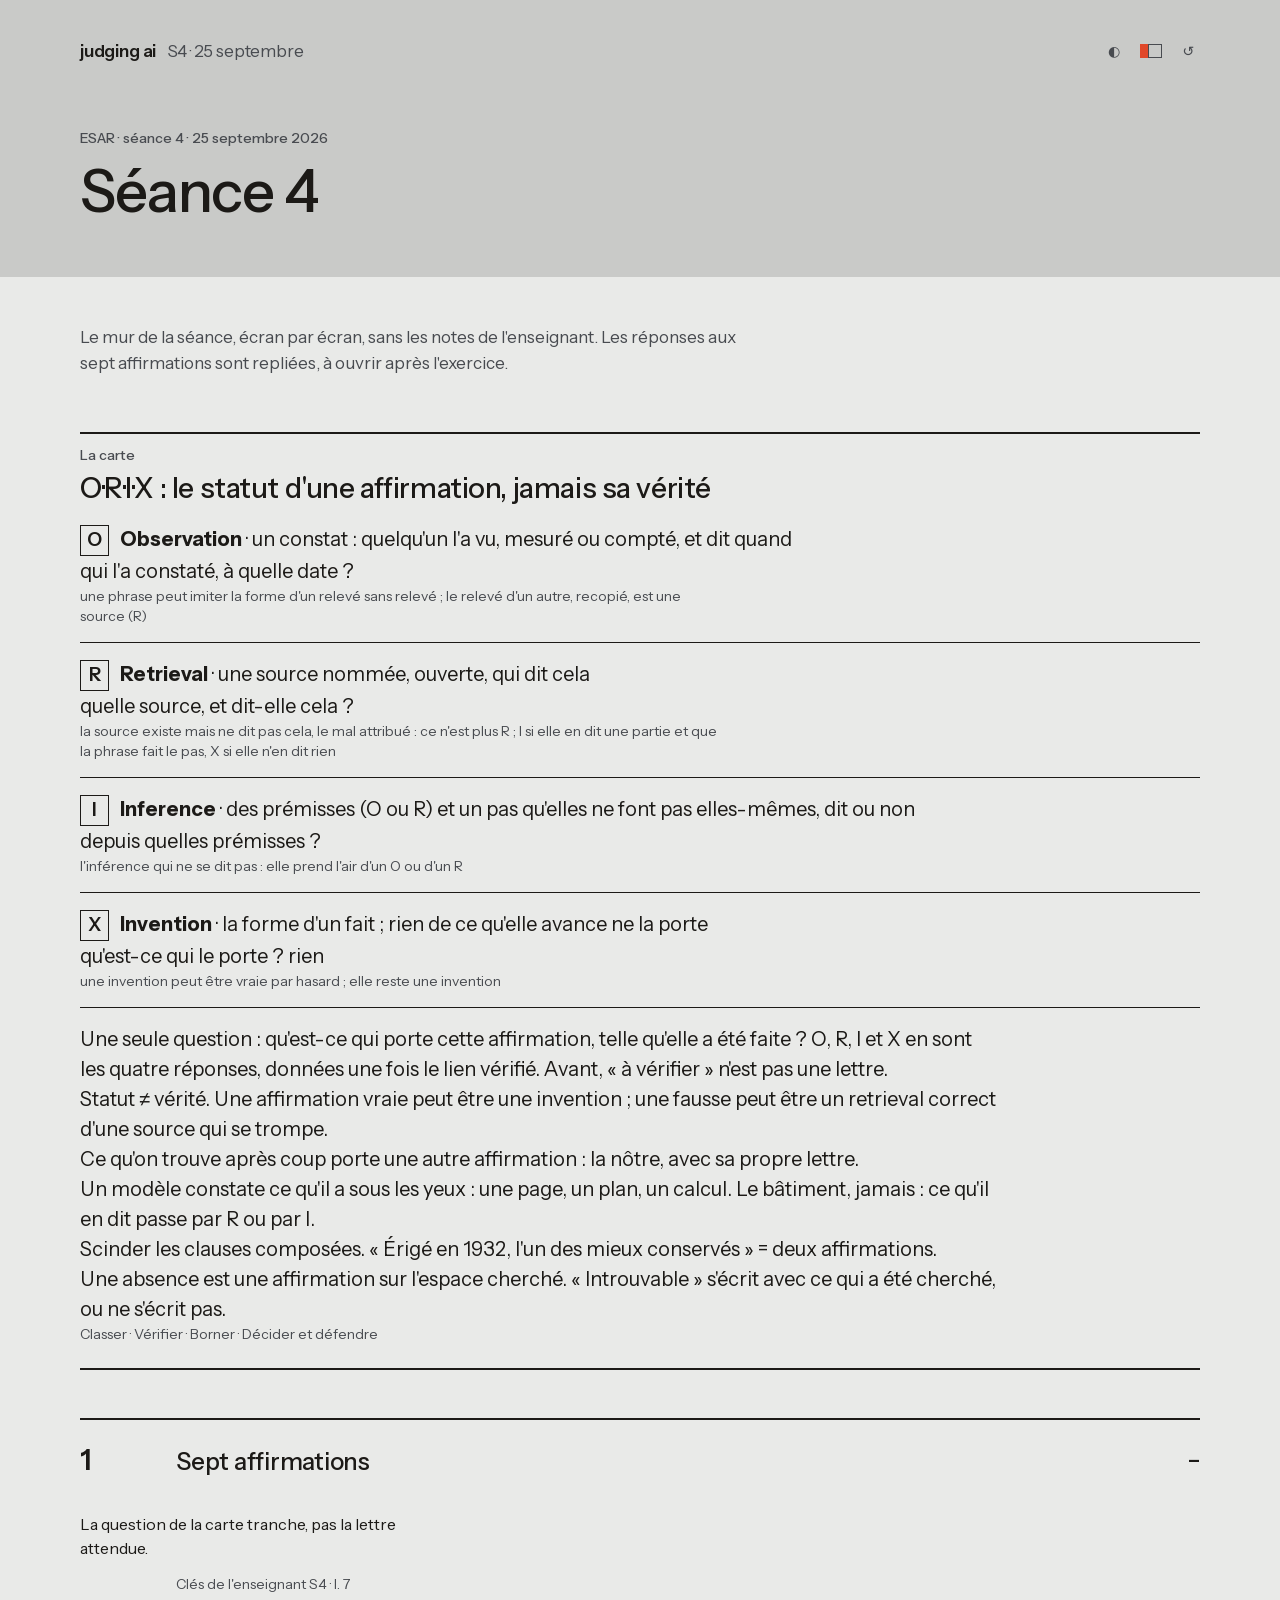
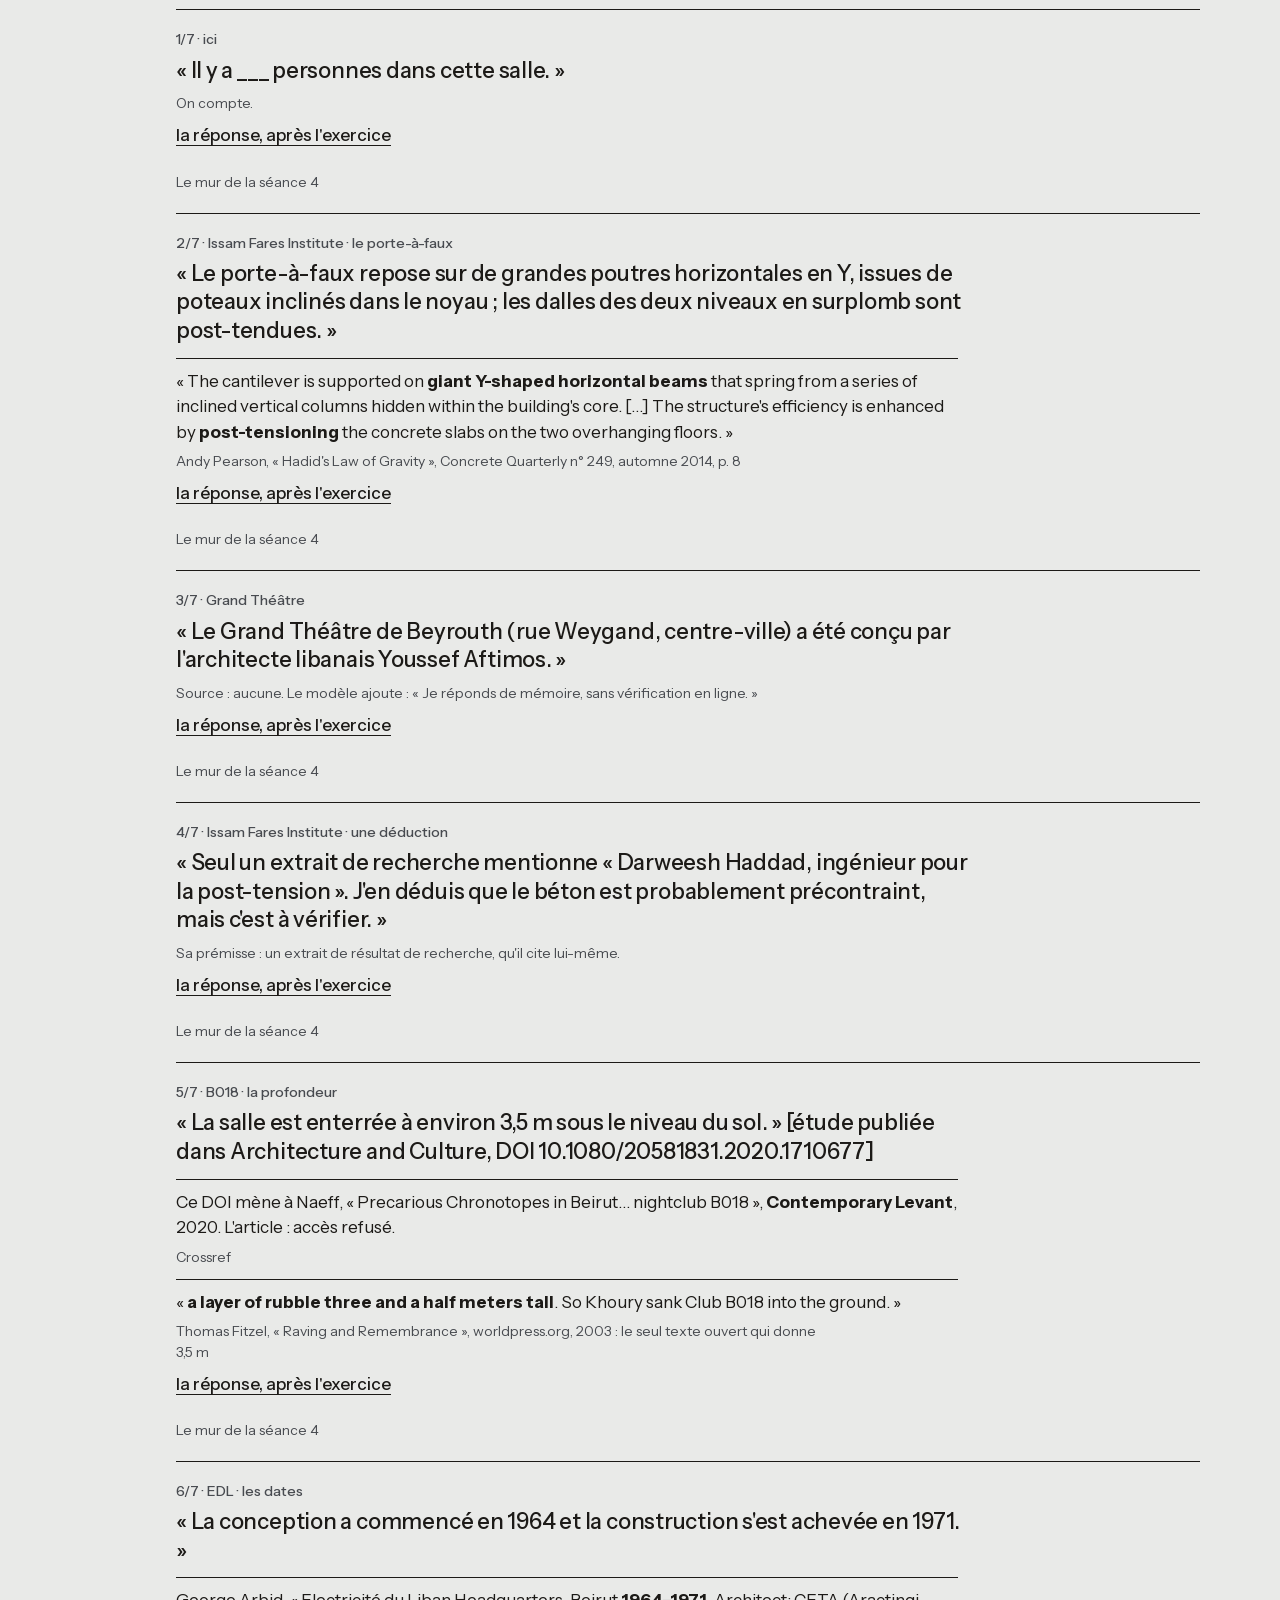
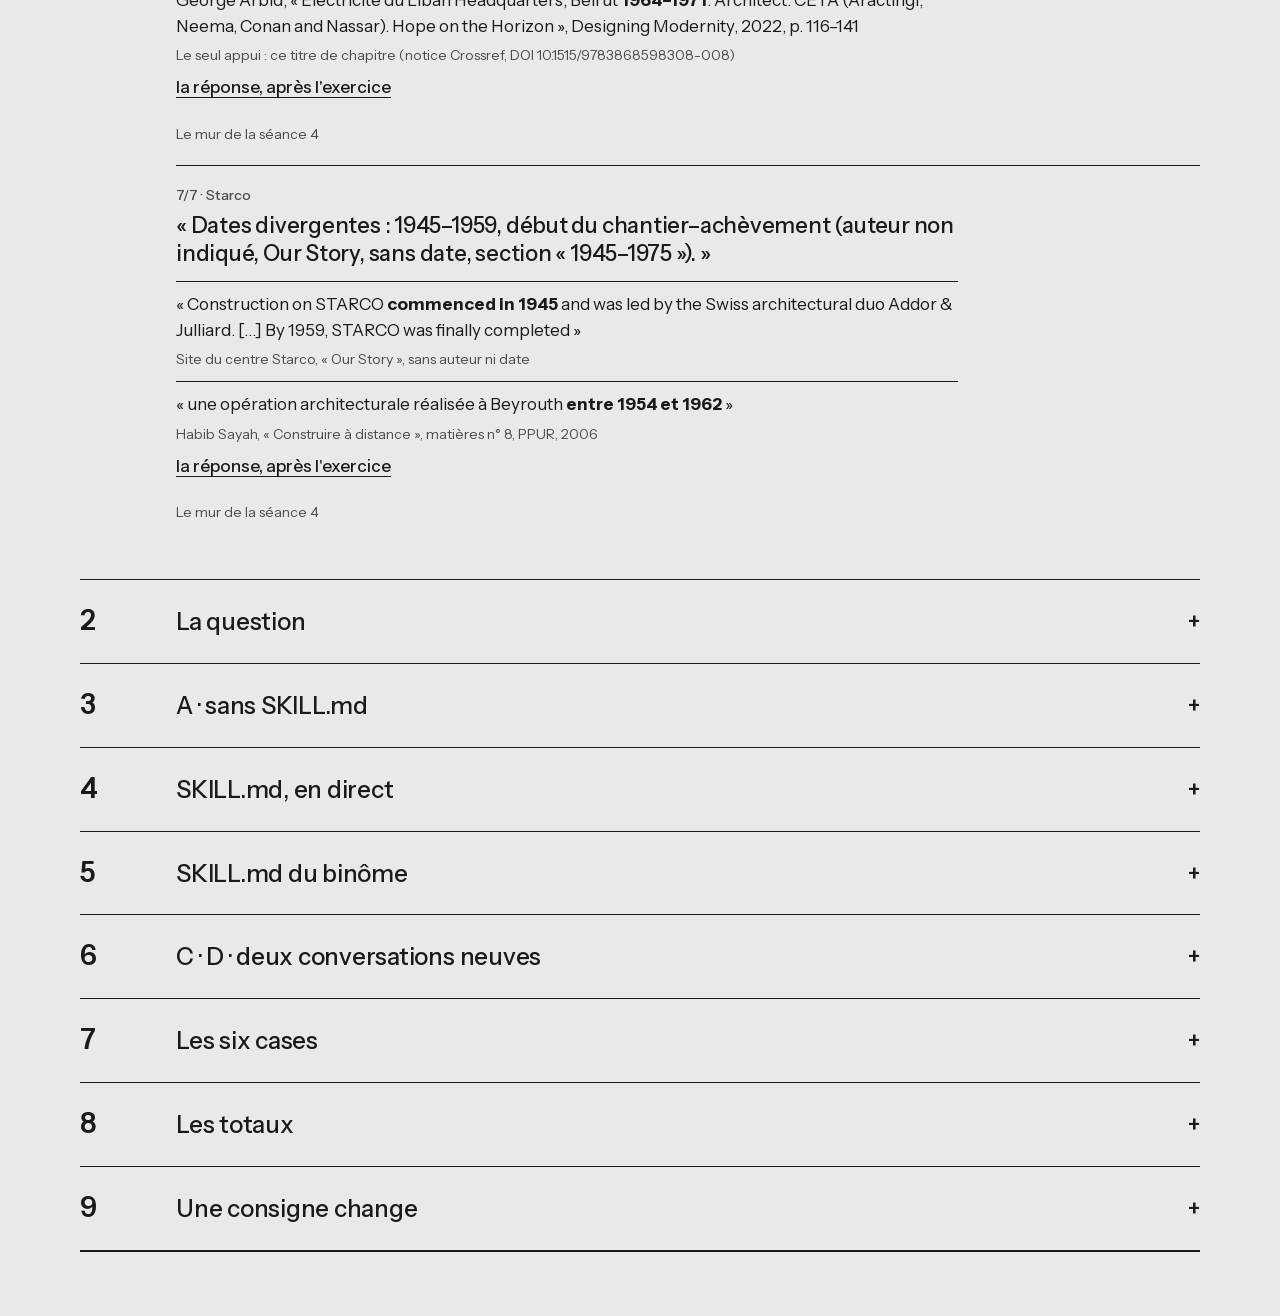
<file: s4/index.html>
<!doctype html>
<html lang="fr">
<head>
<meta charset="utf-8">
<meta name="viewport" content="width=device-width,initial-scale=1,viewport-fit=cover">
<meta name="apple-mobile-web-app-capable" content="yes">
<meta name="mobile-web-app-capable" content="yes">
<meta name="apple-mobile-web-app-title" content="Judging AI">
<link rel="manifest" href="../manifest.webmanifest">
<link rel="apple-touch-icon" href="../icon-180.png">
<link rel="icon" href="../icon-192.png">
<title>Judging AI · S4 · 25 septembre</title>
<style>
/* Judging AI · the tokens, the faces and the header come from ../ds.css (design system « Juger l'IA » V3); this page keeps only its own layout. */

*{box-sizing:border-box}
html,body{margin:0;background:var(--fond);color:var(--encre);font:400 17px/1.5 var(--sans)}

/* l'en-tête d'une page : étiquette mono à gauche, boîte O·R·I·X à droite, filet orange */
.top{position:relative;height:2px;background:var(--orange);margin-top:2.6em}
.top .k{position:absolute;left:0;top:-2.0em;color:var(--sourd);font:500 15px/1 var(--mono);letter-spacing:.08em;padding:.5em 0}
.top .tag{position:absolute;right:0;top:-2.05em;background:var(--orange);color:var(--sur-orange);font:700 14px/1 var(--serif);letter-spacing:.28em;padding:.55em .8em .55em 1em;white-space:nowrap}

/* les voix */
.big{font:400 clamp(30px,8vw,56px)/1.15 var(--serif);margin:0}
.med{font:400 clamp(22px,5.4vw,34px)/1.3 var(--serif);margin:0}
.l{font:400 clamp(17px,4.2vw,22px)/1.45 var(--sans);margin:0;color:var(--encre)}
.q{font:italic 400 clamp(20px,5vw,30px)/1.3 var(--serif);margin:0}
.s{font:400 14px/1.4 var(--sans);color:var(--sourd);margin:0}
.m{font:400 14px/1.5 var(--mono);margin:0;padding:.35em .7em;border-left:2px solid var(--orange);background:var(--boite);white-space:pre-wrap;word-break:break-word}

/* une ligne : la lettre en mono orange, le texte */
.ln{display:grid;grid-template-columns:1.6em 1fr;gap:.7em;margin:0 0 .6em;word-break:break-word}
.ln .meta{color:var(--orange);font:500 14px/1.9 var(--mono)}
.ln .txt{font:400 clamp(17px,4.2vw,22px)/1.45 var(--sans)}
.ln .txt b{font-weight:700}

/* la lettre dans le texte */
.chip{display:inline-block;min-width:1.55em;text-align:center;font:600 .95em/1.5 var(--serif);border:2px solid var(--encre);border-radius:6px;padding:0 .3em;vertical-align:baseline}
.chip.x{border-color:var(--orange);color:var(--orange)}

hr.r{border:0;border-top:1px solid var(--trait);margin:.6em 0;width:100%}
.draw{width:min(46vw,220px);height:auto}
.help{color:var(--sourd);font:400 12px/1.5 var(--mono);opacity:.7}

button,input,textarea{font-size:16px;color:inherit;-webkit-tap-highlight-color:transparent}
/* on the design system: the band holds the header and the one heading; below it, ink on paper, ink rules, no boxes */
.intro{max-width:40em}
.tabs{position:static;display:flex;flex-wrap:wrap;gap:0 28px;background:var(--fond);border-top:2px solid var(--encre);padding:0;margin-top:8px}
.tabs button{flex:0 0 auto;background:none;border:0;padding:12px 0 0;min-height:44px;font:500 15px/1.3 var(--sans);color:var(--sourd);cursor:pointer}
.tabs button::first-letter{text-transform:uppercase}
.tabs button[aria-selected=true]{color:var(--encre);box-shadow:inset 0 4px 0 var(--accent);margin-top:-2px;padding-top:14px}
.tabs button[hidden]{display:none}
.panel[hidden]{display:none}.worksheet-picker{display:none!important}
.section{border-top:1px solid var(--encre);padding:1em 0}.section>summary,.source>summary{list-style:none;cursor:pointer}.section>summary::-webkit-details-marker,.source>summary::-webkit-details-marker{display:none}
.section h2{display:inline;font:500 clamp(22px,3vw,28px)/1.2 var(--sans);letter-spacing:-.015em;margin:0}
.section .n{display:block;min-width:0;margin-bottom:6px;font:500 14px/1.3 var(--sans);color:var(--sourd)}
.section,.field-jump{scroll-margin-top:24px}
textarea{min-height:86px;resize:vertical}
/* the pair's own words (binôme, lieu, the worksheet) in Source Serif 4 italic, as .ja-champ; a passage pasted from the model's answer stays in Archivo */
#work .field-jump input,#work .field-jump textarea{font:italic 400 22px/1.3 var(--f-voix);resize:none}
#work #place_answer,#work #skill_before,#work #skill_observed,#work #bench_without,#work #bench_with{font:400 17px/1.45 var(--sans);resize:vertical}
/* the identity fields' lines close the row; the worksheet below opens without a second line, and its note has no rule of its own */
#sections>.section{border-top:0;padding-top:1.6em}
.section>.notice{border-top:0;padding-top:0;margin:.6em 0 0}
.choices{border:0;margin:1.2em 0;padding:0}
.choices legend{font:500 14px/1.35 var(--sans);letter-spacing:0;color:var(--sourd);margin-bottom:.5em;padding:0}
.choice{display:flex;gap:12px;align-items:flex-start;margin:0;padding:12px 0;border-top:1px solid var(--encre);font:400 17px/1.4 var(--sans);color:var(--encre);cursor:pointer}
.choice:last-of-type{border-bottom:1px solid var(--encre)}
.choice input{-webkit-appearance:none;appearance:none;flex:0 0 auto;width:20px;height:20px;margin:1px 0 0;border:1.5px solid var(--encre);border-radius:0;background:transparent;cursor:pointer}
.choice input:checked{background:var(--encre);box-shadow:inset 0 0 0 3px var(--fond)}
.row{display:flex;gap:14px 28px;flex-wrap:wrap;align-items:center}
#identity .row{align-items:flex-end}#identity .row>div{flex:1 1 220px}
.source{border-top:1px solid var(--encre);padding:.9em 0}
.source h3{display:inline;font:500 22px/1.25 var(--sans);letter-spacing:-.01em;margin:0}
.badge{display:inline-block;margin-left:.6em;color:var(--sourd);font:400 14px/1 var(--sans)}
.meta{font:400 14px/1.5 var(--sans);color:var(--sourd)}
.limit{font:400 15px/1.55 var(--sans);color:var(--sourd);max-width:46em}
.locked{padding:2em 0;text-align:center}.locked strong{display:block;font:500 26px/1.2 var(--sans);letter-spacing:-.015em;margin-bottom:.5em}
.four{counter-reset:line}.four p{display:grid;grid-template-columns:2em 1fr;gap:.5em}.four p:before{counter-increment:line;content:counter(line);color:var(--encre);font:600 20px/1.2 var(--sans)}
.footer{margin-top:2em;border-top:1px solid var(--encre);padding:1.2em 0}.screenreader{position:absolute!important;width:1px;height:1px;padding:0;margin:-1px;overflow:hidden;clip:rect(0,0,0,0);white-space:nowrap;border:0}
/* the module that follows the projected lesson: on paper, in ink */
.module-bar{position:static;display:flex;align-items:center;gap:12px;margin-top:32px;min-height:44px}
.module-bar button{background:none;border:0;padding:0;min-height:44px;text-align:left;color:var(--encre);font:500 17px/1.35 var(--sans);cursor:pointer}
.module-bar span{color:var(--encre)}
.panel>h2{font:500 clamp(22px,3vw,28px)/1.2 var(--sans);letter-spacing:-.015em;margin:14px 0 10px}
.route{margin:28px 0 0;padding:0;background:none;color:var(--encre);border:0}
.route h2{font:500 clamp(22px,3vw,28px)/1.2 var(--sans);letter-spacing:-.015em;margin:0 0 20px}
.module-controls{display:grid;gap:10px;max-width:40em}
.module-controls label{margin:0}
.module-controls select{-webkit-appearance:none;appearance:none;min-height:48px;padding:8px 26px 8px 0;font:500 19px/1.3 var(--sans);cursor:pointer;
  background-image:linear-gradient(45deg,transparent 50%,var(--encre) 50%),linear-gradient(135deg,var(--encre) 50%,transparent 50%)!important;
  background-position:calc(100% - 10px) 55%,calc(100% - 5px) 55%!important;background-size:5px 5px!important;background-repeat:no-repeat!important}
.module-controls select option{background:var(--fond);color:var(--encre)}
.module-buttons{display:flex;justify-content:space-between;gap:12px;width:100%}
.module-buttons button{background:none;border:0;padding:10px 0;min-height:44px;color:var(--encre);font:500 17px/1.3 var(--sans);text-decoration:underline;text-decoration-thickness:1px;text-underline-offset:4px;cursor:pointer}
.module-buttons button:disabled{color:var(--sourd);text-decoration:none;cursor:default}
.route ol{list-style:none;padding:0;margin:28px 0 0}
.route li{border-top:2px solid var(--encre);padding:18px 0 0}
.route li[hidden]{display:none}
.module-number{margin:0 0 10px;font:500 14px/1.3 var(--sans);color:var(--sourd)}
.route h3{margin:0;font:500 28px/1.15 var(--sans);letter-spacing:-.015em}
.route .time{margin:6px 0 0;font:400 14px/1.4 var(--sans);color:var(--sourd)}
.route .goal{margin:16px 0 0;font:400 19px/1.5 var(--sans);max-width:38em}
.route .goal strong{font-weight:600}
.route dl{display:grid;grid-template-columns:1fr;gap:4px;margin:16px 0 0;max-width:40em}
.route dt{margin-top:12px;font:500 14px/1.4 var(--sans);color:var(--sourd)}
.route dd{margin:0;font:400 17px/1.5 var(--sans)}
.module-actions{display:flex;flex-wrap:wrap;gap:12px 28px;align-items:center;margin-top:28px}
.module-actions button,.module-actions a{display:inline-block;background:var(--encre);color:var(--fond);border:0;border-radius:0;font:500 17px/1.2 var(--sans);padding:16px 26px;min-height:44px;text-decoration:none;cursor:pointer}
.module-actions button:hover,.module-actions a:hover{box-shadow:inset 0 -4px 0 var(--accent)}
@media(max-width:520px){.tabs{gap:0 20px}.source h3{font-size:20px}.route .goal{font-size:18px}.module-actions>*{width:100%;text-align:center}}
@media print{.ja-bande .outils,.tabs,button{display:none!important}main{padding-bottom:0}.panel[hidden]{display:block}.source>div{display:block!important}}
[hidden]{display:none!important}.embedded>.ja-bande,.embedded main>.intro,.embedded main>.notice{display:none}.embedded main{padding:0 0 30px}.embedded .module-bar{margin-top:8px}
/* inside the atelier, the band's view carries the accent; the page's own tabs mark the current one in ink */
.embedded .tabs button[aria-selected=true]{box-shadow:inset 0 4px 0 var(--encre)}
</style>
<link rel="stylesheet" href="../ds.css">
<style>
/* after ds.css: the session page on the course view's rows (index.html #cours, .ja-plan): 2px ink opens and closes a list, 1px between rows,
   the number 28px/600 in a 64px column, the title 24px/500; Archivo only, the pair's own words in Source Serif 4 italic; no boxes, no rounded corners */
main>.intro{margin:48px 0 0}
main>.section{border-top:1px solid var(--encre);padding:0;margin:0}
main>:not(.section)+.section{margin-top:48px;border-top-width:2px}
main>.section:not(:has(+.section)){border-bottom:2px solid var(--encre)}
.section>summary{display:grid;grid-template-columns:64px minmax(0,1fr) auto;gap:10px 32px;align-items:baseline;padding:26px 0;min-height:44px}
.section>summary .n{display:block;margin:0;font:600 28px/1 var(--f-sans);letter-spacing:-.02em;color:var(--encre)}
.section>summary h2{display:block;margin:0;font:500 24px/1.2 var(--f-sans);letter-spacing:-.01em}
.section>summary::after{content:"+";font:500 24px/1 var(--f-sans);color:var(--encre)}
.section[open]>summary::after{content:"\2212"}
.section>summary:focus-visible{outline:2px solid var(--accent);outline-offset:-2px}
.section>:not(summary){margin-left:96px}
.section[open]{padding-bottom:36px}
.section>summary+*{margin-top:0}
.section>p,.section blockquote,.section ul{max-width:46em}
.section blockquote{margin-top:22px;font:400 17px/1.55 var(--f-sans)}
.section blockquote+.meta{margin-top:6px}
.section .meta+.notice{border-top:1px solid var(--encre)}
.section .big{margin-top:8px;margin-bottom:14px;font-size:clamp(28px,3.4vw,40px)}
.section ul{list-style:none;padding:0;margin-top:12px;margin-bottom:0}
.section li{padding:10px 0;border-top:1px solid var(--encre)}
.step{margin:28px 0 8px;font:500 14px/1.3 var(--f-sans);color:var(--encre-2)}
/* the card: its label under a 2px rule, the four letters as rows between 1px rules, closed by 2px */
main>section.source{border-top:0;border-bottom:2px solid var(--encre);margin:56px 0 0;padding:0 0 24px}
main>section.source>.top{margin-top:0}
main>section.source>.med{margin:8px 0 18px}
.source hr.r{border-top-width:1px;margin:16px 0}
.chip{margin-right:.35em}
/* one claim on the wall: a row between 1px rules */
.section div.source{border-top:1px solid var(--encre);padding:20px 0 6px;max-width:none}
.section div.source>.step{margin-top:0}
.q{margin:8px 0;max-width:36em;font:500 22px/1.3 var(--f-sans);font-style:normal;letter-spacing:-.01em}
/* a source's words and a model's answer: text under a 1px rule; the student's words in the pair's voice */
.doc{margin:12px 0 0;max-width:46em;font:400 17px/1.5 var(--f-sans)}
.doc.piece{border-top:1px solid var(--encre);padding-top:10px}
.doc.piece+.s{margin-top:6px}
.doc.tour{display:grid;grid-template-columns:7.5em minmax(0,1fr);gap:4px 16px;padding-top:10px;border-top:1px solid var(--encre)}
.doc.tour .qui{font:500 14px/1.6 var(--f-sans);color:var(--encre-2)}
.doc.tour.voix{font:italic 400 19px/1.4 var(--f-voix)}
/* two columns between 2px rules, 1px between them (as .ja-colonnes) */
.deux{display:grid;grid-template-columns:repeat(2,minmax(0,1fr));margin-top:20px;border-top:2px solid var(--encre);border-bottom:2px solid var(--encre)}
.deux>div{min-width:0;padding:16px 24px 22px 0}
.deux>div+div{padding:16px 0 22px 24px;border-left:1px solid var(--encre)}
.deux>div>.s:first-child{margin-top:0}
/* the six boxes and the totals: rows between rules, the figure in ink, « /6 » in encre-2 */
table.t{width:100%;max-width:46em;border-collapse:collapse;margin-top:16px;border-top:2px solid var(--encre);border-bottom:2px solid var(--encre);font:400 16px/1.45 var(--f-sans)}
table.t th{text-align:left;font:500 14px/1.3 var(--f-sans);color:var(--encre-2);padding:10px 16px 10px 0}
table.t td{padding:10px 16px 10px 0;border-top:1px solid var(--encre);vertical-align:baseline}
table.t th:last-child,table.t td:last-child{padding-right:0}
.sc{font:500 24px/1 var(--f-sans);letter-spacing:-.02em}
.sc small{font-size:inherit;font-weight:400;color:var(--encre-2)}
/* the four outcomes (S2): term and definition as rows */
.section>div:not([class]){display:grid;grid-template-columns:minmax(8em,11em) minmax(0,1fr);column-gap:0;max-width:46em;margin-top:22px;border-top:2px solid var(--encre);border-bottom:2px solid var(--encre)}
.section>div:not([class])>b{font-weight:600;padding:12px 24px 12px 0}
.section>div:not([class])>span{padding:12px 0}
.section>div:not([class])>b:not(:first-child),.section>div:not([class])>b:not(:first-child)+span{border-top:1px solid var(--encre)}
@media (max-width:700px){
 .section>summary{grid-template-columns:40px minmax(0,1fr) auto;column-gap:16px;padding:22px 0}
 .section>:not(summary){margin-left:0}
 .deux{grid-template-columns:1fr}.deux>div{padding-right:0}.deux>div+div{padding:16px 0 22px;border-left:0;border-top:1px solid var(--encre)}
 .doc.tour{grid-template-columns:1fr}
 .section>div:not([class]){grid-template-columns:1fr}.section>div:not([class])>b+span{padding-top:0}.section>div:not([class])>b:not(:first-child)+span{border-top:0}
 .q{font-size:20px}}
</style>
</head>
<body>
<header class="ja-bande" id="bande"><div class="ja-page">
<div class="ja-tete"><span class="ja-mot"><a href="../">judging ai</a><i>S4 · 25 septembre</i></span><span class="outils"><button type="button" id="theme" aria-label="thème">◐</button><button type="button" id="paire"></button></span></div>
<p class="ja-lab">ESAR · séance 4 · 25 septembre 2026</p>
<h1 class="ja-question">Séance 4</h1>
</div></header>
<main>
  <p class="intro">Le mur de la séance, écran par écran, sans les notes de l'enseignant. Les réponses aux sept affirmations sont repliées, à ouvrir après l'exercice.</p>
<section class="source" aria-label="la carte"><div class="top"><span class="k">la carte</span></div><h2 class="med">O·R·I·X : le statut d&#x27;une affirmation, jamais sa vérité</h2><p class="l"><span class="chip">O</span> <b>Observation</b> · un constat : quelqu&#x27;un l&#x27;a vu, mesuré ou compté, et dit quand</p><p class="l"><i>qui l&#x27;a constaté, à quelle date ?</i></p><p class="s">une phrase peut imiter la forme d&#x27;un relevé sans relevé ; le relevé d&#x27;un autre, recopié, est une source (R)</p><hr class="r"><p class="l"><span class="chip">R</span> <b>Retrieval</b> · une source nommée, ouverte, qui dit cela</p><p class="l"><i>quelle source, et dit-elle cela ?</i></p><p class="s">la source existe mais ne dit pas cela, le mal attribué : ce n&#x27;est plus R ; I si elle en dit une partie et que la phrase fait le pas, X si elle n&#x27;en dit rien</p><hr class="r"><p class="l"><span class="chip">I</span> <b>Inference</b> · des prémisses (O ou R) et un pas qu&#x27;elles ne font pas elles-mêmes, dit ou non</p><p class="l"><i>depuis quelles prémisses ?</i></p><p class="s">l&#x27;inférence qui ne se dit pas : elle prend l&#x27;air d&#x27;un O ou d&#x27;un R</p><hr class="r"><p class="l"><span class="chip x">X</span> <b>Invention</b> · la forme d&#x27;un fait ; rien de ce qu&#x27;elle avance ne la porte</p><p class="l"><i>qu&#x27;est-ce qui le porte ? rien</i></p><p class="s">une invention peut être vraie par hasard ; elle reste une invention</p><hr class="r"><p class="l">Une seule question : qu&#x27;est-ce qui porte cette affirmation, telle qu&#x27;elle a été faite ? O, R, I et X en sont les quatre réponses, données une fois le lien vérifié. Avant, « à vérifier » n&#x27;est pas une lettre.</p><p class="l">Statut ≠ vérité. Une affirmation vraie peut être une invention ; une fausse peut être un retrieval correct d&#x27;une source qui se trompe.</p><p class="l">Ce qu&#x27;on trouve après coup porte une autre affirmation : la nôtre, avec sa propre lettre.</p><p class="l">Un modèle constate ce qu&#x27;il a sous les yeux : une page, un plan, un calcul. Le bâtiment, jamais : ce qu&#x27;il en dit passe par R ou par I.</p><p class="l">Scinder les clauses composées. « Érigé en 1932, l&#x27;un des mieux conservés » = deux affirmations.</p><p class="l">Une absence est une affirmation sur l&#x27;espace cherché. « Introuvable » s&#x27;écrit avec ce qui a été cherché, ou ne s&#x27;écrit pas.</p><p class="s">Classer · Vérifier · Borner · Décider et défendre</p></section>
<details class="section" open><summary><span class="n">1</span><h2>Sept affirmations</h2></summary><p class="notice">La question de la carte tranche, pas la lettre attendue.</p><p class="meta">Clés de l'enseignant S4 · l. 7</p><div class="source"><p class="step">1/7 · ici</p><p class="q">« Il y a ___ personnes dans cette salle. »</p><p class="s">On compte.</p><details><summary class="txtbtn">la réponse, après l'exercice</summary><p class="l"><span class="chip">O</span>Nous, maintenant.</p><p class="l">Une minute avant : la même phrase, un X avec un ton d'observation. La phrase n'a pas changé ; son statut, si.</p><p class="s">Clé de l'enseignant · attendu : O · ce qui tranche : compté devant eux</p><p class="meta">Clés de l'enseignant S4 · § 1, l. 11</p></details><p class="meta">Le mur de la séance 4</p></div><div class="source"><p class="step">2/7 · Issam Fares Institute · le porte-à-faux</p><p class="q">« Le porte-à-faux repose sur de grandes poutres horizontales en Y, issues de poteaux inclinés dans le noyau ; les dalles des deux niveaux en surplomb sont post-tendues. »</p><p class="doc piece">« The cantilever is supported on <b>giant Y-shaped horizontal beams</b> that spring from a series of inclined vertical columns hidden within the building's core. […] The structure's efficiency is enhanced by <b>post-tensioning</b> the concrete slabs on the two overhanging floors. »</p><p class="s">Andy Pearson, « Hadid's Law of Gravity », <i>Concrete Quarterly</i> n° 249, automne 2014, p. 8</p><details><summary class="txtbtn">la réponse, après l'exercice</summary><p class="l"><span class="chip">R</span>La source existe, et elle dit exactement ça.</p><p class="l">Même question, autre modèle : « aucune source consultée ne dit comment il est porté ». Il n'avait pas cherché là.</p><p class="s">Clé de l'enseignant · attendu : R · ce qui tranche : <i>Concrete Quarterly</i> n° 249, p. 8 le dit ; puis « aucune source consultée ne dit » (Claude) : une absence porte sur l'espace cherché</p><p class="meta">Clés de l'enseignant S4 · § 1, l. 12</p></details><p class="meta">Le mur de la séance 4</p></div><div class="source"><p class="step">3/7 · Grand Théâtre</p><p class="q">« Le Grand Théâtre de Beyrouth (rue Weygand, centre-ville) a été conçu par l'architecte libanais Youssef Aftimos. »</p><p class="s">Source : aucune. Le modèle ajoute : « Je réponds de mémoire, sans vérification en ligne. »</p><details><summary class="txtbtn">la réponse, après l'exercice</summary><p class="l"><span class="chip x">X</span>Rien ne la porte. Vraie ou fausse, ça ne change rien.</p><p class="l">Et « rue Weygand » ? C'est nous qui l'avions mis dans la question.</p><p class="s">Clé de l'enseignant · attendu : X · ce qui tranche : rien ne la porte ; vraie ou non, elle reste une invention ; « rue Weygand » vient de notre question : deux affirmations</p><p class="meta">Clés de l'enseignant S4 · § 1, l. 13</p></details><p class="meta">Le mur de la séance 4</p></div><div class="source"><p class="step">4/7 · Issam Fares Institute · une déduction</p><p class="q">« Seul un extrait de recherche mentionne « Darweesh Haddad, ingénieur pour la post-tension ». J'en déduis que le béton est probablement précontraint, mais c'est à vérifier. »</p><p class="s">Sa prémisse : un extrait de résultat de recherche, qu'il cite lui-même.</p><details><summary class="txtbtn">la réponse, après l'exercice</summary><p class="l"><span class="chip">I</span>Il dit qu'il déduit, et de quoi.</p><p class="l"><i>Concrete Quarterly</i> lui donne raison. Ça reste une déduction.</p><p class="s">Clé de l'enseignant · attendu : I · ce qui tranche : prémisse nommée (un extrait), déduction dite ; juste, et toujours une déduction</p><p class="meta">Clés de l'enseignant S4 · § 1, l. 14</p></details><p class="meta">Le mur de la séance 4</p></div><div class="source"><p class="step">5/7 · B018 · la profondeur</p><p class="q">« La salle est enterrée à environ 3,5 m sous le niveau du sol. » [étude publiée dans <i>Architecture and Culture</i>, DOI 10.1080/20581831.2020.1710677]</p><p class="doc piece">Ce DOI mène à Naeff, « Precarious Chronotopes in Beirut… nightclub B018 », <b><i>Contemporary Levant</i></b>, 2020. L'article : accès refusé.</p><p class="s">Crossref</p><p class="doc piece">« <b>a layer of rubble three and a half meters tall</b>. So Khoury sank Club B018 into the ground. »</p><p class="s">Thomas Fitzel, « Raving and Remembrance », worldpress.org, 2003 : le seul texte ouvert qui donne 3,5 m</p><details><summary class="txtbtn">la réponse, après l'exercice</summary><p class="l"><span class="chip x">X</span>Rien de ce qu'il cite ne la porte : ce DOI est un autre article, dans une autre revue.</p><p class="l">Et pourtant le chiffre est juste. La coupe d'exécution de l'agence (CL1, 1/200, 8/98) cote 3,50 m : plancher 17,10, haut du mur de soutènement 20,60. Vraie, et quand même X.</p><p class="s">Clé de l'enseignant · attendu : X · aussi accepté : — · ce qui tranche : la référence, telle qu'elle est donnée, n'existe pas : le DOI est <i>Contemporary Levant</i> (Naeff 2020), non ouvert ; le seul texte lu (Fitzel 2003) parle d'une couche de gravats de 3,5 m ; la coupe d'exécution de l'agence (CL1, 1/200, mise à jour 8/98, bernardkhoury.com/project.php?id=127) cote 3,50 m du plancher (17,10) au haut du mur de soutènement (20,60), 3,30 m sous l'asphalte (20,40) : le chiffre est juste, sa source non ; X quand même</p><p class="meta">Clés de l'enseignant S4 · § 1, l. 15</p></details><p class="meta">Le mur de la séance 4</p></div><div class="source"><p class="step">6/7 · EDL · les dates</p><p class="q">« La conception a commencé en 1964 et la construction s'est achevée en 1971. »</p><p class="doc piece">George Arbid, « Electricité du Liban Headquarters, Beirut <b>1964–1971</b>. Architect: CETA (Aractingi, Neema, Conan and Nassar). Hope on the Horizon », <i>Designing Modernity</i>, 2022, p. 116–141</p><p class="s">Le seul appui : ce titre de chapitre (notice Crossref, DOI 10.1515/9783868598308-008)</p><details><summary class="txtbtn">la réponse, après l'exercice</summary><p class="l"><span class="chip">I</span>Tirée d'un titre, sans le dire. Le titre ne dit ni « conception » ni « construction ».</p><p class="l">Avec SKILL.md, le modèle écrit : « Je déduis que ces dates couvrent le chantier, mais je ne l'ai pas vérifié. »</p><p class="s">Clé de l'enseignant · attendu : I qui ne le dit pas · aussi accepté : I · ce qui tranche : le titre du chapitre porte « 1964–1971 », donc pas X ; il ne dit ni « conception » ni « construction », donc pas R</p><p class="meta">Clés de l'enseignant S4 · § 1, l. 16</p></details><p class="meta">Le mur de la séance 4</p></div><div class="source"><p class="step">7/7 · Starco</p><p class="q">« Dates divergentes : 1945–1959, début du chantier–achèvement (auteur non indiqué, <i>Our Story</i>, sans date, section « 1945–1975 »). »</p><p class="doc piece">« Construction on STARCO <b>commenced in 1945</b> and was led by the Swiss architectural duo Addor &amp; Julliard. […] By 1959, STARCO was finally completed »</p><p class="s">Site du centre Starco, « Our Story », sans auteur ni date</p><p class="doc piece">« une opération architecturale réalisée à Beyrouth <b>entre 1954 et 1962</b> »</p><p class="s">Habib Sayah, « Construire à distance », <i>matières</i> n° 8, PPUR, 2006</p><details><summary class="txtbtn">la réponse, après l'exercice</summary><p class="l"><span class="chip">R</span>Le site le dit. Il n'empêche : une autre source, qui cite les archives de l'agence, dit 1954–1962.</p><p class="l">Une source qui existe et qui le dit peut quand même se tromper.</p><p class="s">Clé de l'enseignant · attendu : R · ce qui tranche : le site le dit ; Sayah 2006 donne 1954–1962 : statut ≠ vérité</p><p class="meta">Clés de l'enseignant S4 · § 1, l. 17</p></details><p class="meta">Le mur de la séance 4</p></div></details>
<details class="section"><summary><span class="n">2</span><h2>La question</h2></summary><p class="l">Avant le modèle : ce qu'on en sait déjà. Les étages comptés depuis la rue, la hauteur à l'œil, vu quand.</p><p class="q">« En cinq lignes au plus : Issam Fares Institute, campus de l'AUB, Beyrouth. Quelles sont sa hauteur, sa surface de plancher et son nombre de niveaux ? »</p><p class="l"><a href="../skill/">fsckjournal.github.io/judging-ai/skill</a></p><p class="s">La question est dans l'app, prête à copier.</p><p class="meta">Le mur de la séance 4</p></details>
<details class="section"><summary><span class="n">3</span><h2>A · sans SKILL.md</h2></summary><p class="big">A · sans SKILL.md</p><p class="l">Une conversation neuve. La question, rien d'autre. La réponse entière dans l'app.</p><p class="s">Une réponse sans SKILL.md : Claude, 23 septembre 2026, « Issam Fares Institute, campus de l'AUB, Beyrouth »</p><p class="doc piece rep">L&#x27;Issam Fares Institute for Public Policy and International Affairs, conçu par Zaha Hadid Architects et inauguré en 2014 :<br>- <b>Hauteur :</b> environ 22 m.<br>- <b>Surface de plancher :</b> environ 3 000 m² au total, sur un terrain de 7 000 m².<br>- <b>Niveaux :</b> 6.<br>- Son porte-à-faux de 21 m surplombe la cour d&#x27;entrée.<br>Sources : Zaha Hadid Architects ↗ · ArchDaily ↗ · BD+C ↗</p><p class="l">Dans l'app : « Commencer : A, sans SKILL.md → », la réponse entière dans « La réponse (entière) », puis « Enregistrer l'essai ».</p><p class="meta">Le mur de la séance 4</p></details>
<details class="section"><summary><span class="n">4</span><h2>SKILL.md, en direct</h2></summary><p class="l">Écrit avec l'agent, au mur : ce qui lui est demandé, et ce qu'il demande en retour.</p><p class="s">Un SKILL.md : un nom, une description qui dit quand s'en servir, des consignes numérotées.</p><p class="meta">Le mur de la séance 4</p></details>
<details class="section"><summary><span class="n">5</span><h2>SKILL.md du binôme</h2></summary><div class="deux "><div><p class="s">Le texte collé dans la conversation :</p><p class="doc piece">Aide-moi à écrire SKILL.md : cinq consignes au plus, pour qu'un modèle réponde à cette question technique sur un bâtiment en disant d'où vient chaque affirmation et chaque chiffre : [la question]. Le modèle cherchera sur le web. Pose-moi une question à la fois. Quand c'est fini, donne-moi le texte du fichier dans la conversation ; n'installe rien.</p></div><div><p class="s">Essai du 23 septembre : Claude, Holiday Inn, réponses d'étudiant écrites d'avance</p><p class="doc tour"><span class="qui">modèle</span>Très bien, on la construit ensemble, une question à la fois.<br><b>Question 1 :</b> Où le modèle trouvera-t-il ses sources quand il répondra ?<br><b>a)</b> Dans des documents que vous lui fournissez (PDF, extraits de livres, articles) joints à la conversation<br><b>b)</b> Par une recherche web<br><b>c)</b> Uniquement dans ses connaissances, sans document ni recherche<br>[…]</p><p class="doc tour voix"><span class="qui">étudiant</span>on est étudiants en archi, c'est pour un dossier de cours</p><p class="doc tour"><span class="qui">modèle</span>[…] Ma question reste la même, en plus concret : […]</p><p class="doc tour voix"><span class="qui">étudiant</span>oui</p><p class="doc tour"><span class="qui">modèle</span>« Oui » peut vouloir dire les deux, alors je reformule pour qu'une seule réponse soit possible : […] Répondez par <b>oui</b> ou par <b>non</b>.</p></div></div><p class="s">Avant la pause, ce qu'il a écrit devient la v0 du binôme, finie ou non.</p><p class="meta">Le mur de la séance 4</p></details>
<details class="section"><summary><span class="n">6</span><h2>C · D · deux conversations neuves</h2></summary><p class="l"><span class="chip">C</span>SKILL.md en premier message, puis la question</p><p class="l"><span class="chip">D</span>v0 en premier message, puis la question</p><p class="s">Les réponses entières dans l'app. Ci-dessous : même question, même bâtiment, même modèle (Claude, 23 septembre) ; D viendra du binôme.</p><div class="deux serre"><div><p class="s">A · sans SKILL.md</p><p class="doc piece rep">L&#x27;Issam Fares Institute for Public Policy and International Affairs, conçu par Zaha Hadid Architects et inauguré en 2014 :<br>- <b>Hauteur :</b> environ 22 m.<br>- <b>Surface de plancher :</b> environ 3 000 m² au total, sur un terrain de 7 000 m².<br>- <b>Niveaux :</b> 6.<br>- Son porte-à-faux de 21 m surplombe la cour d&#x27;entrée.<br>Sources : Zaha Hadid Architects ↗ · ArchDaily ↗ · BD+C ↗</p></div><div><p class="s">C · SKILL.md (v1), collé en premier message</p><p class="doc piece rep">J&#x27;ai recoupé quatre pages, et voici la réponse en cinq lignes :<br><b>Réponse</b> : le bâtiment fait 22 m de haut, compte 6 niveaux et 3 000 m² de surface de plancher. La surface est confirmée par le cabinet lui-même. La hauteur et le nombre de niveaux viennent seulement de la presse.<br>- <b>3 000 m²</b> (Zaha Hadid Architects, fiche « Issam Fares Institute for Public Policy &amp; International Affairs », auteur non indiqué, fiche du projet 2006–2014, section des données clés, zha.com) (Amy Frearson, « Zaha Hadid adds concrete and cantilevers to Issam Fares Institute », Dezeen, 10/06/2014).<br>- <b>22 m et 6 niveaux</b> (Trent Fredrickson, designboom, 11/06/2014, rubrique « project info », qui indique aussi 7 000 m² de site et un porte-à-faux de 21 m) (auteur signé « BD+C Staff », Building Design + Construction, 12/06/2014, corps de l&#x27;article). Je déduis que les deux articles reprennent le même communiqué de presse de ZHA.<br>- <b>Non trouvé</b> : je n&#x27;ai vu ni la hauteur ni le nombre de niveaux sur la fiche de ZHA. Dezeen parle seulement de 7 m de dénivelé et d&#x27;entrées sur trois niveaux. La page de l&#x27;AUB (aub.edu.lb/facilities/fpdu/Pages/IFI.aspx) renvoie une erreur 404.<br>- <b>À ouvrir ensuite</b> : le communiqué de presse de ZHA de juin 2014, la collection de la Zaha Hadid Foundation (zhfoundation.com/collections/issam-fares) et les plans de l&#x27;AUB.</p></div></div><p class="meta">Le mur de la séance 4</p></details>
<details class="section"><summary><span class="n">7</span><h2>Les six cases</h2></summary><p class="big">Six cases.</p><p class="s">Pour chaque réponse : citable telle quelle ?</p><div class="deux "><div><p class="s">La réponse A de tout à l'heure (Claude, sans SKILL.md, Issam Fares Institute)</p><p class="doc piece rep">L&#x27;Issam Fares Institute for Public Policy and International Affairs, conçu par Zaha Hadid Architects et inauguré en 2014 :<br>- <b>Hauteur :</b> environ 22 m.<br>- <b>Surface de plancher :</b> environ 3 000 m² au total, sur un terrain de 7 000 m².<br>- <b>Niveaux :</b> 6.<br>- Son porte-à-faux de 21 m surplombe la cour d&#x27;entrée.<br>Sources : Zaha Hadid Architects ↗ · ArchDaily ↗ · BD+C ↗</p></div><div><table class="t"><tr><th>case</th><th>la question qui tranche</th><th></th></tr><tr><td>1 · d'où vient chaque affirmation</td><td>Y a-t-il une ligne qui affirme un fait sans dire d'où il vient ? Une ligne de résumé en tête compte.</td><td>0</td></tr><tr><td>2 · un passage précis</td><td>Pour la plupart des appuis, sait-on <b>où</b> regarder dans la source ?</td><td>0</td></tr><tr><td>3 · les désaccords séparés</td><td>La réponse contient-elle une phrase qu'aucune des sources citées ne dit, parce qu'elle en fond deux ?</td><td>1</td></tr><tr><td>4 · dit ce qui manque</td><td>Un lecteur pourrait-il prendre pour établi un point que rien n'appuie ?</td><td>0</td></tr><tr><td>5 · aucune référence inventée</td><td>La référence a-t-elle été ouverte ? Sinon, « non ouverte ».</td><td>1</td></tr><tr><td>6 · répond</td><td>Dès les premières lignes, les trois chiffres demandés (hauteur, surface, niveaux), ou pourquoi ils ne sont pas là ?</td><td>1</td></tr><tr><td></td><td>total</td><td><b class="sc">3<small>/6</small></b></td></tr></table><p class="doc tour"><span class="qui">citable telle quelle ? non</span>« Sources : » une liste de trois liens en fin de réponse, et aucun chiffre ne dit lequel l'appuie</p></div></div><p class="meta">Le mur de la séance 4</p></details>
<details class="section"><summary><span class="n">8</span><h2>Les totaux</h2></summary><p class="big">A, C, D</p><p class="l">Combien de cases pour chacune ?</p><p class="s">Nos essais des 23 et 24 septembre : Issam Fares Institute, Beirut Terraces, EDL ; la même question, sans SKILL.md, puis avec SKILL.md.</p><table class="t"><tr><th></th><th>sans SKILL.md</th><th>SKILL.md (v1)</th></tr><tr><td>Claude, cases</td><td><b class="sc">9<small>/18</small></b></td><td><b class="sc">18<small>/18</small></b></td></tr><tr><td>Claude, « oui »</td><td><b class="sc">0<small>/3</small></b></td><td><b class="sc">2<small>/3</small></b></td></tr><tr><td>Codex, cases</td><td><b class="sc">17<small>/17</small></b> (+1 n.o.)</td><td><b class="sc">17<small>/17</small></b> (+1 n.o.)</td></tr><tr><td>Codex, « oui »</td><td><b class="sc">1<small>/3</small></b></td><td><b class="sc">2<small>/3</small></b></td></tr></table><p class="s">« oui » : citable telle quelle. n.o. : non ouverte. « Un essai par case : cela montre une forme, pas une fréquence. »</p><p class="l">Là où la salle savait, le modèle s'est-il trompé ? Et là où personne ici ne sait ?</p><p class="meta">Le mur de la séance 4</p></details>
<details class="section"><summary><span class="n">9</span><h2>Une consigne change</h2></summary><p class="big">Une consigne change.</p><p class="l">Laquelle, et pour récupérer quoi ? Nouvelle version dans l'app : v1.</p><p class="l">Puis D une seconde fois : « nouvel essai sous D », version essayée v1. Les mêmes six cases. Lesquelles ont bougé ?</p><p class="s">Chez nous, de v0 à v1, le 23 septembre :</p><div class="deux "><div><p class="s">consigne 3 · récupéré</p><p class="doc tour"><span class="qui">v0</span>« Si deux sources donnent des noms ou des dates différents, présente les deux versions séparément, sans les fusionner. »</p><p class="doc tour"><span class="qui">v1</span>« Si deux sources donnent des noms ou des dates différents, écris-les côte à côte avec qui dit quoi, et précise de quelle phase parle chaque date (conception, chantier, ouverture, surélévation ou extension). »</p><p class="doc tour"><span class="qui">pourquoi</span>sans SKILL.md : « construit au début des années 1930 » ; chantier, ouverture et conception ne sont pas distingués.</p><p class="doc tour"><span class="qui">après</span>« <b>Chantier</b> : construit en 1930-1932 » · « <b>Ouverture</b> : « opened in 1934 » » · « <b>Surélévation</b> : Tabet seul ajoute les 3e et 4e étages […] en 1946-1947 »</p></div><div><p class="s">consigne 2 · à moitié</p><p class="doc tour"><span class="qui">v0</span>« Cite chaque source avec l'auteur, le titre, l'année, et la page ou l'URL précise. »</p><p class="doc tour"><span class="qui">v1</span>« Pour chaque source, nomme la personne qui l'a écrite (la signature d'une notice ou d'un article compte ; sinon « auteur non indiqué ») […] »</p><p class="doc tour"><span class="qui">pourquoi</span>v0 : la notice ACA du musée est dite « auteur non nommé » alors qu'elle est signée « (George Arbid) ».</p><p class="doc tour"><span class="qui">après</span>Hôtel Saint-Georges : « George Arbid (son nom figure entre parenthèses à la fin de la section « Notes », je déduis qu'il signe la fiche) ». Musée : « George Arbid y est crédité seulement pour les notes sur les matériaux ». L'erreur est présente dans v0, v1 et v2.</p></div></div><p class="meta">Le mur de la séance 4</p></details>
</main>
<script src="../commun.js"></script>
<script>
(function(){
"use strict";
var THEME="judging-ai-journal-theme";
var theme="";try{theme=localStorage.getItem(THEME)||"";}catch(e){}function applyTheme(){if(theme)document.documentElement.setAttribute("data-theme",theme);else document.documentElement.removeAttribute("data-theme");}applyTheme();
document.getElementById("theme").onclick=function(){var dark=theme?theme==="dark":matchMedia("(prefers-color-scheme: dark)").matches;theme=dark?"light":"dark";applyTheme();try{localStorage.setItem(THEME,theme);}catch(e){}};
if("serviceWorker" in navigator&&location.protocol.indexOf("http")===0)navigator.serviceWorker.register("../sw.js").catch(function(){});
})();
JA.pied();
</script>
</body>
</html>
</file>
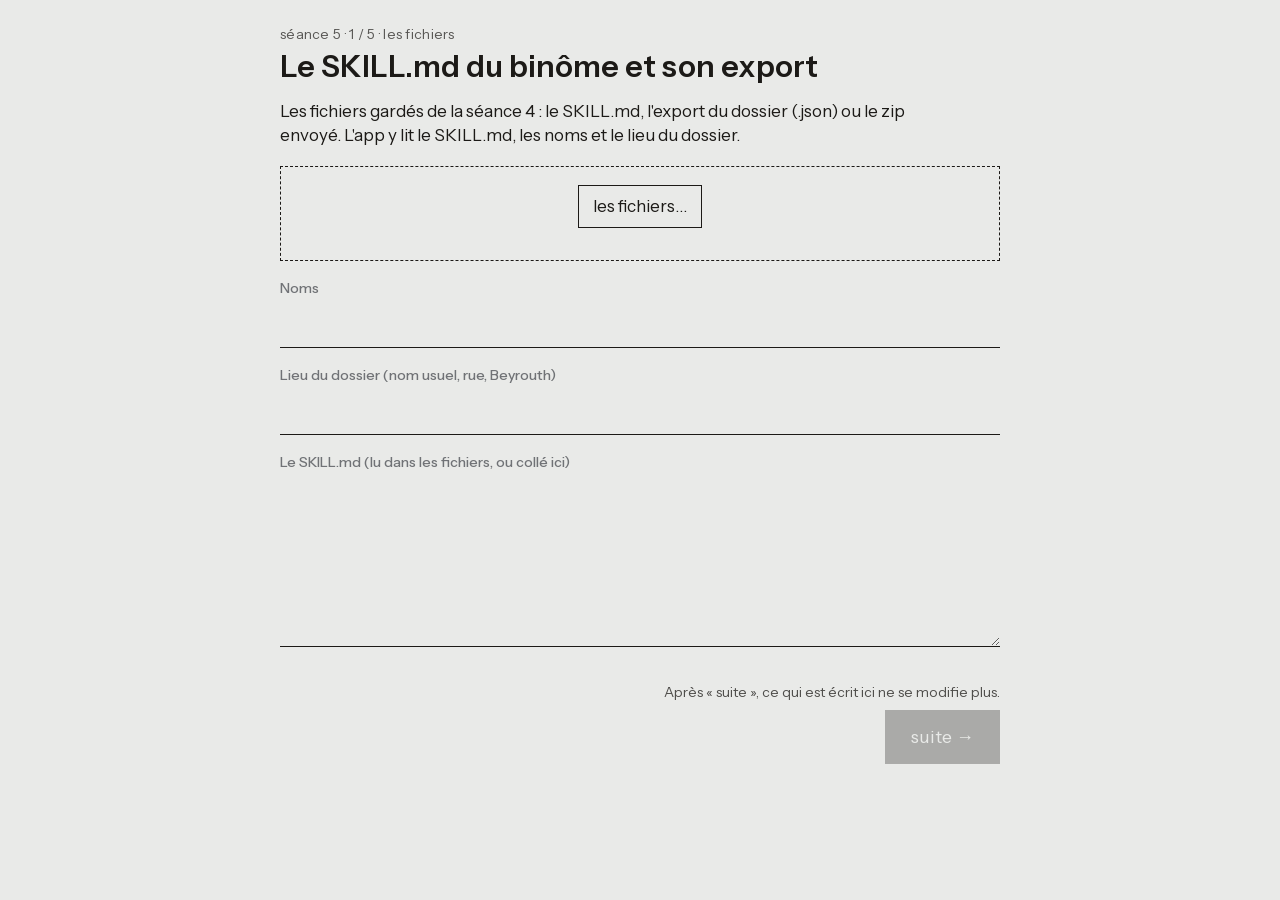
<file: s5/index.html>
<!doctype html>
<html lang="fr">
<head>
<meta charset="utf-8">
<meta name="viewport" content="width=device-width,initial-scale=1,viewport-fit=cover">
<title>Judging AI · séance 5</title>
<link rel="icon" href="../icon-192.png">
<link rel="stylesheet" href="../ds.css">
<style>
/* s5 : un seul parcours, un écran à la fois, un seul bouton par écran (25 sept., après la séance 4) */
body.s5{margin:0;background:var(--fond);color:var(--encre);font-family:var(--f-sans);font-size:17px;line-height:1.45}
.s5 main{max-width:760px;margin:0 auto;padding:24px var(--g) 64px}
.s5 .pas{font-size:14px;letter-spacing:.02em;opacity:.7;margin:0 0 6px}
.s5 h1{font-size:30px;line-height:1.15;margin:0 0 14px;font-weight:600}
.s5 p.aide{margin:0 0 18px;max-width:40em}
.s5 label{display:block;font-size:14px;opacity:.75;margin:18px 0 6px}
.s5 input[type=text],.s5 textarea{width:100%;box-sizing:border-box;font:inherit;color:inherit;background:transparent;border:0;border-bottom:1px solid var(--encre);padding:8px 0}
.s5 textarea{border:1px solid var(--encre);padding:10px;min-height:10em;font-family:var(--f-voix)}
.s5 pre.prompt{white-space:pre-wrap;border:1px solid var(--encre);padding:14px;font-family:var(--f-voix);font-size:16px;max-height:40vh;overflow:auto;margin:0 0 10px}
.s5 .ligne{display:flex;gap:12px;align-items:center;flex-wrap:wrap;margin:10px 0}
.s5 button{font:inherit;cursor:pointer}
.s5 .petit{background:transparent;color:inherit;border:1px solid var(--encre);padding:8px 14px}
.s5 .suite{display:block;margin:28px 0 0 auto;background:var(--encre);color:var(--fond);border:0;padding:14px 26px;font-size:18px}
.s5 .suite:disabled{opacity:.3;cursor:default}
.s5 .avant{font-size:14px;opacity:.75;margin:28px 0 0;text-align:right}
.s5 .avant+.suite{margin-top:8px}
.s5 .fichiers{border:1px dashed var(--encre);padding:18px;text-align:center}
.s5 .trouve{margin:14px 0 0;font-size:15px}
.s5 .etat{font-size:14px;opacity:.75;min-height:1.2em}
.s5 table{width:100%;border-collapse:collapse;margin:8px 0 18px;font-size:15px}
.s5 th,.s5 td{border-top:1px solid var(--encre);padding:8px 6px;text-align:left;vertical-align:top}
.s5 select{font:inherit;width:100%;background:transparent;color:inherit;border:1px solid var(--encre);padding:4px}
.s5 .deux{display:grid;grid-template-columns:1fr 1fr;gap:12px}
.s5 .deux div{border:1px solid var(--encre);padding:10px;font-family:var(--f-voix);font-size:15px;white-space:pre-wrap;max-height:30vh;overflow:auto}
@media (max-width:620px){.s5 .deux{grid-template-columns:1fr}}
</style>
</head>
<body class="s5">
<main id="app"></main>
<script src="../commun.js"></script>
<script>
(function(){
"use strict";
var KEY="judging-ai-s5", h=JA.h;
var QIFI="Issam Fares Institute, campus de l'AUB, Beyrouth";
var CHIFFRES=["la hauteur","la surface de plancher","le nombre de niveaux"];
var PORTE=["","une source nommée, ouverte, qui le dit","un constat daté (quelqu'un l'a vu ou mesuré)","un calcul, ses prémisses dites","rien","pas de chiffre"];
var S; try{S=JSON.parse(localStorage.getItem(KEY)||"null");}catch(e){S=null;}
if(!S)S={etape:0,noms:"",lieu:"",skill:"",fichiers:[],sans:"",avec:"",q:{},change:""};
if(!S.fige)S.fige={}; /* S.fige[étape] = l'heure du « suite » (ou du premier envoi) ; une étape passée ne se rouvre pas */
function garder(){try{localStorage.setItem(KEY,JSON.stringify(S));}catch(e){}}
var app=document.getElementById("app");

/* ----- les fichiers : SKILL.md, export .json, zip (non compressé ou deflate) ----- */
function u16(b,o){return b[o]|(b[o+1]<<8);} function u32(b,o){return (b[o]|(b[o+1]<<8)|(b[o+2]<<16)|(b[o+3]<<24))>>>0;}
function dezip(buf){ /* renvoie une promesse de [{nom, texte}] pour les fichiers texte */
  var b=new Uint8Array(buf),e=-1;for(var i=b.length-22;i>=0&&i>=b.length-65557;i--){if(u32(b,i)===0x06054b50){e=i;break;}}
  if(e<0)return Promise.resolve([]);
  var n=u16(b,e+10),o=u32(b,e+16),out=[],dec=new TextDecoder();
  for(var k=0;k<n;k++){var meth=u16(b,o+10),csz=u32(b,o+20),nl=u16(b,o+28),xl=u16(b,o+30),cl=u16(b,o+32),lo=u32(b,o+42);
    var nom=dec.decode(b.subarray(o+46,o+46+nl));o+=46+nl+xl+cl;
    if(/\/$/.test(nom))continue;
    var d=lo+30+u16(b,lo+26)+u16(b,lo+28),data=b.subarray(d,d+csz);
    out.push((function(nom,meth,data){
      if(meth===0)return Promise.resolve({nom:nom,texte:dec.decode(data)});
      if(meth===8&&typeof DecompressionStream!=="undefined")return new Response(new Blob([data]).stream().pipeThrough(new DecompressionStream("deflate-raw"))).text().then(function(t){return {nom:nom,texte:t};});
      return Promise.resolve(null);})(nom,meth,data));}
  return Promise.all(out).then(function(a){return a.filter(Boolean);});
}
function lireFichier(f){
  return new Promise(function(ok){var r=new FileReader();
    if(/\.zip$/i.test(f.name)){r.onload=function(){dezip(r.result).then(ok);};r.readAsArrayBuffer(f);}
    else{r.onload=function(){ok([{nom:f.name,texte:String(r.result)}]);};r.readAsText(f);}});
}
function absorber(fs){ /* le dernier SKILL.md lu l'emporte ; l'export donne noms et lieu */
  fs.forEach(function(x){
    if(/\.json$/i.test(x.nom)){try{var d=JSON.parse(x.texte);
      if(d&&d.binome){if(!S.noms&&d.binome.noms)S.noms=d.binome.noms.join(", ");if(!S.lieu&&d.binome.lieu)S.lieu=d.binome.lieu;}
      var v=d&&d.skill&&d.skill.versions||[];if(v.length){var z=v[v.length-1];S.skill=JA.skillMd(z.nom,z.description,z.corps);}
      else if(!S.skill&&d&&d.skill&&d.skill.brouillon&&JA.lireSkill(d.skill.brouillon).corps.trim())S.skill=d.skill.brouillon;
    }catch(e){}}
    else if(/(^|\/)SKILL\.md$|\.md$/i.test(x.nom)&&/^---\r?\n[\s\S]*?\r?\n---/.test(x.texte))S.skill=x.texte;
    S.fichiers.push(x.nom);
  });
  garder();
}

/* ----- les deux textes à coller ----- */
function questions(){return "Deux questions, chacune en cinq lignes au plus.\n\n1. "+QIFI+". Quelles sont sa hauteur, sa surface de plancher et son nombre de niveaux ?\n\n2. "+(S.lieu||"[le lieu du dossier]")+". Quelles sont sa hauteur, sa surface de plancher et son nombre de niveaux ?";}
function prompt1(){return questions();}
function prompt2(){return S.skill.trim()+"\n\n---\n\n"+questions();}

/* ----- l'écran ----- */
var TITRES=["les fichiers","sans SKILL.md","avec SKILL.md","ce qui porte chaque chiffre","l'envoi"];
function ecran(){
  app.innerHTML="";
  app.appendChild(h("p",{class:"pas",text:"séance 5 · "+(S.etape+1)+" / 5 · "+TITRES[S.etape]}));
  [charger,sans,avec,questionnaire,envoi][S.etape]();
  window.scrollTo(0,0);
}
function suite(ok){app.appendChild(h("p",{class:"avant",id:"avant",text:"Après « suite », ce qui est écrit ici ne se modifie plus."}));
  var b=h("button",{type:"button",class:"suite",id:"suite",text:"suite →",on:{click:function(){S.fige[S.etape]=new Date().toISOString();S.etape++;garder();ecran();}}});b.disabled=!ok;app.appendChild(b);return b;}
function heures(){var o={};TITRES.forEach(function(t,i){if(S.fige[i])o[t]=S.fige[i];});return o;}
function copie(txt){var b=h("button",{type:"button",class:"petit",text:"copie du texte",on:{click:function(){(navigator.clipboard?navigator.clipboard.writeText(txt):Promise.reject()).then(function(){b.textContent="copié";},function(){b.textContent="sélection à la main";});}}});return b;}

function charger(){
  app.appendChild(h("h1",{text:"Le SKILL.md du binôme et son export"}));
  app.appendChild(h("p",{class:"aide",text:"Les fichiers gardés de la séance 4 : le SKILL.md, l'export du dossier (.json) ou le zip envoyé. L'app y lit le SKILL.md, les noms et le lieu du dossier."}));
  var inp=h("input",{type:"file",multiple:"multiple",id:"fichiers",accept:".md,.json,.zip,text/markdown,application/json,application/zip",style:"display:none"});
  var zone=h("div",{class:"fichiers"},[h("button",{type:"button",class:"petit",id:"choix",text:"les fichiers…",on:{click:function(){inp.click();}}}),h("p",{class:"trouve",id:"trouve"})]);
  app.appendChild(inp);app.appendChild(zone);
  inp.addEventListener("change",function(){Promise.all(Array.prototype.map.call(inp.files||[],lireFichier)).then(function(a){absorber([].concat.apply([],a));inp.value="";ecran();});});
  var tr=zone.querySelector("#trouve");
  var sk=JA.lireSkill(S.skill);
  tr.textContent=S.fichiers.length?("Lus : "+S.fichiers.join(", ")+". "+(S.skill.trim()?"SKILL.md trouvé : « "+(sk.nom||"sans nom")+" ».":"Aucun SKILL.md dans ces fichiers.")):"";
  function champ(id,lbl,cle){var i=h("input",{type:"text",id:id});i.value=S[cle]||"";i.addEventListener("input",function(){S[cle]=i.value;garder();maj();});app.appendChild(h("label",{text:lbl,for:id}));app.appendChild(i);}
  champ("noms","Noms","noms");
  champ("lieu","Lieu du dossier (nom usuel, rue, Beyrouth)","lieu");
  app.appendChild(h("label",{text:"Le SKILL.md (lu dans les fichiers, ou collé ici)",for:"skill"}));
  var t=h("textarea",{id:"skill"});t.value=S.skill;t.addEventListener("input",function(){S.skill=t.value;garder();maj();});app.appendChild(t);
  var b=suite(false);function maj(){b.disabled=!(S.lieu.trim()&&S.skill.trim());}maj();
}
function colle(cle,titre,aide,txt){
  app.appendChild(h("h1",{text:titre}));
  app.appendChild(h("p",{class:"aide",text:aide}));
  app.appendChild(h("pre",{class:"prompt",id:"prompt",text:txt}));
  app.appendChild(h("div",{class:"ligne"},[copie(txt)]));
  app.appendChild(h("label",{text:"La réponse du modèle, entière",for:"reponse"}));
  var t=h("textarea",{id:"reponse"});t.value=S[cle];app.appendChild(t);
  var b=suite(!!S[cle].trim());t.addEventListener("input",function(){S[cle]=t.value;garder();b.disabled=!t.value.trim();});
}
function sans(){colle("sans","Les deux questions, sans SKILL.md","Une conversation neuve, sans SKILL.md. Ce texte, collé tel quel ; la réponse entière revient ici.",prompt1());}
function avec(){colle("avec","Les deux questions, avec le SKILL.md","Une autre conversation neuve. Ce texte commence par le SKILL.md du binôme, puis les mêmes deux questions ; la réponse entière revient ici.",prompt2());}
function questionnaire(){
  app.appendChild(h("h1",{text:"Qu'est-ce qui porte chaque chiffre ?"}));
  app.appendChild(h("p",{class:"aide",text:"Les deux réponses côte à côte. Pour chaque chiffre, ce que la réponse donne comme appui : une source nommée qui le dit, un constat daté, un calcul dont les prémisses sont dites, ou rien."}));
  app.appendChild(h("div",{class:"deux"},[h("div",{text:"Sans SKILL.md\n\n"+S.sans}),h("div",{text:"Avec SKILL.md\n\n"+S.avec})]));
  [["ifi",QIFI],["lieu",S.lieu]].forEach(function(q){
    app.appendChild(h("label",{text:q[1]}));
    var tb=h("table",null,[h("tr",null,[h("th",{text:""}),h("th",{text:"sans SKILL.md"}),h("th",{text:"avec SKILL.md"})])]);
    CHIFFRES.forEach(function(c,ci){var tr=h("tr",null,[h("td",{text:c})]);
      ["sans","avec"].forEach(function(r){var k=q[0]+"|"+ci+"|"+r,s=h("select",{"data-k":k});PORTE.forEach(function(p){var o=h("option",{text:p||"—"});o.value=p;s.appendChild(o);});s.value=S.q[k]||"";s.addEventListener("change",function(){S.q[k]=s.value;garder();});tr.appendChild(h("td",null,[s]));});
      tb.appendChild(tr);});
    app.appendChild(tb);});
  app.appendChild(h("label",{text:"Ce qui a changé avec le SKILL.md, en une phrase",for:"change"}));
  var t=h("input",{type:"text",id:"change"});t.value=S.change;t.addEventListener("input",function(){S.change=t.value;garder();});app.appendChild(t);
  suite(true);
}
function lisible(){
  var L=["# Séance 5 · "+(S.noms||"—"),"","Lieu du dossier : "+(S.lieu||"—"),"","## Sans SKILL.md","",S.sans,"","## Avec SKILL.md","",S.avec,"","## Ce qui porte chaque chiffre",""];
  [["ifi",QIFI],["lieu",S.lieu]].forEach(function(q){L.push("### "+q[1],"","| | sans | avec |","|---|---|---|");CHIFFRES.forEach(function(c,ci){L.push("| "+c+" | "+(S.q[q[0]+"|"+ci+"|sans"]||"—")+" | "+(S.q[q[0]+"|"+ci+"|avec"]||"—")+" |");});L.push("");});
  L.push("## Ce qui a changé","",S.change||"—","","## L'heure de chaque étape","");
  TITRES.forEach(function(t,i){L.push("- "+(i+1)+" / 5 · "+t+" : "+(S.fige[i]||"—"));});
  L.push("");return L.join("\n");
}
function envoi(){
  app.appendChild(h("h1",{text:"L'envoi à l'enseignant"}));
  app.appendChild(h("p",{class:"aide",text:"Un seul zip : le SKILL.md, les deux textes collés, les deux réponses, le questionnaire. Sur téléphone, le partage ; sur ordinateur, un téléchargement."}));
  var etat=h("p",{class:"etat",id:"etat"});
  var b=h("button",{type:"button",class:"suite",id:"envoi",text:"envoi →",on:{click:function(){
    if(!S.fige[4]){S.fige[4]=new Date().toISOString();garder();}
    var d={format:"juger-ia-s5/1",noms:S.noms,lieu:S.lieu,skill:S.skill,prompt_sans:prompt1(),prompt_avec:prompt2(),sans:S.sans,avec:S.avec,questionnaire:S.q,change:S.change,fichiers_lus:S.fichiers,fige:heures(),le:S.fige[4]};
    var nom="seance5-"+(JA.slug(S.noms)||"sans-nom")+".zip",z=JA.zip([{nom:"seance5/travail.json",texte:JSON.stringify(d,null,2)},{nom:"seance5/travail.md",texte:lisible()},{nom:"seance5/SKILL.md",texte:S.skill}]);
    var file=new File([z],nom,{type:"application/zip"});
    if(navigator.canShare&&navigator.canShare({files:[file]}))navigator.share({files:[file],title:nom}).then(function(){etat.textContent="envoyé";},function(e){if(!e||e.name!=="AbortError")JA.telecharger(z,nom,"application/zip");});
    else{JA.telecharger(z,nom,"application/zip");etat.textContent="zip téléchargé : "+nom;}
  }}});
  app.appendChild(b);app.appendChild(etat);
}
ecran();
})();
</script>
</body>
</html>
</file>
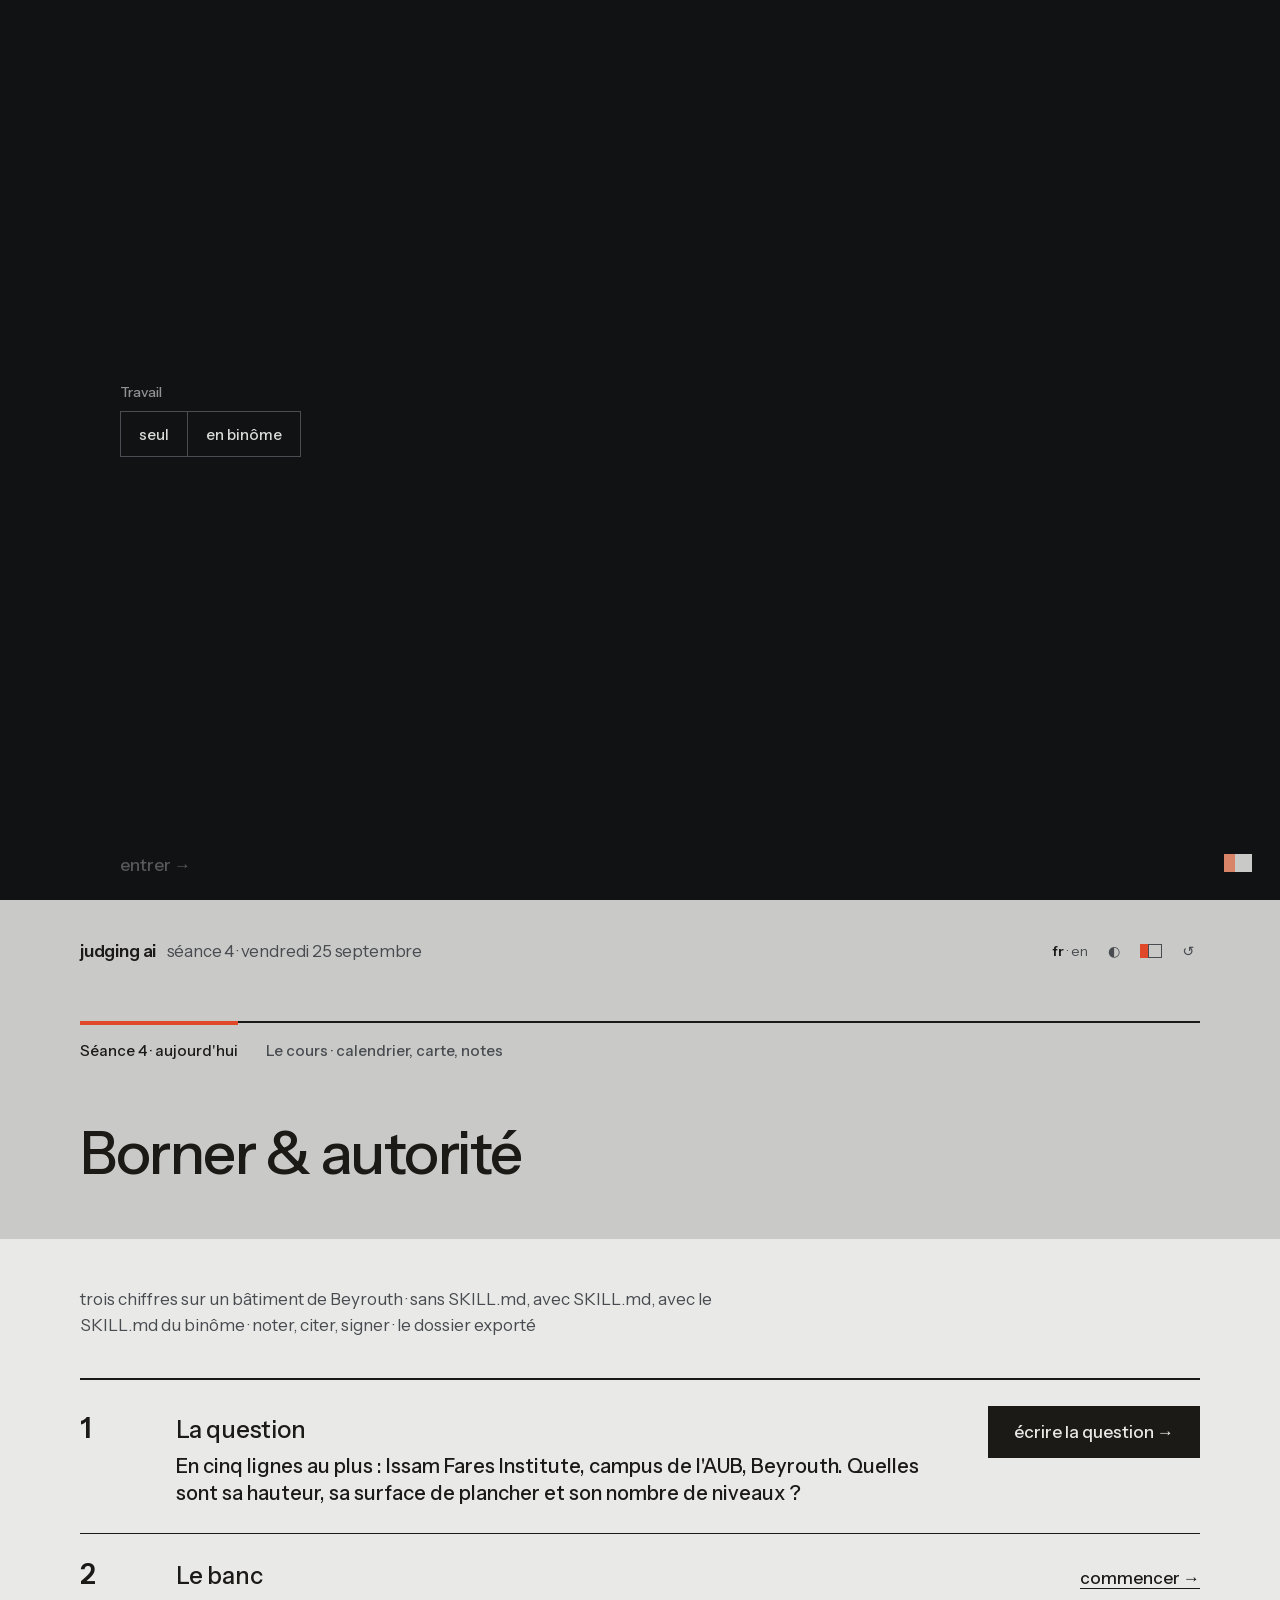
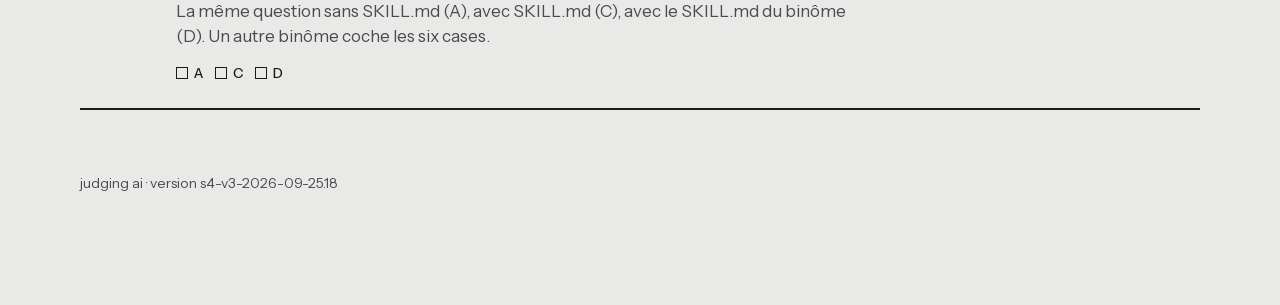
<file: simple/index.html>
<!doctype html>
<html lang="fr">
<head>
<meta charset="utf-8">
<meta name="viewport" content="width=device-width,initial-scale=1,viewport-fit=cover">
<meta name="apple-mobile-web-app-capable" content="yes">
<meta name="mobile-web-app-capable" content="yes">
<meta name="apple-mobile-web-app-title" content="Judging AI">
<link rel="manifest" href="../manifest.webmanifest">
<link rel="apple-touch-icon" href="../icon-180.png">
<link rel="icon" href="../icon-192.png">
<title>Judging AI</title>
<link rel="stylesheet" href="../ds.css">
</head>
<body class="ja">
<div id="app" class="ja-accueil"></div>
<script id="cours" type="application/json">{"semaine": "S4", "seances": [{"id": "S1", "date": "2026-09-04", "fr": {"titre": "classer le statut", "detail": "O·R·I·X · Ayoub · adopter un lieu"}, "en": {"titre": "classify the standing", "detail": "O·R·I·X · Ayoub · adopt a place"}}, {"id": "S2", "date": "2026-09-11", "fr": {"titre": "vérifier : sources et attribution", "detail": "les quatre issues, les quatre gestes, la règle d'or · le modèle sur le lieu du binôme · le journal"}, "en": {"titre": "verify: sources and attribution", "detail": "the four outcomes, the four moves, the golden rule · the model on the pair's place · the journal"}}, {"id": "S3", "date": "2026-09-18", "fr": {"titre": "vérifier & superviser", "detail": "faussaires et vérificateurs · SKILL.md v0, testée sans et avec · début du dossier du lieu"}, "en": {"titre": "verify & oversee", "detail": "forgers and checkers · SKILL.md v0, tested without and with · the place dossier begins"}}, {"id": "S4", "date": "2026-09-25", "fr": {"titre": "borner & autorité", "detail": "trois chiffres sur un bâtiment de Beyrouth · sans SKILL.md, avec SKILL.md, avec le SKILL.md du binôme · noter, citer, signer · le dossier exporté"}, "en": {"titre": "bound & authority", "detail": "three figures about a Beirut building · no SKILL.md, SKILL.md, the pair's SKILL.md · score, cite, sign · the dossier exported"}}, {"id": "S5", "date": "2026-10-02", "fr": {"titre": "décider & défendre", "detail": "accepter, réviser, refuser ou faire remonter · l'audit principal remis"}, "en": {"titre": "decide & defend", "detail": "accept, revise, refuse or escalate · the main audit handed out"}}, {"id": "S6", "date": "2026-10-09", "fr": {"titre": "SKILL.md et hooks", "detail": "le dossier rendu · la présentation orale"}, "en": {"titre": "the SKILL.md and its hooks", "detail": "the dossier handed in · the oral presentation"}}], "travaux": [{"poids": "40 %", "fr": {"titre": "Le dossier du lieu", "detail": "SKILL.md et hooks, construits sur le lieu du binôme, testés sans et avec, ajustés de version en version.", "quand": "un fichier par binôme, rendu le 9 octobre (S6), défendu à la présentation orale"}, "en": {"titre": "The place dossier", "detail": "the SKILL.md and its hooks, built on the pair's place, tested without and with, adjusted version after version.", "quand": "one file per pair, handed in on 9 October (S6), defended at the oral presentation"}}, {"poids": "60 %", "fr": {"titre": "L'audit à fautes contrôlées", "detail": "un rapport généré par IA contenant des fautes contrôlées ; reconstitution des sources, correction des affirmations, mémo de responsabilité signé.", "quand": "essai de la grille et audit remis le 2 octobre (S5) · rapport rendu le 9 octobre (S6)"}, "en": {"titre": "The seeded-error audit", "detail": "an AI-generated report containing seeded errors; sources reconstructed, claims corrected, an accountability memo signed.", "quand": "grid practice and audit handed out on 2 October (S5) · report handed in on 9 October (S6)"}}, {"poids": "", "fr": {"titre": "La présentation orale", "detail": "défendre ses preuves, ses incertitudes, ses décisions. En binôme (10 minutes) ou seul (5 minutes), au choix.", "quand": "9 octobre"}, "en": {"titre": "The oral presentation", "detail": "the defence of the evidence, the uncertainties, the decisions. In a pair (10 minutes) or alone (5 minutes), by choice.", "quand": "9 October"}}], "annonces": []}</script>
<script id="carte" type="application/json">{"categorie": {"fr": "statut", "en": "standing"}, "titre": {"fr": "O·R·I·X : le {categorie} d'une affirmation, jamais sa vérité", "en": "O·R·I·X: the {categorie} of a claim, never its truth"}, "lettres": [{"l": "O", "nom": "Observation", "fr": {"def": "un constat : quelqu'un l'a vu, mesuré ou compté, et dit quand", "question": "qui l'a constaté, à quelle date ?", "piege": "une phrase peut imiter la forme d'un relevé sans relevé ; le relevé d'un autre, recopié, est une source (R)"}, "en": {"def": "an observation: someone saw, measured or counted it, and says when", "question": "who observed it, on what date?", "piege": "a sentence can imitate the form of a survey without a survey; someone else's survey, copied, is a source (R)"}}, {"l": "R", "nom": "Retrieval", "fr": {"def": "une source nommée, ouverte, qui dit cela", "question": "quelle source, et dit-elle cela ?", "piege": "la source existe mais ne dit pas cela, le mal attribué : ce n'est plus R ; I si elle en dit une partie et que la phrase fait le pas, X si elle n'en dit rien"}, "en": {"def": "a named source, opened, that says it", "question": "which source, and does it say that?", "piege": "the source exists but does not say that, the misattributed: it is no longer R; I if it says part of it and the sentence takes the step, X if it says nothing of it"}}, {"l": "I", "nom": "Inference", "fr": {"def": "des prémisses (O ou R) et un pas qu'elles ne font pas elles-mêmes, dit ou non", "question": "depuis quelles prémisses ?", "piege": "l'inférence qui ne se dit pas : elle prend l'air d'un O ou d'un R"}, "en": {"def": "premises (O or R) and a step they do not take themselves, said or not", "question": "from which premises?", "piege": "the inference that does not say so: it looks like an O or an R"}}, {"l": "X", "nom": "Invention", "fr": {"def": "la forme d'un fait ; rien de ce qu'elle avance ne la porte", "question": "qu'est-ce qui le porte ? rien", "piege": "une invention peut être vraie par hasard ; elle reste une invention"}, "en": {"def": "the form of a fact; nothing it puts forward carries it", "question": "what carries it? nothing", "piege": "an invention can be true by chance; it remains an invention"}}], "regles": {"fr": ["Une seule question : qu'est-ce qui porte cette affirmation, telle qu'elle a été faite ? O, R, I et X en sont les quatre réponses, données une fois le lien vérifié. Avant, « à vérifier » n'est pas une lettre.", "{Categorie} ≠ vérité. Une affirmation vraie peut être une invention ; une fausse peut être un retrieval correct d'une source qui se trompe.", "Ce qu'on trouve après coup porte une autre affirmation : la nôtre, avec sa propre lettre.", "Un modèle constate ce qu'il a sous les yeux : une page, un plan, un calcul. Le bâtiment, jamais : ce qu'il en dit passe par R ou par I.", "Scinder les clauses composées. « Érigé en 1932, l'un des mieux conservés » = deux affirmations.", "Une absence est une affirmation sur l'espace cherché. « Introuvable » s'écrit avec ce qui a été cherché, ou ne s'écrit pas."], "en": ["One question: what carries this claim, as it was made? O, R, I and X are its four answers, given once the link is checked. Before that, “to be checked” is not a letter.", "{Categorie} ≠ truth. A true claim can be an invention; a false one can be a correct retrieval from a source that is wrong.", "What we find afterwards carries another claim: ours, with its own letter.", "A model observes what is in front of it: a page, a drawing, a calculation. Never the building: what it says about the building goes through R or I.", "Split compound clauses. “Built in 1932, one of the best preserved” = two claims.", "An absence is a claim about the space searched. “Not found” is written with what was searched, or not written at all."]}, "actions": ["Classify", "Verify", "Bound", "Decide and defend"], "cours": {"fr": "Juger l'IA : preuves et autorité", "en": "Judging AI: Evidence and Authority"}, "actions_i18n": {"fr": ["Classer", "Vérifier", "Borner", "Décider et défendre"], "en": ["Classify", "Verify", "Bound", "Decide and defend"]}}</script>
<script src="../commun.js"></script>
<script>
(function(){
"use strict";
/* Juger l'IA · accueil sur le système V3 (_build/ds) : d'abord le premier écran, noir (seul ou en binôme, les noms, le carré de la paire) ;
   puis la bande (l'en-tête avec le carré de la paire, les deux vues, le titre) ; en dessous, des rangées entre filets (.ja-plan). #cours s'ouvre sur la bande. */
var C=JSON.parse(document.getElementById("cours").textContent), K=JSON.parse(document.getElementById("carte").textContent);
var h=JA.h, lang=JA.lang();
var T={
 fr:{vSeance:"Séance {n} · aujourd'hui",vCours:"Le cours · calendrier, carte, notes",seance:"séance",lire:"la question",lireGo:"écrire la question →",
  vous:"Travail",seul:"seul",binome:"en binôme",votreNom:"Nom",nom1:"Nom 1",nom2:"Nom 2",entrer:"entrer →",
  skill:"SKILL.md",skillTxt:"L'écrire avec un agent, la figer en v0.",skillFige:"figée : ",skillGo:"écrire, figer →",
  banc:"le banc",bancTxt:"La même question sans SKILL.md (A), avec SKILL.md (C), avec le SKILL.md du binôme (D). Un autre binôme coche les six cases.",bancGo:"commencer →",
  dossier:"le dossier · 40 %",dossierTxt:"Un fichier par binôme, rendu le 9 octobre (S6), défendu à la présentation orale.",dossierGo:"les critères →",
  autres:"les autres pages",plus:"SKILL.md, le dossier, les autres pages",journal:"le journal",s3:"la séance S3 (fiches)",entr:"s'entraîner",atelier:"l'atelier S3",
  semaine:"cette semaine",semestre:"le semestre",carte:"la carte",travaux:"les travaux notés",voir:"voir la carte en entier →",langL:"langue",themeL:"thème",version:"version",vuesL:"Vues de l’app"},
 en:{vSeance:"Session {n} · today",vCours:"The course · calendar, card, grades",seance:"session",lire:"the question",lireGo:"write the question →",
  vous:"Working",seul:"alone",binome:"as a pair",votreNom:"Name",nom1:"Name 1",nom2:"Name 2",entrer:"enter →",
  skill:"the SKILL.md",skillTxt:"Written with an agent, frozen as v0.",skillFige:"frozen: ",skillGo:"write, freeze →",
  banc:"the bench",bancTxt:"The same question with no SKILL.md (A), with SKILL.md (C), with the pair's SKILL.md (D). Another pair ticks the six boxes.",bancGo:"start →",
  dossier:"the dossier · 40 %",dossierTxt:"One file per pair, handed in on 9 October (S6), defended at the oral presentation.",dossierGo:"the criteria →",
  autres:"the other pages",plus:"SKILL.md, the dossier, the other pages",journal:"the journal",s3:"session S3 (worksheets)",entr:"practice",atelier:"the S3 workshop",
  semaine:"this week",semestre:"the semester",carte:"the card",travaux:"graded work",voir:"see the whole card →",langL:"language",themeL:"theme",version:"version",vuesL:"App views"}
};
function t(k){return T[lang][k];}
function cap(s){s=String(s||"");return s.charAt(0).toUpperCase()+s.slice(1);}
/* la question telle qu'au mur (FR/Le mur S4.html) ; elle se pose en français dans les deux langues */
var QUESTION="En cinq lignes au plus : Issam Fares Institute, campus de l'AUB, Beyrouth. Quelles sont sa hauteur, sa surface de plancher et son nombre de niveaux ?";
function num(id){return String(id).replace(/^S/,"");}
function jour(iso){return new Date(iso+"T12:00:00").toLocaleDateString(lang==="fr"?"fr-FR":"en-GB",{weekday:"long",day:"numeric",month:"long"});}
function jourCourt(iso){return new Date(iso+"T12:00:00").toLocaleDateString(lang==="fr"?"fr-FR":"en-GB",{day:"numeric",month:"long"});}
var vue=location.hash==="#cours"?"cours":"seance";
function courante(){return C.seances.filter(function(s){return s.id===C.semaine;})[0]||C.seances[0];}

/* le premier écran : seul ou en binôme, puis les noms ; ils vont dans le dossier (binome.seul, binome.noms), les mêmes que skill/#question */
function premier(box){
  var D=JA.charger(),s=h("section",{class:"ja-nuit",id:"qui"});
  function pret(){s.classList.toggle("pret",D.binome.seul!==null&&D.binome.noms.length>=(D.binome.seul?1:2));}
  function garder(){JA.enregistrer(D);pret();}
  function champ(id,lbl,val,set){var i=h("input",{type:"text",id:id,autocomplete:"name"});i.value=val||"";i.addEventListener("input",function(){set(i.value);garder();});return h("div",null,[h("label",{class:"k",for:id,text:lbl}),i]);}
  function noms(){
    var z=h("div",{class:"noms"+(D.binome.seul===false?" deux-noms":"")});
    if(D.binome.seul===true)z.appendChild(champ("q-nom1",t("votreNom"),D.binome.noms[0],function(v){D.binome.noms=v.trim()?[v.trim()]:[];}));
    else if(D.binome.seul===false){var a=[D.binome.noms[0]||"",D.binome.noms[1]||""],reste=D.binome.noms.slice(2);
      function poser(){D.binome.noms=a.map(function(x){return x.trim();}).filter(Boolean).concat(reste);}
      z.appendChild(champ("q-nom1",t("nom1"),a[0],function(v){a[0]=v;poser();}));z.appendChild(champ("q-nom2",t("nom2"),a[1],function(v){a[1]=v;poser();}));}
    return z;}
  var zone=noms();
  s.appendChild(h("p",{class:"k",text:t("vous")}));
  s.appendChild(h("div",{class:"ja-choix",id:"q-seul",role:"group","aria-label":t("vous")},[["seul",true],["binome",false]].map(function(o){
    return h("button",{type:"button","data-v":o[0],"aria-pressed":String(D.binome.seul===o[1]),text:t(o[0]),on:{click:function(e){
      D.binome.seul=o[1];if(o[1])D.binome.noms=D.binome.noms.slice(0,1);garder();
      Array.prototype.forEach.call(e.currentTarget.parentNode.children,function(b){b.setAttribute("aria-pressed",String(b===e.currentTarget));});
      var nz=noms();zone.replaceWith(nz);zone=nz;var f=nz.querySelector("input");if(f)f.focus();}}});})));
  s.appendChild(zone);
  s.appendChild(h("button",{type:"button",class:"ja-entrer",text:t("entrer"),on:{click:function(){document.getElementById("bande").scrollIntoView({behavior:"smooth"});}}}));
  s.appendChild(h("button",{type:"button",class:"ja-carre",id:"paire"}));
  pret();
  box.appendChild(s);
}
/* la bande : l'en-tête, les deux vues (Tab), le titre */
function bande(box){
  var cur=courante();
  var lb=h("button",{type:"button",id:"lang",class:"ja-langue","aria-label":t("langL")+" : "+lang,on:{click:function(){lang=lang==="fr"?"en":"fr";try{localStorage.setItem("judging-ai-journal-lang",lang);}catch(e){}var y=window.scrollY;render();window.scrollTo(0,y);}}});
  lb.innerHTML=lang==="fr"?"<b>fr</b> · en":"fr · <b>en</b>";
  var th=h("button",{type:"button",id:"theme","aria-label":t("themeL"),text:"◐",on:{click:basculerTheme}});
  var nav=h("nav",{class:"ja-vues vues","aria-label":t("vuesL")},[["seance",t("vSeance").replace("{n}",num(C.semaine))],["cours",t("vCours")]].map(function(x){
    return h("button",{type:"button","aria-pressed":String(vue===x[0]),text:x[1],on:{click:function(){vue=x[0];history.replaceState(null,"",x[0]==="cours"?"#cours":location.pathname);render();document.getElementById("bande").scrollIntoView();}}});}));
  var sous=vue==="cours"?"ESAR · "+jourCourt(C.seances[0].date)+" → "+jourCourt(C.seances[C.seances.length-1].date):t("seance")+" "+num(cur.id)+" · "+jour(cur.date);
  /* le carré de la paire dans l'en-tête, comme dans skill/ : #paire est celui du premier écran (JA.carre le lie), celui-ci le touche */
  var sq=h("button",{type:"button",class:"ja-paire",on:{click:function(){var p=document.getElementById("paire");if(p)p.click();}}});
  box.appendChild(h("header",{class:"ja-bande",id:"bande"},[h("div",{class:"ja-page"},[
    h("div",{class:"ja-tete"},[h("span",{class:"ja-mot"},[h("span",{text:"judging ai"}),h("i",{text:sous})]),h("span",{class:"outils"},[lb,th,sq])]),
    nav,
    h("h1",{class:"ja-question",text:vue==="cours"?K.cours[lang]:cap(cur[lang].titre)})])]));
}
function seance(box){
  var D=JA.charger(),cur=courante(),q=JA.quatre(D);
  box.appendChild(h("p",{class:"ja-consigne",style:"margin:0 0 40px",text:cur[lang].detail}));
  function rangee(no,titre,corps,action){return h("div",null,[h("span",{class:"no","aria-hidden":"true",text:no}),h("div",null,[h("h2",{text:cap(titre)})].concat(corps)),action]);}
  box.appendChild(h("div",{class:"ja-plan"},[
    rangee("1",t("lire"),[h("p",{class:"mur",id:"accueil-question",text:QUESTION})],h("a",{class:"ja-btn",href:"skill/#question",text:t("lireGo")})),
    rangee("2",t("banc"),[h("p",{class:"texte",text:t("bancTxt")}),h("div",{class:"abc","aria-hidden":"true"},["A","C","D"].map(function(c){return h("span",null,[h("i",{class:q[c]>=0?"fait":null}),c]);}))],h("a",{class:"ja-lien",href:"skill/",text:t("bancGo")}))]));
}
function cours(box){
  var s=h("div",{class:"ja-cours"}),cur=C.seances.filter(function(x){return x.id===C.semaine;})[0];
  /* les rangées de la vue séance (.ja-plan) : le numéro ou la lettre, le titre, le détail ; chaque liste entre deux filets de 2px */
  function rangee(cls,no,titre,corps){return h("div",{class:cls||null},[h("span",{class:"no",text:no}),h("div",null,[h("h3",{text:titre})].concat(corps))]);}
  function liste(cls,lab,rangees,apres){return h("section",{class:cls},[h("h2",{class:"ja-lab",text:lab}),h("div",{class:"ja-plan"},rangees)].concat(apres||[]));}
  if(cur)s.appendChild(liste("semaine",t("semaine"),[rangee("",cur.id,cap(cur[lang].titre),[h("p",{class:"texte",text:cur[lang].detail})])]));
  var past=true;
  s.appendChild(liste("semestre",t("semestre"),C.seances.map(function(x){var now=x.id===C.semaine;if(now)past=false;
    return rangee(now?"maintenant":past?"passe":"",x.id,cap(x[lang].titre),[h("p",{class:"texte",text:jourCourt(x.date)+" · "+x[lang].detail})]);})));
  /* la carte : le nom et sa définition sur une ligne, « Observation · directement vu… » */
  s.appendChild(liste("carte",t("carte"),K.lettres.map(function(L){return rangee("",L.l,L.nom,[h("span",{class:"def",text:" · "+L[lang].def+"."})]);}),
    [h("p",{class:"ja-suite"},[h("a",{class:"ja-lien",href:"../journal/#carte",text:t("voir")})])]));
  s.appendChild(liste("travaux",t("travaux"),C.travaux.map(function(w){return rangee("",w.poids||"·",w[lang].titre,[h("p",{class:"texte",text:w[lang].detail}),h("p",{class:"quand",text:w[lang].quand})]);})));
  /* retirés de la vue séance (25 Sept, « the app is too complicated ») : SKILL.md (écrire, versions, charger), le dossier, les autres pages */
  var D=JA.charger(),n=D.skill.versions.length,v=n?D.skill.versions[n-1]:null;
  s.appendChild(liste("outils",t("plus"),[
    rangee("","",cap(t("skill")),[n?h("p",{class:"texte"},[document.createTextNode(t("skillFige")+"v"+v.n+" · "+(v.nom||"…"))]):h("p",{class:"texte",text:t("skillTxt")}),h("p",{class:"ja-suite"},[h("a",{class:"ja-lien",href:"skill/#ecrire",text:t("skillGo")})])]),
    rangee("","",cap(t("dossier")),[h("p",{class:"texte",text:t("dossierTxt")}),h("p",{class:"ja-suite"},[h("a",{class:"ja-lien",href:"skill/#dossier",text:t("dossierGo")})])])],
    [h("div",{class:"ja-autres"},[
    h("a",{class:"ja-lien",href:"../journal/",text:t("journal")}),h("a",{class:"ja-lien",href:"../s1/",text:"S1 · 4 septembre"}),h("a",{class:"ja-lien",href:"../s2/",text:"S2 · 11 septembre"}),h("a",{class:"ja-lien",href:"../s3/",text:t("s3")}),h("a",{class:"ja-lien",href:"../s4/",text:"S4 · 25 septembre"}),h("a",{class:"ja-lien",href:"../entrainement/",text:t("entr")}),h("a",{class:"ja-lien",href:"../atelier/",text:t("atelier")})])]));
  box.appendChild(s);
}
/* le carré de l'en-tête dans la vue séance porte le même nom que #paire */
function nommerCarre(){var p=document.getElementById("paire"),q=document.querySelector(".ja-tete .ja-paire:not(#paire)");if(p&&q)q.setAttribute("aria-label",p.getAttribute("aria-label")||"");}
function render(){
  document.documentElement.lang=lang;
  var app=document.getElementById("app");app.innerHTML="";
  premier(app);
  bande(app);
  var page=h("div",{class:"ja-page ja-ecran"});
  if(vue==="cours")cours(page);else seance(page);
  page.appendChild(h("p",{class:"ja-etat ja-version-app",id:"ja-version",text:"judging ai · "+t("version")+" "+JA.VERSION}));
  app.appendChild(page);
  JA.carre();
  /* JA.carre a lié #paire en premier : le nom est à jour quand l'en-tête le recopie */
  var p=document.getElementById("paire");if(p)p.addEventListener("click",nommerCarre);
  nommerCarre();
}
var theme="";try{theme=localStorage.getItem("judging-ai-journal-theme")||"";}catch(e){}
function applyTheme(){if(theme)document.documentElement.setAttribute("data-theme",theme);else document.documentElement.removeAttribute("data-theme");}applyTheme();
function basculerTheme(){var dark=theme?theme==="dark":matchMedia("(prefers-color-scheme: dark)").matches;theme=dark?"light":"dark";applyTheme();try{localStorage.setItem("judging-ai-journal-theme",theme);}catch(e){}}
render();
if(vue==="cours")document.getElementById("bande").scrollIntoView();
if("serviceWorker" in navigator&&location.protocol.indexOf("http")===0)navigator.serviceWorker.register("../sw.js").catch(function(){});
})();
</script>
</body>
</html>
</file>
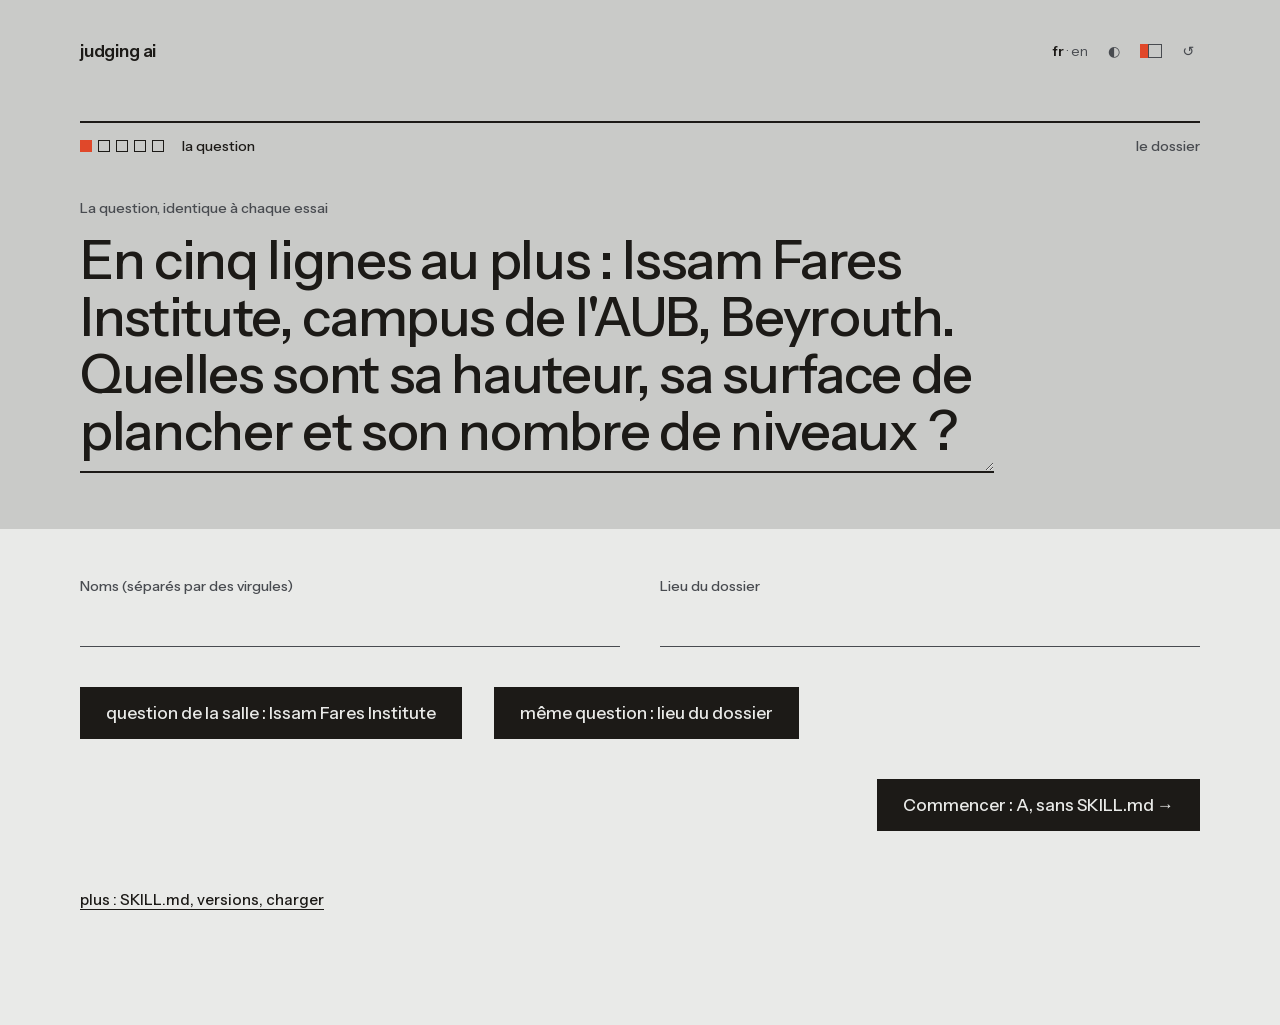
<file: skill/index.html>
<!doctype html>
<html lang="fr">
<head>
<meta charset="utf-8">
<meta name="viewport" content="width=device-width,initial-scale=1,viewport-fit=cover">
<meta name="apple-mobile-web-app-capable" content="yes">
<meta name="mobile-web-app-capable" content="yes">
<meta name="apple-mobile-web-app-title" content="Judging AI">
<link rel="manifest" href="../manifest.webmanifest">
<link rel="apple-touch-icon" href="../icon-180.png">
<link rel="icon" href="../icon-192.png">
<title>Judging AI · Atelier SKILL.md</title>
<link rel="stylesheet" href="../ds.css">
</head>
<body class="ja">
<header class="ja-bande"><div class="ja-page">
<div class="ja-tete"><span class="ja-mot"><a href="../">judging ai</a><span id="qui" class="qui"></span></span><span class="outils"><span id="save" class="ja-etat"></span><button type="button" id="lang" class="ja-langue"><b>fr</b> · en</button><button type="button" id="theme">◐</button><button type="button" id="paire"></button></span></div>
<nav class="ja-pas" id="etapes"></nav>
<div id="tete"></div>
</div></header>
<main class="ja-page ja-ecran" id="app"></main>
<div id="toast" class="toast" role="status" aria-live="polite"></div>
<dialog id="dlg"><form method="dialog" id="dlgf"></form></dialog>
<script src="../commun.js"></script>
<script>
/* S4 : l'éditeur part vide ; le binôme y colle le SKILL.md entier que le modèle lui a donné (le nom et la description se remplissent seuls). */
var MODELE={nom:"notre-batiment-v0",description:"",corps:""};
</script>
<script>
(function(){
"use strict";
/* Juger l'IA · skill/ sur le système V3 (_build/ds) · une chose par écran.
   Chaque écran s'ouvre sur la bande : l'en-tête, les étapes (cinq carrés : la question, A, C, D, les trois ; seul le nom de l'étape courante est écrit ;
   « SKILL.md · versions » à droite), puis le titre de l'écran. B (générique) n'est plus proposé : il ne s'ouvre, depuis « les trois »,
   que si le dossier contient déjà un essai B. SKILL.md : écrire et figer → les versions et la comparaison → charger → le dossier (export et import, là seulement).
   Les données ne changent pas : JA.charger / JA.enregistrer, format juger-ia-dossier/1 (commun.js). */
var h=JA.h, lang=JA.lang();
var T={
 fr:{titre:"L'atelier SKILL.md",
  eQuestion:"la question",eTrois:"les trois",eSkill:"SKILL.md",eVersions:"versions",eCharger:"charger",eDossier:"le dossier",eB:"générique",
  noms:"Noms (séparés par des virgules)",lieu:"Lieu du dossier",qSalle:"question de la salle : Issam Fares Institute",qLieu:"même question : lieu du dossier",lieuVide:"D'abord, le lieu du dossier.",question:"La question, identique à chaque essai",questionVide:"D'abord, la question.",qModele:"En cinq lignes au plus : Issam Fares Institute, campus de l'AUB, Beyrouth. Quelles sont sa hauteur, sa surface de plancher et son nombre de niveaux ?",modifier:"modifier la question",copierQ:"copier la question",copierV:"copier v{n}",
  qDiff:"Ce n'est pas la question de l'essai précédent. Sans la même question, les essais ne se comparent pas.",
  commencer:"Commencer : A, sans SKILL.md →",
  consigne:{A:"Nouvelle conversation, sans SKILL.md. La question telle quelle.",B:"SKILL.md générique chargé ou collé, puis la question.",C:"SKILL.md collé comme premier message, puis la question.",D:"Le SKILL.md du binôme, figé, chargé ou collé, puis la question."},
  version:"Version essayée",app:"App",modele:"Modèle affiché (et version)",date:"Date",web:"Accès web",oui:"oui",non:"non",mode:"SKILL.md",charg:"chargée",coll:"collée",
  source:"SKILL.md : nom ou source",reponse:"La réponse (entière)",
  enreg:"Enregistrer l'essai",manqueE:"Il manque : ",enregistre:"Essai {n} enregistré",
  pasDeV:"D'abord, une version figée : un essai D dit quelle version du SKILL.md du binôme a été chargée.",allerFiger:"figer v0 →",
  essai:"Essai",cases:"les six cases, cochées par un autre binôme",pasNote:"pas encore noté",
  bilan:"le bilan de cet essai",etayees:"étayées",contredites:"contredites",non_resolues:"non résolues",utilisables:"utilisables",
  gagne:"Ce qui a été gagné",perdu:"Ce qui a été perdu",decision:"La décision : garder, réviser ou abandonner quelle instruction, et pourquoi",
  refaire:"nouvel essai sous {c}",annuler:"annuler",suivant:{A:"C →",B:"les trois →",C:"D →",D:"les trois →"},
  qAucun:"pas encore d'essai",qDiff4:"Ces réponses ne viennent pas toutes de la même question : elles ne se comparent pas.",
  nom:"name : le nom",nomAide:"Minuscules, chiffres et tirets ; 64 caractères au plus. Le dossier du zip porte ce nom.",nomMal:"Minuscules, chiffres et tirets seulement ; sera exporté comme : ",nomReserve:"Claude refuse un nom qui contient « claude » ou « anthropic ».",
  desc:"description : quand l'utiliser",descAide:"200 caractères au plus : c'est la limite de Claude. Le modèle lit cette phrase pour décider de charger le SKILL.md.",trop:"trop long de {n}",
  corps:"Le corps de SKILL.md (Markdown)",corpsAide:"Des instructions testables : une phrase chacune, vérifiable.",collerIci:"Ici, le SKILL.md entier donné par le modèle (de --- à la fin) : le nom et la description se remplissent seuls.",fm:"frontmatter généré",
  nvIntro:"Fige le texte actuel de l'éditeur. Une version figée ne se modifie plus ; l'éditeur reste libre pour la suivante.",
  change:"Ce que nous avons changé",pourquoi:"Pourquoi (quel essai l'a montré)",figer:"Figer v{n}",signerAide:"Une touche sur la réponse à signer.",descLong:"La description de cette version fait {l} caractères ; Claude en accepte 200 au plus et refusera le zip. Issues : une description raccourcie dans « SKILL.md » et une nouvelle version figée, ou « copier le texte ».",manque:"Manque : ce qui a changé et pourquoi.",fige:"v{n} figée",
  aucune:"Aucune version figée. La première sera v0.",figeeLe:"figée le",brouillon:"brouillon (éditeur)",
  cmp:"comparer",cmpIntro:"Deux versions, ligne à ligne : à gauche ce qui a été retiré, à droite ce qui a été ajouté.",a:"de",b:"à",retire:"{n} retirées",ajoute:"{n} ajoutées",identiques:"Les deux textes sont identiques.",pareil:"… {n} lignes identiques",
  exIntro:"La version à charger, au choix. Le zip contient un dossier à son nom, avec SKILL.md dedans.",quoi:"Version à exporter",zip:"Télécharger {nom}.zip",md:"SKILL.md seul",copier:"copier le texte",copie:"Copié",
  invalide:"Pas d'export tant que le nom ou la description ne tiennent pas dans les limites.",
  aide:[["Claude","claude.ai, toutes les offres, y compris gratuite",["Réglages : exécution de code activée.","Customize > Skills : import du fichier .zip.","Nouvelle conversation, puis la question exacte. Au banc : « chargée »."]],
   ["ChatGPT","Plus ou Pro",["Onglet Skills (Plugins · Skills · GPTs) : import.","D'abord le .zip ; s'il est refusé, SKILL.md seul.","Nouvelle conversation, puis la question exacte. Au banc : « chargée »."]],
   ["Coller","toute app, Gemini compris",["Bouton « copier le texte ».","Nouvelle conversation : le texte comme premier message, puis la question exacte.","Au banc : « collée ». Ce n'est pas un chargement du SKILL.md."]]],
  tous:"tous les essais",aucunE:"Aucun essai.",sansAvec:"sans puis avec",sans:"Réponse sans SKILL.md",avec:"Réponse avec SKILL.md",suppr:"Supprimer",supprQ:"Supprimer cet essai ?",
  saved:"✓ enregistré",plus:"plus : SKILL.md, versions, charger",leDossier:"le dossier →",notsaved:"non enregistré",langL:"langue",themeL:"thème",etapes:"les étapes",skillV:"SKILL.md · versions",leBanc:"← le banc",ouvrirB:"B · SKILL.md générique : l'essai →"},
 en:{titre:"The SKILL.md workshop",
  eQuestion:"the question",eTrois:"the three",eSkill:"the SKILL.md",eVersions:"versions",eCharger:"load",eDossier:"the dossier",eB:"generic",
  noms:"Names (comma separated)",lieu:"The dossier's place",qSalle:"room question: Issam Fares Institute",qLieu:"same question: the dossier's place",lieuVide:"First, the dossier's place.",question:"The question, identical in every run",questionVide:"First, the question.",qModele:"En cinq lignes au plus : Issam Fares Institute, campus de l'AUB, Beyrouth. Quelles sont sa hauteur, sa surface de plancher et son nombre de niveaux ?",modifier:"edit the question",copierQ:"copy the question",copierV:"copy v{n}",
  qDiff:"This is not the previous run's question. Without the same question, the runs do not compare.",
  commencer:"Start: A, no SKILL.md →",
  consigne:{A:"New conversation, no SKILL.md. The question as it is.",B:"The generic SKILL.md loaded or pasted, then the question.",C:"SKILL.md pasted as the first message, then the question.",D:"The pair's frozen SKILL.md, loaded or pasted, then the question."},
  version:"Version tried",app:"App",modele:"Displayed model (and version)",date:"Date",web:"Web access",oui:"yes",non:"no",mode:"The SKILL.md was",charg:"loaded",coll:"pasted",
  source:"The SKILL.md's name or source",reponse:"The answer (whole)",
  enreg:"Record the run",manqueE:"Missing: ",enregistre:"Run {n} recorded",
  pasDeV:"First, a frozen version: a D run says which version of the pair's SKILL.md was loaded.",allerFiger:"freeze v0 →",
  essai:"Run",cases:"the six boxes, ticked by another pair",pasNote:"not scored yet",
  bilan:"this run's review",etayees:"supported",contredites:"contradicted",non_resolues:"unresolved",utilisables:"usable",
  gagne:"What was gained",perdu:"What was lost",decision:"The decision: keep, revise or drop which instruction, and why",
  refaire:"new run under {c}",annuler:"cancel",suivant:{A:"C →",B:"the three →",C:"D →",D:"the three →"},
  qAucun:"no run yet",qDiff4:"These answers do not all come from the same question: they do not compare.",
  nom:"name: the SKILL.md's name",nomAide:"Lowercase letters, digits and hyphens; 64 characters at most. The zip folder carries this name.",nomMal:"Lowercase letters, digits and hyphens only; will be exported as: ",nomReserve:"Claude refuses a name containing “claude” or “anthropic”.",
  desc:"description: when to use it",descAide:"200 characters at most: Claude's limit. The model reads this sentence to decide whether to load the SKILL.md.",trop:"{n} too long",
  corps:"The body of SKILL.md (Markdown)",corpsAide:"Testable instructions: one sentence each, checkable.",collerIci:"Here, the whole SKILL.md the model gave (from --- to the end): the name and description fill themselves in.",fm:"generated frontmatter",
  nvIntro:"Freezes the editor's current text. A frozen version no longer changes; the editor stays free for the next one.",
  change:"What we changed",pourquoi:"Why (which run showed it)",figer:"Freeze v{n}",signerAide:"One tap on the answer to sign.",descLong:"This version's description is {l} characters long; Claude accepts 200 at most and will refuse the zip. Ways out: a shorter description in “the SKILL.md” and a new frozen version, or “copy the text”.",manque:"Missing: what changed and why.",fige:"v{n} frozen",
  aucune:"No frozen version. The first will be v0.",figeeLe:"frozen on",brouillon:"draft (editor)",
  cmp:"compare",cmpIntro:"Two versions, line by line: on the left what was removed, on the right what was added.",a:"from",b:"to",retire:"{n} removed",ajoute:"{n} added",identiques:"The two texts are identical.",pareil:"… {n} identical lines",
  exIntro:"Which version to load. The zip holds a folder named after the SKILL.md, with SKILL.md inside.",quoi:"Version to export",zip:"Download {nom}.zip",md:"SKILL.md only",copier:"copy the text",copie:"Copied",
  invalide:"No export until the name and description fit the limits.",
  aide:[["Claude","claude.ai, every plan including Free",["Settings: code execution on.","Customize > Skills: upload of the .zip file.","New conversation, then the exact question. On the bench: “loaded”."]],
   ["ChatGPT","Plus or Pro",["Skills tab (Plugins · Skills · GPTs): upload.","First the .zip; if it is refused, SKILL.md alone.","New conversation, then the exact question. On the bench: “loaded”."]],
   ["Pasting","any app, Gemini included",["“copy the text” button.","New conversation: the text as the first message, then the exact question.","On the bench: “pasted”. This is not loading the SKILL.md."]]],
  tous:"all runs",aucunE:"No runs.",sansAvec:"without then with",sans:"Answer without the SKILL.md",avec:"Answer with the SKILL.md",suppr:"Delete",supprQ:"Deleting this run?",
  saved:"✓ saved",plus:"more: the SKILL.md, versions, load",leDossier:"the dossier →",notsaved:"not saved",langL:"language",themeL:"theme",etapes:"steps",skillV:"the SKILL.md · versions",leBanc:"← the bench",ouvrirB:"B · generic SKILL.md: the run →"}
};
function t(k){return T[lang][k];}
function r(s,o){return s.replace(/\{(\w+)\}/g,function(_,k){return o[k];});}
function cap(s){s=String(s||"");return s.charAt(0).toUpperCase()+s.slice(1);}

/* ---------- état ---------- */
var D=JA.charger();
var ed=D.skill.brouillon?JA.lireSkill(D.skill.brouillon):{nom:MODELE.nom,description:MODELE.description,corps:MODELE.corps};
var BKEY="judging-ai-skill-brouillons";
function nv(){return D.skill.versions.length;}
function nouvelEssai(c){var p=D.essais[D.essais.length-1]||{};return {version:nv()?nv()-1:0,app:p.app||"Claude",modele:p.modele||"",date:JA.jour(),web:p.web||false,mode:c==="A"?"":"collée",question:"",sans:"",avec:"",etayees:0,contredites:0,non_resolues:0,utilisables:0,gagne:"",perdu:"",decision:"",condition:c,skill_source:"",reponse:"",cases:[false,false,false,false,"",false],note_par:"",citer:"",citer_pourquoi:""};}
var B={change:"",pourquoi:"",cmpA:"",cmpB:"",exp:"",brouillons:{},refaire:{}};
try{var rb=JSON.parse(localStorage.getItem(BKEY)||"null");if(rb&&typeof rb==="object")Object.keys(B).forEach(function(k){if(rb[k]!=null)B[k]=rb[k];});
  if(rb&&rb.essai&&rb.essai.condition&&!B.brouillons[rb.essai.condition])B.brouillons[rb.essai.condition]=rb.essai;}catch(e){}
function brouillon(c){var e=B.brouillons[c];if(!e||typeof e!=="object"){e=nouvelEssai(c);B.brouillons[c]=e;}else{var n=nouvelEssai(c);Object.keys(n).forEach(function(k){if(e[k]==null)e[k]=n[k];});e.condition=c;if(!e.modele&&n.modele){e.modele=n.modele;e.app=n.app;}}return e;}
function save(){
  D.skill.brouillon=JA.skillMd(ed.nom,ed.description,ed.corps);
  var ok=JA.enregistrer(D);try{localStorage.setItem(BKEY,JSON.stringify(B));}catch(e){ok=false;}
  var el=document.getElementById("save");el.textContent=ok?t("saved"):t("notsaved");el.className=ok?"ja-etat":"ja-etat erreur";
}
function nomExport(n){return String(n||"").toLowerCase().normalize("NFD").replace(/[̀-ͯ]/g,"").replace(/[^a-z0-9-]+/g,"-").replace(/-+/g,"-").replace(/^-|-$/g,"").slice(0,64)||"skill";}
function problemes(v){var p=[];if(!v.nom||v.nom!==nomExport(v.nom)||v.nom.length>64)p.push("name");if(/claude|anthropic/.test(v.nom))p.push("name");if(!v.description.trim()||v.description.length>200)p.push("description");return p;}
function etat(c){var i=JA.quatre(D)[c];if(i<0)return "pas-vu";var e=D.essais[i];return (e.note_par.trim()||e.cases.some(Boolean))?"note":"vu";}

/* ---------- outils ---------- */
var fid=0;
/* un champ (Field) : le libellé, un trait dessous ; cls "machine" pour ce qui s'écrit dans la voix du cours ou de la machine (Archivo), sinon la voix du binôme */
function fld(lbl,type,val,set,ex,cls){ex=ex||{};var i=type==="textarea"?h("textarea",ex):h("input",Object.assign({type:type},ex));i.id=i.id||"f-"+(++fid);if(cls)i.classList.add(cls);i.value=val==null?"":val;i.addEventListener("input",function(){set(i.value,i);save();});if(type==="textarea"){var fit=function(){if(!i.isConnected)return;i.style.height="auto";i.style.height=i.scrollHeight+2+"px";};i.addEventListener("input",fit);requestAnimationFrame(fit);if(document.fonts)document.fonts.ready.then(fit);}return h("div",{class:"ja-champ"},[h("label",{text:lbl,for:i.id}),i]);}
/* SegmentedChoice */
function choix(val,opts,set,lab){return h("div",{class:"ja-choix",role:"group","aria-label":lab||null},opts.map(function(o){return h("button",{type:"button","data-v":o[0],"aria-pressed":String(val===o[0]),text:o[1],on:{click:function(e){set(o[0]);save();Array.prototype.forEach.call(e.currentTarget.parentNode.children,function(b){b.setAttribute("aria-pressed",String(b===e.currentTarget));});}}});}));}
function toast(s){var e=document.getElementById("toast");e.textContent=s;e.classList.add("on");clearTimeout(e._t);e._t=setTimeout(function(){e.classList.remove("on");},2400);}
function quand(iso){try{return new Date(iso).toLocaleString(lang==="fr"?"fr-FR":"en-GB",{timeZone:"Asia/Beirut",day:"numeric",month:"short",hour:"2-digit",minute:"2-digit"});}catch(e){return iso;}}
function confirmer(msg,ok,cb){var f=document.getElementById("dlgf");f.innerHTML="";f.appendChild(h("p",{text:msg}));f.appendChild(h("div",{class:"ja-suite"},[h("button",{class:"ja-lien",value:"n",text:T[lang].annuler}),h("button",{class:"ja-btn",value:"y",text:ok})]));var d=document.getElementById("dlg");d.returnValue="";d.onclose=function(){if(d.returnValue==="y")cb();};d.showModal();}
document.getElementById("dlg").addEventListener("click",function(e){var q=this.getBoundingClientRect();if(e.target===this&&(e.clientX<q.left||e.clientX>q.right||e.clientY<q.top||e.clientY>q.bottom))this.close("");});
function copier(s){function fb(){var x=h("textarea",{style:"position:fixed;top:0;opacity:0"});x.value=s;document.body.appendChild(x);x.select();try{document.execCommand("copy");toast(t("copie"));}catch(e){}x.remove();}if(navigator.clipboard&&window.isSecureContext)navigator.clipboard.writeText(s).then(function(){toast(t("copie"));},fb);else fb();}
function textes(){var o=[{v:"b",l:t("brouillon"),s:ed}];D.skill.versions.forEach(function(v,i){o.push({v:String(i),l:"v"+v.n+" · "+(v.nom||"…"),s:v});});return o;}
function texteDe(k){var s=k==="b"||!D.skill.versions[k]?ed:D.skill.versions[k];return {nom:s.nom,description:s.description,corps:s.corps,md:JA.skillMd(s.nom,s.description,s.corps)};}
function liste(id,val,set){var s=h("select",{id:id});textes().forEach(function(o){s.appendChild(h("option",{value:o.v,text:o.l}));});s.value=val;if(s.value!==val)s.value=s.options[s.options.length-1].value;s.addEventListener("change",function(){set(s.value);save();});return s;}
/* le texte collé tel quel ; les adresses deviennent des liens (nouvel onglet) */
function liens(el,s){s=String(s||"");var re=/https?:\/\/[^\s<>"'`\])]+/g,m,k=0;while((m=re.exec(s))){var u=m[0].replace(/[.,;:!?»]+$/,"");if(m.index>k)el.appendChild(document.createTextNode(s.slice(k,m.index)));el.appendChild(h("a",{href:u,target:"_blank",rel:"noopener noreferrer",text:u}));k=m.index+u.length;re.lastIndex=k;}if(k<s.length)el.appendChild(document.createTextNode(s.slice(k)));return el;}
function qui(){var e=document.getElementById("qui");if(e){e.textContent=D.binome.noms.join(" · ");e.title=e.textContent;}}
function sansL(c){return JA.condLabel(c).replace(/^[A-D] · /,"");}
/* the score, « 5/6 » : the figure in ink, « /6 » in encre-2 */
function chiffre(el,e){el.innerHTML="";el.appendChild(h("b",{text:String(JA.score(e))}));el.appendChild(h("span",{text:"/"+JA.sur(e)}));return el;}

/* ---------- comparaison ligne à ligne ---------- */
function lignes(a,b){
  var A=a.split("\n"),Bb=b.split("\n"),n=A.length,m=Bb.length,L=[],i,j;
  for(i=0;i<=n;i++){L.push(new Uint16Array(m+1));}
  for(i=n-1;i>=0;i--)for(j=m-1;j>=0;j--)L[i][j]=A[i]===Bb[j]?L[i+1][j+1]+1:Math.max(L[i+1][j],L[i][j+1]);
  var ops=[];i=0;j=0;
  while(i<n&&j<m){if(A[i]===Bb[j]){ops.push(["=",A[i],Bb[j]]);i++;j++;}else if(L[i+1][j]>=L[i][j+1]){ops.push(["-",A[i]]);i++;}else{ops.push(["+",Bb[j]]);j++;}}
  while(i<n)ops.push(["-",A[i++]]);while(j<m)ops.push(["+",Bb[j++]]);
  var rows=[],k=0;
  while(k<ops.length){
    if(ops[k][0]==="="){rows.push([ops[k][1],"eq",ops[k][2],"eq"]);k++;continue;}
    var del=[],add=[];while(k<ops.length&&ops[k][0]!=="="){(ops[k][0]==="-"?del:add).push(ops[k][1]);k++;}
    for(var x=0;x<Math.max(del.length,add.length);x++)rows.push([x<del.length?del[x]:"",x<del.length?"moins":"vide",x<add.length?add[x]:"",x<add.length?"plus":"vide"]);
  }
  return {rows:rows,moins:ops.filter(function(o){return o[0]==="-";}).length,plus:ops.filter(function(o){return o[0]==="+";}).length};
}
function vueDiff(box){
  box.innerHTML="";var ta=textes();
  var a=B.cmpA,b=B.cmpB;
  if(!ta.some(function(o){return o.v===a;}))a=ta.length>2?ta[ta.length-2].v:ta[ta.length-1].v;
  if(!ta.some(function(o){return o.v===b;}))b=ta.length>1?"b":ta[0].v;
  var la=ta.filter(function(o){return o.v===a;})[0].l,lb=ta.filter(function(o){return o.v===b;})[0].l;
  var d=lignes(texteDe(a).md,texteDe(b).md);
  box.appendChild(h("p",{class:"ja-etat",style:"margin-top:24px",text:d.moins||d.plus?r(t("retire"),{n:d.moins})+" · "+r(t("ajoute"),{n:d.plus}):t("identiques")}));
  var g=h("div",{class:"ja-diff",id:"diff"},[h("div",{class:"en",text:la}),h("div",{class:"en",text:lb})]);
  var rows=d.rows,i=0;
  while(i<rows.length){
    var j=i;while(j<rows.length&&rows[j][1]==="eq")j++;
    var run=j-i,keepA=i===0?0:3,keepB=j===rows.length?0:3;
    if(run>keepA+keepB+1){
      rows.slice(i,i+keepA).concat([["…",""]]).concat(rows.slice(j-keepB,j)).forEach(function(x){
        if(x[0]==="…"&&x.length===2){g.appendChild(h("div",{class:"c saut",text:r(t("pareil"),{n:run-keepA-keepB})}));g.appendChild(h("div",{class:"c saut",text:""}));}
        else{g.appendChild(h("div",{class:"c eq",text:x[0]}));g.appendChild(h("div",{class:"c eq",text:x[2]}));}});
      i=j;continue;
    }
    var x=rows[i];g.appendChild(h("div",{class:"c "+x[1],text:x[0]}));g.appendChild(h("div",{class:"c "+x[3],text:x[2]}));i++;
  }
  box.appendChild(g);
}

/* ---------- les écrans, les étapes (StepSquares) ---------- */
var VUES=["question","a","c","d","trois","b","ecrire","versions","charger","dossier"],BANC=["question","a","c","d","trois"],SKILL=["ecrire","versions","charger"];
var dernier="question";
function route(){var v=(location.hash||"").replace(/^#/,"");if(v==="b"&&JA.quatre(D).B<0)v="";return VUES.indexOf(v)>=0?v:"question";}
function pas(){
  var nav=document.getElementById("etapes");nav.innerHTML="";var cur=route();
  if(SKILL.indexOf(cur)>=0){
    nav.appendChild(h("span",{class:"mots"},[["ecrire",t("eSkill")],["versions",t("eVersions")],["charger",t("eCharger")]].map(function(x){
      return h("a",{href:"#"+x[0],"data-v":x[0],class:x[0]==="ecrire"&&!nv()?"pas-vu":null,"aria-current":cur===x[0]?"true":null,text:x[1]});})));
    nav.appendChild(h("a",{class:"ailleurs",href:"#"+dernier,"data-v":"banc",text:t("leBanc")}));
    return;
  }
  var e={question:D.binome.question.trim()?"vu":"pas-vu",a:etat("A"),c:etat("C"),d:etat("D"),trois:D.signer.condition?"note":"pas-vu"};
  var noms={question:t("eQuestion"),a:JA.condLabel("A"),c:JA.condLabel("C"),d:JA.condLabel("D"),trois:t("eTrois"),b:JA.condLabel("B")};
  nav.appendChild(h("span",{class:"q"},BANC.map(function(v){var ici=cur===v;
    return h("a",{href:"#"+v,"data-v":v,class:e[v],"aria-current":ici?"true":null,"aria-label":noms[v],title:noms[v]},[h("i",{class:ici?"ici":e[v]!=="pas-vu"?"fait":null})]);})));
  /* le chemin du jour : la question, A, C, D, les trois, puis le dossier (à droite) ; SKILL.md, versions et charger passent par « plus », en bas de l'écran */
  nav.appendChild(h("span",{class:"nom",text:cur==="dossier"?"":noms[cur]}));
  nav.appendChild(h("a",{class:"ailleurs",href:"#dossier","data-v":"dossier","aria-current":cur==="dossier"?"true":null,text:t("eDossier")}));
}
/* le titre de l'écran, dans la bande */
function titre(tete,txt,cls){var e=h("h1",{class:"ja-question"+(cls?" "+cls:""),text:String(txt).replace(/ ([?!:;»])/g,"\u00a0$1")});tete.appendChild(e);return e;}

/* ---------- écran : la question ---------- */
function vueQuestion(tete,box){
  if(!D.binome.question){D.binome.question=t("qModele");}
  var q=fld(t("question"),"textarea",D.binome.question,function(v){D.binome.question=v;majQ();ajuster();pas();},{id:"b-question",class:"question",rows:"2",placeholder:t("qModele")});
  q.classList.add("question");tete.appendChild(h("h1",{class:"vis-cache",text:cap(t("eQuestion"))}));tete.appendChild(q);
  var ta=q.querySelector("textarea");function ajuster(){ta.style.height="auto";ta.style.height=ta.scrollHeight+"px";}
  var prev=D.essais.length?D.essais[D.essais.length-1].question:"",warn=h("p",{class:"ja-etat erreur alerte",id:"q-diff",text:t("qDiff")});
  function majQ(){var cur=D.binome.question.trim(),RX=/^En cinq lignes au plus : .+\. Quelles sont sa hauteur, sa surface de plancher et son nombre de niveaux \?$/;warn.hidden=!prev||cur===prev.trim()||(RX.test(cur)&&RX.test(prev.trim()));}
  tete.appendChild(warn);majQ();
  requestAnimationFrame(ajuster);if(document.fonts)document.fonts.ready.then(ajuster);
  var s=h("section",{id:"ecran-question"});
  s.appendChild(h("div",{class:"ja-deux"},[fld(t("noms"),"text",D.binome.noms.join(", "),function(v){D.binome.noms=v.split(",").map(function(x){return x.trim();}).filter(Boolean);qui();},{id:"b-noms"}),fld(t("lieu"),"text",D.binome.lieu,function(v){D.binome.lieu=v;},{id:"b-lieu"})]));
  (function(){var QI=t("qModele"),QL=function(v){return "En cinq lignes au plus : "+v+". Quelles sont sa hauteur, sa surface de plancher et son nombre de niveaux ?";};
    function poser(x){D.binome.question=x;ta.value=x;majQ();ajuster();save();}
    s.appendChild(h("div",{class:"ja-suite",id:"q-choix"},[
      h("button",{type:"button",class:"ja-btn",id:"q-salle",text:t("qSalle"),on:{click:function(){poser(QI);}}}),
      h("button",{type:"button",class:"ja-btn",id:"q-lieu",text:t("qLieu"),on:{click:function(){var v=(D.binome.lieu||"").trim();if(!v){toast(t("lieuVide"));return;}poser(QL(v));}}})]));})();
  s.appendChild(h("div",{class:"ja-suite droite"},[h("a",{class:"ja-btn",href:"#a",text:t("commencer")})]));
  box.appendChild(s);
}

/* ---------- écran : une condition (Condition) ---------- */
function vueCond(tete,box,c){
  var qv=D.binome.question.trim();
  titre(tete,qv||t("questionVide"),"question-lue");
  tete.appendChild(h("div",{class:"actions"},[qv?h("button",{type:"button",class:"ja-lien petit",id:"copier-q",text:t("copierQ"),on:{click:function(){copier(qv);}}}):null,h("a",{class:"ja-lien petit",href:"#question",text:t("modifier")})]));
  var s=h("section",{class:"ja-cond",id:"banc","data-c":c});
  s.appendChild(h("div",{class:"tete"},[h("span",{class:"ja-l",text:c,"aria-hidden":"true"}),h("h2",{class:"nom"},[h("span",{class:"vis-cache",text:c+" · "}),document.createTextNode(sansL(c))])]));
  s.appendChild(h("p",{class:"ja-consigne",text:t("consigne")[c]}));
  var i=JA.quatre(D)[c];
  if(i>=0&&(c==="B"||!B.refaire[c]))s.appendChild(blocEssai(i,c));
  else s.appendChild(formulaire(c,i));
  box.appendChild(s);
}
function formulaire(c,avant){
  var E=brouillon(c),n=nv(),f=h("div",{class:"ja-champs",style:"margin-top:36px"});
  function sansV(){return c==="D"&&!nv();}
  var pdv=h("p",{class:"ja-etat erreur",id:"pas-de-v"},[document.createTextNode(t("pasDeV")+" "),h("a",{href:"#ecrire",text:t("allerFiger")})]);pdv.hidden=!sansV();f.appendChild(pdv);
  if(c==="B"||c==="C")f.appendChild(fld(t("source"),"text",E.skill_source,function(v){E.skill_source=v;},{id:"e-source"},"machine"));
  if(c==="D"&&n){var vs=h("select",{id:"e-version"});D.skill.versions.forEach(function(v,k){vs.appendChild(h("option",{value:String(k),text:"v"+v.n+" · "+(v.nom||"…")}));});
    var cv=h("button",{type:"button",class:"ja-lien petit",id:"copier-v",on:{click:function(){var v=D.skill.versions[E.version];copier(JA.skillMd(v.nom,v.description,v.corps));}}});
    function majCv(){cv.textContent=r(t("copierV"),{n:D.skill.versions[E.version].n});}
    vs.value=String(Math.min(E.version,n-1));E.version=Number(vs.value);majCv();vs.addEventListener("change",function(){E.version=Number(vs.value);majCv();save();});
    f.appendChild(h("div",{class:"ja-rangee"},[h("div",{class:"ja-champ"},[h("label",{text:t("version"),for:"e-version"}),vs]),h("div",null,[cv])]));}
  var ap=h("select",{id:"e-app"});JA.APPS.forEach(function(a){ap.appendChild(h("option",{value:a,text:a}));});ap.value=E.app;ap.addEventListener("change",function(){E.app=ap.value;save();});
  var fiche=h("div",{class:"ja-rangee",role:"group","aria-label":t("app")+" · "+t("modele")},[
    h("div",{class:"ja-champ"},[h("label",{text:t("app"),for:"e-app"}),ap]),
    fld(t("modele"),"text",E.modele,function(v){E.modele=v;},{id:"e-modele"},"machine"),
    fld(t("date"),"date",E.date,function(v){E.date=v;},{id:"e-date"},"machine"),
    h("div",{class:"ja-champ"},[h("label",{text:t("web")}),(function(){var g=choix(E.web?"o":"n",[["o",t("oui")],["n",t("non")]],function(v){E.web=v==="o";},t("web"));g.id="e-web";return g;})()])]);
  if(c!=="A")fiche.appendChild(h("div",{class:"ja-champ"},[h("label",{text:t("mode")}),(function(){var g=choix(E.mode,[["chargée",t("charg")],["collée",t("coll")]],function(v){E.mode=v;},t("mode"));g.id="e-mode";return g;})()]));
  f.appendChild(fiche);
  f.appendChild(fld(t("reponse"),"textarea",E.reponse,function(v){E.reponse=v;},{id:"e-reponse",rows:"8"},"machine"));
  var suite=h("div",{class:"ja-suite"},[h("button",{type:"button",class:"ja-btn",id:"enreg",text:t("enreg"),on:{click:function(){
    if(sansV()){toast(t("pasDeV"));return;}
    var m=[];if(!E.modele.trim())m.push(t("modele"));if(!E.date)m.push(t("date"));if(!D.binome.question.trim())m.push(t("question"));
    if((c==="B"||c==="C")&&!E.skill_source.trim())m.push(t("source"));if(!E.reponse.trim())m.push(t("reponse"));
    if(m.length){toast(t("manqueE")+m.join(" · "));return;}
    var x=JSON.parse(JSON.stringify(E));x.condition=c;if(c==="A")x.mode="";x.cases=nouvelEssai(c).cases;x.question=D.binome.question;var k=Math.min(E.version,nv()-1);x.version=nv()?D.skill.versions[Math.max(0,k)].n:0;
    D.essais.push(x);var nx=nouvelEssai(c);nx.version=E.version;B.brouillons[c]=nx;B.refaire[c]=false;save();render();toast(r(t("enregistre"),{n:D.essais.length}));}}})]);
  if(avant>=0)suite.appendChild(h("button",{type:"button",class:"ja-lien",text:t("annuler"),on:{click:function(){B.refaire[c]=false;save();render();}}}));
  f.appendChild(suite);
  return f;
}
function blocEssai(i,c){
  var e=D.essais[i],bc=JA.banc(),w=h("div",{id:"essai-"+i,style:"margin-top:36px"});
  w.appendChild(h("p",{class:"ja-lab",text:t("essai")+" "+(i+1)+" · "+[e.app,e.modele,e.date,t("web")+" "+(e.web?t("oui"):t("non"))].concat(c==="A"?[]:[e.mode==="chargée"?t("charg"):t("coll")]).concat(c==="D"?["v"+e.version]:[]).concat(e.skill_source?[e.skill_source]:[]).join(" · ")}));
  w.appendChild(liens(h("p",{class:"ja-rep reponse-bloc"}),e.reponse));
  var sc=h("p",{class:"ja-score"}),sub=h("p",{class:"ja-etat"});
  function majS(){chiffre(sc,e);sub.textContent=e.note_par?bc.notePar+" : "+e.note_par:t("pasNote");}
  w.appendChild(h("p",{class:"ja-lab",text:t("cases")}));
  w.appendChild(h("div",{class:"ja-cases"},bc.cases.map(function(txt,k){
    if(k===4){var g=choix(e.cases[4]===null?"n":e.cases[4]===true?"1":e.cases[4]===false?"0":"",bc.c5,function(v){e.cases[4]=v==="n"?null:v==="1";majS();pas();},(k+1)+" · "+txt);g.id="c-"+i+"-4";
      return h("div",{class:"ja-case c5"},[h("span",{text:(k+1)+" · "+txt}),g]);}
    var cb=h("input",{type:"checkbox",id:"c-"+i+"-"+k});cb.checked=e.cases[k];cb.addEventListener("change",function(){e.cases[k]=cb.checked;save();majS();pas();});
    return h("label",{class:"ja-case",for:cb.id},[cb,h("span",{text:(k+1)+" · "+txt})]);})));
  w.appendChild(h("div",{class:"ja-note"},[fld(bc.notePar,"text",e.note_par,function(v){e.note_par=v;majS();pas();},{id:"n-"+i}),h("div",{class:"score-ligne"},[sc,sub])]));
  majS();
  w.appendChild(h("div",{class:"ja-citer",id:"cite-"+i},[h("p",{class:"ja-lab",text:bc.citer}),
    (function(){var g=choix(e.citer,[["oui",t("oui")],["non",t("non")]],function(v){e.citer=v;},bc.citer);g.id="cit-"+i;return g;})(),
    fld(bc.citerPq,"textarea",e.citer_pourquoi,function(v){e.citer_pourquoi=v;},{id:"cp-"+i,rows:"2"})]));
  w.appendChild(h("details",{class:"repli"},[h("summary",{text:t("bilan")}),h("div",{class:"ja-champs"},[
    h("div",{class:"ja-nombres"},["etayees","contredites","non_resolues","utilisables"].map(function(k){return fld(t(k),"number",String(e[k]),function(v){e[k]=Math.max(0,Math.floor(Number(v))||0);},{id:k+"-"+i,min:"0",step:"1",inputmode:"numeric"});})),
    h("div",{class:"ja-deux"},[fld(t("gagne"),"textarea",e.gagne,function(v){e.gagne=v;},{id:"g-"+i,rows:"2"}),fld(t("perdu"),"textarea",e.perdu,function(v){e.perdu=v;},{id:"p-"+i,rows:"2"})]),
    fld(t("decision"),"textarea",e.decision,function(v){e.decision=v;},{id:"d-"+i,rows:"2"})])]));
  var suivant=({A:"c",B:"trois",C:"d",D:"trois"})[c];
  w.appendChild(h("div",{class:"ja-suite"},[h("a",{class:"ja-btn",href:"#"+suivant,text:(c==="A"?JA.condLabel("C"):c==="C"?JA.condLabel("D"):t("eTrois"))+" →"}),
    c==="B"?null:h("button",{type:"button",class:"ja-lien",id:"refaire",text:r(t("refaire"),{c:c}),on:{click:function(){B.refaire[c]=true;save();render();}}})]));
  return w;
}

/* ---------- écran : les trois côte à côte, celle à signer (LesTrois) ---------- */
function vueTrois(tete,box){
  titre(tete,D.binome.question||cap(t("eTrois")),"question-lue");
  var s=h("section",{id:"quatre"}),q=(function(){var r=JA.quatre(D),o=Object.assign({},r),cur=(D.binome.question||"").trim();if(!cur)return r;["A","B","C","D"].forEach(function(c){for(var i=D.essais.length-1;i>=0;i--){var x=D.essais[i];if(x.condition===c&&(x.question||"").trim()===cur){o[c]=i;return;}}});return o;})(),bc=JA.banc(),qs={};
  s.appendChild(h("h2",{class:"ja-lab",id:"signer-titre",text:bc.signer}));
  s.appendChild(h("p",{class:"ja-etat",id:"signer-aide",style:"margin:4px 0 16px",text:t("signerAide")}));
  var conds=["A","C","D"].concat(q.B>=0?["B"]:[]);
  /* the best score: the highest share of the boxes set, then the most boxes ticked (5/5 and 6/6: 6/6) */
  var ratio=function(e){return JA.sur(e)?JA.score(e)/JA.sur(e)+JA.score(e)/1000:0;},best=0;
  conds.forEach(function(c){var e=D.essais[q[c]];if(e&&JA.score(e))best=Math.max(best,ratio(e));});
  var g=h("div",{class:"ja-trois"+(q.B>=0?" avec-b":""),id:"quatre-grille",role:"group","aria-labelledby":"signer-titre"},conds.map(function(c){
    var i=q[c],e=D.essais[i],col=h("div",{"data-c":c,"data-v":c,role:"button",tabindex:"0","aria-pressed":String(D.signer.condition===c),class:i<0?"pas-vu":null,
      on:{click:function(){choisir(c);},keydown:function(ev){if(ev.key==="Enter"||ev.key===" "){ev.preventDefault();choisir(c);}}}},
      [h("div",{class:"ja-cond"},[h("div",{class:"tete"},[h("span",{class:"ja-l",text:c,"aria-hidden":"true"}),h("h3",{class:"nom"},[h("span",{class:"vis-cache",text:c+" · "}),document.createTextNode(sansL(c))])])])]);
    if(!e){col.appendChild(h("p",{class:"vide",text:t("qAucun")}));return col;}
    qs[e.question.trim()]=1;
    col.appendChild(chiffre(h("p",{class:"ja-score"+(best&&ratio(e)===best?" meilleur":"")}),e));
    col.appendChild(h("p",{class:"m",text:e.reponse}));
    return col;}));
  s.appendChild(g);
  if(Object.keys(qs).length>1)s.appendChild(h("p",{class:"ja-etat erreur alerte",style:"margin-top:16px",text:t("qDiff4")}));
  if(q.B>=0)s.appendChild(h("p",{style:"margin:18px 0 0"},[h("a",{class:"ja-lien petit",href:"#b",id:"ouvrir-b",text:t("ouvrirB")})]));
  function majSigne(){Array.prototype.forEach.call(g.children,function(d){var on=d.dataset.c===D.signer.condition,tag=d.querySelector(".ja-signee");d.classList.toggle("signe",on);d.setAttribute("aria-pressed",String(on));
    if(on&&!tag)d.insertBefore(h("span",{class:"ja-signee",text:lang==="fr"?"signée":"signed"}),d.firstChild);if(!on&&tag)tag.remove();});}
  function choisir(c){D.signer.condition=c;save();majSigne();pas();}
  majSigne();
  var pq=fld(bc.pourquoi,"textarea",D.signer.pourquoi,function(v){D.signer.pourquoi=v;},{id:"signer-pourquoi",rows:"3",class:"long"});
  var lab=pq.querySelector("label");lab.className="ja-lab";
  s.appendChild(h("div",{class:"ja-pourquoi"},[lab,pq]));
  s.appendChild(h("div",{class:"ja-suite droite"},[h("a",{class:"ja-btn",href:"#dossier",id:"vers-dossier",text:t("leDossier")})]));
  box.appendChild(s);
}

/* ---------- écran : écrire et figer ---------- */
function vueEcrire(tete,box){
  var n=nv();titre(tete,cap(t("eSkill")));
  var s=h("section",{class:"ja-champs",id:"editeur"});
  var cn=h("p",{class:"ja-compteur",id:"c-nom",style:"margin:8px 0 0"}),cd=h("p",{class:"ja-compteur",id:"c-desc",style:"margin:8px 0 0"}),fm=h("pre",{class:"m",id:"fm"});
  function compte(){
    var nm=ed.nom,ok=nm===nomExport(nm)&&nm.length<=64;
    cn.textContent=nm.length+" / 64"+(ok?"":" · "+t("nomMal")+nomExport(nm))+(/claude|anthropic/.test(nm)?" · "+t("nomReserve"):"");cn.className="ja-compteur"+(ok&&!/claude|anthropic/.test(nm)?"":" trop");
    var l=ed.description.length;cd.textContent=l+" / 200"+(l>200?" · "+r(t("trop"),{n:l-200}):"");cd.className="ja-compteur"+(l>200?" trop":"");
    fm.textContent=JA.skillMd(ed.nom,ed.description,"").trim();
  }
  var fn=fld(t("nom"),"text",ed.nom,function(v){ed.nom=v;compte();},{id:"s-nom",class:"machine grand",maxlength:"80",autocapitalize:"off",spellcheck:"false"},"machine");
  fn.appendChild(cn);fn.appendChild(h("p",{class:"ja-aide",text:t("nomAide")}));s.appendChild(fn);
  var fdsc=fld(t("desc"),"textarea",ed.description,function(v){ed.description=v;compte();},{id:"s-desc",rows:"3",class:"machine"},"machine");
  fdsc.appendChild(cd);fdsc.appendChild(h("p",{class:"ja-aide",text:t("descAide")}));s.appendChild(fdsc);
  s.appendChild(h("details",{class:"repli",style:"margin:0"},[h("summary",{text:t("fm")}),fm]));
  var fc=fld(t("corps"),"textarea",ed.corps,function(v,el){if(/^\s*---\r?\n[\s\S]*?\r?\n---/.test(v)){var p=JA.lireSkill(v.replace(/^\s+/,""));ed.nom=p.nom||ed.nom;ed.description=p.description||ed.description;ed.corps=p.corps;el.value=p.corps;document.getElementById("s-nom").value=ed.nom;document.getElementById("s-desc").value=ed.description;compte();}else ed.corps=v;},{id:"s-corps",class:"machine",rows:"18",spellcheck:"false",placeholder:t("collerIci")},"machine");
  fc.appendChild(h("p",{class:"ja-aide",text:t("corpsAide")}));s.appendChild(fc);
  compte();
  box.appendChild(s);
  box.appendChild(h("section",{class:"ja-section",id:"versions-figer"},[h("h2",{class:"ja-sous",text:r(t("figer"),{n:n})}),h("p",{class:"ja-consigne",style:"margin:0 0 24px",text:t("nvIntro")}),
    n?h("div",{class:"ja-deux"},[fld(t("change"),"textarea",B.change,function(v){B.change=v;},{id:"v-change",rows:"2"}),fld(t("pourquoi"),"textarea",B.pourquoi,function(v){B.pourquoi=v;},{id:"v-pourquoi",rows:"2"})]):null,
    h("div",{class:"ja-suite"},[h("button",{type:"button",class:"ja-btn",id:"figer",text:r(t("figer"),{n:n}),on:{click:function(){
      if(n&&(!B.change.trim()||!B.pourquoi.trim())){toast(t("manque"));return;}
      D.skill.versions.push({n:n,nom:ed.nom,description:ed.description,corps:ed.corps,change:n?B.change.trim():"",pourquoi:n?B.pourquoi.trim():"",figee_le:JA.beyrouth()});
      B.change="";B.pourquoi="";B.cmpA="";B.cmpB="";Object.keys(B.brouillons).forEach(function(k){B.brouillons[k].version=n;});save();render();toast(r(t("fige"),{n:n}));}}}),
      h("a",{class:"ja-lien",href:"#versions",text:t("eVersions")+" →"})])]));
}

/* ---------- écran : les versions (VersionCard), la comparaison ---------- */
function vueVersions(tete,box){
  var n=nv();titre(tete,cap(t("eVersions")));
  var s=h("section",{id:"ecran-versions"});
  if(!n)s.appendChild(h("p",null,[document.createTextNode(t("aucune")+" "),h("a",{class:"ja-lien",href:"#ecrire",text:t("allerFiger")})]));
  var qd=JA.quatre(D).D,courante=qd>=0?D.essais[qd].version:n?D.skill.versions[n-1].n:-1;
  var l=h("div",{class:"ja-versions versions"});
  D.skill.versions.slice().reverse().forEach(function(v){
    l.appendChild(h("div",{class:"ja-version"+(v.n===courante?" courante":"")},[h("span",{class:"n",text:"v"+v.n}),h("div",{class:"corps"},[
      h("span",{class:"machine",text:v.nom||"…"}),
      v.change?h("span",{class:"quoi",text:v.change}):null,
      v.pourquoi?h("p",{class:"pq",text:v.pourquoi}):null,
      h("details",null,[h("summary",{text:"SKILL.md"}),h("pre",{class:"m",text:JA.skillMd(v.nom,v.description,v.corps)})])]),
      h("span",{class:"quand",text:t("figeeLe")+" "+quand(v.figee_le)})]));
  });
  if(n)s.appendChild(l);
  var sc=h("section",{class:"ja-section",id:"comparer"},[h("h2",{class:"ja-sous",text:cap(t("cmp"))}),h("p",{class:"ja-consigne",style:"margin:0 0 24px",text:t("cmpIntro")})]),bx=h("div");
  sc.appendChild(h("div",{class:"ja-deux"},[h("div",{class:"ja-champ"},[h("label",{text:t("a"),for:"cmp-a"}),liste("cmp-a",B.cmpA||(n>1?String(n-2):"b"),function(v){B.cmpA=v;vueDiff(bx);})]),h("div",{class:"ja-champ"},[h("label",{text:t("b"),for:"cmp-b"}),liste("cmp-b",B.cmpB||(n?String(n-1):"b"),function(v){B.cmpB=v;vueDiff(bx);})])]));
  if(!B.cmpA)B.cmpA=sc.querySelector("#cmp-a").value;if(!B.cmpB)B.cmpB=sc.querySelector("#cmp-b").value;
  sc.appendChild(bx);vueDiff(bx);
  s.appendChild(sc);box.appendChild(s);
}

/* ---------- écran : charger ---------- */
function vueCharger(tete,box){
  var n=nv();titre(tete,cap(t("eCharger")));
  var s=h("section",{id:"exporter"});
  s.appendChild(h("p",{class:"ja-consigne",style:"margin:0 0 28px",text:t("exIntro")}));
  var zipB=h("button",{type:"button",class:"ja-btn",id:"ex-zip"});
  var dl=h("p",{class:"ja-etat erreur",id:"desc-long",style:"margin:16px 0 0"});
  function majZip(){var x=texteDe(B.exp);zipB.textContent=r(t("zip"),{nom:nomExport(x.nom)});dl.textContent=r(t("descLong"),{l:x.description.length});dl.hidden=x.description.length<=200;}
  s.appendChild(h("div",{class:"ja-champ",style:"max-width:560px"},[h("label",{text:t("quoi"),for:"ex-quoi"}),liste("ex-quoi",B.exp||(n?String(n-1):"b"),function(v){B.exp=v;majZip();})]));
  s.appendChild(dl);
  if(!B.exp)B.exp=s.querySelector("#ex-quoi").value;
  function pret(){var x=texteDe(B.exp);if(problemes(x).length){toast(t("invalide"));return null;}return x;}
  zipB.addEventListener("click",function(){var x=pret();if(!x)return;var nm=nomExport(x.nom);JA.telecharger(JA.zip([{nom:nm+"/"},{nom:nm+"/SKILL.md",texte:x.md}]),nm+".zip","application/zip");});
  majZip();
  s.appendChild(h("div",{class:"ja-suite"},[zipB,
    h("button",{type:"button",class:"ja-lien",id:"ex-md",text:t("md"),on:{click:function(){var x=pret();if(x)JA.telecharger(x.md,"SKILL.md","text/markdown");}}}),
    h("button",{type:"button",class:"ja-lien",id:"ex-copier",text:t("copier"),on:{click:function(){copier(texteDe(B.exp).md);}}})]));
  s.appendChild(h("div",{class:"ja-colonnes"},t("aide").map(function(a){return h("div",null,[h("h2",{text:a[0]}),h("p",{class:"ja-lab",text:a[1]}),h("ol",null,a[2].map(function(x){return h("li",{text:x});}))]);})));
  box.appendChild(s);
}

/* ---------- écran : le dossier (les critères, l'export et l'import, tous les essais) ---------- */
function vueDossier(tete,box){
  titre(tete,cap(lang==="fr"?"le dossier · 40 %":"the dossier · 40 %"));
  var s=h("section");
  s.appendChild(h("div",{id:"dossier"},[JA.criteres(D)]));
  s.appendChild(JA.outils());
  var hs=h("div",{class:"ja-section",id:"essais"},[h("h2",{class:"ja-sous",text:cap(t("tous"))})]);
  if(!D.essais.length)hs.appendChild(h("p",{class:"ja-etat",text:t("aucunE")}));
  var li=h("div",{class:"ja-essais"});
  D.essais.map(function(e,i){return [e,i];}).reverse().forEach(function(p){
    var e=p[0],i=p[1];
    var titreE=t("essai")+" "+(i+1)+(e.condition?" · "+JA.condLabel(e.condition):" · "+t("sansAvec"))+(!e.condition||e.condition==="D"?" · v"+e.version:"")+" · "+e.app+(e.modele?" · "+e.modele:"");
    var corps=e.condition?[h("div",{class:"champ"},[h("b",{text:t("reponse")}),liens(h("pre",{class:"m"}),e.reponse)]),h("p",{class:"ja-etat",text:JA.score(e)+"/"+JA.sur(e)+(e.note_par?" · "+JA.banc().notePar+" : "+e.note_par:"")})]
      :[h("div",{class:"champ"},[h("b",{text:t("sans")}),h("pre",{class:"m",text:e.sans})]),h("div",{class:"champ"},[h("b",{text:t("avec")}),h("pre",{class:"m",text:e.avec})])];
    li.appendChild(h("details",{class:"essai"},[h("summary",{text:titreE}),h("p",{class:"sub",text:[e.date,e.question].join(" · ")})].concat(corps).concat([
      h("div",{class:"champ"},[h("b",{text:t("gagne")}),h("span",{class:"voix",text:e.gagne||"—"})]),h("div",{class:"champ"},[h("b",{text:t("perdu")}),h("span",{class:"voix",text:e.perdu||"—"})]),h("div",{class:"champ"},[h("b",{text:t("decision")}),h("span",{class:"voix",text:e.decision||"—"})]),
      h("div",{class:"ja-suite droite",style:"margin-top:16px"},[h("button",{type:"button",class:"ja-lien",text:t("suppr"),on:{click:function(){confirmer(t("supprQ"),t("suppr"),function(){D.essais.splice(i,1);save();render();});}}})])])));
  });
  if(D.essais.length)hs.appendChild(li);
  s.appendChild(hs);box.appendChild(s);
}

/* ---------- rendu ---------- */
function render(){
  document.documentElement.lang=lang;var lb=document.getElementById("lang");lb.innerHTML=lang==="fr"?"<b>fr</b> · en":"fr · <b>en</b>";lb.setAttribute("aria-label",t("langL")+" : "+lang);document.getElementById("theme").setAttribute("aria-label",t("themeL"));
  document.getElementById("etapes").setAttribute("aria-label",t("etapes"));
  var v=route(),box=document.getElementById("app"),tete=document.getElementById("tete");box.innerHTML="";tete.innerHTML="";
  if(BANC.indexOf(v)>=0||v==="b")dernier=v;
  if(v==="question")vueQuestion(tete,box);
  else if(v==="a"||v==="c"||v==="d"||v==="b")vueCond(tete,box,v.toUpperCase());
  else if(v==="trois")vueTrois(tete,box);
  else if(v==="ecrire")vueEcrire(tete,box);
  else if(v==="versions")vueVersions(tete,box);
  else if(v==="charger")vueCharger(tete,box);
  else vueDossier(tete,box);
  if(SKILL.indexOf(v)<0)box.appendChild(h("p",{class:"ja-plus",style:"margin:56px 0 0"},[h("a",{class:"ja-lien petit",id:"plus",href:"#ecrire",text:t("plus")})]));
  pas();qui();
}
window.addEventListener("hashchange",function(){render();window.scrollTo(0,0);});
render();
if(location.hash)setTimeout(function(){window.scrollTo(0,0);},0);
document.getElementById("save").textContent="";
document.getElementById("lang").onclick=function(){lang=lang==="fr"?"en":"fr";try{localStorage.setItem("judging-ai-journal-lang",lang);}catch(e){}render();};
var theme="";try{theme=localStorage.getItem("judging-ai-journal-theme")||"";}catch(e){}
function applyTheme(){if(theme)document.documentElement.setAttribute("data-theme",theme);else document.documentElement.removeAttribute("data-theme");}applyTheme();
document.getElementById("theme").onclick=function(){var dark=theme?theme==="dark":matchMedia("(prefers-color-scheme: dark)").matches;theme=dark?"light":"dark";applyTheme();try{localStorage.setItem("judging-ai-journal-theme",theme);}catch(e){}};
if("serviceWorker" in navigator&&location.protocol.indexOf("http")===0)navigator.serviceWorker.register("../sw.js").catch(function(){});
})();
</script>
</body>
</html>
</file>
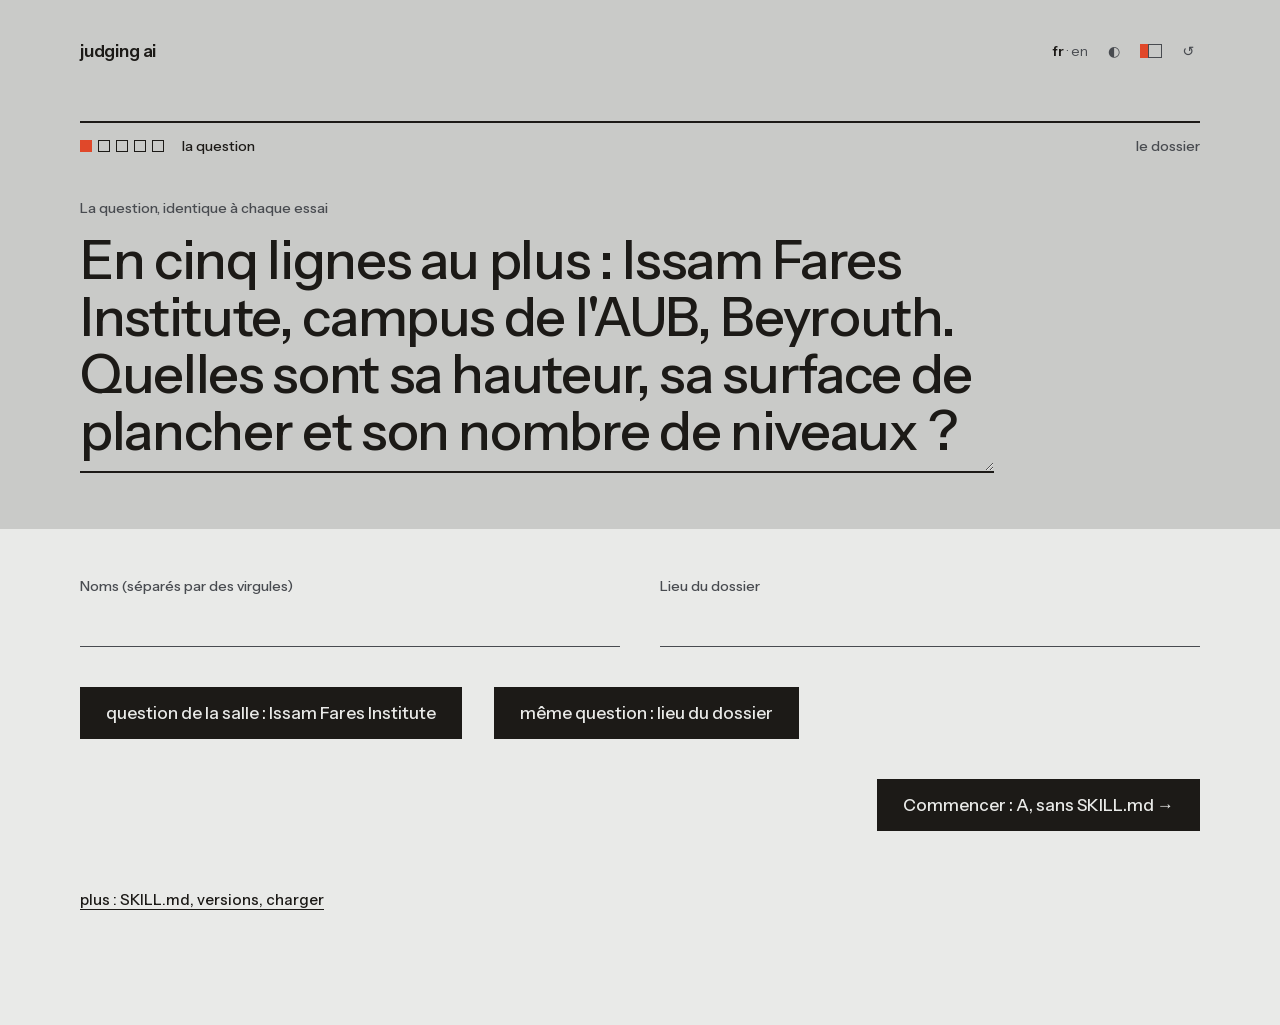
<file: simple/skill/index.html>
<!doctype html>
<html lang="fr">
<head>
<meta charset="utf-8">
<meta name="viewport" content="width=device-width,initial-scale=1,viewport-fit=cover">
<meta name="apple-mobile-web-app-capable" content="yes">
<meta name="mobile-web-app-capable" content="yes">
<meta name="apple-mobile-web-app-title" content="Judging AI">
<link rel="manifest" href="../../manifest.webmanifest">
<link rel="apple-touch-icon" href="../../icon-180.png">
<link rel="icon" href="../../icon-192.png">
<title>Judging AI · Atelier SKILL.md</title>
<link rel="stylesheet" href="../../ds.css">
</head>
<body class="ja">
<header class="ja-bande"><div class="ja-page">
<div class="ja-tete"><span class="ja-mot"><a href="../">judging ai</a><span id="qui" class="qui"></span></span><span class="outils"><span id="save" class="ja-etat"></span><button type="button" id="lang" class="ja-langue"><b>fr</b> · en</button><button type="button" id="theme">◐</button><button type="button" id="paire"></button></span></div>
<nav class="ja-pas" id="etapes"></nav>
<div id="tete"></div>
</div></header>
<main class="ja-page ja-ecran" id="app"></main>
<div id="toast" class="toast" role="status" aria-live="polite"></div>
<dialog id="dlg"><form method="dialog" id="dlgf"></form></dialog>
<script src="../../commun.js"></script>
<script>
/* S4 : l'éditeur part vide ; le binôme y colle le SKILL.md entier que le modèle lui a donné (le nom et la description se remplissent seuls). */
var MODELE={nom:"notre-batiment-v0",description:"",corps:""};
</script>
<script>
(function(){
"use strict";
/* Juger l'IA · skill/ sur le système V3 (_build/ds) · une chose par écran.
   Chaque écran s'ouvre sur la bande : l'en-tête, les étapes (cinq carrés : la question, A, C, D, les trois ; seul le nom de l'étape courante est écrit ;
   « SKILL.md · versions » à droite), puis le titre de l'écran. B (générique) n'est plus proposé : il ne s'ouvre, depuis « les trois »,
   que si le dossier contient déjà un essai B. SKILL.md : écrire et figer → les versions et la comparaison → charger → le dossier (export et import, là seulement).
   Les données ne changent pas : JA.charger / JA.enregistrer, format juger-ia-dossier/1 (commun.js). */
var h=JA.h, lang=JA.lang();
var T={
 fr:{titre:"L'atelier SKILL.md",
  eQuestion:"la question",eTrois:"les trois",eSkill:"SKILL.md",eVersions:"versions",eCharger:"charger",eDossier:"le dossier",eB:"générique",
  noms:"Noms (séparés par des virgules)",lieu:"Lieu du dossier",qSalle:"question de la salle : Issam Fares Institute",qLieu:"même question : lieu du dossier",lieuVide:"D'abord, le lieu du dossier.",question:"La question, identique à chaque essai",questionVide:"D'abord, la question.",qModele:"En cinq lignes au plus : Issam Fares Institute, campus de l'AUB, Beyrouth. Quelles sont sa hauteur, sa surface de plancher et son nombre de niveaux ?",modifier:"modifier la question",copierQ:"copier la question",copierV:"copier v{n}",
  qDiff:"Ce n'est pas la question de l'essai précédent. Sans la même question, les essais ne se comparent pas.",
  commencer:"Commencer : A, sans SKILL.md →",
  consigne:{A:"Nouvelle conversation, sans SKILL.md. La question telle quelle.",B:"SKILL.md générique chargé ou collé, puis la question.",C:"SKILL.md collé comme premier message, puis la question.",D:"Le SKILL.md du binôme, figé, chargé ou collé, puis la question."},
  version:"Version essayée",app:"App",modele:"Modèle affiché (et version)",date:"Date",web:"Accès web",oui:"oui",non:"non",mode:"SKILL.md",charg:"chargée",coll:"collée",
  source:"SKILL.md : nom ou source",reponse:"La réponse (entière)",
  enreg:"Enregistrer l'essai",manqueE:"Il manque : ",enregistre:"Essai {n} enregistré",
  pasDeV:"D'abord, une version figée : un essai D dit quelle version du SKILL.md du binôme a été chargée.",allerFiger:"figer v0 →",
  essai:"Essai",cases:"les six cases, cochées par un autre binôme",pasNote:"pas encore noté",
  bilan:"le bilan de cet essai",etayees:"étayées",contredites:"contredites",non_resolues:"non résolues",utilisables:"utilisables",
  gagne:"Ce qui a été gagné",perdu:"Ce qui a été perdu",decision:"La décision : garder, réviser ou abandonner quelle instruction, et pourquoi",
  refaire:"nouvel essai sous {c}",annuler:"annuler",suivant:{A:"C →",B:"les trois →",C:"D →",D:"les trois →"},
  qAucun:"pas encore d'essai",qDiff4:"Ces réponses ne viennent pas toutes de la même question : elles ne se comparent pas.",
  nom:"name : le nom",nomAide:"Minuscules, chiffres et tirets ; 64 caractères au plus. Le dossier du zip porte ce nom.",nomMal:"Minuscules, chiffres et tirets seulement ; sera exporté comme : ",nomReserve:"Claude refuse un nom qui contient « claude » ou « anthropic ».",
  desc:"description : quand l'utiliser",descAide:"200 caractères au plus : c'est la limite de Claude. Le modèle lit cette phrase pour décider de charger le SKILL.md.",trop:"trop long de {n}",
  corps:"Le corps de SKILL.md (Markdown)",corpsAide:"Des instructions testables : une phrase chacune, vérifiable.",collerIci:"Ici, le SKILL.md entier donné par le modèle (de --- à la fin) : le nom et la description se remplissent seuls.",fm:"frontmatter généré",
  nvIntro:"Fige le texte actuel de l'éditeur. Une version figée ne se modifie plus ; l'éditeur reste libre pour la suivante.",
  change:"Ce que nous avons changé",pourquoi:"Pourquoi (quel essai l'a montré)",figer:"Figer v{n}",signerAide:"Une touche sur la réponse à signer.",descLong:"La description de cette version fait {l} caractères ; Claude en accepte 200 au plus et refusera le zip. Issues : une description raccourcie dans « SKILL.md » et une nouvelle version figée, ou « copier le texte ».",manque:"Manque : ce qui a changé et pourquoi.",fige:"v{n} figée",
  aucune:"Aucune version figée. La première sera v0.",figeeLe:"figée le",brouillon:"brouillon (éditeur)",
  cmp:"comparer",cmpIntro:"Deux versions, ligne à ligne : à gauche ce qui a été retiré, à droite ce qui a été ajouté.",a:"de",b:"à",retire:"{n} retirées",ajoute:"{n} ajoutées",identiques:"Les deux textes sont identiques.",pareil:"… {n} lignes identiques",
  exIntro:"La version à charger, au choix. Le zip contient un dossier à son nom, avec SKILL.md dedans.",quoi:"Version à exporter",zip:"Télécharger {nom}.zip",md:"SKILL.md seul",copier:"copier le texte",copie:"Copié",
  invalide:"Pas d'export tant que le nom ou la description ne tiennent pas dans les limites.",
  aide:[["Claude","claude.ai, toutes les offres, y compris gratuite",["Réglages : exécution de code activée.","Customize > Skills : import du fichier .zip.","Nouvelle conversation, puis la question exacte. Au banc : « chargée »."]],
   ["ChatGPT","Plus ou Pro",["Onglet Skills (Plugins · Skills · GPTs) : import.","D'abord le .zip ; s'il est refusé, SKILL.md seul.","Nouvelle conversation, puis la question exacte. Au banc : « chargée »."]],
   ["Coller","toute app, Gemini compris",["Bouton « copier le texte ».","Nouvelle conversation : le texte comme premier message, puis la question exacte.","Au banc : « collée ». Ce n'est pas un chargement du SKILL.md."]]],
  tous:"tous les essais",aucunE:"Aucun essai.",sansAvec:"sans puis avec",sans:"Réponse sans SKILL.md",avec:"Réponse avec SKILL.md",suppr:"Supprimer",supprQ:"Supprimer cet essai ?",
  saved:"✓ enregistré",plus:"plus : SKILL.md, versions, charger",leDossier:"le dossier →",notsaved:"non enregistré",langL:"langue",themeL:"thème",etapes:"les étapes",skillV:"SKILL.md · versions",leBanc:"← le banc",ouvrirB:"B · SKILL.md générique : l'essai →"},
 en:{titre:"The SKILL.md workshop",
  eQuestion:"the question",eTrois:"the three",eSkill:"the SKILL.md",eVersions:"versions",eCharger:"load",eDossier:"the dossier",eB:"generic",
  noms:"Names (comma separated)",lieu:"The dossier's place",qSalle:"room question: Issam Fares Institute",qLieu:"same question: the dossier's place",lieuVide:"First, the dossier's place.",question:"The question, identical in every run",questionVide:"First, the question.",qModele:"En cinq lignes au plus : Issam Fares Institute, campus de l'AUB, Beyrouth. Quelles sont sa hauteur, sa surface de plancher et son nombre de niveaux ?",modifier:"edit the question",copierQ:"copy the question",copierV:"copy v{n}",
  qDiff:"This is not the previous run's question. Without the same question, the runs do not compare.",
  commencer:"Start: A, no SKILL.md →",
  consigne:{A:"New conversation, no SKILL.md. The question as it is.",B:"The generic SKILL.md loaded or pasted, then the question.",C:"SKILL.md pasted as the first message, then the question.",D:"The pair's frozen SKILL.md, loaded or pasted, then the question."},
  version:"Version tried",app:"App",modele:"Displayed model (and version)",date:"Date",web:"Web access",oui:"yes",non:"no",mode:"The SKILL.md was",charg:"loaded",coll:"pasted",
  source:"The SKILL.md's name or source",reponse:"The answer (whole)",
  enreg:"Record the run",manqueE:"Missing: ",enregistre:"Run {n} recorded",
  pasDeV:"First, a frozen version: a D run says which version of the pair's SKILL.md was loaded.",allerFiger:"freeze v0 →",
  essai:"Run",cases:"the six boxes, ticked by another pair",pasNote:"not scored yet",
  bilan:"this run's review",etayees:"supported",contredites:"contradicted",non_resolues:"unresolved",utilisables:"usable",
  gagne:"What was gained",perdu:"What was lost",decision:"The decision: keep, revise or drop which instruction, and why",
  refaire:"new run under {c}",annuler:"cancel",suivant:{A:"C →",B:"the three →",C:"D →",D:"the three →"},
  qAucun:"no run yet",qDiff4:"These answers do not all come from the same question: they do not compare.",
  nom:"name: the SKILL.md's name",nomAide:"Lowercase letters, digits and hyphens; 64 characters at most. The zip folder carries this name.",nomMal:"Lowercase letters, digits and hyphens only; will be exported as: ",nomReserve:"Claude refuses a name containing “claude” or “anthropic”.",
  desc:"description: when to use it",descAide:"200 characters at most: Claude's limit. The model reads this sentence to decide whether to load the SKILL.md.",trop:"{n} too long",
  corps:"The body of SKILL.md (Markdown)",corpsAide:"Testable instructions: one sentence each, checkable.",collerIci:"Here, the whole SKILL.md the model gave (from --- to the end): the name and description fill themselves in.",fm:"generated frontmatter",
  nvIntro:"Freezes the editor's current text. A frozen version no longer changes; the editor stays free for the next one.",
  change:"What we changed",pourquoi:"Why (which run showed it)",figer:"Freeze v{n}",signerAide:"One tap on the answer to sign.",descLong:"This version's description is {l} characters long; Claude accepts 200 at most and will refuse the zip. Ways out: a shorter description in “the SKILL.md” and a new frozen version, or “copy the text”.",manque:"Missing: what changed and why.",fige:"v{n} frozen",
  aucune:"No frozen version. The first will be v0.",figeeLe:"frozen on",brouillon:"draft (editor)",
  cmp:"compare",cmpIntro:"Two versions, line by line: on the left what was removed, on the right what was added.",a:"from",b:"to",retire:"{n} removed",ajoute:"{n} added",identiques:"The two texts are identical.",pareil:"… {n} identical lines",
  exIntro:"Which version to load. The zip holds a folder named after the SKILL.md, with SKILL.md inside.",quoi:"Version to export",zip:"Download {nom}.zip",md:"SKILL.md only",copier:"copy the text",copie:"Copied",
  invalide:"No export until the name and description fit the limits.",
  aide:[["Claude","claude.ai, every plan including Free",["Settings: code execution on.","Customize > Skills: upload of the .zip file.","New conversation, then the exact question. On the bench: “loaded”."]],
   ["ChatGPT","Plus or Pro",["Skills tab (Plugins · Skills · GPTs): upload.","First the .zip; if it is refused, SKILL.md alone.","New conversation, then the exact question. On the bench: “loaded”."]],
   ["Pasting","any app, Gemini included",["“copy the text” button.","New conversation: the text as the first message, then the exact question.","On the bench: “pasted”. This is not loading the SKILL.md."]]],
  tous:"all runs",aucunE:"No runs.",sansAvec:"without then with",sans:"Answer without the SKILL.md",avec:"Answer with the SKILL.md",suppr:"Delete",supprQ:"Deleting this run?",
  saved:"✓ saved",plus:"more: the SKILL.md, versions, load",leDossier:"the dossier →",notsaved:"not saved",langL:"language",themeL:"theme",etapes:"steps",skillV:"the SKILL.md · versions",leBanc:"← the bench",ouvrirB:"B · generic SKILL.md: the run →"}
};
function t(k){return T[lang][k];}
function r(s,o){return s.replace(/\{(\w+)\}/g,function(_,k){return o[k];});}
function cap(s){s=String(s||"");return s.charAt(0).toUpperCase()+s.slice(1);}

/* ---------- état ---------- */
var D=JA.charger();
var ed=D.skill.brouillon?JA.lireSkill(D.skill.brouillon):{nom:MODELE.nom,description:MODELE.description,corps:MODELE.corps};
var BKEY="judging-ai-skill-brouillons";
function nv(){return D.skill.versions.length;}
function nouvelEssai(c){var p=D.essais[D.essais.length-1]||{};return {version:nv()?nv()-1:0,app:p.app||"Claude",modele:p.modele||"",date:JA.jour(),web:p.web||false,mode:c==="A"?"":"collée",question:"",sans:"",avec:"",etayees:0,contredites:0,non_resolues:0,utilisables:0,gagne:"",perdu:"",decision:"",condition:c,skill_source:"",reponse:"",cases:[false,false,false,false,"",false],note_par:"",citer:"",citer_pourquoi:""};}
var B={change:"",pourquoi:"",cmpA:"",cmpB:"",exp:"",brouillons:{},refaire:{}};
try{var rb=JSON.parse(localStorage.getItem(BKEY)||"null");if(rb&&typeof rb==="object")Object.keys(B).forEach(function(k){if(rb[k]!=null)B[k]=rb[k];});
  if(rb&&rb.essai&&rb.essai.condition&&!B.brouillons[rb.essai.condition])B.brouillons[rb.essai.condition]=rb.essai;}catch(e){}
function brouillon(c){var e=B.brouillons[c];if(!e||typeof e!=="object"){e=nouvelEssai(c);B.brouillons[c]=e;}else{var n=nouvelEssai(c);Object.keys(n).forEach(function(k){if(e[k]==null)e[k]=n[k];});e.condition=c;if(!e.modele&&n.modele){e.modele=n.modele;e.app=n.app;}}return e;}
function save(){
  D.skill.brouillon=JA.skillMd(ed.nom,ed.description,ed.corps);
  var ok=JA.enregistrer(D);try{localStorage.setItem(BKEY,JSON.stringify(B));}catch(e){ok=false;}
  var el=document.getElementById("save");el.textContent=ok?t("saved"):t("notsaved");el.className=ok?"ja-etat":"ja-etat erreur";
}
function nomExport(n){return String(n||"").toLowerCase().normalize("NFD").replace(/[̀-ͯ]/g,"").replace(/[^a-z0-9-]+/g,"-").replace(/-+/g,"-").replace(/^-|-$/g,"").slice(0,64)||"skill";}
function problemes(v){var p=[];if(!v.nom||v.nom!==nomExport(v.nom)||v.nom.length>64)p.push("name");if(/claude|anthropic/.test(v.nom))p.push("name");if(!v.description.trim()||v.description.length>200)p.push("description");return p;}
function etat(c){var i=JA.quatre(D)[c];if(i<0)return "pas-vu";var e=D.essais[i];return (e.note_par.trim()||e.cases.some(Boolean))?"note":"vu";}

/* ---------- outils ---------- */
var fid=0;
/* un champ (Field) : le libellé, un trait dessous ; cls "machine" pour ce qui s'écrit dans la voix du cours ou de la machine (Archivo), sinon la voix du binôme */
function fld(lbl,type,val,set,ex,cls){ex=ex||{};var i=type==="textarea"?h("textarea",ex):h("input",Object.assign({type:type},ex));i.id=i.id||"f-"+(++fid);if(cls)i.classList.add(cls);i.value=val==null?"":val;i.addEventListener("input",function(){set(i.value,i);save();});if(type==="textarea"){var fit=function(){if(!i.isConnected)return;i.style.height="auto";i.style.height=i.scrollHeight+2+"px";};i.addEventListener("input",fit);requestAnimationFrame(fit);if(document.fonts)document.fonts.ready.then(fit);}return h("div",{class:"ja-champ"},[h("label",{text:lbl,for:i.id}),i]);}
/* SegmentedChoice */
function choix(val,opts,set,lab){return h("div",{class:"ja-choix",role:"group","aria-label":lab||null},opts.map(function(o){return h("button",{type:"button","data-v":o[0],"aria-pressed":String(val===o[0]),text:o[1],on:{click:function(e){set(o[0]);save();Array.prototype.forEach.call(e.currentTarget.parentNode.children,function(b){b.setAttribute("aria-pressed",String(b===e.currentTarget));});}}});}));}
function toast(s){var e=document.getElementById("toast");e.textContent=s;e.classList.add("on");clearTimeout(e._t);e._t=setTimeout(function(){e.classList.remove("on");},2400);}
function quand(iso){try{return new Date(iso).toLocaleString(lang==="fr"?"fr-FR":"en-GB",{timeZone:"Asia/Beirut",day:"numeric",month:"short",hour:"2-digit",minute:"2-digit"});}catch(e){return iso;}}
function confirmer(msg,ok,cb){var f=document.getElementById("dlgf");f.innerHTML="";f.appendChild(h("p",{text:msg}));f.appendChild(h("div",{class:"ja-suite"},[h("button",{class:"ja-lien",value:"n",text:T[lang].annuler}),h("button",{class:"ja-btn",value:"y",text:ok})]));var d=document.getElementById("dlg");d.returnValue="";d.onclose=function(){if(d.returnValue==="y")cb();};d.showModal();}
document.getElementById("dlg").addEventListener("click",function(e){var q=this.getBoundingClientRect();if(e.target===this&&(e.clientX<q.left||e.clientX>q.right||e.clientY<q.top||e.clientY>q.bottom))this.close("");});
function copier(s){function fb(){var x=h("textarea",{style:"position:fixed;top:0;opacity:0"});x.value=s;document.body.appendChild(x);x.select();try{document.execCommand("copy");toast(t("copie"));}catch(e){}x.remove();}if(navigator.clipboard&&window.isSecureContext)navigator.clipboard.writeText(s).then(function(){toast(t("copie"));},fb);else fb();}
function textes(){var o=[{v:"b",l:t("brouillon"),s:ed}];D.skill.versions.forEach(function(v,i){o.push({v:String(i),l:"v"+v.n+" · "+(v.nom||"…"),s:v});});return o;}
function texteDe(k){var s=k==="b"||!D.skill.versions[k]?ed:D.skill.versions[k];return {nom:s.nom,description:s.description,corps:s.corps,md:JA.skillMd(s.nom,s.description,s.corps)};}
function liste(id,val,set){var s=h("select",{id:id});textes().forEach(function(o){s.appendChild(h("option",{value:o.v,text:o.l}));});s.value=val;if(s.value!==val)s.value=s.options[s.options.length-1].value;s.addEventListener("change",function(){set(s.value);save();});return s;}
/* le texte collé tel quel ; les adresses deviennent des liens (nouvel onglet) */
function liens(el,s){s=String(s||"");var re=/https?:\/\/[^\s<>"'`\])]+/g,m,k=0;while((m=re.exec(s))){var u=m[0].replace(/[.,;:!?»]+$/,"");if(m.index>k)el.appendChild(document.createTextNode(s.slice(k,m.index)));el.appendChild(h("a",{href:u,target:"_blank",rel:"noopener noreferrer",text:u}));k=m.index+u.length;re.lastIndex=k;}if(k<s.length)el.appendChild(document.createTextNode(s.slice(k)));return el;}
function qui(){var e=document.getElementById("qui");if(e){e.textContent=D.binome.noms.join(" · ");e.title=e.textContent;}}
function sansL(c){return JA.condLabel(c).replace(/^[A-D] · /,"");}
/* the score, « 5/6 » : the figure in ink, « /6 » in encre-2 */
function chiffre(el,e){el.innerHTML="";el.appendChild(h("b",{text:String(JA.score(e))}));el.appendChild(h("span",{text:"/"+JA.sur(e)}));return el;}

/* ---------- comparaison ligne à ligne ---------- */
function lignes(a,b){
  var A=a.split("\n"),Bb=b.split("\n"),n=A.length,m=Bb.length,L=[],i,j;
  for(i=0;i<=n;i++){L.push(new Uint16Array(m+1));}
  for(i=n-1;i>=0;i--)for(j=m-1;j>=0;j--)L[i][j]=A[i]===Bb[j]?L[i+1][j+1]+1:Math.max(L[i+1][j],L[i][j+1]);
  var ops=[];i=0;j=0;
  while(i<n&&j<m){if(A[i]===Bb[j]){ops.push(["=",A[i],Bb[j]]);i++;j++;}else if(L[i+1][j]>=L[i][j+1]){ops.push(["-",A[i]]);i++;}else{ops.push(["+",Bb[j]]);j++;}}
  while(i<n)ops.push(["-",A[i++]]);while(j<m)ops.push(["+",Bb[j++]]);
  var rows=[],k=0;
  while(k<ops.length){
    if(ops[k][0]==="="){rows.push([ops[k][1],"eq",ops[k][2],"eq"]);k++;continue;}
    var del=[],add=[];while(k<ops.length&&ops[k][0]!=="="){(ops[k][0]==="-"?del:add).push(ops[k][1]);k++;}
    for(var x=0;x<Math.max(del.length,add.length);x++)rows.push([x<del.length?del[x]:"",x<del.length?"moins":"vide",x<add.length?add[x]:"",x<add.length?"plus":"vide"]);
  }
  return {rows:rows,moins:ops.filter(function(o){return o[0]==="-";}).length,plus:ops.filter(function(o){return o[0]==="+";}).length};
}
function vueDiff(box){
  box.innerHTML="";var ta=textes();
  var a=B.cmpA,b=B.cmpB;
  if(!ta.some(function(o){return o.v===a;}))a=ta.length>2?ta[ta.length-2].v:ta[ta.length-1].v;
  if(!ta.some(function(o){return o.v===b;}))b=ta.length>1?"b":ta[0].v;
  var la=ta.filter(function(o){return o.v===a;})[0].l,lb=ta.filter(function(o){return o.v===b;})[0].l;
  var d=lignes(texteDe(a).md,texteDe(b).md);
  box.appendChild(h("p",{class:"ja-etat",style:"margin-top:24px",text:d.moins||d.plus?r(t("retire"),{n:d.moins})+" · "+r(t("ajoute"),{n:d.plus}):t("identiques")}));
  var g=h("div",{class:"ja-diff",id:"diff"},[h("div",{class:"en",text:la}),h("div",{class:"en",text:lb})]);
  var rows=d.rows,i=0;
  while(i<rows.length){
    var j=i;while(j<rows.length&&rows[j][1]==="eq")j++;
    var run=j-i,keepA=i===0?0:3,keepB=j===rows.length?0:3;
    if(run>keepA+keepB+1){
      rows.slice(i,i+keepA).concat([["…",""]]).concat(rows.slice(j-keepB,j)).forEach(function(x){
        if(x[0]==="…"&&x.length===2){g.appendChild(h("div",{class:"c saut",text:r(t("pareil"),{n:run-keepA-keepB})}));g.appendChild(h("div",{class:"c saut",text:""}));}
        else{g.appendChild(h("div",{class:"c eq",text:x[0]}));g.appendChild(h("div",{class:"c eq",text:x[2]}));}});
      i=j;continue;
    }
    var x=rows[i];g.appendChild(h("div",{class:"c "+x[1],text:x[0]}));g.appendChild(h("div",{class:"c "+x[3],text:x[2]}));i++;
  }
  box.appendChild(g);
}

/* ---------- les écrans, les étapes (StepSquares) ---------- */
var VUES=["question","a","c","d","trois","b","ecrire","versions","charger","dossier"],BANC=["question","a","c","d","trois"],SKILL=["ecrire","versions","charger"];
var dernier="question";
function route(){var v=(location.hash||"").replace(/^#/,"");if(v==="b"&&JA.quatre(D).B<0)v="";return VUES.indexOf(v)>=0?v:"question";}
function pas(){
  var nav=document.getElementById("etapes");nav.innerHTML="";var cur=route();
  if(SKILL.indexOf(cur)>=0){
    nav.appendChild(h("span",{class:"mots"},[["ecrire",t("eSkill")],["versions",t("eVersions")],["charger",t("eCharger")]].map(function(x){
      return h("a",{href:"#"+x[0],"data-v":x[0],class:x[0]==="ecrire"&&!nv()?"pas-vu":null,"aria-current":cur===x[0]?"true":null,text:x[1]});})));
    nav.appendChild(h("a",{class:"ailleurs",href:"#"+dernier,"data-v":"banc",text:t("leBanc")}));
    return;
  }
  var e={question:D.binome.question.trim()?"vu":"pas-vu",a:etat("A"),c:etat("C"),d:etat("D"),trois:D.signer.condition?"note":"pas-vu"};
  var noms={question:t("eQuestion"),a:JA.condLabel("A"),c:JA.condLabel("C"),d:JA.condLabel("D"),trois:t("eTrois"),b:JA.condLabel("B")};
  nav.appendChild(h("span",{class:"q"},BANC.map(function(v){var ici=cur===v;
    return h("a",{href:"#"+v,"data-v":v,class:e[v],"aria-current":ici?"true":null,"aria-label":noms[v],title:noms[v]},[h("i",{class:ici?"ici":e[v]!=="pas-vu"?"fait":null})]);})));
  /* le chemin du jour : la question, A, C, D, les trois, puis le dossier (à droite) ; SKILL.md, versions et charger passent par « plus », en bas de l'écran */
  nav.appendChild(h("span",{class:"nom",text:cur==="dossier"?"":noms[cur]}));
  nav.appendChild(h("a",{class:"ailleurs",href:"#dossier","data-v":"dossier","aria-current":cur==="dossier"?"true":null,text:t("eDossier")}));
}
/* le titre de l'écran, dans la bande */
function titre(tete,txt,cls){var e=h("h1",{class:"ja-question"+(cls?" "+cls:""),text:String(txt).replace(/ ([?!:;»])/g,"\u00a0$1")});tete.appendChild(e);return e;}

/* ---------- écran : la question ---------- */
function vueQuestion(tete,box){
  if(!D.binome.question){D.binome.question=t("qModele");}
  var q=fld(t("question"),"textarea",D.binome.question,function(v){D.binome.question=v;majQ();ajuster();pas();},{id:"b-question",class:"question",rows:"2",placeholder:t("qModele")});
  q.classList.add("question");tete.appendChild(h("h1",{class:"vis-cache",text:cap(t("eQuestion"))}));tete.appendChild(q);
  var ta=q.querySelector("textarea");function ajuster(){ta.style.height="auto";ta.style.height=ta.scrollHeight+"px";}
  var prev=D.essais.length?D.essais[D.essais.length-1].question:"",warn=h("p",{class:"ja-etat erreur alerte",id:"q-diff",text:t("qDiff")});
  function majQ(){var cur=D.binome.question.trim(),RX=/^En cinq lignes au plus : .+\. Quelles sont sa hauteur, sa surface de plancher et son nombre de niveaux \?$/;warn.hidden=!prev||cur===prev.trim()||(RX.test(cur)&&RX.test(prev.trim()));}
  tete.appendChild(warn);majQ();
  requestAnimationFrame(ajuster);if(document.fonts)document.fonts.ready.then(ajuster);
  var s=h("section",{id:"ecran-question"});
  s.appendChild(h("div",{class:"ja-deux"},[fld(t("noms"),"text",D.binome.noms.join(", "),function(v){D.binome.noms=v.split(",").map(function(x){return x.trim();}).filter(Boolean);qui();},{id:"b-noms"}),fld(t("lieu"),"text",D.binome.lieu,function(v){D.binome.lieu=v;},{id:"b-lieu"})]));
  (function(){var QI=t("qModele"),QL=function(v){return "En cinq lignes au plus : "+v+". Quelles sont sa hauteur, sa surface de plancher et son nombre de niveaux ?";};
    function poser(x){D.binome.question=x;ta.value=x;majQ();ajuster();save();}
    s.appendChild(h("div",{class:"ja-suite",id:"q-choix"},[
      h("button",{type:"button",class:"ja-btn",id:"q-salle",text:t("qSalle"),on:{click:function(){poser(QI);}}}),
      h("button",{type:"button",class:"ja-btn",id:"q-lieu",text:t("qLieu"),on:{click:function(){var v=(D.binome.lieu||"").trim();if(!v){toast(t("lieuVide"));return;}poser(QL(v));}}})]));})();
  s.appendChild(h("div",{class:"ja-suite droite"},[h("a",{class:"ja-btn",href:"#a",text:t("commencer")})]));
  box.appendChild(s);
}

/* ---------- écran : une condition (Condition) ---------- */
function vueCond(tete,box,c){
  var qv=D.binome.question.trim();
  titre(tete,qv||t("questionVide"),"question-lue");
  tete.appendChild(h("div",{class:"actions"},[qv?h("button",{type:"button",class:"ja-lien petit",id:"copier-q",text:t("copierQ"),on:{click:function(){copier(qv);}}}):null,h("a",{class:"ja-lien petit",href:"#question",text:t("modifier")})]));
  var s=h("section",{class:"ja-cond",id:"banc","data-c":c});
  s.appendChild(h("div",{class:"tete"},[h("span",{class:"ja-l",text:c,"aria-hidden":"true"}),h("h2",{class:"nom"},[h("span",{class:"vis-cache",text:c+" · "}),document.createTextNode(sansL(c))])]));
  s.appendChild(h("p",{class:"ja-consigne",text:t("consigne")[c]}));
  var i=JA.quatre(D)[c];
  if(i>=0&&(c==="B"||!B.refaire[c]))s.appendChild(blocEssai(i,c));
  else s.appendChild(formulaire(c,i));
  box.appendChild(s);
}
function formulaire(c,avant){
  var E=brouillon(c),n=nv(),f=h("div",{class:"ja-champs",style:"margin-top:36px"});
  function sansV(){return c==="D"&&!nv();}
  var pdv=h("p",{class:"ja-etat erreur",id:"pas-de-v"},[document.createTextNode(t("pasDeV")+" "),h("a",{href:"#ecrire",text:t("allerFiger")})]);pdv.hidden=!sansV();f.appendChild(pdv);
  if(c==="B"||c==="C")f.appendChild(fld(t("source"),"text",E.skill_source,function(v){E.skill_source=v;},{id:"e-source"},"machine"));
  if(c==="D"&&n){var vs=h("select",{id:"e-version"});D.skill.versions.forEach(function(v,k){vs.appendChild(h("option",{value:String(k),text:"v"+v.n+" · "+(v.nom||"…")}));});
    var cv=h("button",{type:"button",class:"ja-lien petit",id:"copier-v",on:{click:function(){var v=D.skill.versions[E.version];copier(JA.skillMd(v.nom,v.description,v.corps));}}});
    function majCv(){cv.textContent=r(t("copierV"),{n:D.skill.versions[E.version].n});}
    vs.value=String(Math.min(E.version,n-1));E.version=Number(vs.value);majCv();vs.addEventListener("change",function(){E.version=Number(vs.value);majCv();save();});
    f.appendChild(h("div",{class:"ja-rangee"},[h("div",{class:"ja-champ"},[h("label",{text:t("version"),for:"e-version"}),vs]),h("div",null,[cv])]));}
  var ap=h("select",{id:"e-app"});JA.APPS.forEach(function(a){ap.appendChild(h("option",{value:a,text:a}));});ap.value=E.app;ap.addEventListener("change",function(){E.app=ap.value;save();});
  var fiche=h("div",{class:"ja-rangee",role:"group","aria-label":t("app")+" · "+t("modele")},[
    h("div",{class:"ja-champ"},[h("label",{text:t("app"),for:"e-app"}),ap]),
    fld(t("modele"),"text",E.modele,function(v){E.modele=v;},{id:"e-modele"},"machine"),
    fld(t("date"),"date",E.date,function(v){E.date=v;},{id:"e-date"},"machine"),
    h("div",{class:"ja-champ"},[h("label",{text:t("web")}),(function(){var g=choix(E.web?"o":"n",[["o",t("oui")],["n",t("non")]],function(v){E.web=v==="o";},t("web"));g.id="e-web";return g;})()])]);
  if(c!=="A")fiche.appendChild(h("div",{class:"ja-champ"},[h("label",{text:t("mode")}),(function(){var g=choix(E.mode,[["chargée",t("charg")],["collée",t("coll")]],function(v){E.mode=v;},t("mode"));g.id="e-mode";return g;})()]));
  f.appendChild(fiche);
  f.appendChild(fld(t("reponse"),"textarea",E.reponse,function(v){E.reponse=v;},{id:"e-reponse",rows:"8"},"machine"));
  var suite=h("div",{class:"ja-suite"},[h("button",{type:"button",class:"ja-btn",id:"enreg",text:t("enreg"),on:{click:function(){
    if(sansV()){toast(t("pasDeV"));return;}
    var m=[];if(!E.modele.trim())m.push(t("modele"));if(!E.date)m.push(t("date"));if(!D.binome.question.trim())m.push(t("question"));
    if((c==="B"||c==="C")&&!E.skill_source.trim())m.push(t("source"));if(!E.reponse.trim())m.push(t("reponse"));
    if(m.length){toast(t("manqueE")+m.join(" · "));return;}
    var x=JSON.parse(JSON.stringify(E));x.condition=c;if(c==="A")x.mode="";x.cases=nouvelEssai(c).cases;x.question=D.binome.question;var k=Math.min(E.version,nv()-1);x.version=nv()?D.skill.versions[Math.max(0,k)].n:0;
    D.essais.push(x);var nx=nouvelEssai(c);nx.version=E.version;B.brouillons[c]=nx;B.refaire[c]=false;save();render();toast(r(t("enregistre"),{n:D.essais.length}));}}})]);
  if(avant>=0)suite.appendChild(h("button",{type:"button",class:"ja-lien",text:t("annuler"),on:{click:function(){B.refaire[c]=false;save();render();}}}));
  f.appendChild(suite);
  return f;
}
function blocEssai(i,c){
  var e=D.essais[i],bc=JA.banc(),w=h("div",{id:"essai-"+i,style:"margin-top:36px"});
  w.appendChild(h("p",{class:"ja-lab",text:t("essai")+" "+(i+1)+" · "+[e.app,e.modele,e.date,t("web")+" "+(e.web?t("oui"):t("non"))].concat(c==="A"?[]:[e.mode==="chargée"?t("charg"):t("coll")]).concat(c==="D"?["v"+e.version]:[]).concat(e.skill_source?[e.skill_source]:[]).join(" · ")}));
  w.appendChild(liens(h("p",{class:"ja-rep reponse-bloc"}),e.reponse));
  var sc=h("p",{class:"ja-score"}),sub=h("p",{class:"ja-etat"});
  function majS(){chiffre(sc,e);sub.textContent=e.note_par?bc.notePar+" : "+e.note_par:t("pasNote");}
  w.appendChild(h("p",{class:"ja-lab",text:t("cases")}));
  w.appendChild(h("div",{class:"ja-cases"},bc.cases.map(function(txt,k){
    if(k===4){var g=choix(e.cases[4]===null?"n":e.cases[4]===true?"1":e.cases[4]===false?"0":"",bc.c5,function(v){e.cases[4]=v==="n"?null:v==="1";majS();pas();},(k+1)+" · "+txt);g.id="c-"+i+"-4";
      return h("div",{class:"ja-case c5"},[h("span",{text:(k+1)+" · "+txt}),g]);}
    var cb=h("input",{type:"checkbox",id:"c-"+i+"-"+k});cb.checked=e.cases[k];cb.addEventListener("change",function(){e.cases[k]=cb.checked;save();majS();pas();});
    return h("label",{class:"ja-case",for:cb.id},[cb,h("span",{text:(k+1)+" · "+txt})]);})));
  w.appendChild(h("div",{class:"ja-note"},[fld(bc.notePar,"text",e.note_par,function(v){e.note_par=v;majS();pas();},{id:"n-"+i}),h("div",{class:"score-ligne"},[sc,sub])]));
  majS();
  w.appendChild(h("div",{class:"ja-citer",id:"cite-"+i},[h("p",{class:"ja-lab",text:bc.citer}),
    (function(){var g=choix(e.citer,[["oui",t("oui")],["non",t("non")]],function(v){e.citer=v;},bc.citer);g.id="cit-"+i;return g;})(),
    fld(bc.citerPq,"textarea",e.citer_pourquoi,function(v){e.citer_pourquoi=v;},{id:"cp-"+i,rows:"2"})]));
  w.appendChild(h("details",{class:"repli"},[h("summary",{text:t("bilan")}),h("div",{class:"ja-champs"},[
    h("div",{class:"ja-nombres"},["etayees","contredites","non_resolues","utilisables"].map(function(k){return fld(t(k),"number",String(e[k]),function(v){e[k]=Math.max(0,Math.floor(Number(v))||0);},{id:k+"-"+i,min:"0",step:"1",inputmode:"numeric"});})),
    h("div",{class:"ja-deux"},[fld(t("gagne"),"textarea",e.gagne,function(v){e.gagne=v;},{id:"g-"+i,rows:"2"}),fld(t("perdu"),"textarea",e.perdu,function(v){e.perdu=v;},{id:"p-"+i,rows:"2"})]),
    fld(t("decision"),"textarea",e.decision,function(v){e.decision=v;},{id:"d-"+i,rows:"2"})])]));
  var suivant=({A:"c",B:"trois",C:"d",D:"trois"})[c];
  w.appendChild(h("div",{class:"ja-suite"},[h("a",{class:"ja-btn",href:"#"+suivant,text:(c==="A"?JA.condLabel("C"):c==="C"?JA.condLabel("D"):t("eTrois"))+" →"}),
    c==="B"?null:h("button",{type:"button",class:"ja-lien",id:"refaire",text:r(t("refaire"),{c:c}),on:{click:function(){B.refaire[c]=true;save();render();}}})]));
  return w;
}

/* ---------- écran : les trois côte à côte, celle à signer (LesTrois) ---------- */
function vueTrois(tete,box){
  titre(tete,D.binome.question||cap(t("eTrois")),"question-lue");
  var s=h("section",{id:"quatre"}),q=(function(){var r=JA.quatre(D),o=Object.assign({},r),cur=(D.binome.question||"").trim();if(!cur)return r;["A","B","C","D"].forEach(function(c){for(var i=D.essais.length-1;i>=0;i--){var x=D.essais[i];if(x.condition===c&&(x.question||"").trim()===cur){o[c]=i;return;}}});return o;})(),bc=JA.banc(),qs={};
  s.appendChild(h("h2",{class:"ja-lab",id:"signer-titre",text:bc.signer}));
  s.appendChild(h("p",{class:"ja-etat",id:"signer-aide",style:"margin:4px 0 16px",text:t("signerAide")}));
  var conds=["A","C","D"].concat(q.B>=0?["B"]:[]);
  /* the best score: the highest share of the boxes set, then the most boxes ticked (5/5 and 6/6: 6/6) */
  var ratio=function(e){return JA.sur(e)?JA.score(e)/JA.sur(e)+JA.score(e)/1000:0;},best=0;
  conds.forEach(function(c){var e=D.essais[q[c]];if(e&&JA.score(e))best=Math.max(best,ratio(e));});
  var g=h("div",{class:"ja-trois"+(q.B>=0?" avec-b":""),id:"quatre-grille",role:"group","aria-labelledby":"signer-titre"},conds.map(function(c){
    var i=q[c],e=D.essais[i],col=h("div",{"data-c":c,"data-v":c,role:"button",tabindex:"0","aria-pressed":String(D.signer.condition===c),class:i<0?"pas-vu":null,
      on:{click:function(){choisir(c);},keydown:function(ev){if(ev.key==="Enter"||ev.key===" "){ev.preventDefault();choisir(c);}}}},
      [h("div",{class:"ja-cond"},[h("div",{class:"tete"},[h("span",{class:"ja-l",text:c,"aria-hidden":"true"}),h("h3",{class:"nom"},[h("span",{class:"vis-cache",text:c+" · "}),document.createTextNode(sansL(c))])])])]);
    if(!e){col.appendChild(h("p",{class:"vide",text:t("qAucun")}));return col;}
    qs[e.question.trim()]=1;
    col.appendChild(chiffre(h("p",{class:"ja-score"+(best&&ratio(e)===best?" meilleur":"")}),e));
    col.appendChild(h("p",{class:"m",text:e.reponse}));
    return col;}));
  s.appendChild(g);
  if(Object.keys(qs).length>1)s.appendChild(h("p",{class:"ja-etat erreur alerte",style:"margin-top:16px",text:t("qDiff4")}));
  if(q.B>=0)s.appendChild(h("p",{style:"margin:18px 0 0"},[h("a",{class:"ja-lien petit",href:"#b",id:"ouvrir-b",text:t("ouvrirB")})]));
  function majSigne(){Array.prototype.forEach.call(g.children,function(d){var on=d.dataset.c===D.signer.condition,tag=d.querySelector(".ja-signee");d.classList.toggle("signe",on);d.setAttribute("aria-pressed",String(on));
    if(on&&!tag)d.insertBefore(h("span",{class:"ja-signee",text:lang==="fr"?"signée":"signed"}),d.firstChild);if(!on&&tag)tag.remove();});}
  function choisir(c){D.signer.condition=c;save();majSigne();pas();}
  majSigne();
  var pq=fld(bc.pourquoi,"textarea",D.signer.pourquoi,function(v){D.signer.pourquoi=v;},{id:"signer-pourquoi",rows:"3",class:"long"});
  var lab=pq.querySelector("label");lab.className="ja-lab";
  s.appendChild(h("div",{class:"ja-pourquoi"},[lab,pq]));
  s.appendChild(h("div",{class:"ja-suite droite"},[h("a",{class:"ja-btn",href:"#dossier",id:"vers-dossier",text:t("leDossier")})]));
  box.appendChild(s);
}

/* ---------- écran : écrire et figer ---------- */
function vueEcrire(tete,box){
  var n=nv();titre(tete,cap(t("eSkill")));
  var s=h("section",{class:"ja-champs",id:"editeur"});
  var cn=h("p",{class:"ja-compteur",id:"c-nom",style:"margin:8px 0 0"}),cd=h("p",{class:"ja-compteur",id:"c-desc",style:"margin:8px 0 0"}),fm=h("pre",{class:"m",id:"fm"});
  function compte(){
    var nm=ed.nom,ok=nm===nomExport(nm)&&nm.length<=64;
    cn.textContent=nm.length+" / 64"+(ok?"":" · "+t("nomMal")+nomExport(nm))+(/claude|anthropic/.test(nm)?" · "+t("nomReserve"):"");cn.className="ja-compteur"+(ok&&!/claude|anthropic/.test(nm)?"":" trop");
    var l=ed.description.length;cd.textContent=l+" / 200"+(l>200?" · "+r(t("trop"),{n:l-200}):"");cd.className="ja-compteur"+(l>200?" trop":"");
    fm.textContent=JA.skillMd(ed.nom,ed.description,"").trim();
  }
  var fn=fld(t("nom"),"text",ed.nom,function(v){ed.nom=v;compte();},{id:"s-nom",class:"machine grand",maxlength:"80",autocapitalize:"off",spellcheck:"false"},"machine");
  fn.appendChild(cn);fn.appendChild(h("p",{class:"ja-aide",text:t("nomAide")}));s.appendChild(fn);
  var fdsc=fld(t("desc"),"textarea",ed.description,function(v){ed.description=v;compte();},{id:"s-desc",rows:"3",class:"machine"},"machine");
  fdsc.appendChild(cd);fdsc.appendChild(h("p",{class:"ja-aide",text:t("descAide")}));s.appendChild(fdsc);
  s.appendChild(h("details",{class:"repli",style:"margin:0"},[h("summary",{text:t("fm")}),fm]));
  var fc=fld(t("corps"),"textarea",ed.corps,function(v,el){if(/^\s*---\r?\n[\s\S]*?\r?\n---/.test(v)){var p=JA.lireSkill(v.replace(/^\s+/,""));ed.nom=p.nom||ed.nom;ed.description=p.description||ed.description;ed.corps=p.corps;el.value=p.corps;document.getElementById("s-nom").value=ed.nom;document.getElementById("s-desc").value=ed.description;compte();}else ed.corps=v;},{id:"s-corps",class:"machine",rows:"18",spellcheck:"false",placeholder:t("collerIci")},"machine");
  fc.appendChild(h("p",{class:"ja-aide",text:t("corpsAide")}));s.appendChild(fc);
  compte();
  box.appendChild(s);
  box.appendChild(h("section",{class:"ja-section",id:"versions-figer"},[h("h2",{class:"ja-sous",text:r(t("figer"),{n:n})}),h("p",{class:"ja-consigne",style:"margin:0 0 24px",text:t("nvIntro")}),
    n?h("div",{class:"ja-deux"},[fld(t("change"),"textarea",B.change,function(v){B.change=v;},{id:"v-change",rows:"2"}),fld(t("pourquoi"),"textarea",B.pourquoi,function(v){B.pourquoi=v;},{id:"v-pourquoi",rows:"2"})]):null,
    h("div",{class:"ja-suite"},[h("button",{type:"button",class:"ja-btn",id:"figer",text:r(t("figer"),{n:n}),on:{click:function(){
      if(n&&(!B.change.trim()||!B.pourquoi.trim())){toast(t("manque"));return;}
      D.skill.versions.push({n:n,nom:ed.nom,description:ed.description,corps:ed.corps,change:n?B.change.trim():"",pourquoi:n?B.pourquoi.trim():"",figee_le:JA.beyrouth()});
      B.change="";B.pourquoi="";B.cmpA="";B.cmpB="";Object.keys(B.brouillons).forEach(function(k){B.brouillons[k].version=n;});save();render();toast(r(t("fige"),{n:n}));}}}),
      h("a",{class:"ja-lien",href:"#versions",text:t("eVersions")+" →"})])]));
}

/* ---------- écran : les versions (VersionCard), la comparaison ---------- */
function vueVersions(tete,box){
  var n=nv();titre(tete,cap(t("eVersions")));
  var s=h("section",{id:"ecran-versions"});
  if(!n)s.appendChild(h("p",null,[document.createTextNode(t("aucune")+" "),h("a",{class:"ja-lien",href:"#ecrire",text:t("allerFiger")})]));
  var qd=JA.quatre(D).D,courante=qd>=0?D.essais[qd].version:n?D.skill.versions[n-1].n:-1;
  var l=h("div",{class:"ja-versions versions"});
  D.skill.versions.slice().reverse().forEach(function(v){
    l.appendChild(h("div",{class:"ja-version"+(v.n===courante?" courante":"")},[h("span",{class:"n",text:"v"+v.n}),h("div",{class:"corps"},[
      h("span",{class:"machine",text:v.nom||"…"}),
      v.change?h("span",{class:"quoi",text:v.change}):null,
      v.pourquoi?h("p",{class:"pq",text:v.pourquoi}):null,
      h("details",null,[h("summary",{text:"SKILL.md"}),h("pre",{class:"m",text:JA.skillMd(v.nom,v.description,v.corps)})])]),
      h("span",{class:"quand",text:t("figeeLe")+" "+quand(v.figee_le)})]));
  });
  if(n)s.appendChild(l);
  var sc=h("section",{class:"ja-section",id:"comparer"},[h("h2",{class:"ja-sous",text:cap(t("cmp"))}),h("p",{class:"ja-consigne",style:"margin:0 0 24px",text:t("cmpIntro")})]),bx=h("div");
  sc.appendChild(h("div",{class:"ja-deux"},[h("div",{class:"ja-champ"},[h("label",{text:t("a"),for:"cmp-a"}),liste("cmp-a",B.cmpA||(n>1?String(n-2):"b"),function(v){B.cmpA=v;vueDiff(bx);})]),h("div",{class:"ja-champ"},[h("label",{text:t("b"),for:"cmp-b"}),liste("cmp-b",B.cmpB||(n?String(n-1):"b"),function(v){B.cmpB=v;vueDiff(bx);})])]));
  if(!B.cmpA)B.cmpA=sc.querySelector("#cmp-a").value;if(!B.cmpB)B.cmpB=sc.querySelector("#cmp-b").value;
  sc.appendChild(bx);vueDiff(bx);
  s.appendChild(sc);box.appendChild(s);
}

/* ---------- écran : charger ---------- */
function vueCharger(tete,box){
  var n=nv();titre(tete,cap(t("eCharger")));
  var s=h("section",{id:"exporter"});
  s.appendChild(h("p",{class:"ja-consigne",style:"margin:0 0 28px",text:t("exIntro")}));
  var zipB=h("button",{type:"button",class:"ja-btn",id:"ex-zip"});
  var dl=h("p",{class:"ja-etat erreur",id:"desc-long",style:"margin:16px 0 0"});
  function majZip(){var x=texteDe(B.exp);zipB.textContent=r(t("zip"),{nom:nomExport(x.nom)});dl.textContent=r(t("descLong"),{l:x.description.length});dl.hidden=x.description.length<=200;}
  s.appendChild(h("div",{class:"ja-champ",style:"max-width:560px"},[h("label",{text:t("quoi"),for:"ex-quoi"}),liste("ex-quoi",B.exp||(n?String(n-1):"b"),function(v){B.exp=v;majZip();})]));
  s.appendChild(dl);
  if(!B.exp)B.exp=s.querySelector("#ex-quoi").value;
  function pret(){var x=texteDe(B.exp);if(problemes(x).length){toast(t("invalide"));return null;}return x;}
  zipB.addEventListener("click",function(){var x=pret();if(!x)return;var nm=nomExport(x.nom);JA.telecharger(JA.zip([{nom:nm+"/"},{nom:nm+"/SKILL.md",texte:x.md}]),nm+".zip","application/zip");});
  majZip();
  s.appendChild(h("div",{class:"ja-suite"},[zipB,
    h("button",{type:"button",class:"ja-lien",id:"ex-md",text:t("md"),on:{click:function(){var x=pret();if(x)JA.telecharger(x.md,"SKILL.md","text/markdown");}}}),
    h("button",{type:"button",class:"ja-lien",id:"ex-copier",text:t("copier"),on:{click:function(){copier(texteDe(B.exp).md);}}})]));
  s.appendChild(h("div",{class:"ja-colonnes"},t("aide").map(function(a){return h("div",null,[h("h2",{text:a[0]}),h("p",{class:"ja-lab",text:a[1]}),h("ol",null,a[2].map(function(x){return h("li",{text:x});}))]);})));
  box.appendChild(s);
}

/* ---------- écran : le dossier (les critères, l'export et l'import, tous les essais) ---------- */
function vueDossier(tete,box){
  titre(tete,cap(lang==="fr"?"le dossier · 40 %":"the dossier · 40 %"));
  var s=h("section");
  s.appendChild(h("div",{id:"dossier"},[JA.criteres(D)]));
  s.appendChild(JA.outils());
  var hs=h("div",{class:"ja-section",id:"essais"},[h("h2",{class:"ja-sous",text:cap(t("tous"))})]);
  if(!D.essais.length)hs.appendChild(h("p",{class:"ja-etat",text:t("aucunE")}));
  var li=h("div",{class:"ja-essais"});
  D.essais.map(function(e,i){return [e,i];}).reverse().forEach(function(p){
    var e=p[0],i=p[1];
    var titreE=t("essai")+" "+(i+1)+(e.condition?" · "+JA.condLabel(e.condition):" · "+t("sansAvec"))+(!e.condition||e.condition==="D"?" · v"+e.version:"")+" · "+e.app+(e.modele?" · "+e.modele:"");
    var corps=e.condition?[h("div",{class:"champ"},[h("b",{text:t("reponse")}),liens(h("pre",{class:"m"}),e.reponse)]),h("p",{class:"ja-etat",text:JA.score(e)+"/"+JA.sur(e)+(e.note_par?" · "+JA.banc().notePar+" : "+e.note_par:"")})]
      :[h("div",{class:"champ"},[h("b",{text:t("sans")}),h("pre",{class:"m",text:e.sans})]),h("div",{class:"champ"},[h("b",{text:t("avec")}),h("pre",{class:"m",text:e.avec})])];
    li.appendChild(h("details",{class:"essai"},[h("summary",{text:titreE}),h("p",{class:"sub",text:[e.date,e.question].join(" · ")})].concat(corps).concat([
      h("div",{class:"champ"},[h("b",{text:t("gagne")}),h("span",{class:"voix",text:e.gagne||"—"})]),h("div",{class:"champ"},[h("b",{text:t("perdu")}),h("span",{class:"voix",text:e.perdu||"—"})]),h("div",{class:"champ"},[h("b",{text:t("decision")}),h("span",{class:"voix",text:e.decision||"—"})]),
      h("div",{class:"ja-suite droite",style:"margin-top:16px"},[h("button",{type:"button",class:"ja-lien",text:t("suppr"),on:{click:function(){confirmer(t("supprQ"),t("suppr"),function(){D.essais.splice(i,1);save();render();});}}})])])));
  });
  if(D.essais.length)hs.appendChild(li);
  s.appendChild(hs);box.appendChild(s);
}

/* ---------- rendu ---------- */
function render(){
  document.documentElement.lang=lang;var lb=document.getElementById("lang");lb.innerHTML=lang==="fr"?"<b>fr</b> · en":"fr · <b>en</b>";lb.setAttribute("aria-label",t("langL")+" : "+lang);document.getElementById("theme").setAttribute("aria-label",t("themeL"));
  document.getElementById("etapes").setAttribute("aria-label",t("etapes"));
  var v=route(),box=document.getElementById("app"),tete=document.getElementById("tete");box.innerHTML="";tete.innerHTML="";
  if(BANC.indexOf(v)>=0||v==="b")dernier=v;
  if(v==="question")vueQuestion(tete,box);
  else if(v==="a"||v==="c"||v==="d"||v==="b")vueCond(tete,box,v.toUpperCase());
  else if(v==="trois")vueTrois(tete,box);
  else if(v==="ecrire")vueEcrire(tete,box);
  else if(v==="versions")vueVersions(tete,box);
  else if(v==="charger")vueCharger(tete,box);
  else vueDossier(tete,box);
  if(SKILL.indexOf(v)<0)box.appendChild(h("p",{class:"ja-plus",style:"margin:56px 0 0"},[h("a",{class:"ja-lien petit",id:"plus",href:"#ecrire",text:t("plus")})]));
  pas();qui();
}
window.addEventListener("hashchange",function(){render();window.scrollTo(0,0);});
render();
if(location.hash)setTimeout(function(){window.scrollTo(0,0);},0);
document.getElementById("save").textContent="";
document.getElementById("lang").onclick=function(){lang=lang==="fr"?"en":"fr";try{localStorage.setItem("judging-ai-journal-lang",lang);}catch(e){}render();};
var theme="";try{theme=localStorage.getItem("judging-ai-journal-theme")||"";}catch(e){}
function applyTheme(){if(theme)document.documentElement.setAttribute("data-theme",theme);else document.documentElement.removeAttribute("data-theme");}applyTheme();
document.getElementById("theme").onclick=function(){var dark=theme?theme==="dark":matchMedia("(prefers-color-scheme: dark)").matches;theme=dark?"light":"dark";applyTheme();try{localStorage.setItem("judging-ai-journal-theme",theme);}catch(e){}};
if("serviceWorker" in navigator&&location.protocol.indexOf("http")===0)navigator.serviceWorker.register("../../sw.js").catch(function(){});
})();
</script>
</body>
</html>
</file>
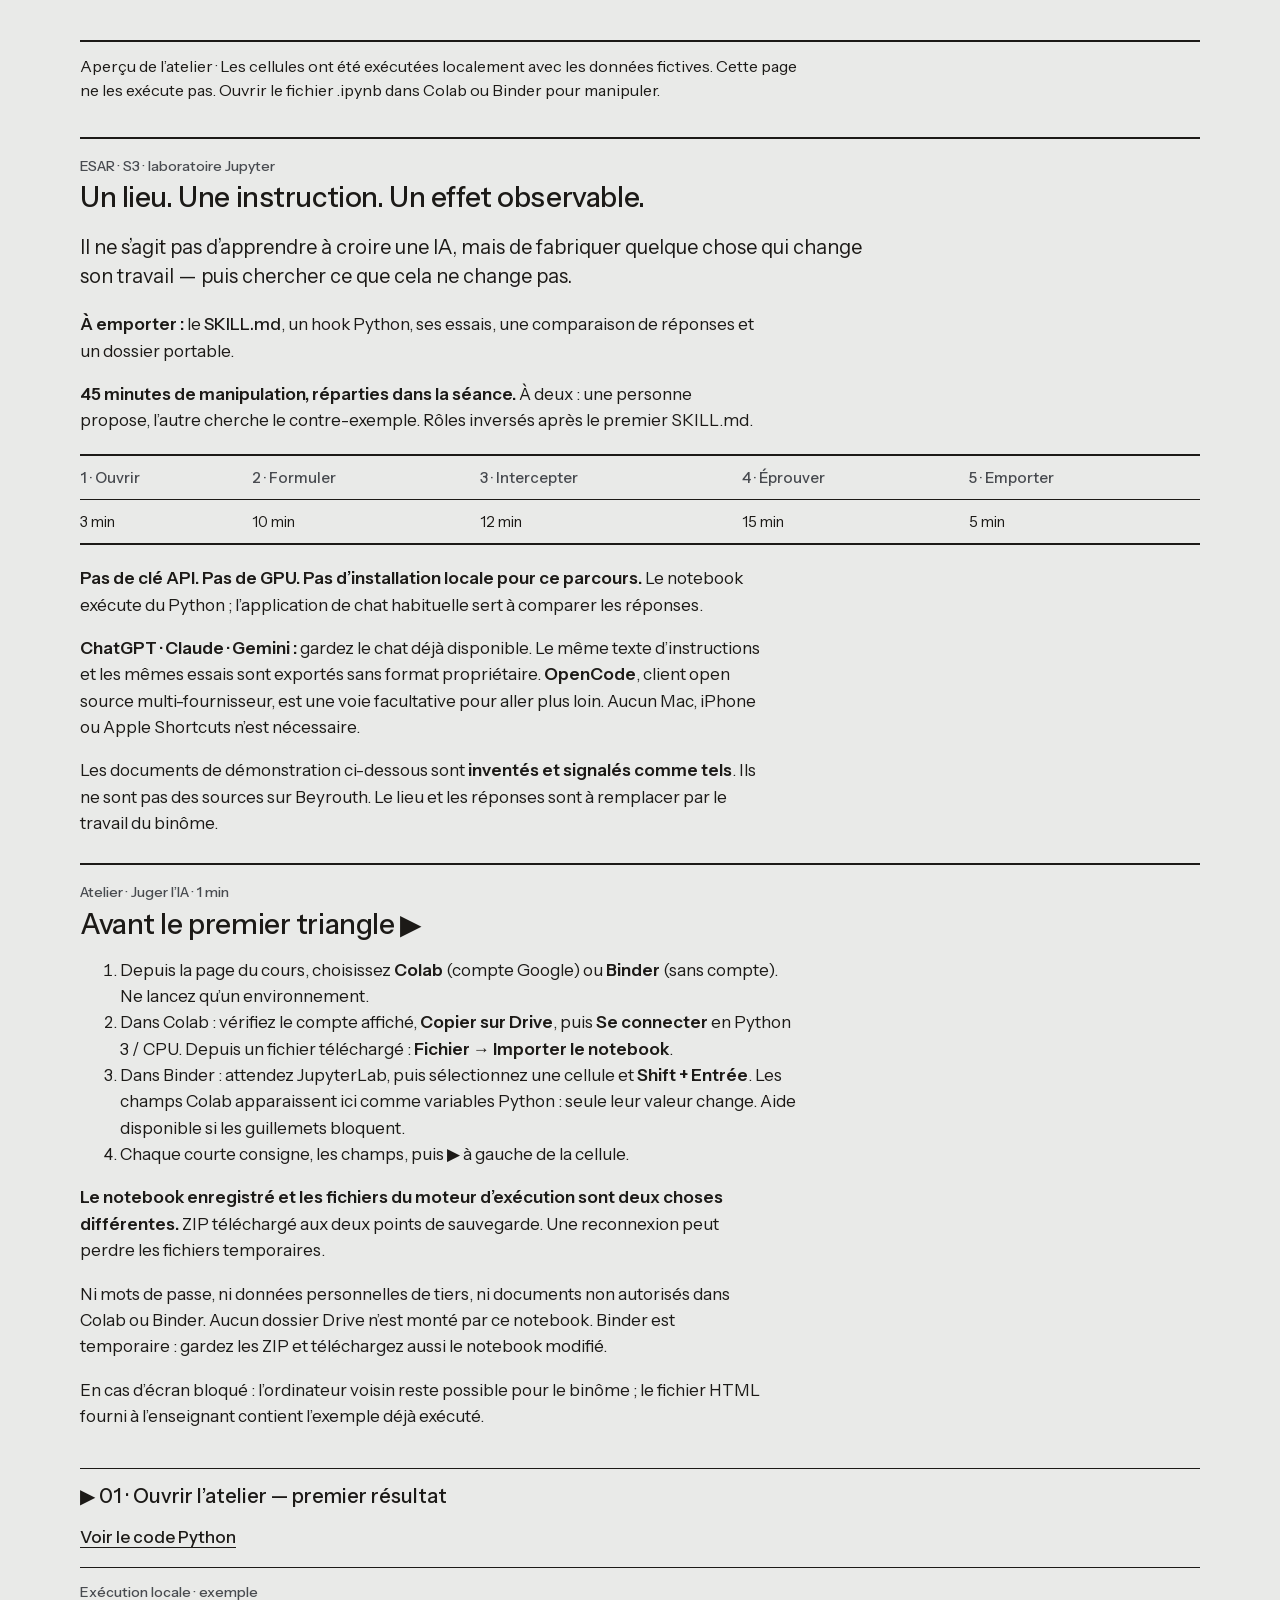
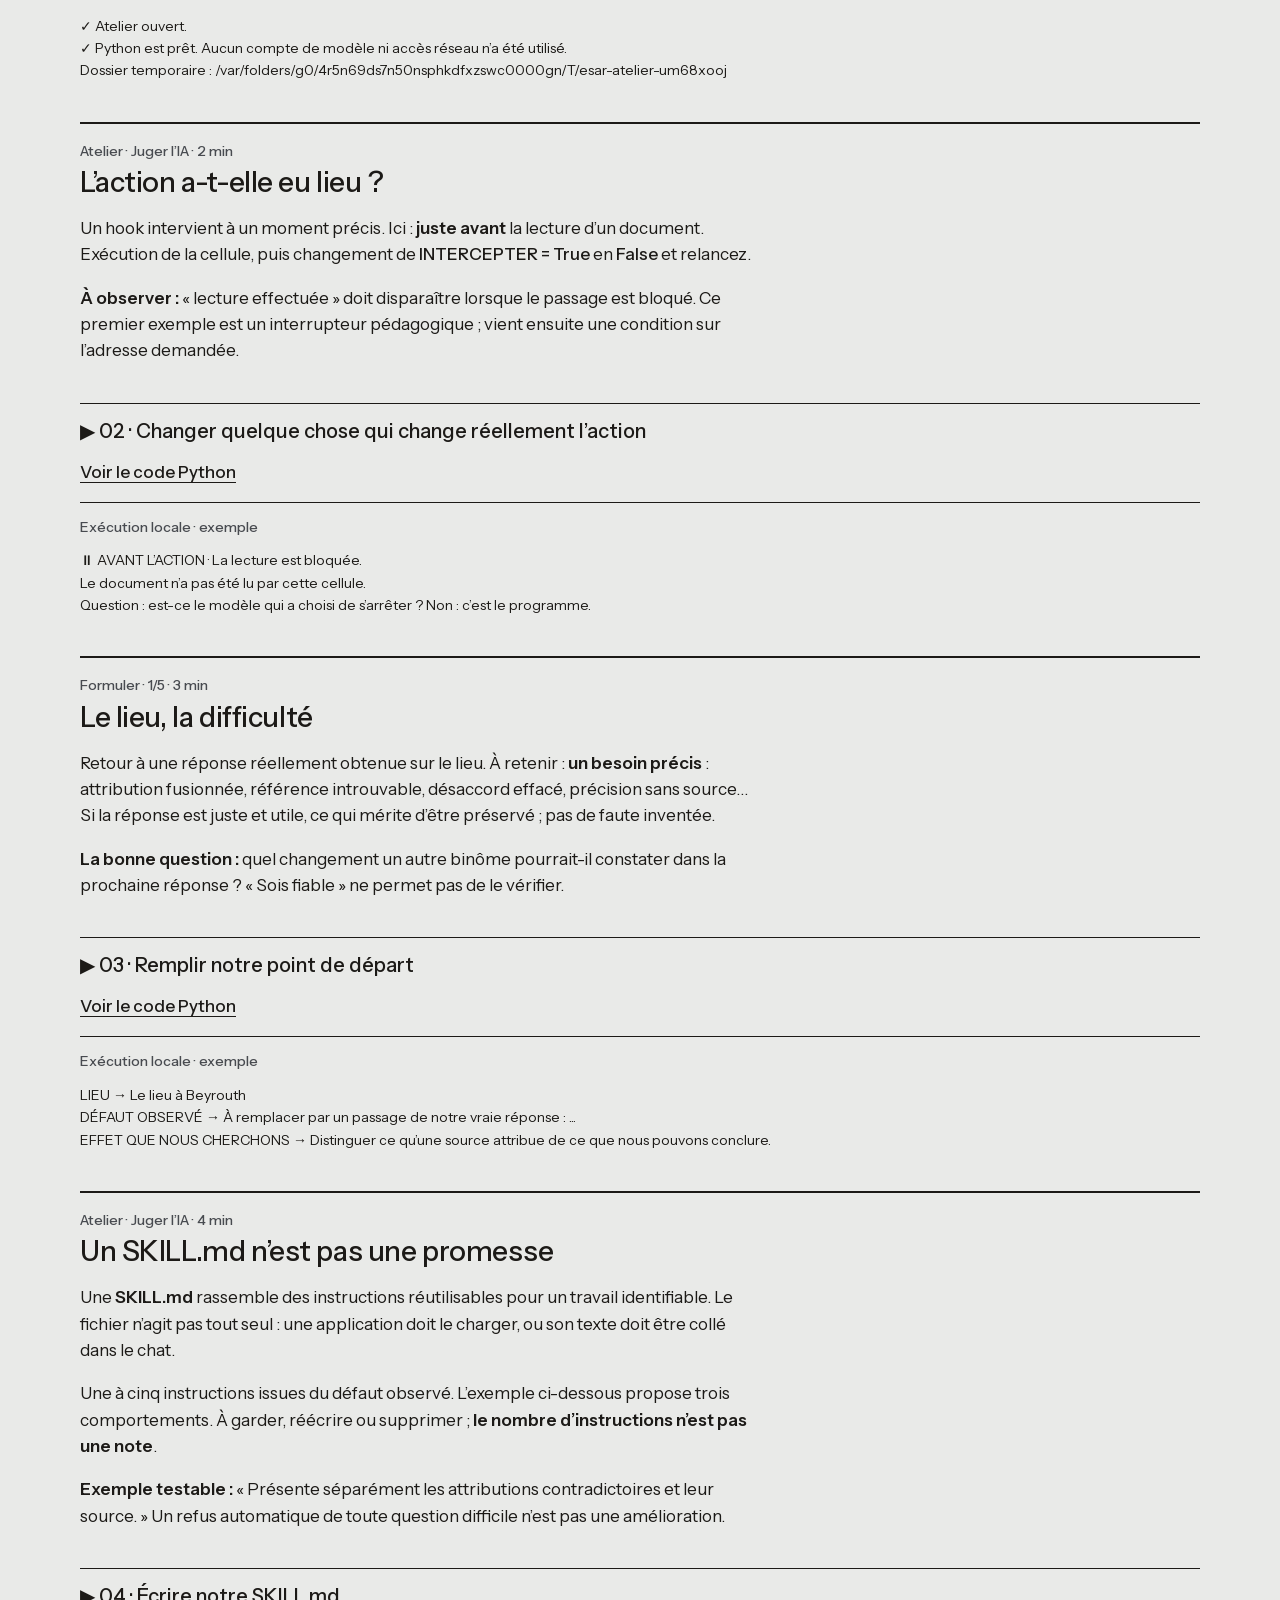
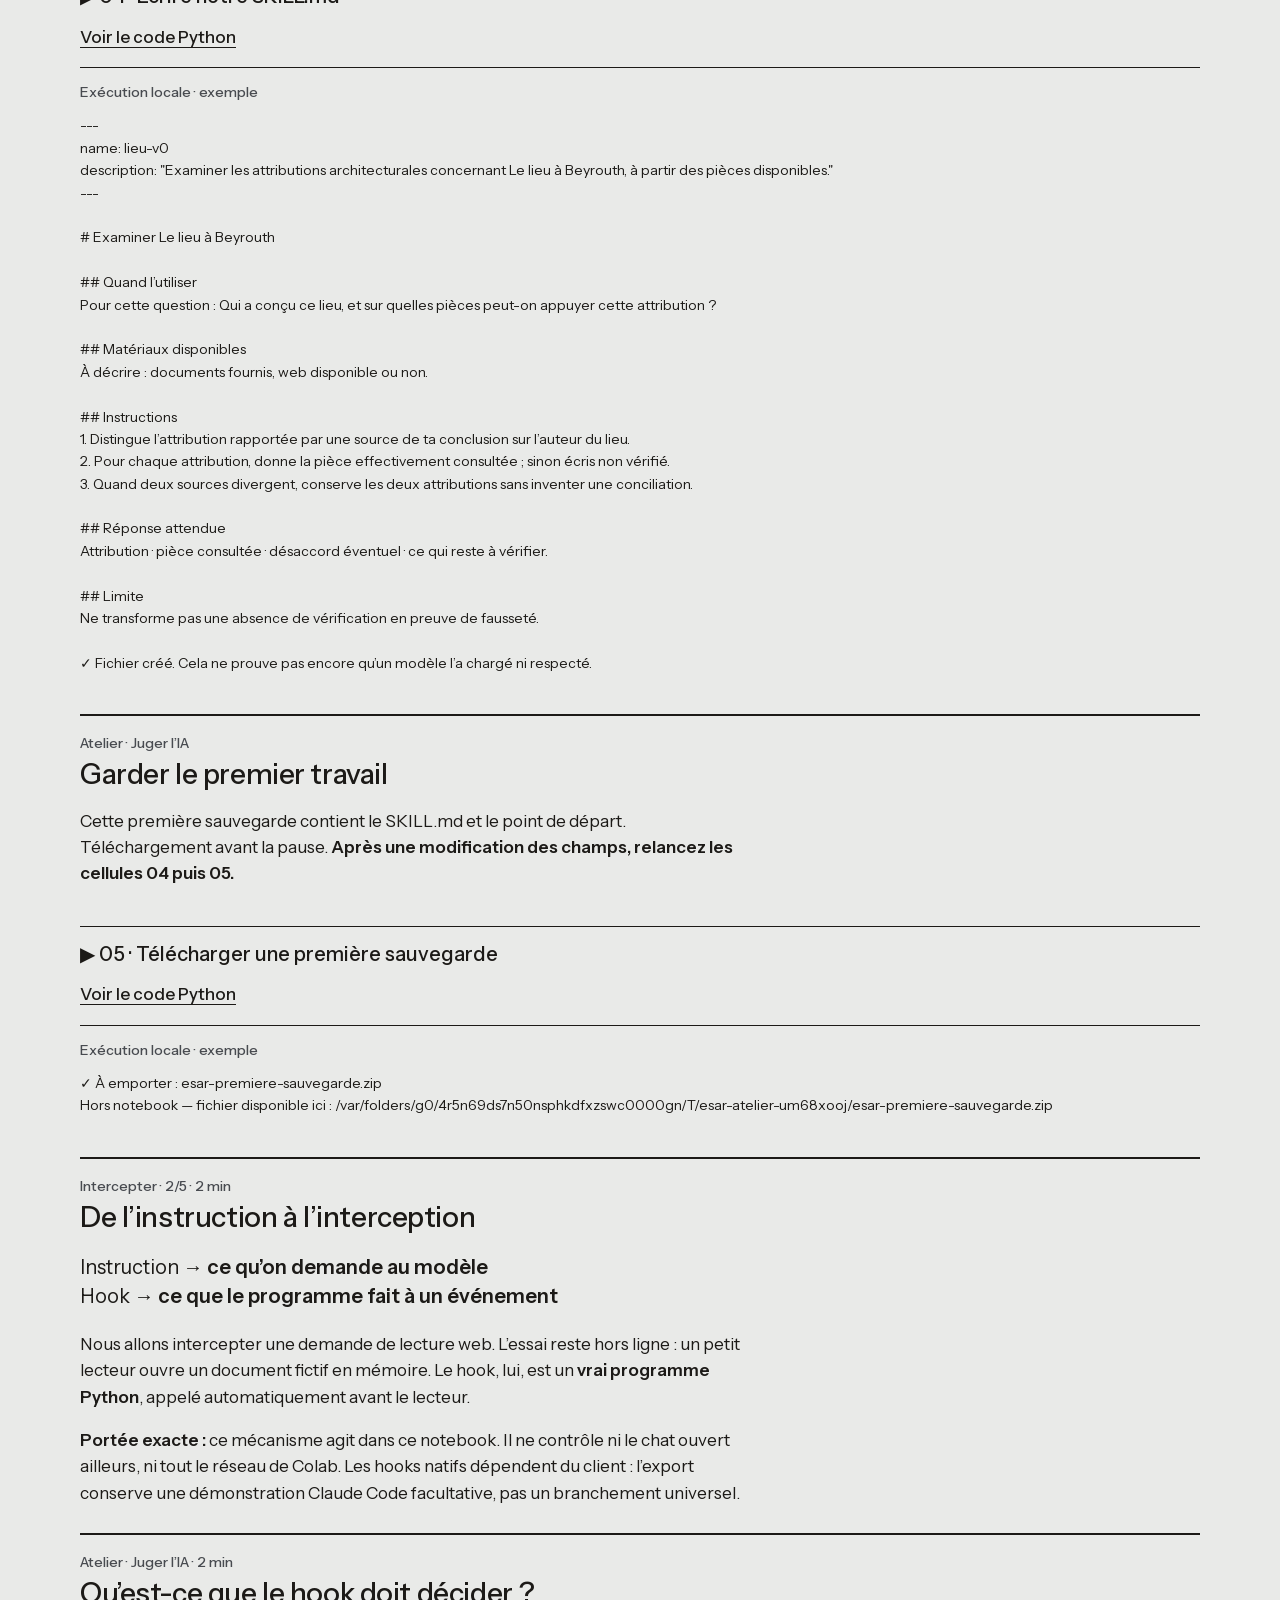
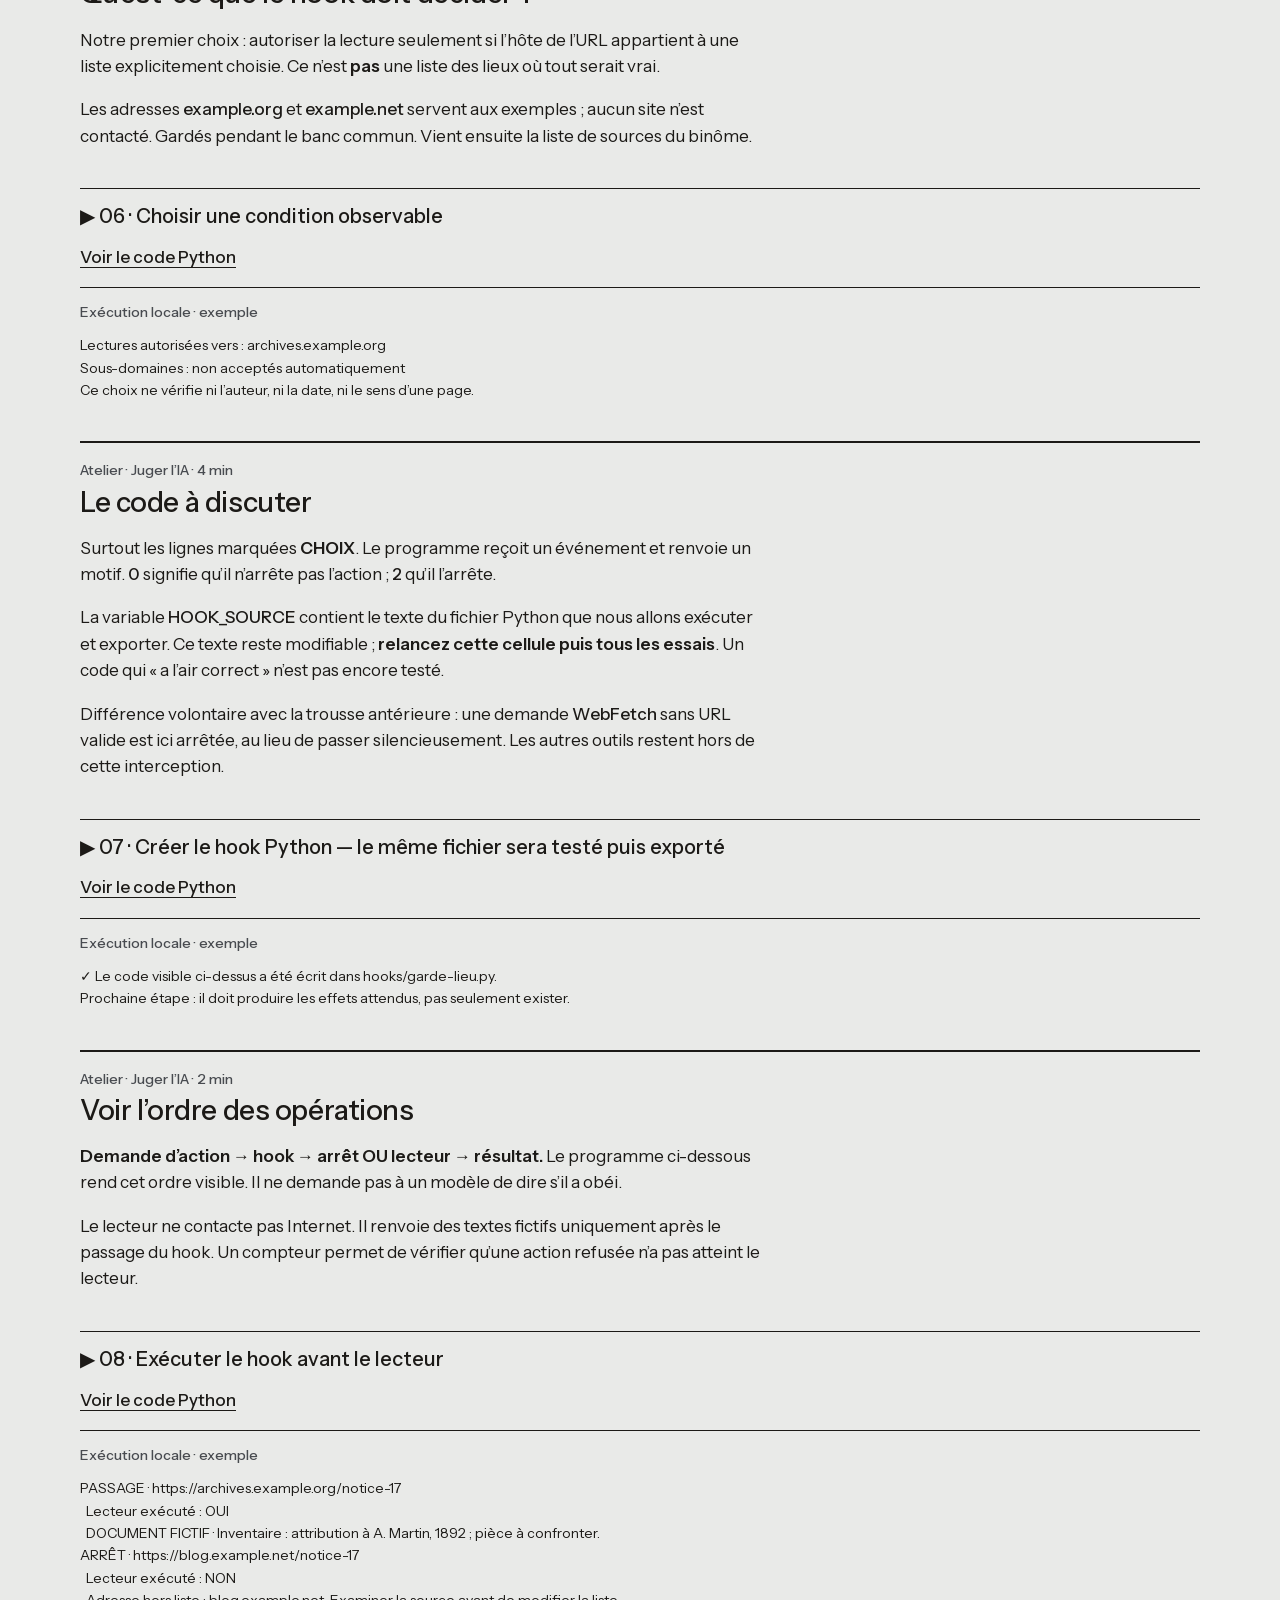
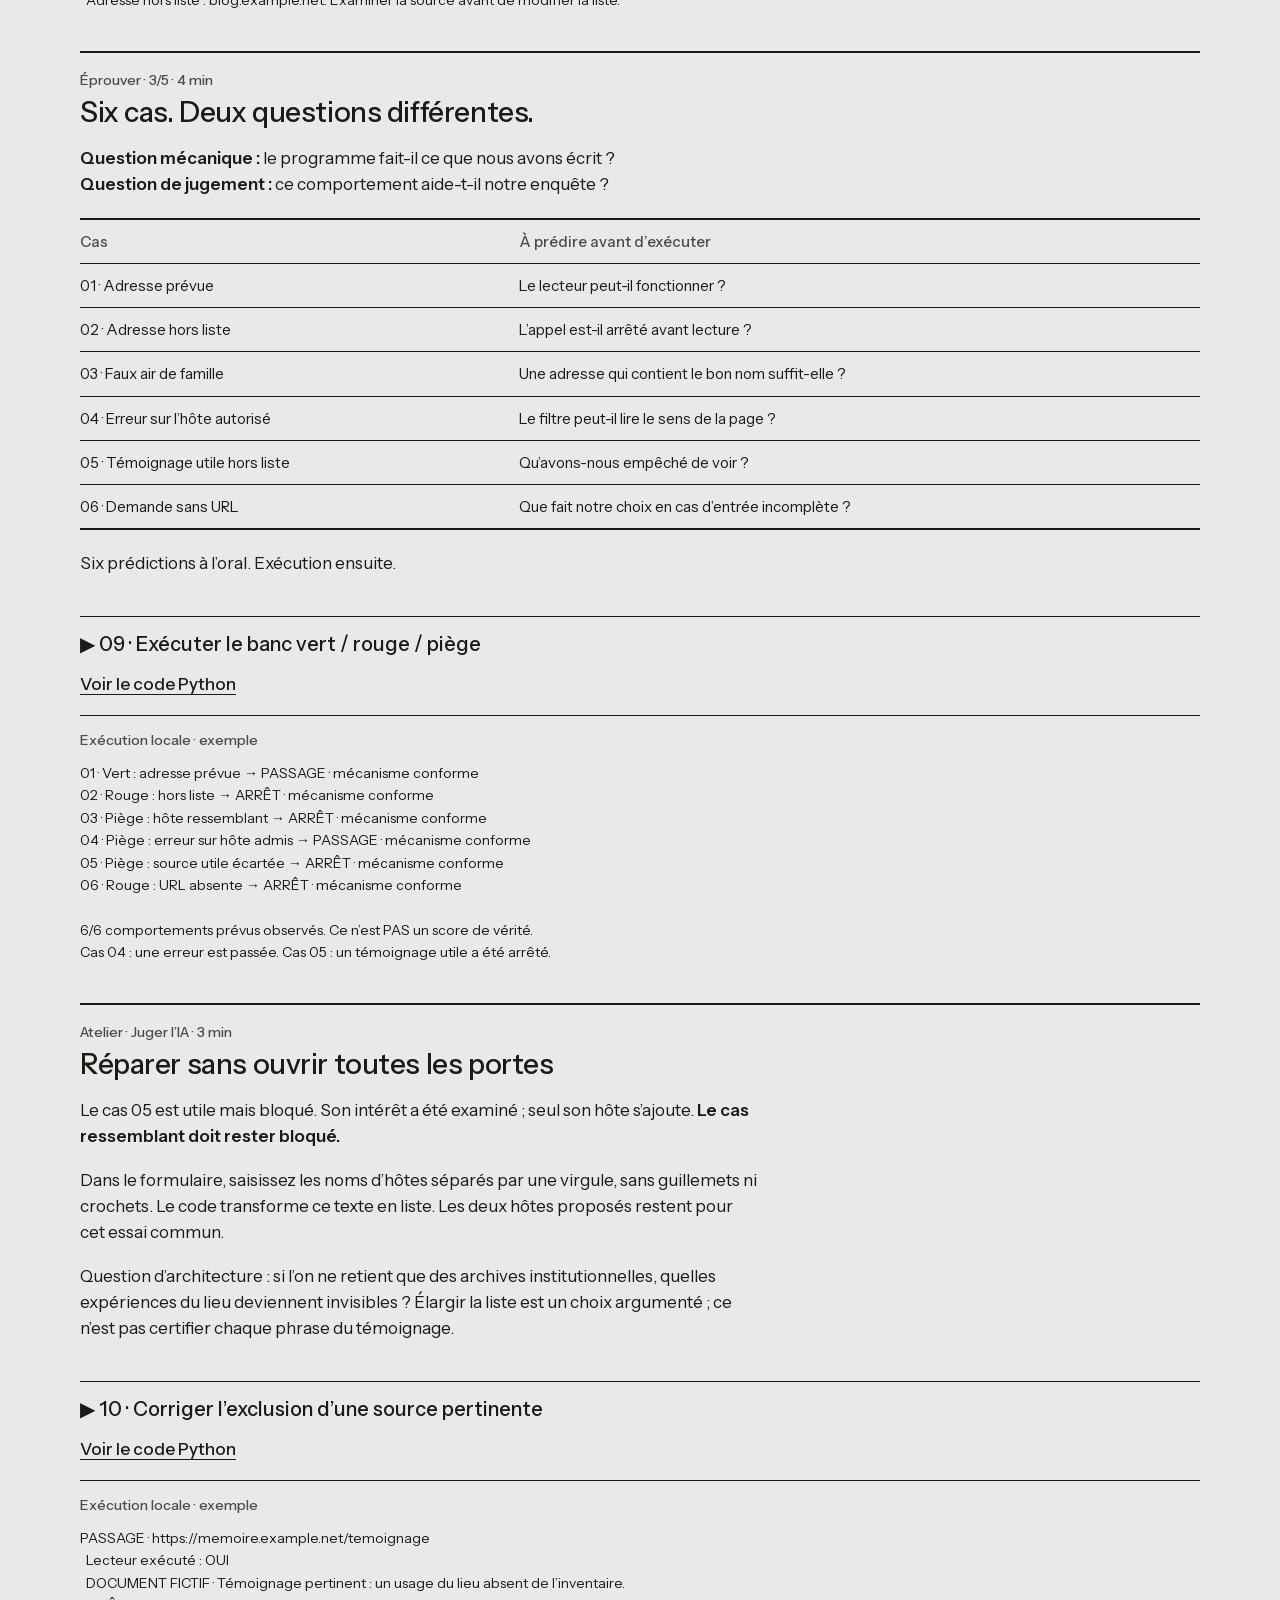
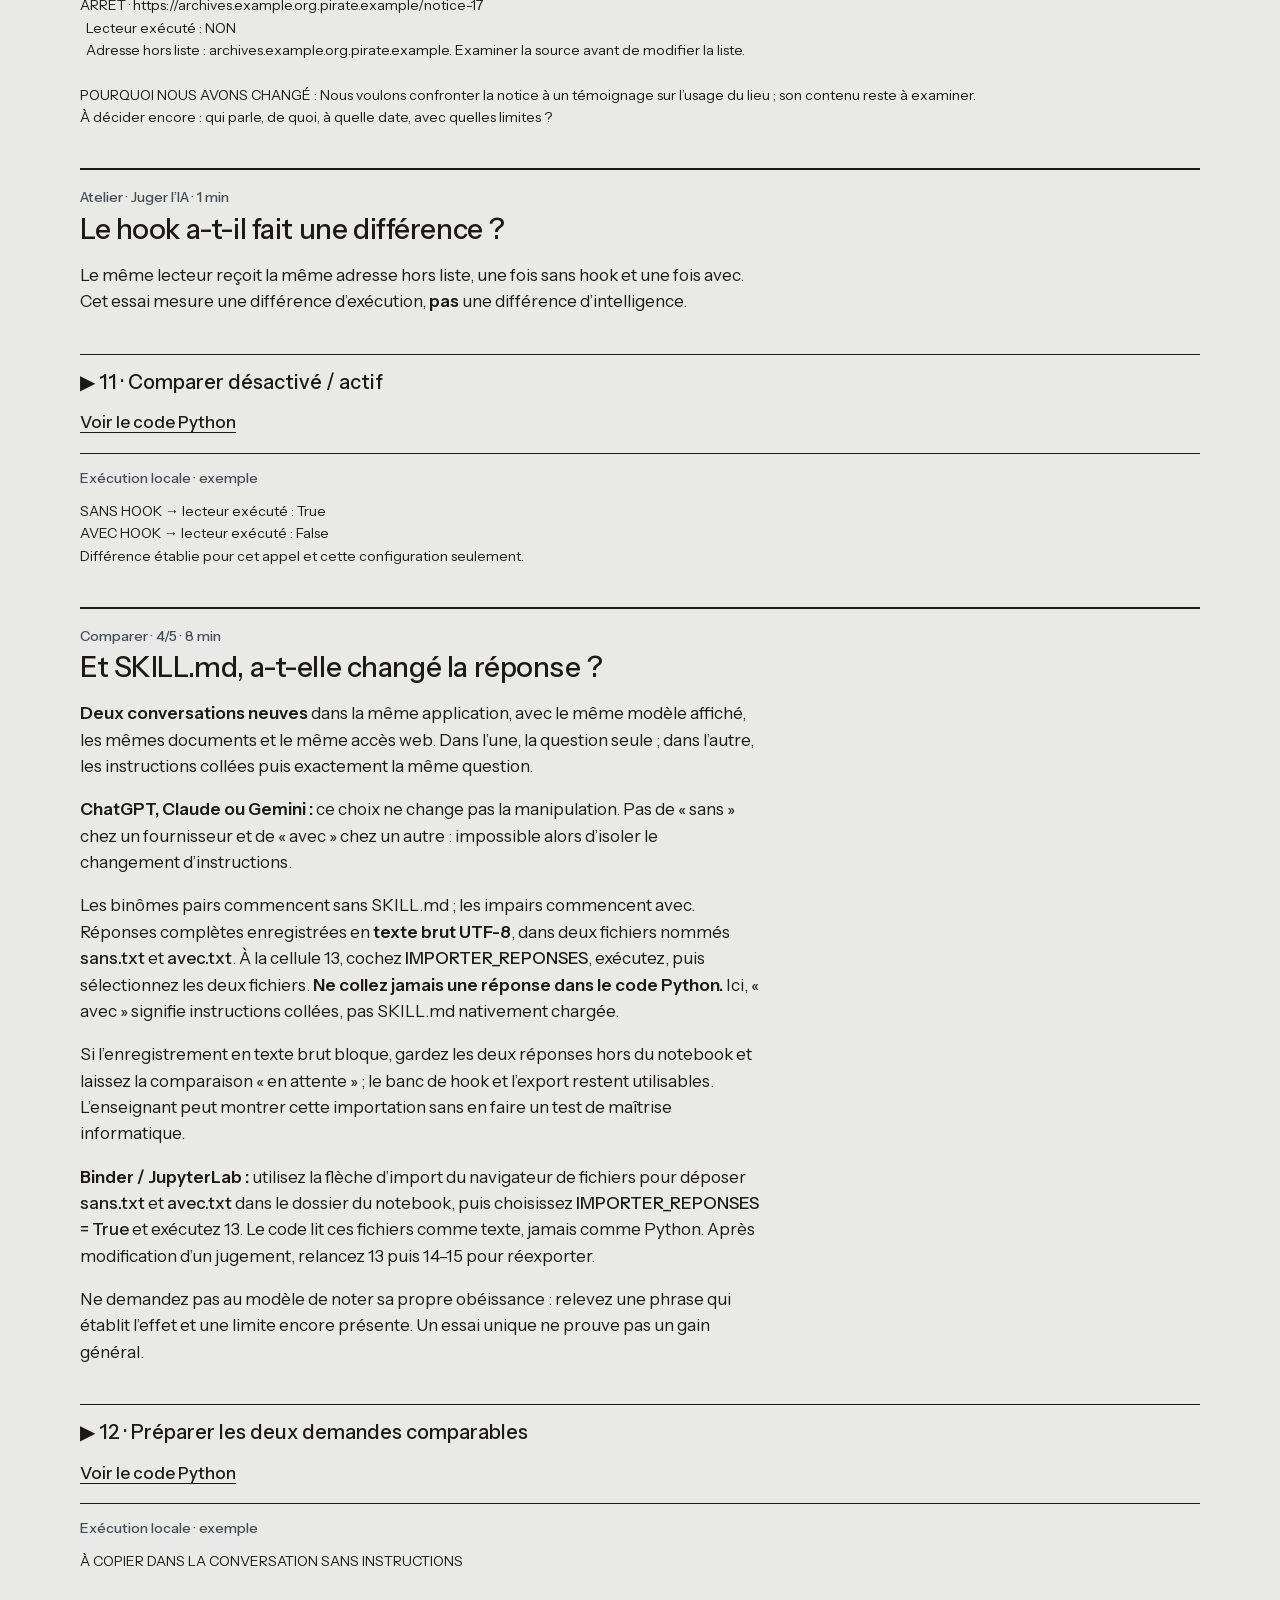
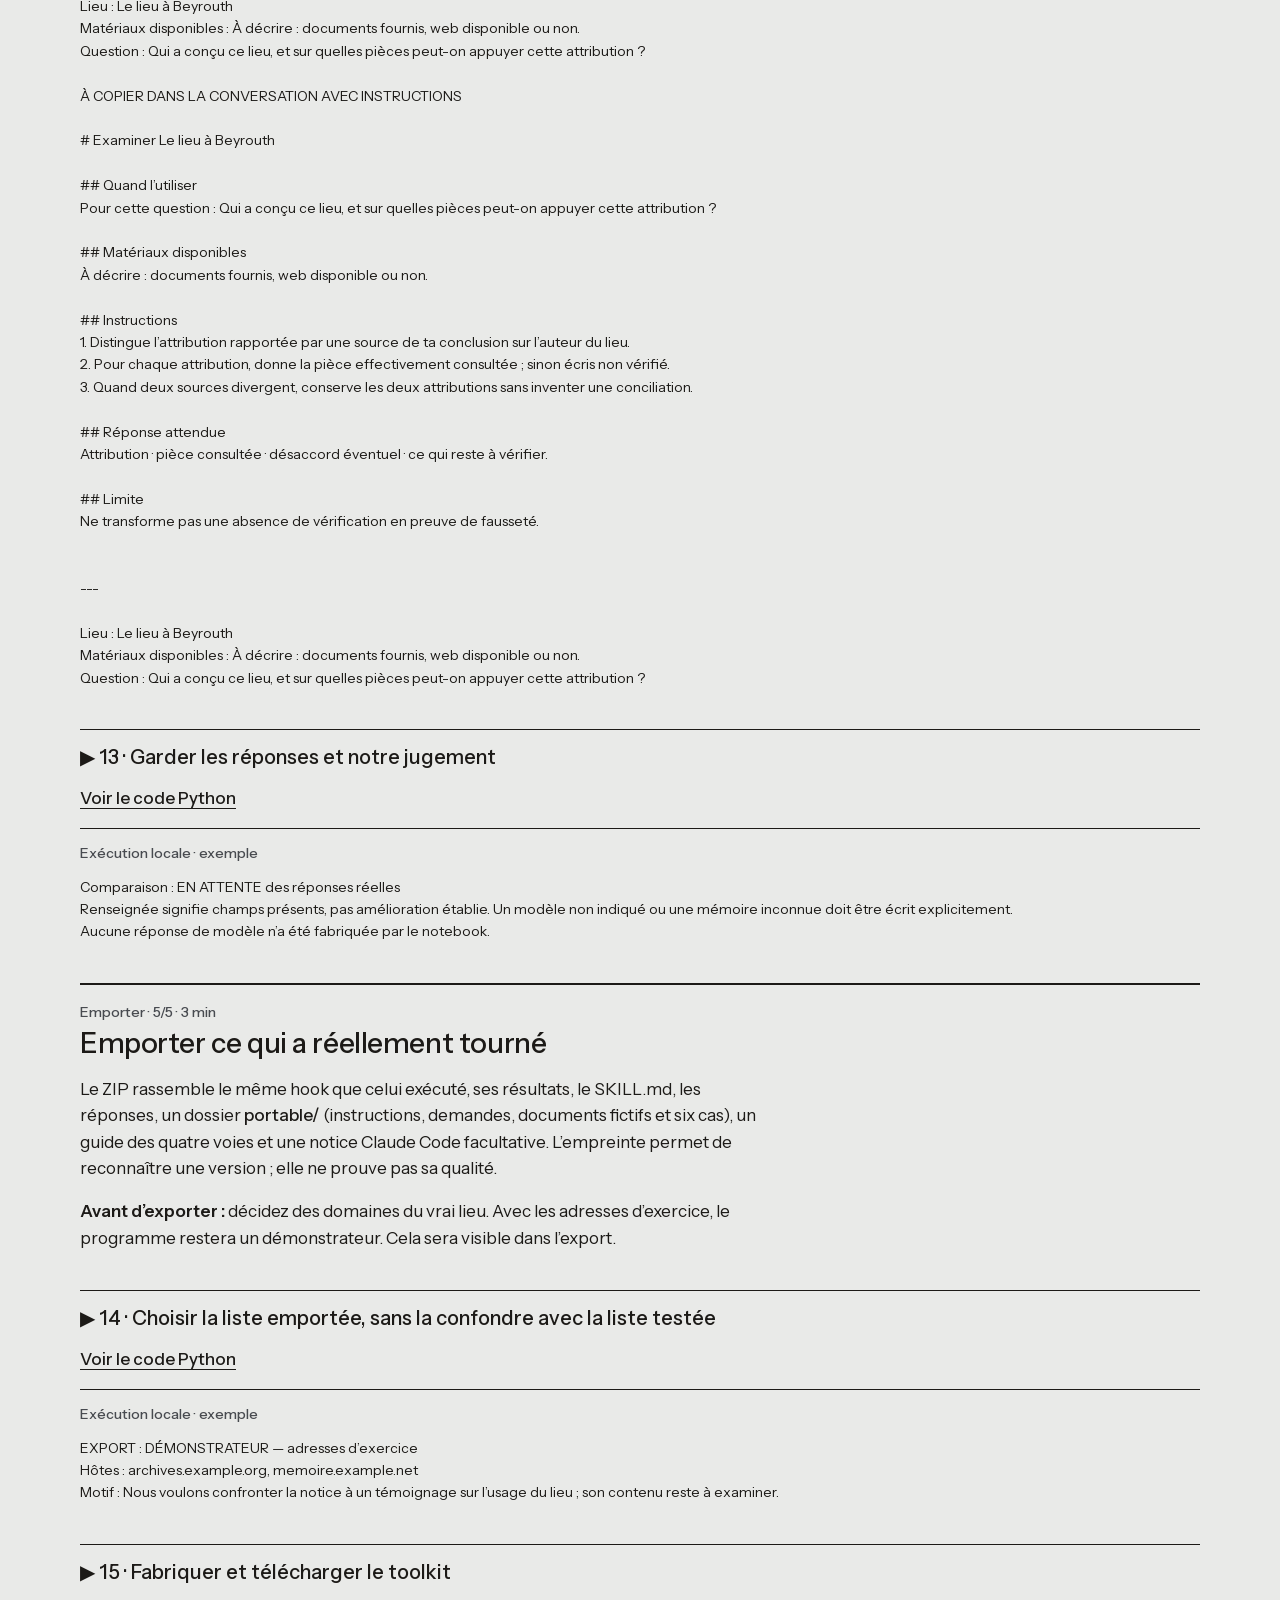
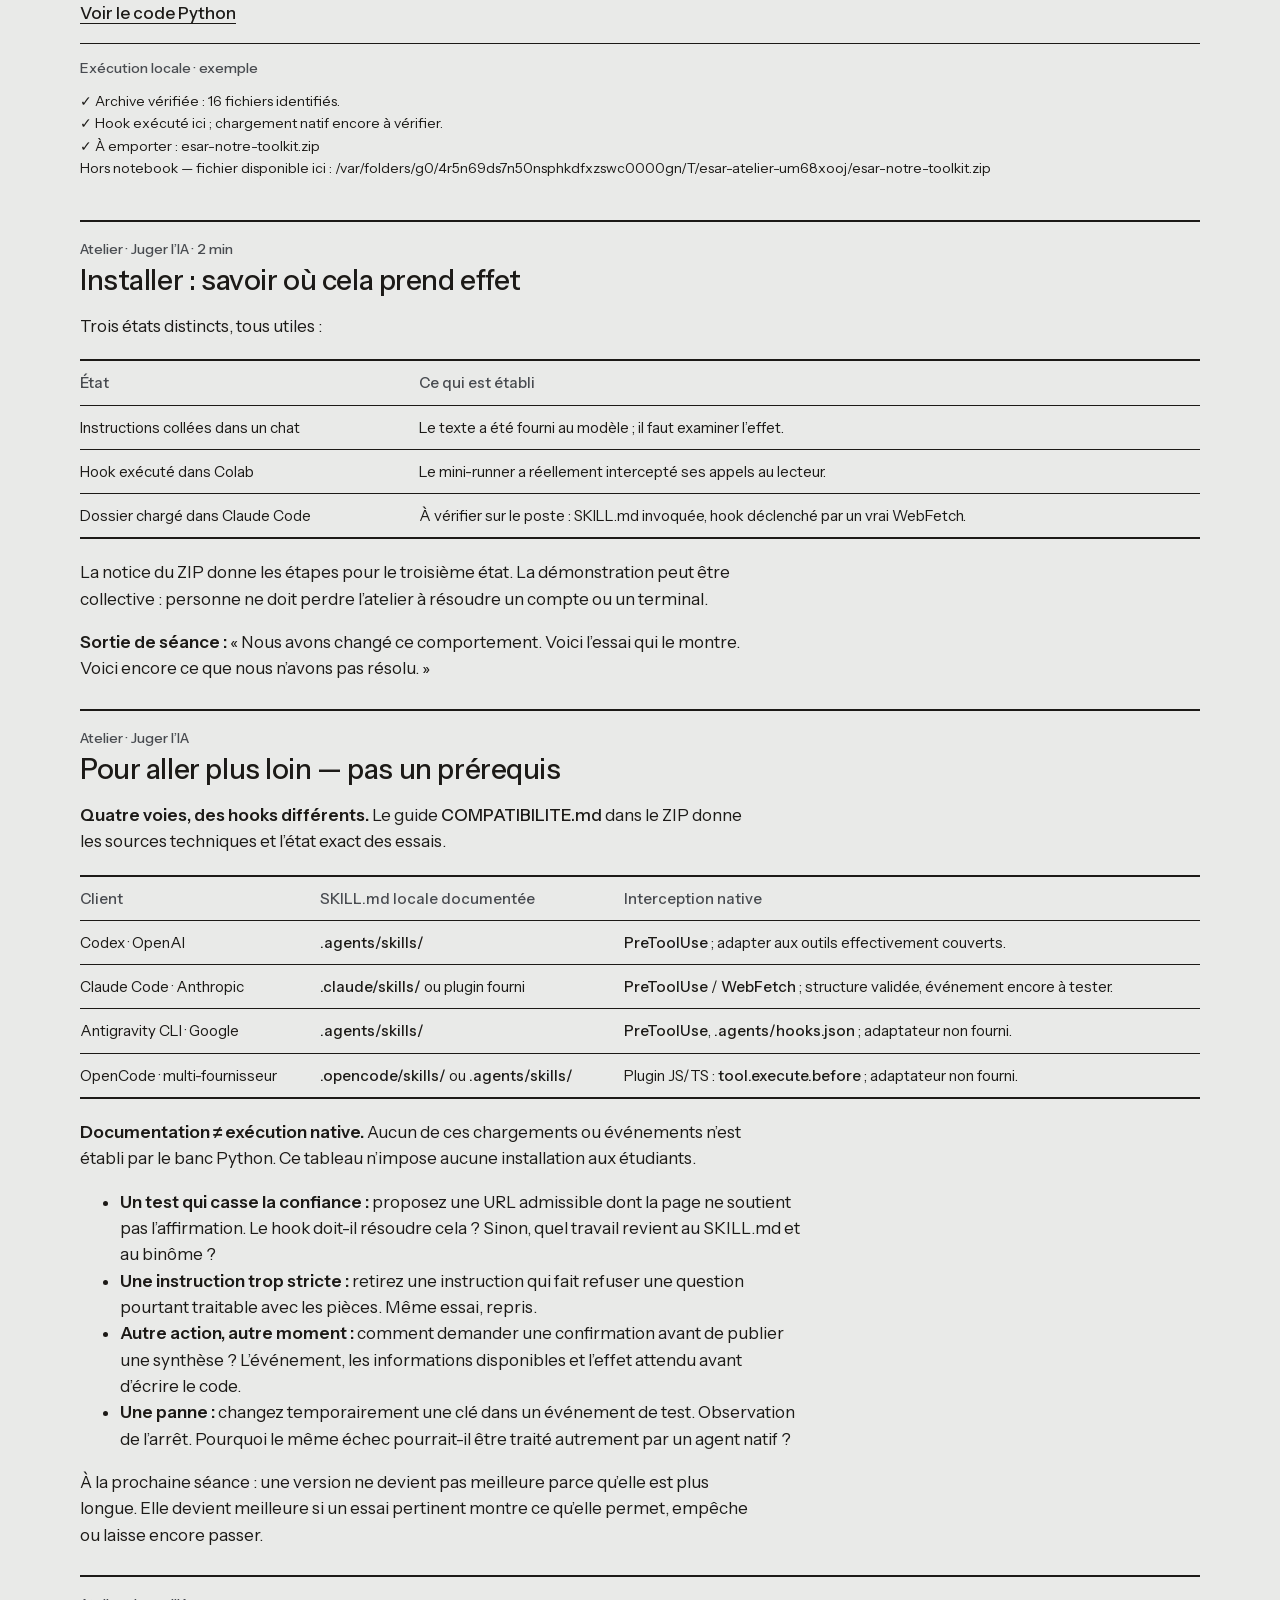
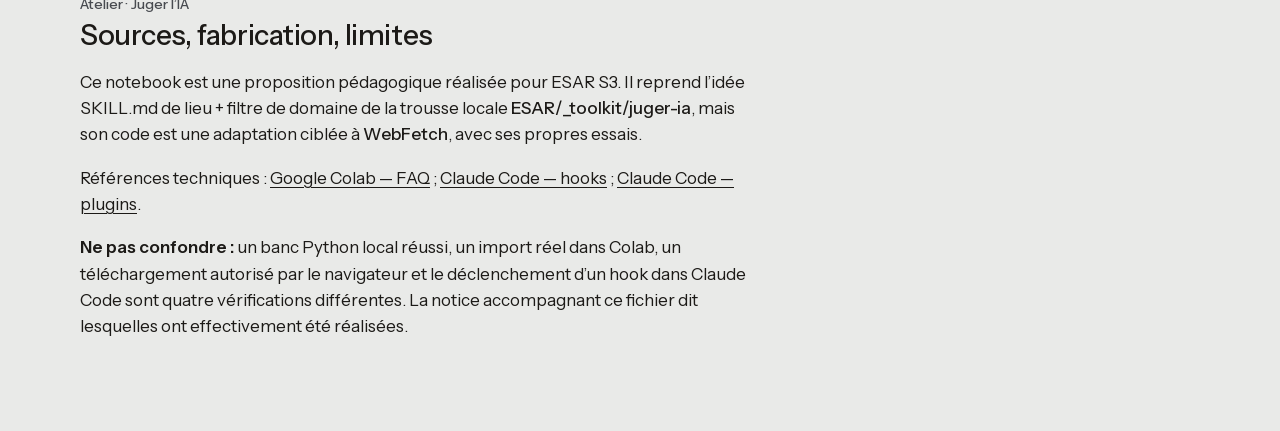
<file: atelier/apercu.html>
<!doctype html><html lang="fr"><meta charset="utf-8"><meta name="viewport" content="width=device-width,initial-scale=1">
<title>ESAR · Un lieu, un SKILL.md, un hook</title>
<link rel="icon" href="../icon-192.png">
<link rel="stylesheet" href="../ds.css">
<script>try{var t=localStorage.getItem("judging-ai-journal-theme");if(t)document.documentElement.setAttribute("data-theme",t);}catch(e){}</script>
<style>
:root{--fond:#E9EAE8;--encre:#1C1A17;--encre-2:#484B50;--f-sans:"Instrument Sans","Helvetica Neue",Arial,system-ui,sans-serif;color-scheme:light}
@media (prefers-color-scheme:dark){:root{--fond:#18191B;--encre:#D9DBD8;--encre-2:#A1A5A2;color-scheme:dark}}
*{box-sizing:border-box}body{margin:0;background:var(--fond);color:var(--encre);font:400 17px/1.55 var(--f-sans)}
main{max-width:1200px;margin:0 auto;padding:40px 40px 64px}
p,li{max-width:40em}a{color:var(--encre);text-decoration:underline;text-decoration-thickness:1px;text-underline-offset:3px}
b{font-weight:600}code{font:inherit;font-weight:500}
h2{margin:6px 0 14px;font:500 28px/1.15 var(--f-sans);letter-spacing:-.015em}
p.grand{font-size:20px;line-height:1.45}
table{border-collapse:collapse;width:100%;margin:20px 0;font-size:15px;border-top:2px solid var(--encre);border-bottom:2px solid var(--encre)}
th,td{text-align:left;padding:10px 12px 10px 0;vertical-align:top;border-bottom:1px solid var(--encre)}
th{font-weight:500;color:var(--encre-2)}
.notice{max-width:none;margin:0 0 35px;padding:12px max(0px,calc(100% - 46em)) 0 0;border-top:2px solid var(--encre);font-size:16px}
.etape{border-top:2px solid var(--encre);padding:18px 0 10px}
.k{margin:0;font:500 14px/1.3 var(--f-sans);color:var(--encre-2)}
.cell{margin:12px 0 40px;border-top:1px solid var(--encre)}
.cell h3{margin:0;padding:14px 0 6px;font:500 20px/1.3 var(--f-sans)}
.cell details{padding:0 0 8px}
summary{display:flex;align-items:center;min-height:44px;cursor:pointer;font-weight:500;text-decoration:underline;text-decoration-thickness:1px;text-underline-offset:4px}
pre{margin:10px 0;white-space:pre-wrap;overflow-wrap:anywhere;font:400 14px/1.6 var(--f-sans)}
details pre{border-top:1px solid var(--encre);padding-top:10px}
.output{padding:10px 0 0;border-top:1px solid var(--encre)}
.output span{font:500 14px/1.3 var(--f-sans);color:var(--encre-2)}
@media(max-width:700px){main{padding:28px 20px}body{font-size:16px}h2{font-size:24px}table{font-size:14px}th,td{padding:7px 8px 7px 0}}
</style><main><div class="notice">Aperçu de l’atelier · Les cellules ont été exécutées localement avec les données fictives. Cette page ne les exécute pas. Ouvrir le fichier .ipynb dans Colab ou Binder pour manipuler.</div><div class="etape"><p class="k">ESAR · S3 · laboratoire Jupyter</p><h2>Un lieu. Une instruction. Un effet observable.</h2>
<p class="grand">Il ne s’agit pas d’apprendre à croire une IA, mais de fabriquer quelque chose qui change son travail — puis chercher ce que cela ne change pas.</p>
<p><b>À emporter :</b> le <code>SKILL.md</code>, un hook Python, ses essais, une comparaison de réponses et un dossier portable.</p>
<p><b>45 minutes de manipulation, réparties dans la séance.</b> À deux : une personne propose, l’autre cherche le contre-exemple. Rôles inversés après le premier SKILL.md.</p>
<table><tr><th>1 · Ouvrir</th><th>2 · Formuler</th><th>3 · Intercepter</th><th>4 · Éprouver</th><th>5 · Emporter</th></tr>
<tr><td>3 min</td><td>10 min</td><td>12 min</td><td>15 min</td><td>5 min</td></tr></table>
<p><b>Pas de clé API. Pas de GPU. Pas d’installation locale pour ce parcours.</b> Le notebook exécute du Python ; l’application de chat habituelle sert à comparer les réponses.</p>
<p><b>ChatGPT · Claude · Gemini :</b> gardez le chat déjà disponible. Le même texte d’instructions et les mêmes essais sont exportés sans format propriétaire. <b>OpenCode</b>, client open source multi-fournisseur, est une voie facultative pour aller plus loin. Aucun Mac, iPhone ou Apple Shortcuts n’est nécessaire.</p>
<p>Les documents de démonstration ci-dessous sont <b>inventés et signalés comme tels</b>. Ils ne sont pas des sources sur Beyrouth. Le lieu et les réponses sont à remplacer par le travail du binôme.</p>
</div>
<div class="etape"><p class="k">Atelier · Juger l’IA · 1 min</p><h2>Avant le premier triangle ▶</h2>
<ol><li>Depuis la page du cours, choisissez <b>Colab</b> (compte Google) ou <b>Binder</b> (sans compte). Ne lancez qu’un environnement.</li>
<li>Dans Colab : vérifiez le compte affiché, <b>Copier sur Drive</b>, puis <b>Se connecter</b> en Python 3 / CPU. Depuis un fichier téléchargé : <b>Fichier → Importer le notebook</b>.</li>
<li>Dans Binder : attendez JupyterLab, puis sélectionnez une cellule et <b>Shift + Entrée</b>. Les champs Colab apparaissent ici comme variables Python : seule leur valeur change. Aide disponible si les guillemets bloquent.</li>
<li>Chaque courte consigne, les champs, puis ▶ à gauche de la cellule.</li></ol>
<p><b>Le notebook enregistré et les fichiers du moteur d’exécution sont deux choses différentes.</b> ZIP téléchargé aux deux points de sauvegarde. Une reconnexion peut perdre les fichiers temporaires.</p>
<p>Ni mots de passe, ni données personnelles de tiers, ni documents non autorisés dans Colab ou Binder. Aucun dossier Drive n’est monté par ce notebook. Binder est temporaire : gardez les ZIP et téléchargez aussi le notebook modifié.</p>
<p>En cas d’écran bloqué : l’ordinateur voisin reste possible pour le binôme ; le fichier HTML fourni à l’enseignant contient l’exemple déjà exécuté.</p>
</div>
<section class="cell"><h3>▶ 01 · Ouvrir l’atelier — premier résultat</h3><details><summary>Voir le code Python</summary><pre>from pathlib import Path
import json, sys, subprocess, tempfile, zipfile, hashlib, re
from datetime import datetime, timezone

# Dossier neuf à chaque exécution : aucune configuration personnelle n’est modifiée.
ATELIER = Path(tempfile.mkdtemp(prefix=&quot;esar-atelier-&quot;))
PLUGIN = ATELIER / &quot;atelier-lieu&quot;
PORTABLE = ATELIER / &quot;portable&quot;
(PORTABLE / &quot;skill&quot; / &quot;lieu-v0&quot;).mkdir(parents=True)
(PLUGIN / &quot;hooks&quot;).mkdir(parents=True)
(PLUGIN / &quot;skills&quot; / &quot;lieu-v0&quot;).mkdir(parents=True)
(PLUGIN / &quot;.claude-plugin&quot;).mkdir(parents=True)
print(&quot;✓ Atelier ouvert.&quot;)
print(&quot;✓ Python est prêt. Aucun compte de modèle ni accès réseau n’a été utilisé.&quot;)
print(&quot;Dossier temporaire :&quot;, ATELIER)</pre></details><div class="output"><span>Exécution locale · exemple</span><pre>✓ Atelier ouvert.
✓ Python est prêt. Aucun compte de modèle ni accès réseau n’a été utilisé.
Dossier temporaire : /var/folders/g0/4r5n69ds7n50nsphkdfxzswc0000gn/T/esar-atelier-um68xooj
</pre></div></section>
<div class="etape"><p class="k">Atelier · Juger l’IA · 2 min</p><h2>L’action a-t-elle eu lieu ?</h2>
<p>Un hook intervient à un moment précis. Ici : <b>juste avant</b> la lecture d’un document. Exécution de la cellule, puis changement de <code>INTERCEPTER = True</code> en <code>False</code> et relancez.</p>
<p><b>À observer :</b> « lecture effectuée » doit disparaître lorsque le passage est bloqué. Ce premier exemple est un interrupteur pédagogique ; vient ensuite une condition sur l’adresse demandée.</p>
</div>
<section class="cell"><h3>▶ 02 · Changer quelque chose qui change réellement l’action</h3><details><summary>Voir le code Python</summary><pre>INTERCEPTER = True #@param {type:&quot;boolean&quot;}
if INTERCEPTER:
    print(&quot;⏸ AVANT L’ACTION · La lecture est bloquée.&quot;)
    print(&quot;Le document n’a pas été lu par cette cellule.&quot;)
else:
    print(&quot;▶ ACTION · Lecture effectuée : document fictif n°17.&quot;)
print(&quot;Question : est-ce le modèle qui a choisi de s’arrêter ? Non : c’est le programme.&quot;)</pre></details><div class="output"><span>Exécution locale · exemple</span><pre>⏸ AVANT L’ACTION · La lecture est bloquée.
Le document n’a pas été lu par cette cellule.
Question : est-ce le modèle qui a choisi de s’arrêter ? Non : c’est le programme.
</pre></div></section>
<div class="etape"><p class="k">Formuler · 1/5 · 3 min</p><h2>Le lieu, la difficulté</h2>
<p>Retour à une réponse réellement obtenue sur le lieu. À retenir : <b>un besoin précis</b> : attribution fusionnée, référence introuvable, désaccord effacé, précision sans source… Si la réponse est juste et utile, ce qui mérite d’être préservé ; pas de faute inventée.</p>
<p><b>La bonne question :</b> quel changement un autre binôme pourrait-il constater dans la prochaine réponse ? « Sois fiable » ne permet pas de le vérifier.</p>
</div>
<section class="cell"><h3>▶ 03 · Remplir notre point de départ</h3><details><summary>Voir le code Python</summary><pre>LIEU = &quot;Le lieu à Beyrouth&quot; #@param {type:&quot;string&quot;}
QUESTION = &quot;Qui a conçu ce lieu, et sur quelles pièces peut-on appuyer cette attribution ?&quot; #@param {type:&quot;string&quot;}
DEFAUT_OBSERVE = &quot;À remplacer par un passage de notre vraie réponse : ...&quot; #@param {type:&quot;string&quot;}
EFFET_ATTENDU = &quot;Distinguer ce qu’une source attribue de ce que nous pouvons conclure.&quot; #@param {type:&quot;string&quot;}
DONNEES_DISPONIBLES = &quot;À décrire : documents fournis, web disponible ou non.&quot; #@param {type:&quot;string&quot;}
AFFIRMATION = &quot;À renseigner : phrase exacte de la réponse examinée.&quot; #@param {type:&quot;string&quot;}
PASSAGE_SOURCE = &quot;À renseigner : auteur, titre, page ou URL, passage effectivement lu.&quot; #@param {type:&quot;string&quot;}
STATUT_ORIX = &quot;À renseigner : O/R/I/X et raison ; distinct de vrai ou faux.&quot; #@param {type:&quot;string&quot;}
DECISION_SOURCE = &quot;À renseigner : garder, corriger ou suspendre ; pourquoi et quelle conséquence dans notre notice ?&quot; #@param {type:&quot;string&quot;}
print(&quot;LIEU →&quot;, LIEU)
print(&quot;DÉFAUT OBSERVÉ →&quot;, DEFAUT_OBSERVE)
print(&quot;EFFET QUE NOUS CHERCHONS →&quot;, EFFET_ATTENDU)</pre></details><div class="output"><span>Exécution locale · exemple</span><pre>LIEU → Le lieu à Beyrouth
DÉFAUT OBSERVÉ → À remplacer par un passage de notre vraie réponse : ...
EFFET QUE NOUS CHERCHONS → Distinguer ce qu’une source attribue de ce que nous pouvons conclure.
</pre></div></section>
<div class="etape"><p class="k">Atelier · Juger l’IA · 4 min</p><h2>Un SKILL.md n’est pas une promesse</h2>
<p>Une <b>SKILL.md</b> rassemble des instructions réutilisables pour un travail identifiable. Le fichier n’agit pas tout seul : une application doit le charger, ou son texte doit être collé dans le chat.</p>
<p>Une à cinq instructions issues du défaut observé. L’exemple ci-dessous propose trois comportements. À garder, réécrire ou supprimer ; <b>le nombre d’instructions n’est pas une note</b>.</p>
<p><b>Exemple testable :</b> « Présente séparément les attributions contradictoires et leur source. » Un refus automatique de toute question difficile n’est pas une amélioration.</p>
</div>
<section class="cell"><h3>▶ 04 · Écrire notre SKILL.md</h3><details><summary>Voir le code Python</summary><pre>INSTRUCTION_1 = &quot;Distingue l’attribution rapportée par une source de ta conclusion sur l’auteur du lieu.&quot; #@param {type:&quot;string&quot;}
INSTRUCTION_2 = &quot;Pour chaque attribution, donne la pièce effectivement consultée ; sinon écris non vérifié.&quot; #@param {type:&quot;string&quot;}
INSTRUCTION_3 = &quot;Quand deux sources divergent, conserve les deux attributions sans inventer une conciliation.&quot; #@param {type:&quot;string&quot;}
INSTRUCTION_4 = &quot;&quot; #@param {type:&quot;string&quot;}
INSTRUCTION_5 = &quot;&quot; #@param {type:&quot;string&quot;}
FORMAT_REPONSE = &quot;Attribution · pièce consultée · désaccord éventuel · ce qui reste à vérifier.&quot; #@param {type:&quot;string&quot;}
LIMITE_SKILL = &quot;Ne transforme pas une absence de vérification en preuve de fausseté.&quot; #@param {type:&quot;string&quot;}
INSTRUCTIONS = [x.strip() for x in [INSTRUCTION_1, INSTRUCTION_2, INSTRUCTION_3, INSTRUCTION_4, INSTRUCTION_5] if x.strip()]
assert 1 &lt;= len(INSTRUCTIONS) &lt;= 5, &quot;Une à cinq instructions.&quot;
assert all(isinstance(x, str) and x.strip() for x in INSTRUCTIONS), &quot;Une instruction est vide.&quot;

DESCRIPTION = f&quot;Examiner les attributions architecturales concernant {LIEU}, à partir des pièces disponibles.&quot;
SKILL = &quot;---\nname: lieu-v0\ndescription: &quot; + json.dumps(DESCRIPTION, ensure_ascii=False) + &quot;\n---\n\n&quot;
SKILL += f&quot;# Examiner {LIEU}\n\n## Quand l’utiliser\nPour cette question : {QUESTION}\n&quot;
SKILL += f&quot;\n## Matériaux disponibles\n{DONNEES_DISPONIBLES}\n\n## Instructions\n&quot;
SKILL += &quot;\n&quot;.join(f&quot;{i+1}. {phrase}&quot; for i, phrase in enumerate(INSTRUCTIONS))
SKILL += f&quot;\n\n## Réponse attendue\n{FORMAT_REPONSE}\n\n## Limite\n{LIMITE_SKILL}\n&quot;
(PLUGIN / &quot;skills&quot; / &quot;lieu-v0&quot; / &quot;SKILL.md&quot;).write_text(SKILL, encoding=&quot;utf-8&quot;)
INSTRUCTIONS_TEXTE = SKILL.split(&quot;---&quot;, 2)[2].lstrip()
(PORTABLE / &quot;instructions.txt&quot;).write_text(INSTRUCTIONS_TEXTE, encoding=&quot;utf-8&quot;)
(PORTABLE / &quot;skill&quot; / &quot;lieu-v0&quot; / &quot;SKILL.md&quot;).write_text(SKILL, encoding=&quot;utf-8&quot;)
print(SKILL)
print(&quot;✓ Fichier créé. Cela ne prouve pas encore qu’un modèle l’a chargé ni respecté.&quot;)</pre></details><div class="output"><span>Exécution locale · exemple</span><pre>---
name: lieu-v0
description: &quot;Examiner les attributions architecturales concernant Le lieu à Beyrouth, à partir des pièces disponibles.&quot;
---

# Examiner Le lieu à Beyrouth

## Quand l’utiliser
Pour cette question : Qui a conçu ce lieu, et sur quelles pièces peut-on appuyer cette attribution ?

## Matériaux disponibles
À décrire : documents fournis, web disponible ou non.

## Instructions
1. Distingue l’attribution rapportée par une source de ta conclusion sur l’auteur du lieu.
2. Pour chaque attribution, donne la pièce effectivement consultée ; sinon écris non vérifié.
3. Quand deux sources divergent, conserve les deux attributions sans inventer une conciliation.

## Réponse attendue
Attribution · pièce consultée · désaccord éventuel · ce qui reste à vérifier.

## Limite
Ne transforme pas une absence de vérification en preuve de fausseté.

✓ Fichier créé. Cela ne prouve pas encore qu’un modèle l’a chargé ni respecté.
</pre></div></section>
<div class="etape"><p class="k">Atelier · Juger l’IA</p><h2>Garder le premier travail</h2>
<p>Cette première sauvegarde contient le SKILL.md et le point de départ. Téléchargement avant la pause. <b>Après une modification des champs, relancez les cellules 04 puis 05.</b></p>
</div>
<section class="cell"><h3>▶ 05 · Télécharger une première sauvegarde</h3><details><summary>Voir le code Python</summary><pre>def sauvegarder_projet():
    projet = {&quot;lieu&quot;: LIEU, &quot;question&quot;: QUESTION, &quot;defaut_observe&quot;: DEFAUT_OBSERVE,
              &quot;effet_attendu&quot;: EFFET_ATTENDU, &quot;donnees&quot;: DONNEES_DISPONIBLES,
              &quot;instructions&quot;: INSTRUCTIONS, &quot;format_reponse&quot;: FORMAT_REPONSE, &quot;limite_skill&quot;: LIMITE_SKILL,
              &quot;verification&quot;: {&quot;affirmation&quot;: AFFIRMATION, &quot;passage_source&quot;: PASSAGE_SOURCE,
                  &quot;standing&quot;: STATUT_ORIX, &quot;decision_et_consequence&quot;: DECISION_SOURCE}}
    (ATELIER / &quot;notre-projet.json&quot;).write_text(json.dumps(projet, ensure_ascii=False, indent=2), encoding=&quot;utf-8&quot;)

def creer_zip(nom):
    destination = ATELIER / nom
    with zipfile.ZipFile(destination, &quot;w&quot;, zipfile.ZIP_DEFLATED) as archive:
        for fichier in sorted(ATELIER.rglob(&quot;*&quot;)):
            if fichier.is_file() and fichier.suffix != &quot;.zip&quot; and &quot;__pycache__&quot; not in fichier.parts:
                archive.write(fichier, fichier.relative_to(ATELIER))
    return destination

def proposer_telechargement(fichier):
    print(&quot;✓ À emporter :&quot;, fichier.name)
    try:
        from google.colab import files
    except ImportError:
        try:
            from IPython import get_ipython
            from IPython.display import FileLink, display
            if get_ipython() is None:
                raise RuntimeError
            # Visible sous la racine Jupyter, pas un lien inutilisable vers /tmp.
            destination = Path.cwd() / &quot;exports&quot; / ATELIER.name
            destination.mkdir(parents=True, exist_ok=True)
            copie = destination / fichier.name
            copie.write_bytes(fichier.read_bytes())
            display(FileLink(str(copie.relative_to(Path.cwd())), result_html_prefix=&quot;Télécharger : &quot;))
            print(&quot;Jupyter : clic droit sur le ZIP dans exports → Download si le lien ne télécharge pas.&quot;)
        except (ImportError, RuntimeError):
            print(&quot;Hors notebook — fichier disponible ici :&quot;, fichier)
    else:
        files.download(str(fichier))

sauvegarder_projet()
proposer_telechargement(creer_zip(&quot;esar-premiere-sauvegarde.zip&quot;))</pre></details><div class="output"><span>Exécution locale · exemple</span><pre>✓ À emporter : esar-premiere-sauvegarde.zip
Hors notebook — fichier disponible ici : /var/folders/g0/4r5n69ds7n50nsphkdfxzswc0000gn/T/esar-atelier-um68xooj/esar-premiere-sauvegarde.zip
</pre></div></section>
<div class="etape"><p class="k">Intercepter · 2/5 · 2 min</p><h2>De l’instruction à l’interception</h2>
<p class="grand">Instruction → <b>ce qu’on demande au modèle</b><br>Hook → <b>ce que le programme fait à un événement</b></p>
<p>Nous allons intercepter une demande de lecture web. L’essai reste hors ligne : un petit lecteur ouvre un document fictif en mémoire. Le hook, lui, est un <b>vrai programme Python</b>, appelé automatiquement avant le lecteur.</p>
<p><b>Portée exacte :</b> ce mécanisme agit dans ce notebook. Il ne contrôle ni le chat ouvert ailleurs, ni tout le réseau de Colab. Les hooks natifs dépendent du client : l’export conserve une démonstration Claude Code facultative, pas un branchement universel.</p>
</div>
<div class="etape"><p class="k">Atelier · Juger l’IA · 2 min</p><h2>Qu’est-ce que le hook doit décider ?</h2>
<p>Notre premier choix : autoriser la lecture seulement si l’hôte de l’URL appartient à une liste explicitement choisie. Ce n’est <b>pas</b> une liste des lieux où tout serait vrai.</p>
<p>Les adresses <code>example.org</code> et <code>example.net</code> servent aux exemples ; aucun site n’est contacté. Gardés pendant le banc commun. Vient ensuite la liste de sources du binôme.</p>
</div>
<section class="cell"><h3>▶ 06 · Choisir une condition observable</h3><details><summary>Voir le code Python</summary><pre>DOMAINES = [&quot;archives.example.org&quot;]
SOUS_DOMAINES = False #@param {type:&quot;boolean&quot;}
def ecrire_configuration(domaines, sous_domaines=False):
    configuration = {&quot;domaines&quot;: domaines, &quot;sous_domaines&quot;: sous_domaines}
    (PLUGIN / &quot;hooks&quot; / &quot;domaines.json&quot;).write_text(json.dumps(configuration, indent=2), encoding=&quot;utf-8&quot;)
ecrire_configuration(DOMAINES, SOUS_DOMAINES)
print(&quot;Lectures autorisées vers :&quot;, &quot;, &quot;.join(DOMAINES))
print(&quot;Sous-domaines :&quot;, &quot;acceptés&quot; if SOUS_DOMAINES else &quot;non acceptés automatiquement&quot;)
print(&quot;Ce choix ne vérifie ni l’auteur, ni la date, ni le sens d’une page.&quot;)</pre></details><div class="output"><span>Exécution locale · exemple</span><pre>Lectures autorisées vers : archives.example.org
Sous-domaines : non acceptés automatiquement
Ce choix ne vérifie ni l’auteur, ni la date, ni le sens d’une page.
</pre></div></section>
<div class="etape"><p class="k">Atelier · Juger l’IA · 4 min</p><h2>Le code à discuter</h2>
<p>Surtout les lignes marquées <b>CHOIX</b>. Le programme reçoit un événement et renvoie un motif. <code>0</code> signifie qu’il n’arrête pas l’action ; <code>2</code> qu’il l’arrête.</p>
<p>La variable <code>HOOK_SOURCE</code> contient le texte du fichier Python que nous allons exécuter et exporter. Ce texte reste modifiable ; <b>relancez cette cellule puis tous les essais</b>. Un code qui « a l’air correct » n’est pas encore testé.</p>
<p>Différence volontaire avec la trousse antérieure : une demande <code>WebFetch</code> sans URL valide est ici arrêtée, au lieu de passer silencieusement. Les autres outils restent hors de cette interception.</p>
</div>
<section class="cell"><h3>▶ 07 · Créer le hook Python — le même fichier sera testé puis exporté</h3><details><summary>Voir le code Python</summary><pre>HOOK_SOURCE = r&#x27;&#x27;&#x27;
&quot;&quot;&quot;Hook pédagogique : filtre d’adresse, pas vérificateur de vérité.&quot;&quot;&quot;
import json
import sys
from pathlib import Path
from urllib.parse import urlsplit

def decider(evenement, configuration):
    if not isinstance(evenement, dict):
        return 2, &quot;Événement illisible : action arrêtée.&quot;
    if evenement.get(&quot;tool_name&quot;) != &quot;WebFetch&quot;:
        return 0, &quot;Hors de ce hook : il ne concerne que WebFetch.&quot;
    entree = evenement.get(&quot;tool_input&quot;, {})
    url = entree.get(&quot;url&quot;, &quot;&quot;) if isinstance(entree, dict) else &quot;&quot;
    try:
        adresse = urlsplit(url) if isinstance(url, str) else None
        hote = (adresse.hostname or &quot;&quot;).lower().rstrip(&quot;.&quot;) if adresse else &quot;&quot;
    except ValueError:
        return 2, &quot;URL illisible : action arrêtée.&quot;
    # CHOIX 1 : une URL absente ou non HTTP(S) ne passe pas.
    if not hote or adresse.scheme not in (&quot;http&quot;, &quot;https&quot;):
        return 2, &quot;URL HTTP(S) absente : action arrêtée.&quot;
    domaines = configuration.get(&quot;domaines&quot;, [])
    domaines = [d.strip().lower().rstrip(&quot;.&quot;) for d in domaines if isinstance(d, str) and d.strip()]
    # CHOIX 2 : hôte exact, avec sous-domaines seulement si on le demande.
    couvert = any(hote == d or (configuration.get(&quot;sous_domaines&quot;, False)
                  and hote.endswith(&quot;.&quot; + d)) for d in domaines)
    if couvert:
        return 0, &quot;Adresse couverte ; contenu non vérifié.&quot;
    return 2, &quot;Adresse hors liste : &quot; + hote + &quot;. Examiner la source avant de modifier la liste.&quot;

if __name__ == &quot;__main__&quot;:
    try:
        evenement = json.load(sys.stdin)
        configuration = json.loads((Path(__file__).parent / &quot;domaines.json&quot;).read_text())
        code, motif = decider(evenement, configuration)
    except (ValueError, OSError, TypeError, AttributeError):
        code, motif = 2, &quot;Entrée ou configuration illisible : action arrêtée.&quot;
    if code == 2:
        print(motif, file=sys.stderr)
    sys.exit(code)
&#x27;&#x27;&#x27;

HOOK = PLUGIN / &quot;hooks&quot; / &quot;garde-lieu.py&quot;
HOOK.write_text(HOOK_SOURCE, encoding=&quot;utf-8&quot;)
print(&quot;✓ Le code visible ci-dessus a été écrit dans hooks/garde-lieu.py.&quot;)
print(&quot;Prochaine étape : il doit produire les effets attendus, pas seulement exister.&quot;)</pre></details><div class="output"><span>Exécution locale · exemple</span><pre>✓ Le code visible ci-dessus a été écrit dans hooks/garde-lieu.py.
Prochaine étape : il doit produire les effets attendus, pas seulement exister.
</pre></div></section>
<div class="etape"><p class="k">Atelier · Juger l’IA · 2 min</p><h2>Voir l’ordre des opérations</h2>
<p><b>Demande d’action → hook → arrêt OU lecteur → résultat.</b> Le programme ci-dessous rend cet ordre visible. Il ne demande pas à un modèle de dire s’il a obéi.</p>
<p>Le lecteur ne contacte pas Internet. Il renvoie des textes fictifs uniquement après le passage du hook. Un compteur permet de vérifier qu’une action refusée n’a pas atteint le lecteur.</p>
</div>
<section class="cell"><h3>▶ 08 · Exécuter le hook avant le lecteur</h3><details><summary>Voir le code Python</summary><pre>DOCUMENTS_FICTIFS = {
    &quot;https://archives.example.org/notice-17&quot;: &quot;DOCUMENT FICTIF · Inventaire : attribution à A. Martin, 1892 ; pièce à confronter.&quot;,
    &quot;https://blog.example.net/notice-17&quot;: &quot;DOCUMENT FICTIF · Un blog répète une attribution sans indiquer sa source.&quot;,
    &quot;https://archives.example.org/notice-contredite&quot;: &quot;DOCUMENT FICTIF · Page erronée : construit en 1850. Notre pièce de comparaison indique 1892.&quot;,
    &quot;https://memoire.example.net/temoignage&quot;: &quot;DOCUMENT FICTIF · Témoignage pertinent : un usage du lieu absent de l’inventaire.&quot;,
}
LECTURES = []
TRACE = []

def proposer_lecture(url, hook_actif=True):
    evenement = {&quot;hook_event_name&quot;: &quot;PreToolUse&quot;, &quot;tool_name&quot;: &quot;WebFetch&quot;, &quot;tool_input&quot;: {&quot;url&quot;: url}}
    if hook_actif:
        retour = subprocess.run([sys.executable, str(HOOK)], input=json.dumps(evenement),
                                capture_output=True, text=True, timeout=5)
        code_sortie, motif = retour.returncode, retour.stderr.strip()
    else:
        code_sortie, motif = 0, &quot;Hook désactivé pour cet essai.&quot;
    # Le mini-runner s’arrête sur toute erreur ; le runtime natif a son propre contrat.
    if code_sortie != 0:
        resultat = {&quot;url&quot;: url, &quot;hook_actif&quot;: hook_actif, &quot;statut&quot;: &quot;ARRÊT&quot;,
                    &quot;code&quot;: code_sortie, &quot;lecture&quot;: False, &quot;texte&quot;: &quot;&quot;, &quot;motif&quot;: motif}
    else:
        LECTURES.append(url)
        resultat = {&quot;url&quot;: url, &quot;hook_actif&quot;: hook_actif, &quot;statut&quot;: &quot;PASSAGE&quot;,
                    &quot;code&quot;: code_sortie, &quot;lecture&quot;: True,
                    &quot;texte&quot;: DOCUMENTS_FICTIFS.get(url, &quot;DOCUMENT FICTIF · Aucun texte fourni pour cette adresse.&quot;),
                    &quot;motif&quot;: motif or &quot;Adresse admise. La vérité du contenu n’a pas été testée.&quot;}
    TRACE.append(resultat)
    return resultat

def montrer(resultat):
    print(resultat[&quot;statut&quot;], &quot;·&quot;, resultat[&quot;url&quot;] or &quot;(sans URL)&quot;)
    print(&quot;  Lecteur exécuté :&quot;, &quot;OUI&quot; if resultat[&quot;lecture&quot;] else &quot;NON&quot;)
    print(&quot; &quot;, resultat[&quot;texte&quot;] or resultat[&quot;motif&quot;])

montrer(proposer_lecture(&quot;https://archives.example.org/notice-17&quot;))
montrer(proposer_lecture(&quot;https://blog.example.net/notice-17&quot;))</pre></details><div class="output"><span>Exécution locale · exemple</span><pre>PASSAGE · https://archives.example.org/notice-17
  Lecteur exécuté : OUI
  DOCUMENT FICTIF · Inventaire : attribution à A. Martin, 1892 ; pièce à confronter.
ARRÊT · https://blog.example.net/notice-17
  Lecteur exécuté : NON
  Adresse hors liste : blog.example.net. Examiner la source avant de modifier la liste.
</pre></div></section>
<div class="etape"><p class="k">Éprouver · 3/5 · 4 min</p><h2>Six cas. Deux questions différentes.</h2>
<p><b>Question mécanique :</b> le programme fait-il ce que nous avons écrit ?<br><b>Question de jugement :</b> ce comportement aide-t-il notre enquête ?</p>
<table><tr><th>Cas</th><th>À prédire avant d’exécuter</th></tr>
<tr><td>01 · Adresse prévue</td><td>Le lecteur peut-il fonctionner ?</td></tr>
<tr><td>02 · Adresse hors liste</td><td>L’appel est-il arrêté avant lecture ?</td></tr>
<tr><td>03 · Faux air de famille</td><td>Une adresse qui contient le bon nom suffit-elle ?</td></tr>
<tr><td>04 · Erreur sur l’hôte autorisé</td><td>Le filtre peut-il lire le sens de la page ?</td></tr>
<tr><td>05 · Témoignage utile hors liste</td><td>Qu’avons-nous empêché de voir ?</td></tr>
<tr><td>06 · Demande sans URL</td><td>Que fait notre choix en cas d’entrée incomplète ?</td></tr></table>
<p>Six prédictions à l’oral. Exécution ensuite.</p>
</div>
<section class="cell"><h3>▶ 09 · Exécuter le banc vert / rouge / piège</h3><details><summary>Voir le code Python</summary><pre>CAS = [
    (&quot;01 · Vert : adresse prévue&quot;, &quot;https://archives.example.org/notice-17&quot;, True),
    (&quot;02 · Rouge : hors liste&quot;, &quot;https://blog.example.net/notice-17&quot;, False),
    (&quot;03 · Piège : hôte ressemblant&quot;, &quot;https://archives.example.org.pirate.example/notice-17&quot;, False),
    (&quot;04 · Piège : erreur sur hôte admis&quot;, &quot;https://archives.example.org/notice-contredite&quot;, True),
    (&quot;05 · Piège : source utile écartée&quot;, &quot;https://memoire.example.net/temoignage&quot;, False),
    (&quot;06 · Rouge : URL absente&quot;, &quot;&quot;, False),
]
# Le banc commun est reproductible, même après les expérimentations.
ecrire_configuration([&quot;archives.example.org&quot;], False)
RESULTATS = []
for nom, url, passage_attendu in CAS:
    avant = len(LECTURES)
    resultat = proposer_lecture(url)
    conforme = resultat[&quot;lecture&quot;] == passage_attendu
    assert len(LECTURES) - avant == int(passage_attendu), &quot;Le lecteur a été appelé au mauvais moment.&quot;
    assert conforme, nom + &quot; : effet inattendu ; relire le code.&quot;
    RESULTATS.append({&quot;cas&quot;: nom, &quot;attendu&quot;: passage_attendu, **resultat})
    print(nom, &quot;→&quot;, resultat[&quot;statut&quot;], &quot;· mécanisme conforme&quot;)
print(&quot;\n6/6 comportements prévus observés. Ce n’est PAS un score de vérité.&quot;)
print(&quot;Cas 04 : une erreur est passée. Cas 05 : un témoignage utile a été arrêté.&quot;)</pre></details><div class="output"><span>Exécution locale · exemple</span><pre>01 · Vert : adresse prévue → PASSAGE · mécanisme conforme
02 · Rouge : hors liste → ARRÊT · mécanisme conforme
03 · Piège : hôte ressemblant → ARRÊT · mécanisme conforme
04 · Piège : erreur sur hôte admis → PASSAGE · mécanisme conforme
05 · Piège : source utile écartée → ARRÊT · mécanisme conforme
06 · Rouge : URL absente → ARRÊT · mécanisme conforme

6/6 comportements prévus observés. Ce n’est PAS un score de vérité.
Cas 04 : une erreur est passée. Cas 05 : un témoignage utile a été arrêté.
</pre></div></section>
<div class="etape"><p class="k">Atelier · Juger l’IA · 3 min</p><h2>Réparer sans ouvrir toutes les portes</h2>
<p>Le cas 05 est utile mais bloqué. Son intérêt a été examiné ; seul son hôte s’ajoute. <b>Le cas ressemblant doit rester bloqué.</b></p>
<p>Dans le formulaire, saisissez les noms d’hôtes séparés par une virgule, sans guillemets ni crochets. Le code transforme ce texte en liste. Les deux hôtes proposés restent pour cet essai commun.</p>
<p>Question d’architecture : si l’on ne retient que des archives institutionnelles, quelles expériences du lieu deviennent invisibles ? Élargir la liste est un choix argumenté ; ce n’est pas certifier chaque phrase du témoignage.</p>
</div>
<section class="cell"><h3>▶ 10 · Corriger l’exclusion d’une source pertinente</h3><details><summary>Voir le code Python</summary><pre>DOMAINES_REVISES_TEXTE = &quot;archives.example.org, memoire.example.net&quot; #@param {type:&quot;string&quot;}
JUSTIFICATION = &quot;Nous voulons confronter la notice à un témoignage sur l’usage du lieu ; son contenu reste à examiner.&quot; #@param {type:&quot;string&quot;}
def lire_domaines_revises(texte):
    domaines = [d.strip().lower() for d in texte.split(&quot;,&quot;) if d.strip()]
    if not domaines:
        raise ValueError(&quot;Au moins un nom d’hôte requis dans le champ, par exemple archives.example.org.&quot;)
    if any(not re.fullmatch(r&quot;[a-z0-9](?:[a-z0-9-]*[a-z0-9])?(?:\.[a-z0-9](?:[a-z0-9-]*[a-z0-9])?)+&quot;, d) for d in domaines):
        raise ValueError(&quot;Seulement les noms d’hôtes séparés par des virgules, sans https://, chemin, guillemets ni crochets.&quot;)
    return list(dict.fromkeys(domaines))
DOMAINES_REVISES = lire_domaines_revises(DOMAINES_REVISES_TEXTE)
ecrire_configuration(DOMAINES_REVISES, False)
preuve_utile = proposer_lecture(&quot;https://memoire.example.net/temoignage&quot;)
preuve_piege = proposer_lecture(&quot;https://archives.example.org.pirate.example/notice-17&quot;)
assert preuve_utile[&quot;lecture&quot;] and not preuve_piege[&quot;lecture&quot;]
montrer(preuve_utile)
montrer(preuve_piege)
print(&quot;\nPOURQUOI NOUS AVONS CHANGÉ :&quot;, JUSTIFICATION)
print(&quot;À décider encore : qui parle, de quoi, à quelle date, avec quelles limites ?&quot;)</pre></details><div class="output"><span>Exécution locale · exemple</span><pre>PASSAGE · https://memoire.example.net/temoignage
  Lecteur exécuté : OUI
  DOCUMENT FICTIF · Témoignage pertinent : un usage du lieu absent de l’inventaire.
ARRÊT · https://archives.example.org.pirate.example/notice-17
  Lecteur exécuté : NON
  Adresse hors liste : archives.example.org.pirate.example. Examiner la source avant de modifier la liste.

POURQUOI NOUS AVONS CHANGÉ : Nous voulons confronter la notice à un témoignage sur l’usage du lieu ; son contenu reste à examiner.
À décider encore : qui parle, de quoi, à quelle date, avec quelles limites ?
</pre></div></section>
<div class="etape"><p class="k">Atelier · Juger l’IA · 1 min</p><h2>Le hook a-t-il fait une différence ?</h2>
<p>Le même lecteur reçoit la même adresse hors liste, une fois sans hook et une fois avec. Cet essai mesure une différence d’exécution, <b>pas</b> une différence d’intelligence.</p>
</div>
<section class="cell"><h3>▶ 11 · Comparer désactivé / actif</h3><details><summary>Voir le code Python</summary><pre>ADRESSE_COMPARAISON = &quot;https://blog.example.net/notice-17&quot;
SANS_HOOK = proposer_lecture(ADRESSE_COMPARAISON, hook_actif=False)
AVEC_HOOK = proposer_lecture(ADRESSE_COMPARAISON, hook_actif=True)
assert SANS_HOOK[&quot;lecture&quot;] and not AVEC_HOOK[&quot;lecture&quot;]
print(&quot;SANS HOOK → lecteur exécuté :&quot;, SANS_HOOK[&quot;lecture&quot;])
print(&quot;AVEC HOOK → lecteur exécuté :&quot;, AVEC_HOOK[&quot;lecture&quot;])
print(&quot;Différence établie pour cet appel et cette configuration seulement.&quot;)</pre></details><div class="output"><span>Exécution locale · exemple</span><pre>SANS HOOK → lecteur exécuté : True
AVEC HOOK → lecteur exécuté : False
Différence établie pour cet appel et cette configuration seulement.
</pre></div></section>
<div class="etape"><p class="k">Comparer · 4/5 · 8 min</p><h2>Et SKILL.md, a-t-elle changé la réponse ?</h2>
<p><b>Deux conversations neuves</b> dans la même application, avec le même modèle affiché, les mêmes documents et le même accès web. Dans l’une, la question seule ; dans l’autre, les instructions collées puis exactement la même question.</p>
<p><b>ChatGPT, Claude ou Gemini :</b> ce choix ne change pas la manipulation. Pas de « sans » chez un fournisseur et de « avec » chez un autre : impossible alors d’isoler le changement d’instructions.</p>
<p>Les binômes pairs commencent sans SKILL.md ; les impairs commencent avec. Réponses complètes enregistrées en <b>texte brut UTF-8</b>, dans deux fichiers nommés <code>sans.txt</code> et <code>avec.txt</code>. À la cellule 13, cochez <code>IMPORTER_REPONSES</code>, exécutez, puis sélectionnez les deux fichiers. <b>Ne collez jamais une réponse dans le code Python.</b> Ici, « avec » signifie instructions collées, pas SKILL.md nativement chargée.</p>
<p>Si l’enregistrement en texte brut bloque, gardez les deux réponses hors du notebook et laissez la comparaison « en attente » ; le banc de hook et l’export restent utilisables. L’enseignant peut montrer cette importation sans en faire un test de maîtrise informatique.</p>
<p><b>Binder / JupyterLab :</b> utilisez la flèche d’import du navigateur de fichiers pour déposer <code>sans.txt</code> et <code>avec.txt</code> dans le dossier du notebook, puis choisissez <code>IMPORTER_REPONSES = True</code> et exécutez 13. Le code lit ces fichiers comme texte, jamais comme Python. Après modification d’un jugement, relancez 13 puis 14–15 pour réexporter.</p>
<p>Ne demandez pas au modèle de noter sa propre obéissance : relevez une phrase qui établit l’effet et une limite encore présente. Un essai unique ne prouve pas un gain général.</p>
</div>
<section class="cell"><h3>▶ 12 · Préparer les deux demandes comparables</h3><details><summary>Voir le code Python</summary><pre>PROMPT_SANS = f&quot;Lieu : {LIEU}\nMatériaux disponibles : {DONNEES_DISPONIBLES}\nQuestion : {QUESTION}&quot;
PROMPT_AVEC = INSTRUCTIONS_TEXTE + &quot;\n\n---\n\n&quot; + PROMPT_SANS
(PORTABLE / &quot;demande-sans.txt&quot;).write_text(PROMPT_SANS, encoding=&quot;utf-8&quot;)
(PORTABLE / &quot;demande-avec.txt&quot;).write_text(PROMPT_AVEC, encoding=&quot;utf-8&quot;)
print(&quot;À COPIER DANS LA CONVERSATION SANS INSTRUCTIONS\n&quot;)
print(PROMPT_SANS)
print(&quot;\nÀ COPIER DANS LA CONVERSATION AVEC INSTRUCTIONS\n&quot;)
print(PROMPT_AVEC)</pre></details><div class="output"><span>Exécution locale · exemple</span><pre>À COPIER DANS LA CONVERSATION SANS INSTRUCTIONS

Lieu : Le lieu à Beyrouth
Matériaux disponibles : À décrire : documents fournis, web disponible ou non.
Question : Qui a conçu ce lieu, et sur quelles pièces peut-on appuyer cette attribution ?

À COPIER DANS LA CONVERSATION AVEC INSTRUCTIONS

# Examiner Le lieu à Beyrouth

## Quand l’utiliser
Pour cette question : Qui a conçu ce lieu, et sur quelles pièces peut-on appuyer cette attribution ?

## Matériaux disponibles
À décrire : documents fournis, web disponible ou non.

## Instructions
1. Distingue l’attribution rapportée par une source de ta conclusion sur l’auteur du lieu.
2. Pour chaque attribution, donne la pièce effectivement consultée ; sinon écris non vérifié.
3. Quand deux sources divergent, conserve les deux attributions sans inventer une conciliation.

## Réponse attendue
Attribution · pièce consultée · désaccord éventuel · ce qui reste à vérifier.

## Limite
Ne transforme pas une absence de vérification en preuve de fausseté.


---

Lieu : Le lieu à Beyrouth
Matériaux disponibles : À décrire : documents fournis, web disponible ou non.
Question : Qui a conçu ce lieu, et sur quelles pièces peut-on appuyer cette attribution ?
</pre></div></section>
<section class="cell"><h3>▶ 13 · Garder les réponses et notre jugement</h3><details><summary>Voir le code Python</summary><pre>APPLICATION = &quot;À renseigner&quot; #@param {type:&quot;string&quot;}
MODELE_AFFICHE = &quot;À renseigner, ou non indiqué&quot; #@param {type:&quot;string&quot;}
ACCES_WEB = &quot;À renseigner : identique dans les deux essais ?&quot; #@param {type:&quot;string&quot;}
ORDRE = &quot;sans puis avec&quot; #@param [&quot;sans puis avec&quot;, &quot;avec puis sans&quot;]
MEMOIRE = &quot;À renseigner : désactivée / non désactivable / inconnue&quot; #@param {type:&quot;string&quot;}
IMPORTER_REPONSES = False #@param {type:&quot;boolean&quot;}
def lire_reponses(fichiers):
    # Les réponses restent des données ; aucun eval/exec de leur contenu.
    attendus = (&quot;sans.txt&quot;, &quot;avec.txt&quot;)
    if not all(nom in fichiers for nom in attendus):
        raise ValueError(&quot;Deux fichiers texte brut requis : sans.txt et avec.txt.&quot;)
    return tuple(fichiers[nom].decode(&quot;utf-8-sig&quot;) for nom in attendus)

def lire_reponses_jupyter(dossier):
    try:
        return lire_reponses({nom: (Path(dossier) / nom).read_bytes() for nom in (&quot;sans.txt&quot;, &quot;avec.txt&quot;)})
    except FileNotFoundError as erreur:
        raise ValueError(&quot;Import de sans.txt et avec.txt dans le dossier du notebook avec la flèche d’import JupyterLab.&quot;) from erreur

# Une nouvelle exécution pour modifier le jugement ne perd pas l’import précédent.
REPONSE_SANS = globals().get(&quot;REPONSE_SANS&quot;, &quot;&quot;)
REPONSE_AVEC = globals().get(&quot;REPONSE_AVEC&quot;, &quot;&quot;)
if IMPORTER_REPONSES:
    try:
        from google.colab import files
    except ImportError:
        try:
            REPONSE_SANS, REPONSE_AVEC = lire_reponses_jupyter(Path.cwd())
        except (ValueError, UnicodeDecodeError) as erreur:
            print(&quot;Import non terminé :&quot;, erreur)
    else:
        try:
            REPONSE_SANS, REPONSE_AVEC = lire_reponses(files.upload())
        except (ValueError, UnicodeDecodeError) as erreur:
            print(&quot;Import non terminé :&quot;, erreur)
EXTRAIT_EFFET = &quot;À renseigner : passage précis, ou aucun effet visible.&quot; #@param {type:&quot;string&quot;}
LIMITE_RESTANTE = &quot;À renseigner : ce que notre SKILL.md n’a pas résolu.&quot; #@param {type:&quot;string&quot;}
DECISION = &quot;À renseigner : garder / réviser / abandonner cette instruction, et pourquoi.&quot; #@param {type:&quot;string&quot;}

COMPARAISON = {&quot;application&quot;: APPLICATION, &quot;modele_affiche&quot;: MODELE_AFFICHE,
    &quot;web&quot;: ACCES_WEB, &quot;ordre&quot;: ORDRE, &quot;memoire&quot;: MEMOIRE,
    &quot;mode&quot;: &quot;instructions collées — pas chargement natif&quot;,
    &quot;question&quot;: QUESTION, &quot;prompt_sans&quot;: PROMPT_SANS, &quot;prompt_avec&quot;: PROMPT_AVEC,
    &quot;reponse_sans&quot;: REPONSE_SANS, &quot;reponse_avec&quot;: REPONSE_AVEC,
    &quot;extrait_effet&quot;: EXTRAIT_EFFET, &quot;limite&quot;: LIMITE_RESTANTE, &quot;decision&quot;: DECISION,
    &quot;date_utc&quot;: datetime.now(timezone.utc).isoformat()}
def comparaison_renseignee(comparaison):
    champs = [&quot;application&quot;, &quot;modele_affiche&quot;, &quot;web&quot;, &quot;ordre&quot;, &quot;memoire&quot;, &quot;reponse_sans&quot;,
              &quot;reponse_avec&quot;, &quot;extrait_effet&quot;, &quot;limite&quot;, &quot;decision&quot;]
    return all(isinstance(comparaison.get(c), str) and comparaison[c].strip()
               and &quot;À renseigner&quot; not in comparaison[c] and &quot;COLLER ICI&quot; not in comparaison[c]
               for c in champs)
COMPARAISON[&quot;completee&quot;] = comparaison_renseignee(COMPARAISON)
print(&quot;Comparaison :&quot;, &quot;renseignée — à examiner ensemble&quot; if COMPARAISON[&quot;completee&quot;] else &quot;EN ATTENTE des réponses réelles&quot;)
print(&quot;Renseignée signifie champs présents, pas amélioration établie. Un modèle non indiqué ou une mémoire inconnue doit être écrit explicitement.&quot;)
print(&quot;Aucune réponse de modèle n’a été fabriquée par le notebook.&quot;)</pre></details><div class="output"><span>Exécution locale · exemple</span><pre>Comparaison : EN ATTENTE des réponses réelles
Renseignée signifie champs présents, pas amélioration établie. Un modèle non indiqué ou une mémoire inconnue doit être écrit explicitement.
Aucune réponse de modèle n’a été fabriquée par le notebook.
</pre></div></section>
<div class="etape"><p class="k">Emporter · 5/5 · 3 min</p><h2>Emporter ce qui a réellement tourné</h2>
<p>Le ZIP rassemble le même hook que celui exécuté, ses résultats, le SKILL.md, les réponses, un dossier <code>portable/</code> (instructions, demandes, documents fictifs et six cas), un guide des quatre voies et une notice Claude Code facultative. L’empreinte permet de reconnaître une version ; elle ne prouve pas sa qualité.</p>
<p><b>Avant d’exporter :</b> décidez des domaines du vrai lieu. Avec les adresses d’exercice, le programme restera un démonstrateur. Cela sera visible dans l’export.</p>
</div>
<section class="cell"><h3>▶ 14 · Choisir la liste emportée, sans la confondre avec la liste testée</h3><details><summary>Voir le code Python</summary><pre>DOMAINES_EXPORT = DOMAINES_REVISES  # Remplacer par les hôtes retenus pour le lieu après examen.
MOTIF_EXPORT = JUSTIFICATION
ecrire_configuration(DOMAINES_EXPORT, False)
EXERCICE_SEULEMENT = any(&quot;example.&quot; in d for d in DOMAINES_EXPORT)
print(&quot;EXPORT :&quot;, &quot;DÉMONSTRATEUR — adresses d’exercice&quot; if EXERCICE_SEULEMENT else &quot;LISTE PERSONNALISÉE — à éprouver&quot;)
print(&quot;Hôtes :&quot;, &quot;, &quot;.join(DOMAINES_EXPORT))
print(&quot;Motif :&quot;, MOTIF_EXPORT)</pre></details><div class="output"><span>Exécution locale · exemple</span><pre>EXPORT : DÉMONSTRATEUR — adresses d’exercice
Hôtes : archives.example.org, memoire.example.net
Motif : Nous voulons confronter la notice à un témoignage sur l’usage du lieu ; son contenu reste à examiner.
</pre></div></section>
<section class="cell"><h3>▶ 15 · Fabriquer et télécharger le toolkit</h3><details><summary>Voir le code Python</summary><pre>MANIFESTE = {&quot;name&quot;: &quot;atelier-lieu&quot;, &quot;version&quot;: &quot;0.1.0&quot;, &quot;description&quot;: &quot;Atelier ESAR : SKILL.md de lieu et hook pédagogique WebFetch.&quot;}
CONFIG_HOOKS = {&quot;hooks&quot;: {&quot;PreToolUse&quot;: [{&quot;matcher&quot;: &quot;^WebFetch$&quot;, &quot;hooks&quot;: [{
    &quot;type&quot;: &quot;command&quot;, &quot;command&quot;: &#x27;python3 &quot;${CLAUDE_PLUGIN_ROOT}/hooks/garde-lieu.py&quot;&#x27;, &quot;timeout&quot;: 10}]}]}}
(PLUGIN / &quot;.claude-plugin&quot; / &quot;plugin.json&quot;).write_text(json.dumps(MANIFESTE, indent=2), encoding=&quot;utf-8&quot;)
(PLUGIN / &quot;hooks&quot; / &quot;hooks.json&quot;).write_text(json.dumps(CONFIG_HOOKS, indent=2), encoding=&quot;utf-8&quot;)

GUIDE_COMPATIBILITE = &quot;# Une trousse, plusieurs applications\n\nÉtat de cette construction : 18 septembre 2026. Le parcours commun est **Colab ou Binder + le chat déjà disponible** : ChatGPT (OpenAI), Claude (Anthropic), Gemini (Google), ou un autre chat capable de recevoir du texte. Aucun Mac, iPhone, Apple Shortcuts, abonnement supplémentaire, clé API ou agent local n&#x27;est requis. Colab demande une connexion Google ; Binder n&#x27;exige pas de compte mais sa session publique est temporaire. Les limites du chat restent celles du fournisseur.\n\n## Ce que tout le monde emporte\n\nDans le ZIP, `portable/` contient :\n\n- `instructions.txt` : texte ordinaire, sans configuration d&#x27;application.\n- `demande-sans.txt` et `demande-avec.txt` : les deux demandes de la comparaison.\n- `skill/lieu-v0/SKILL.md` : la même instruction, emballée comme Agent SKILL.md ; sa présence dans le ZIP ne la charge dans aucun client.\n- `documents-fictifs.json` et `cas-hook.json` : données et six cas du banc hors ligne, explicitement fictifs. Ce ne sont pas les sources du lieu.\n\n`notre-projet.json`, `comparaison.json` et `essais-hook.json` conservent le projet, les réponses réelles à remplir et les traces du programme. `COMPATIBILITE.md` accompagne aussi l&#x27;archive.\n\nPour l&#x27;essai commun, ouvrir deux conversations neuves dans **la même application et le même modèle affiché**, avec les mêmes documents et le même accès web. Copier les deux demandes ; conserver les réponses complètes et les conditions. Ne pas comparer « sans » dans ChatGPT à « avec » dans Claude : cela changerait deux choses à la fois. L&#x27;ordre peut varier entre binômes. Coller des instructions ne constitue pas une installation native de SKILL.md ; un accord verbal du modèle ne prouve pas qu&#x27;un hook s&#x27;est exécuté.\n\n## Les quatre voies, sans prétendre qu&#x27;elles sont identiques\n\n| Voie | Parcours commun | SKILL.md native : chemin documenté pour un projet d&#x27;essai | Hook natif : mécanisme distinct | Accès et coût | Vérification de CET export |\n|---|---|---|---|---|---|\n| **OpenAI : ChatGPT / Codex** | Coller les demandes dans deux chats accessibles. Aucun hook n&#x27;est installé par ce collage. | Codex : copier le dossier `lieu-v0` dans `.agents/skills/`. | Codex documente `PreToolUse` ; les noms d&#x27;outils et entrées doivent être adaptés. Les outils hébergés comme WebSearch ne suivent pas cette interception locale. | Codex : connexion ChatGPT ou clé API, selon accès ; les appels API ont leur propre facturation. | Texte portable exporté et vérifié. Aucun adaptateur hook Codex fourni ; aucune découverte de ce SKILL.md ni interception native démontrée. |\n| **Anthropic : Claude / Claude Code** | Même comparaison par collage dans Claude. | Claude Code : `.claude/skills/lieu-v0/`, ou le plugin séparé `atelier-lieu` de ce ZIP. | Plugin fourni : `PreToolUse` ciblant `WebFetch`, Python 3. Ne contrôle pas tous les accès réseau. | Accès Claude Code authentifié, selon abonnement/compte API autorisé ; ne pas supposer qu&#x27;un compte chat gratuit suffit. | `claude plugin validate` contrôle la structure. Aucun déclenchement natif démontré par ce contrôle ; suivre la notice optionnelle. |\n| **Google : Gemini / Antigravity CLI** | Même comparaison par collage dans Gemini. | Antigravity CLI : `.agents/skills/lieu-v0/` dans le projet. | `PreToolUse`, configuration de projet `.agents/hooks.json` ; adapter aussi le format de l’événement et de la réponse, pas seulement le nom du hook. | Authentification et accès Antigravity selon le compte et le mode ; vérifier les conditions actuelles. Aucune clé API requise par le parcours Colab + chat. | Texte portable exporté et vérifié. Aucun adaptateur Antigravity fourni ; découverte et événement natif non testés. |\n| **OpenCode : option open source multi-fournisseur** | Instructions réutilisables dans un client déjà configuré ; ce n&#x27;est pas un compte de chat fourni avec le ZIP. | `.opencode/skills/lieu-v0/` ou `.agents/skills/lieu-v0/`. | Plugins JavaScript/TypeScript, événements `tool.execute.before` / `tool.execute.after`. Le hook Python Claude n&#x27;est pas un plugin OpenCode. | Fournisseur choisi et authentification autorisée, ou modèle local configuré ; logiciel open source ne veut pas dire inférence distante gratuite. | Documentation consultée ; aucun adaptateur OpenCode fourni, aucun SKILL.md chargé ni interception native testée. |\n\nCes chemins sont des indications pour un **nouveau dossier d&#x27;essai**, pas une invitation à écraser une configuration personnelle. Ne pas copier le manifeste Claude dans les autres clients. La compatibilité documentaire n&#x27;est pas une validation de la version installée, du compte, de la découverte de SKILL.md ou de son effet sur la réponse.\n\n**Correction du 18 septembre :** le client Google visé ici est Antigravity CLI, successeur de Gemini CLI pour les comptes individuels. Google a fixé cette transition au 18 juin 2026 ; certaines voies professionnelles/API de Gemini CLI subsistent. Les anciennes indications `BeforeTool` / `.gemini/settings.json` ne sont donc pas le parcours recommandé pour cette classe. Le fichier d’instructions reste portable, mais une migration de hooks exige un adaptateur testé. [Annonce Google](https://developers.googleblog.com/an-important-update-transitioning-gemini-cli-to-antigravity-cli/) · [Migration et chemins des Skills](https://www.antigravity.google/docs/cli/gcli-migration/) · [Hooks Antigravity](https://antigravity.google/docs/hooks).\n\nLe chemin `${CLAUDE_PLUGIN_ROOT}` appartient uniquement au plugin Claude facultatif. Le remplacer par un chemin relatif ne rendrait pas ce plugin universel : événements, entrées, sorties et répertoire d’exécution restent à adapter et à tester. Le dossier `portable/` est le parcours commun sans ce manifeste.\n\n### Pourquoi OpenCode ici ?\n\nOpenCode propose un même client avec plusieurs fournisseurs et des modèles locaux : il permet de séparer le choix du client du choix du modèle. Le projet se présente comme open source et affiche une large communauté sur son site ; ce constat ne prouve pas sa fiabilité pédagogique. Il reste une extension facultative, **pas une quatrième installation demandée à la classe**. [Projet](https://opencode.ai/) · [Fournisseurs](https://opencode.ai/docs/providers/).\n\n## Avant de dire « le hook fonctionne dans ce client »\n\nGarder la version du client, le fichier chargé, la configuration, l&#x27;événement et l&#x27;entrée reçus, le code/résultat du hook, puis la trace de l&#x27;action effectivement empêchée ou exécutée. Tester au moins passage, arrêt, hôte ressemblant, entrée absente et panne du hook. Refaire ces essais après adaptation : noms d&#x27;outils, formats, erreurs et délais ne sont pas universels. Les six cas du notebook vérifient son mini-runner, pas les clients ci-dessus.\n\nLe banc ne contacte aucun site. Autoriser un nom d&#x27;hôte ne vérifie ni le contenu d&#x27;une page ni les redirections possibles d&#x27;un vrai outil web. Les documents utiles hors liste doivent pouvoir être examinés : le filtre n&#x27;est pas un classement des sources dignes de confiance.\n\n## Sources techniques ouvertes pour cette révision\n\n- OpenAI : [Skills et chemins de découverte](https://learn.chatgpt.com/docs/build-skills), [hooks et couverture des outils](https://learn.chatgpt.com/docs/hooks), [authentification](https://learn.chatgpt.com/docs/auth).\n- Anthropic : [Skills](https://code.claude.com/docs/en/skills), [hooks](https://code.claude.com/docs/en/hooks), [authentification](https://code.claude.com/docs/en/authentication).\n- Google : [Migration et Skills Antigravity](https://www.antigravity.google/docs/cli/gcli-migration/), [hooks Antigravity](https://antigravity.google/docs/hooks), [installation et authentification](https://antigravity.google/docs/cli/install).\n- OpenCode : [Skills](https://opencode.ai/docs/skills/), [plugins](https://opencode.ai/docs/plugins/), [fournisseurs](https://opencode.ai/docs/providers/).\n\nContrôles locaux limités de cette révision : `codex --version` a affiché `0.154.0`, `gemini --version` a affiché `0.46.0`. Un exécutable OpenCode est présent, mais `opencode --version` a terminé avec le code 137, sans version ; il n&#x27;est donc pas présenté comme opérationnel. Aucun compte, réglage, plugin ou client n&#x27;a été installé ou modifié par ces contrôles. Aucun appel à un modèle n&#x27;a été effectué.\n&quot;
NOTICE_INSTALLATION = &#x27;# Essayer notre dossier dans Claude Code\n\nLe parcours Colab a exécuté un hook dans un mini-runner Python, pas dans Claude Code.\nCe dossier est préparé pour un essai natif. Rien n’est installé automatiquement.\n\n## Préparer le poste de démonstration\n\nClaude Code doit déjà être installé et authentifié ; python3 doit être disponible.\nL’enseignant peut faire cette partie sur son poste. Aucun compte Claude payant n’est\nrequis pour faire le parcours Colab. Ne collez aucune clé dans le notebook.\n\n1. Décompresser le ZIP dans un nouveau dossier d’exercice, sans remplacer de fichiers.\n2. Dans un terminal, se placer dans ce dossier. Vérifier la présence de atelier-lieu/.\n3. Lancer : `claude --plugin-dir ./atelier-lieu`\n   C’est un chargement local pour cette session, pas une installation permanente.\n4. Voir `/hooks` : événement PreToolUse, outil WebFetch, chemin garde-lieu.py.\n5. Invoquer `/atelier-lieu:lieu-v0` avec une question sur notre lieu. Garder la trace\n   de l’invocation, pas seulement la réponse du modèle disant que SKILL.md est là.\n6. Demander explicitement un WebFetch vers `https://example.com` avec la liste de\n   démonstration : le hook doit arrêter l’appel, puisque cet hôte est hors liste.\n   Examiner la trace de l’outil et du hook. Une réponse « je refuse » ne suffit pas.\n7. Pour le passage autorisé, ajouter après examen un hôte réel public choisi pour\n   l’essai dans hooks/domaines.json, relancer la session puis demander ce WebFetch.\n   Vérifier la trace d’appel. Ne pas affirmer que le contenu est vrai parce qu’il passe.\n8. Quitter la session pour ne plus charger ce dossier par --plugin-dir.\n\nLe hook exporté ne concerne que WebFetch. Il ne bloque pas WebSearch, Bash, d’autres\noutils, les redirections réseau ou le navigateur. Ce n’est pas un dispositif de\nsécurité complet. Le mini-runner arrête aussi les erreurs inattendues ; Claude Code\npeut traiter certains échecs ou délais comme non bloquants. Comparer les deux traces.\n\nPreuve à conserver : version de Claude Code, configuration, événement observé,\ncommande du hook, code de sortie, appel effectivement empêché ou exécuté.\nLes six essais du notebook ne sont pas une preuve de déclenchement natif.\n\nDocumentation officielle consultée pour la construction :\n- https://code.claude.com/docs/en/plugins\n- https://code.claude.com/docs/en/hooks\n&#x27;
(ATELIER / &quot;COMPATIBILITE.md&quot;).write_text(GUIDE_COMPATIBILITE, encoding=&quot;utf-8&quot;)
(PORTABLE / &quot;documents-fictifs.json&quot;).write_text(json.dumps({&quot;nature&quot;: &quot;Documents synthétiques pour le banc hors ligne, pas sources du lieu&quot;, &quot;documents&quot;: DOCUMENTS_FICTIFS}, ensure_ascii=False, indent=2), encoding=&quot;utf-8&quot;)
(PORTABLE / &quot;cas-hook.json&quot;).write_text(json.dumps({&quot;nature&quot;: &quot;Six essais synthétiques du mini-runner, pas tests natifs&quot;, &quot;configuration&quot;: {&quot;domaines&quot;: [&quot;archives.example.org&quot;], &quot;sous_domaines&quot;: False}, &quot;cas&quot;: [{&quot;nom&quot;: nom, &quot;url&quot;: url, &quot;lecture_attendue&quot;: attendu} for nom, url, attendu in CAS]}, ensure_ascii=False, indent=2), encoding=&quot;utf-8&quot;)
(ATELIER / &quot;LIRE_AVANT_CLAUDE_CODE.md&quot;).write_text(NOTICE_INSTALLATION, encoding=&quot;utf-8&quot;)
sauvegarder_projet()
(ATELIER / &quot;comparaison.json&quot;).write_text(json.dumps(COMPARAISON, ensure_ascii=False, indent=2), encoding=&quot;utf-8&quot;)
RAPPORT = {&quot;nature&quot;: &quot;Exécution locale du mini-runner ; aucun appel modèle ni réseau&quot;,
    &quot;configuration_du_banc&quot;: {&quot;domaines&quot;: [&quot;archives.example.org&quot;], &quot;sous_domaines&quot;: False},
    &quot;six_cas&quot;: RESULTATS, &quot;comparaison_hook&quot;: {&quot;sans&quot;: SANS_HOOK, &quot;avec&quot;: AVEC_HOOK},
    &quot;revision&quot;: {&quot;domaines&quot;: DOMAINES_REVISES, &quot;motif&quot;: JUSTIFICATION,
                 &quot;source_utile&quot;: preuve_utile, &quot;hote_ressemblant&quot;: preuve_piege},
    &quot;export&quot;: {&quot;domaines&quot;: DOMAINES_EXPORT, &quot;motif&quot;: MOTIF_EXPORT, &quot;demonstrateur&quot;: EXERCICE_SEULEMENT},
    &quot;trace&quot;: TRACE, &quot;hook_sha256&quot;: hashlib.sha256(HOOK.read_bytes()).hexdigest(),
    &quot;chargement_natif_verifie&quot;: False, &quot;comparaison_modele_completee&quot;: COMPARAISON[&quot;completee&quot;]}
(ATELIER / &quot;essais-hook.json&quot;).write_text(json.dumps(RAPPORT, ensure_ascii=False, indent=2), encoding=&quot;utf-8&quot;)
empreintes = {str(p.relative_to(ATELIER)): hashlib.sha256(p.read_bytes()).hexdigest()
             for p in sorted(ATELIER.rglob(&quot;*&quot;)) if p.is_file() and p.suffix != &quot;.zip&quot; and p.name != &quot;empreintes.json&quot;}
(ATELIER / &quot;empreintes.json&quot;).write_text(json.dumps(empreintes, indent=2), encoding=&quot;utf-8&quot;)
ZIP_FINAL = creer_zip(&quot;esar-notre-toolkit.zip&quot;)
with zipfile.ZipFile(ZIP_FINAL) as archive:
    assert archive.testzip() is None
    assert &quot;atelier-lieu/skills/lieu-v0/SKILL.md&quot; in archive.namelist()
    assert &quot;atelier-lieu/hooks/garde-lieu.py&quot; in archive.namelist()
print(&quot;✓ Archive vérifiée :&quot;, len(empreintes), &quot;fichiers identifiés.&quot;)
print(&quot;✓ Hook exécuté ici ; chargement natif encore à vérifier.&quot;)
proposer_telechargement(ZIP_FINAL)</pre></details><div class="output"><span>Exécution locale · exemple</span><pre>✓ Archive vérifiée : 16 fichiers identifiés.
✓ Hook exécuté ici ; chargement natif encore à vérifier.
✓ À emporter : esar-notre-toolkit.zip
Hors notebook — fichier disponible ici : /var/folders/g0/4r5n69ds7n50nsphkdfxzswc0000gn/T/esar-atelier-um68xooj/esar-notre-toolkit.zip
</pre></div></section>
<div class="etape"><p class="k">Atelier · Juger l’IA · 2 min</p><h2>Installer : savoir où cela prend effet</h2>
<p>Trois états distincts, tous utiles :</p>
<table><tr><th>État</th><th>Ce qui est établi</th></tr>
<tr><td>Instructions collées dans un chat</td><td>Le texte a été fourni au modèle ; il faut examiner l’effet.</td></tr>
<tr><td>Hook exécuté dans Colab</td><td>Le mini-runner a réellement intercepté ses appels au lecteur.</td></tr>
<tr><td>Dossier chargé dans Claude Code</td><td>À vérifier sur le poste : SKILL.md invoquée, hook déclenché par un vrai WebFetch.</td></tr></table>
<p>La notice du ZIP donne les étapes pour le troisième état. La démonstration peut être collective : personne ne doit perdre l’atelier à résoudre un compte ou un terminal.</p>
<p><b>Sortie de séance :</b> « Nous avons changé <i>ce comportement</i>. Voici l’essai qui le montre. Voici encore <i>ce que nous n’avons pas résolu</i>. »</p>
</div>
<div class="etape"><p class="k">Atelier · Juger l’IA</p><h2>Pour aller plus loin — pas un prérequis</h2>
<p><b>Quatre voies, des hooks différents.</b> Le guide <code>COMPATIBILITE.md</code> dans le ZIP donne les sources techniques et l’état exact des essais.</p>
<table><tr><th>Client</th><th>SKILL.md locale documentée</th><th>Interception native</th></tr>
<tr><td>Codex · OpenAI</td><td><code>.agents/skills/</code></td><td><code>PreToolUse</code> ; adapter aux outils effectivement couverts.</td></tr>
<tr><td>Claude Code · Anthropic</td><td><code>.claude/skills/</code> ou plugin fourni</td><td><code>PreToolUse</code> / <code>WebFetch</code> ; structure validée, événement encore à tester.</td></tr>
<tr><td>Antigravity CLI · Google</td><td><code>.agents/skills/</code></td><td><code>PreToolUse</code>, <code>.agents/hooks.json</code> ; adaptateur non fourni.</td></tr>
<tr><td>OpenCode · multi-fournisseur</td><td><code>.opencode/skills/</code> ou <code>.agents/skills/</code></td><td>Plugin JS/TS : <code>tool.execute.before</code> ; adaptateur non fourni.</td></tr></table>
<p><b>Documentation ≠ exécution native.</b> Aucun de ces chargements ou événements n’est établi par le banc Python. Ce tableau n’impose aucune installation aux étudiants.</p>
<ul><li><b>Un test qui casse la confiance :</b> proposez une URL admissible dont la page ne soutient pas l’affirmation. Le hook doit-il résoudre cela ? Sinon, quel travail revient au SKILL.md et au binôme ?</li>
<li><b>Une instruction trop stricte :</b> retirez une instruction qui fait refuser une question pourtant traitable avec les pièces. Même essai, repris.</li>
<li><b>Autre action, autre moment :</b> comment demander une confirmation avant de publier une synthèse ? L’événement, les informations disponibles et l’effet attendu avant d’écrire le code.</li>
<li><b>Une panne :</b> changez temporairement une clé dans un événement de test. Observation de l’arrêt. Pourquoi le même échec pourrait-il être traité autrement par un agent natif ?</li></ul>
<p>À la prochaine séance : une version ne devient pas meilleure parce qu’elle est plus longue. Elle devient meilleure si un essai pertinent montre ce qu’elle permet, empêche ou laisse encore passer.</p>
</div>
<div class="etape"><p class="k">Atelier · Juger l’IA</p><h2>Sources, fabrication, limites</h2>
<p>Ce notebook est une proposition pédagogique réalisée pour ESAR S3. Il reprend l’idée SKILL.md de lieu + filtre de domaine de la trousse locale <code>ESAR/_toolkit/juger-ia</code>, mais son code est une adaptation ciblée à <code>WebFetch</code>, avec ses propres essais.</p>
<p>Références techniques : <a href="https://research.google.com/colaboratory/faq.html">Google Colab — FAQ</a> ; <a href="https://code.claude.com/docs/en/hooks">Claude Code — hooks</a> ; <a href="https://code.claude.com/docs/en/plugins">Claude Code — plugins</a>.</p>
<p><b>Ne pas confondre :</b> un banc Python local réussi, un import réel dans Colab, un téléchargement autorisé par le navigateur et le déclenchement d’un hook dans Claude Code sont quatre vérifications différentes. La notice accompagnant ce fichier dit lesquelles ont effectivement été réalisées.</p>
</div></main></html>
</file>
<file: ds.css>
/* ==========================================================================
   Juger l'IA · ds.css · shared by every page of the app
   « Qui parle, et comment le texte nous est parvenu. »
   Two layers. (1) The older pages (lire, journal, s3, entrainement, atelier)
   open on the system's band (header.ja-bande: .ja-tete, then the one heading
   h1.ja-question) and keep their own classes, restyled below on the system's
   tokens: ink on cold paper, Instrument Sans, ink rules, square corners, no boxes,
   no colour for states. Rules that would reach home and skill/ are wrapped in
   :where(body:not(.ja)), which adds no specificity. (2) Home and skill/ carry
   body.ja and are built on the design system itself (_build/ds: tokens.css,
   bundle.css), in the last section of this file.
   Load AFTER each page's inline <style>.
   ========================================================================== */

/* ---------- 0 · fonts: Instrument Sans for the course and the machine, Source Serif 4 italic for the pair's own words */
@font-face{font-family:"Instrument Sans";src:url("fonts/instrument-sans-latin-400-700.woff2") format("woff2");font-weight:400 700;font-display:swap}
@font-face{font-family:"Source Serif 4";src:url("fonts/source-serif-4-latin-italic-400.woff2") format("woff2");font-style:italic;font-weight:400;font-display:swap}

/* ---------- 1 · tokens: the design system's values (tokens.json), light then dark.
   :not(#ds) outranks the older pages' own :root blocks, light and dark. */
:root:not(#ds){
  --f-sans:"Instrument Sans","Helvetica Neue",Arial,system-ui,sans-serif;
  --f-voix:"Source Serif 4",Georgia,"Times New Roman",serif;
  --t-texte:17px; --t-petit:15px; --t-etiq:14px;
  --e-1:4px; --e-2:8px; --e-3:12px; --e-4:16px; --e-5:24px; --e-6:32px; --e-7:48px; --e-8:64px;
  --g:max(20px,env(safe-area-inset-left,0px)); --cible:44px;
  --fond:#E9EAE8; --encre:#1C1A17; --encre-2:#484B50;
  --accent:#E0482A; --bande:#C9CAC8; --rose:#E4418A;
  --voile:rgba(28,26,23,.62);
  color-scheme:light}
@media (prefers-color-scheme:dark){:root:not([data-theme="light"]):not(#ds){
  --fond:#18191B; --encre:#D9DBD8; --encre-2:#A1A5A2;
  --accent:#D98468; --bande:#2A2D30; --rose:#D06A98; --voile:rgba(0,0,0,.72); color-scheme:dark}}
:root[data-theme="dark"]:not(#ds){
  --fond:#18191B; --encre:#D9DBD8; --encre-2:#A1A5A2;
  --accent:#D98468; --bande:#2A2D30; --rose:#D06A98; --voile:rgba(0,0,0,.72); color-scheme:dark}
/* the pair's colour: a small square in the header changes pair on each tap (V3 § 2); the band follows the accent */
html[data-paire="outremer"]:not(#ds){--accent:#2D46C8;--bande:#C6C2BB}
html[data-paire="violet"]:not(#ds){--accent:#7440B8;--bande:#C7C2BA}
html[data-paire="petrole"]:not(#ds){--accent:#0F7C88;--bande:#C6C0BD}
@media (prefers-color-scheme:dark){
 html:not([data-theme="light"])[data-paire="outremer"]:not(#ds){--accent:#8E9BE0;--bande:#2E2C29}
 html:not([data-theme="light"])[data-paire="violet"]:not(#ds){--accent:#AE92DA;--bande:#2E2C2A}
 html:not([data-theme="light"])[data-paire="petrole"]:not(#ds){--accent:#6CB3BA;--bande:#2E2A29}}
html[data-theme="dark"][data-paire="outremer"]:not(#ds){--accent:#8E9BE0;--bande:#2E2C29}
html[data-theme="dark"][data-paire="violet"]:not(#ds){--accent:#AE92DA;--bande:#2E2C2A}
html[data-theme="dark"][data-paire="petrole"]:not(#ds){--accent:#6CB3BA;--bande:#2E2A29}
/* the older pages' own names → the system's: rules in ink, never grey; no box fill; one face */
:root:not(#ds){
  --encre2:var(--encre-2); --sourd:var(--encre-2); --trait:var(--encre); --boite:transparent;
  --orange:var(--encre); --sur-orange:var(--fond);
  --sans:var(--f-sans); --serif:var(--f-sans); --mono:var(--f-sans)}
/* the design system's own names, so its components (.ja-bande, .ja-tete, .ja-question, .ja-lab, .ja-btn, .ja-lien, .ja-vues)
   work on the older pages too; body.ja sets the same values below */
:root{--papier:var(--fond);--sur-encre:var(--fond);--filet:var(--encre);--font-sans:var(--f-sans);--font-voix:var(--f-voix)}

/* ---------- 2 · base ---------------------------------------------------------- */
*,*::before,*::after{box-sizing:border-box}
html,body{background-color:var(--fond);color:var(--encre);font:400 var(--t-texte)/1.5 var(--f-sans);-webkit-text-size-adjust:100%}
body{margin:0;background-image:none!important}
button,input,textarea,select{font:inherit;color:inherit;-webkit-tap-highlight-color:transparent}
[hidden]{display:none!important}
.vis-cache{position:absolute!important;width:1px;height:1px;overflow:hidden;clip:rect(0 0 0 0);white-space:nowrap}
::selection{background:var(--bande);color:var(--encre)}
:focus-visible{outline:2px solid var(--accent);outline-offset:3px}
a{color:var(--encre)}
em,i,cite{font-style:normal}
.m{font:400 15px/1.55 var(--f-sans);white-space:pre-wrap;word-break:break-word;margin:0}
/* the one action: an ink block; everything else is text */
.act{display:inline-flex;align-items:center;justify-content:center;gap:var(--e-2);background:var(--encre);color:var(--fond);border:0;border-radius:0;
  font:500 17px/1.2 var(--f-sans);letter-spacing:0;padding:16px 26px;min-height:var(--cible);text-decoration:none;cursor:pointer}
.act:hover{box-shadow:inset 0 -4px 0 var(--accent)}
.act:disabled{background:transparent;color:var(--encre-2);box-shadow:inset 0 0 0 1px var(--encre-2);cursor:default}
/* skill/ keeps this one grid from the older layer (.ja-versions.versions) */
.versions{display:grid}
/* toast, dialog, and the dossier's parts drawn by commun.js (export, import, criteria: skill/#dossier) */
.toast{position:fixed;left:var(--g);right:var(--g);bottom:calc(18px + env(safe-area-inset-bottom,0px));max-width:600px;margin:0 auto;background:var(--encre);color:var(--fond);padding:12px 16px;font:500 15px/1.4 var(--f-sans);opacity:0;transition:opacity .2s;pointer-events:none;z-index:9}
.toast.on{opacity:1}
dialog,html body .ja-dlg{background:var(--fond);color:var(--encre);border:0;border-top:2px solid var(--encre);border-radius:0;max-width:520px;width:calc(100% - 36px);padding:var(--e-5);font-family:var(--f-sans)}
dialog::backdrop,html body .ja-dlg::backdrop{background:var(--voile)}
html body .ja-k{font:500 var(--t-etiq)/1.3 var(--f-sans);color:var(--encre-2)}
html body .ja-s{font:400 var(--t-petit)/1.45 var(--f-sans);color:var(--encre-2)}
html body .ja-v{font:400 12px/1.4 var(--f-sans);color:var(--encre-2)}
html body .ja-act{background:var(--encre);color:var(--fond);border:0;border-radius:0;font:500 17px/1.2 var(--f-sans);letter-spacing:0;min-height:var(--cible);padding:0 var(--e-5)}
html body .ja-txt{background:none;border:0;color:var(--encre);font:500 16px/1.35 var(--f-sans);text-decoration:underline;text-decoration-thickness:1px;text-underline-offset:4px}
html body .ja-crit{gap:0}
html body .ja-li{display:grid;grid-template-columns:3em 1fr;gap:var(--e-3);background:none;padding:var(--e-4) 0;font:400 17px/1.45 var(--f-sans)}
html body .ja-n{font:600 24px/1 var(--f-sans);color:var(--encre)}
html body .ja-compte{font:500 var(--t-etiq)/1 var(--f-sans);color:var(--encre-2);margin-left:.4em}
@media print{.toast,.ja-pas,.ja-vues,.ja-tete .outils{display:none!important}}

/* ==========================================================================
   The older pages (lire, journal, s3, entrainement, atelier), on the system.
   Their inline <style> blocks come first; what follows restyles their
   classes in the system's terms. Everything is scoped to body:not(.ja).
   ========================================================================== */
/* the band: the header, an optional label, the one heading */
:where(body:not(.ja)) .ja-bande .ja-lab{margin:56px 0 0}
:where(body:not(.ja)) .ja-bande .ja-lab+.ja-question{margin-top:14px}
:where(body:not(.ja)) .ja-question{text-wrap:balance}
:where(body:not(.ja)) .ja-question::first-letter{text-transform:uppercase}
:where(body:not(.ja)) .ja-bande .ja-vues{margin-top:48px}
:where(body:not(.ja)) .ja-tete .save{font:400 14px var(--f-sans);color:var(--encre-2);white-space:nowrap;min-width:0;overflow:hidden;text-overflow:ellipsis}
:where(body:not(.ja)) .ja-tete .save.err{color:var(--encre);font-weight:600}
@media (max-width:520px){:where(body:not(.ja)) .ja-tete .outils #save.err{display:inline}}
/* a page below the band: the band's grid, 1200px, 40px gutters (20px on a phone) */
:where(body:not(.ja)) main{max-width:1200px;margin:0 auto;padding:0 40px var(--e-8)}
@media (max-width:700px){:where(body:not(.ja)) main{padding-left:20px;padding-right:20px}}
/* fields: the label names the thing (14px, encre-2), the field is a line */
:where(body:not(.ja)) label,:where(body:not(.ja)) .lab{display:block;font:500 14px/1.35 var(--f-sans);letter-spacing:0;text-transform:none;color:var(--encre-2);margin:var(--e-5) 0 var(--e-2)}
:where(body:not(.ja)) input[type=text],:where(body:not(.ja)) input[type=date],:where(body:not(.ja)) input[type=number],:where(body:not(.ja)) textarea,:where(body:not(.ja)) select{width:100%;background:transparent!important;color:var(--encre);border:0!important;border-bottom:1px solid var(--encre)!important;border-radius:0!important;
  padding:10px 0 8px;font:400 var(--t-texte)/1.45 var(--f-sans);min-height:var(--cible)}
:where(body:not(.ja)) label::first-letter,:where(body:not(.ja)) .lab::first-letter{text-transform:uppercase}
:where(body:not(.ja)) textarea{min-height:120px;resize:vertical}
:where(body:not(.ja)) input:focus,:where(body:not(.ja)) textarea:focus,:where(body:not(.ja)) select:focus{outline:0;border-bottom:2px solid var(--accent)!important;padding-bottom:7px;box-shadow:none}
/* the pair's own words (names, place, why, their answers) in Source Serif 4 italic, as .ja-champ; a field that holds the machine's text stays in Archivo */
:where(body:not(.ja)) input.voix,:where(body:not(.ja)) textarea.voix{font:italic 400 22px/1.3 var(--f-voix);resize:none}
/* labels and sections: a 2px ink rule opens a section, its label under it */
:where(body:not(.ja)) .k{font:500 14px/1.3 var(--f-sans);letter-spacing:0;text-transform:none;color:var(--encre-2)}
:where(body:not(.ja)) .top{position:static;height:auto;background:none;border-top:2px solid var(--encre);margin-top:48px;padding-top:12px}
:where(body:not(.ja)) .top .k{position:static;display:block;padding:0;font:500 14px/1.3 var(--f-sans);letter-spacing:0;text-transform:none;color:var(--encre-2)}
:where(body:not(.ja)) .top .k::first-letter,:where(body:not(.ja)) .k::first-letter{text-transform:uppercase}
:where(body:not(.ja)) .top .tag{position:static;display:inline-block;background:var(--encre);color:var(--fond);font:500 14px/1 var(--f-sans);letter-spacing:0;padding:6px 10px}
/* the voices: headings in weight 500, body 17px, quiet text in encre-2 */
:where(body:not(.ja)) .big{font:500 clamp(34px,4.6vw,56px)/1.05 var(--f-sans);letter-spacing:-.025em}
:where(body:not(.ja)) .med{font:500 clamp(22px,3vw,28px)/1.2 var(--f-sans);letter-spacing:-.015em}
:where(body:not(.ja)) .l{font:400 clamp(17px,2vw,20px)/1.5 var(--f-sans);color:var(--encre)}
:where(body:not(.ja)) .s{font:400 14px/1.45 var(--f-sans);color:var(--encre-2)}
:where(body:not(.ja)) .intro{font:400 17px/1.5 var(--f-sans);color:var(--encre-2);max-width:40em}
:where(body:not(.ja)) .help{font:400 14px/1.45 var(--f-sans);color:var(--encre-2);opacity:1;letter-spacing:0}
/* the rules span the band's grid; running text keeps its measure */
:where(body:not(.ja)) .s,:where(body:not(.ja)) .l,:where(body:not(.ja)) .help,:where(body:not(.ja)) .empty{max-width:46em}
/* no boxes: a note, a command, a model's text is text under an ink rule */
:where(body:not(.ja)) .m{font:400 15px/1.55 var(--f-sans);border:0;border-top:1px solid var(--encre);background:none;padding:8px 0 0}
:where(body:not(.ja)) p.m{border-top-width:2px;padding-top:10px}
:where(body:not(.ja)) .notice{border:0;border-top:2px solid var(--encre);background:none;padding:12px 0 0;margin:24px 0;font:400 16px/1.5 var(--f-sans);color:var(--encre);max-width:none}
:where(body:not(.ja)) pre.raw,:where(body:not(.ja)) pre.out{font:400 15px/1.55 var(--f-sans);border:0;border-top:1px solid var(--encre);background:none;padding:8px 0 0}
/* a text under a rule: the rule runs across the grid, the text keeps its measure */
:where(body:not(.ja)) .notice,:where(body:not(.ja)) .m,:where(body:not(.ja)) pre.raw,:where(body:not(.ja)) pre.out{padding-right:max(0px,calc(100% - 46em))}
:where(body:not(.ja)) blockquote{border-left:0;background:none;margin:.5em 0 0;padding:0;font:400 17px/1.55 var(--f-sans)}
/* a line: the letter or number in ink, the text */
:where(body:not(.ja)) .ln .meta{color:var(--encre);font:600 17px/1.45 var(--f-sans)}
:where(body:not(.ja)) .ln .txt{font:400 17px/1.5 var(--f-sans)}
:where(body:not(.ja)) .ln .txt b{font-weight:600}
:where(body:not(.ja)) .ln .sub,:where(body:not(.ja)) .entry .sub,:where(body:not(.ja)) .tour .sub{font:400 14px/1.5 var(--f-sans);color:var(--encre-2)}
:where(body:not(.ja)) hr.r{border:0;border-top:2px solid var(--encre);margin:24px 0 8px}
/* buttons and links: the action is the ink block (.act), everything else is underlined text */
:where(body:not(.ja)) .txtbtn,:where(body:not(.ja)) .lnk,:where(body:not(.ja)) .wink{display:inline-flex;align-items:center;background:none;border:0;border-radius:0;padding:6px 0;min-height:var(--cible);color:var(--encre);
  font:500 17px/1.35 var(--f-sans);letter-spacing:0;text-align:left;text-decoration:underline;text-decoration-color:currentColor;text-decoration-thickness:1px;text-underline-offset:4px;cursor:pointer}
:where(body:not(.ja)) .txtbtn.quiet,:where(body:not(.ja)) .wink{color:var(--encre-2)}
:where(body:not(.ja)) .txtbtn:disabled{opacity:1;color:var(--encre-2);text-decoration:none;cursor:default}
/* choices: words or letters in a row in a 1px ink frame, the chosen one in an ink block (SegmentedChoice) */
:where(body:not(.ja)) .seg{display:flex;flex-wrap:wrap;gap:0;padding:1px 0 0 1px}
:where(body:not(.ja)) .opt{background:transparent;color:var(--encre);border:1px solid var(--encre);margin:-1px 0 0 -1px;border-radius:0;font:500 15px/1.25 var(--f-sans);padding:10px 16px;min-height:var(--cible);text-align:left;cursor:pointer}
:where(body:not(.ja)) .opt[aria-pressed=true]{background:var(--encre);color:var(--fond);font-weight:500}
@media (max-width:700px){:where(body:not(.ja)) .seg{flex-direction:column}:where(body:not(.ja)) .opt{width:calc(100% + 1px)}}
:where(body:not(.ja)) .letters{display:inline-flex;flex-wrap:nowrap;gap:0!important;width:max-content;border:1px solid var(--encre)}
:where(body:not(.ja)) .letters button{background:transparent;color:var(--encre);border:0;border-left:1px solid var(--encre);border-radius:0;font:600 24px/1 var(--f-sans);cursor:pointer}
:where(body:not(.ja)) .letters button:first-child{border-left:0}
:where(body:not(.ja)) .letters button[aria-pressed=true]{background:var(--encre);color:var(--fond)}
:where(body:not(.ja)) .letters button:focus-visible,:where(body:not(.ja)) .opt:focus-visible{outline:2px solid var(--accent);outline-offset:-4px}
:where(body:not(.ja)) .chip{border:1px solid var(--encre);border-radius:0;font:600 .95em/1.5 var(--f-sans);color:var(--encre)}
/* numbers: weight 500, the figure in ink */
:where(body:not(.ja)) .score{font:500 44px/1 var(--f-sans);letter-spacing:-.02em}

/* ==========================================================================
   « Juger l'IA » design system V3, for home and skill/ (body.ja).
   Tokens as in _build/ds/tokens.css, read from the app's own (they already follow
   the theme and the pair); then bundle.css as published; then what the app needs
   that the system has no component for (selects, the diff, the list of runs),
   drawn with the system's own means: ink rules, Instrument Sans, no boxes.
   ========================================================================== */
.ja{--papier:var(--fond);--sur-encre:var(--fond);--filet:var(--encre);--nuit:#111213;--sur-nuit:#D9DBD8;--nuit-2:#8E9296;
  --font-sans:var(--f-sans);--font-voix:var(--f-voix);--accent-nuit:#D98468}
html[data-paire="outremer"] .ja{--accent-nuit:#8E9BE0}
html[data-paire="violet"] .ja{--accent-nuit:#AE92DA}
html[data-paire="petrole"] .ja{--accent-nuit:#6CB3BA}

/* ---- bundle.css (components) ---- */
.ja{background:var(--papier);color:var(--encre);font:400 17px/1.5 var(--font-sans);-webkit-font-smoothing:antialiased}
.ja *{box-sizing:border-box}
.ja-page{max-width:1200px;margin:0 auto;padding:0 40px}
@media (max-width:700px){.ja-page{padding:0 20px}}
.ja-bande{background:var(--bande);color:var(--encre);padding:1px 0 56px}
.ja-question{margin:56px 0 0;font:500 clamp(34px,4.6vw,64px)/1.02 var(--font-sans);letter-spacing:-.025em;max-width:15em;overflow-wrap:anywhere}
.ja-lab{margin:0;font:500 14px/1.3 var(--font-sans);color:var(--encre-2)}
.ja-tete{display:flex;justify-content:space-between;align-items:baseline;padding-top:28px}
.ja-mot{font:600 17px/1 var(--font-sans);letter-spacing:-.01em}
.ja-mot i{font-style:normal;font-weight:400;color:var(--encre-2);margin-left:.6em}
.ja-langue{font:400 14px var(--font-sans);color:var(--encre-2)}.ja-langue b{color:var(--encre);font-weight:600}
.ja-pas{display:flex;align-items:center;gap:14px;margin-top:48px;border-top:2px solid var(--filet);padding-top:14px;font:500 14px var(--font-sans)}
.ja-pas .q{display:flex;gap:6px}
.ja-pas .q i{display:block;width:12px;height:12px;border:1.5px solid var(--encre)}
.ja-pas .q i.fait{background:var(--encre)}
.ja-pas .q i.ici{background:var(--accent);border-color:var(--accent)}
.ja-pas .nom{margin-left:4px}
.ja-pas .ailleurs{margin-left:auto;color:var(--encre-2)}
.ja-pas a{color:inherit;text-decoration:none}
.ja-vues{display:flex;gap:28px;border-top:2px solid var(--filet);font:500 15px var(--font-sans)}
.ja-vues button{background:none;border:0;padding:12px 0 0;color:var(--encre-2);font:inherit;cursor:pointer}
.ja-vues button[aria-pressed=true]{color:var(--encre);box-shadow:inset 0 4px 0 var(--accent);margin-top:-2px;padding-top:14px}
.ja-btn{display:inline-block;background:var(--encre);color:var(--sur-encre);border:0;border-radius:0;font:500 17px/1.2 var(--font-sans);padding:16px 26px;min-height:44px;text-decoration:none;cursor:pointer}
.ja-btn:hover{box-shadow:inset 0 -4px 0 var(--accent)}
.ja-btn:focus-visible,.ja-lien:focus-visible{outline:2px solid var(--accent);outline-offset:3px}
.ja-btn[disabled]{background:transparent;color:var(--encre-2);box-shadow:inset 0 0 0 1px var(--encre-2);cursor:default}
.ja-lien{background:none;border:0;padding:0;color:var(--encre);font:500 17px var(--font-sans);text-decoration:underline;text-underline-offset:4px;text-decoration-thickness:1px;cursor:pointer}
.ja-champ{display:block}
.ja-champ label{display:block;font:500 14px var(--font-sans);color:var(--encre-2);margin-bottom:10px}
.ja-champ input,.ja-champ textarea{display:block;width:100%;background:transparent;border:0;border-bottom:1px solid var(--encre-2);border-radius:0;color:var(--encre);font:italic 400 22px/1.3 var(--font-voix);padding:4px 0 8px;resize:none}
.ja-champ textarea.long{font-size:24px}
.ja-champ input:focus,.ja-champ textarea:focus{outline:none;border-bottom:2px solid var(--accent);padding-bottom:7px}
.ja-champ input::placeholder,.ja-champ textarea::placeholder{color:var(--encre-2);opacity:.6}
.ja-champ .aide{margin:8px 0 0;font:400 14px/1.4 var(--font-sans);color:var(--encre-2)}
.ja-champ textarea.question{font:500 clamp(30px,4.2vw,58px)/1.06 var(--font-sans);letter-spacing:-.025em;border-bottom:2px solid var(--encre);padding-bottom:14px}
.ja-case{display:flex;gap:12px;align-items:flex-start;padding:10px 0;border-top:1px solid var(--filet);cursor:pointer;min-height:44px}
.ja-case input{appearance:none;-webkit-appearance:none;flex:none;width:20px;height:20px;margin:2px 0 0;border:1.5px solid var(--encre);border-radius:0;background:transparent;cursor:pointer}
.ja-case input:checked{background:var(--encre);box-shadow:inset 0 0 0 3px var(--papier)}
.ja-case input:focus-visible{outline:2px solid var(--accent);outline-offset:2px}
.ja-case span{font:400 16px/1.4 var(--font-sans)}
.ja-choix{display:inline-flex;border:1px solid var(--encre)}
.ja-choix button{background:transparent;border:0;border-left:1px solid var(--encre);color:var(--encre);font:500 15px var(--font-sans);padding:10px 18px;min-height:44px;cursor:pointer}
.ja-choix button:first-child{border-left:0}
.ja-choix button[aria-pressed=true]{background:var(--encre);color:var(--sur-encre)}
.ja-choix button:focus-visible{outline:2px solid var(--accent);outline-offset:-4px}
.ja-etat{font:400 14px/1.4 var(--font-sans);color:var(--encre-2)}
.ja-etat.erreur{color:var(--encre);font-weight:600}
.ja-etat.erreur::before{content:"";display:inline-block;width:10px;height:10px;background:var(--encre);margin-right:8px;vertical-align:0}
.ja-compteur{font:500 14px var(--font-sans);color:var(--encre-2)}
.ja-compteur.trop{color:var(--encre);font-weight:600;text-decoration:underline;text-decoration-thickness:2px;text-underline-offset:4px}
.ja-cond .tete{display:flex;align-items:baseline;gap:14px}
.ja-l{font:600 64px/.9 var(--font-sans);letter-spacing:-.03em}
.ja-cond .nom{font:500 14px var(--font-sans)}
.ja-rep{font:400 17px/1.5 var(--font-sans);max-width:36em;margin:24px 0;padding-top:18px;border-top:2px solid var(--filet)}
.ja-score{margin:0;font:500 44px/1 var(--font-sans);letter-spacing:-.02em}
.ja-score span{font-weight:400;color:var(--encre-2)}
.ja-score.meilleur b{color:var(--accent)}
.ja-trois{display:grid;grid-template-columns:repeat(3,1fr);border-top:2px solid var(--filet);border-bottom:2px solid var(--filet)}
.ja-trois>div{position:relative;display:flex;flex-direction:column;min-height:340px;padding:22px 24px 28px;cursor:pointer}
.ja-trois>div+div{border-left:1px solid var(--filet)}
.ja-trois .ja-score{margin-top:auto;padding-top:32px;margin-bottom:14px}
.ja-trois p.m{margin:0;font:400 16px/1.45 var(--font-sans)}
.ja-trois>div.signe{box-shadow:inset 0 0 0 4px var(--rose)}
.ja-trois>div:focus-visible{outline:2px solid var(--accent);outline-offset:-6px}
.ja-signee{position:absolute;top:0;right:0;background:var(--rose);color:var(--nuit);font:600 13px/1 var(--font-sans);padding:9px 12px 8px}
.ja-pourquoi{display:grid;grid-template-columns:1fr 2fr;gap:24px;margin-top:44px}
.ja-pourquoi p.v{margin:0;font:italic 400 30px/1.3 var(--font-voix);border-bottom:1px solid var(--encre-2);padding-bottom:16px}
@media (max-width:700px){.ja-trois{grid-template-columns:1fr}.ja-trois>div{min-height:0}.ja-trois>div+div{border-left:0;border-top:1px solid var(--filet)}.ja-pourquoi{grid-template-columns:1fr}.ja-pourquoi p.v{font-size:24px}.ja-l{font-size:48px}}
.ja-version{display:grid;grid-template-columns:auto 1fr auto;gap:20px;align-items:baseline;padding:16px 0;border-top:1px solid var(--filet)}
.ja-version .n{font:600 28px/1 var(--font-sans);letter-spacing:-.02em}
.ja-version .quoi{font:italic 400 20px/1.35 var(--font-voix)}
.ja-version .quand{font:400 14px var(--font-sans);color:var(--encre-2)}
.ja-version.courante .n{box-shadow:inset 0 -4px 0 var(--accent)}
.ja-nuit{position:relative;background:var(--nuit);color:var(--sur-nuit);display:flex;flex-direction:column;justify-content:center;padding:0 max(24px,calc(50% - 520px))}
.ja-nuit .k{margin:0 0 10px;font:500 14px var(--font-sans);color:var(--nuit-2)}
.ja-nuit input{background:transparent;border:0;border-bottom:1px solid #4A4D52;color:var(--sur-nuit);font:italic 400 clamp(30px,4.4vw,56px)/1.2 var(--font-voix);width:100%;padding:0 0 10px;margin:0 0 40px;border-radius:0}
.ja-nuit input:focus{outline:none;border-bottom-color:var(--accent)}
.ja-nuit input::placeholder{color:#55595E}
.ja-carre{position:absolute;right:28px;bottom:28px;width:28px;height:18px;border:0;padding:0;background:var(--accent);cursor:pointer;animation:ja-souffle 3.2s ease-in-out infinite}
.ja-carre::after{content:"";position:absolute;inset:0 0 0 38%;background:var(--bande)}
@keyframes ja-souffle{0%,100%{opacity:1}50%{opacity:.45}}
@media (prefers-reduced-motion:reduce){.ja-carre{animation:none}}
.ja-entrer{position:absolute;left:max(24px,calc(50% - 520px));bottom:24px;background:none;border:0;padding:0;color:var(--sur-nuit);font:500 17px var(--font-sans);opacity:.35;cursor:pointer}
.ja-nuit.pret .ja-entrer{opacity:1}
.ja-nuit{--accent-sur-nuit:var(--accent-nuit,var(--accent))}
.ja-nuit .ja-carre{background:var(--accent-sur-nuit)}.ja-nuit input:focus{border-bottom-color:var(--accent-sur-nuit)}

/* ---- the app on the system ---- */
.ja :focus-visible{outline:2px solid var(--accent);outline-offset:3px}
:where(.ja) a{color:inherit}
.ja-champ label,.ja-lab,.ja-nuit .k{letter-spacing:0}
.ja-champ label::first-letter,.ja-lab::first-letter,.ja-nuit .k::first-letter{text-transform:uppercase}
.ja-champ label{margin:0 0 10px}
/* header: the word, the pair's names in its own voice, language, theme, the pair's square */
.ja-tete{align-items:center;gap:16px}
.ja-mot{display:flex;align-items:baseline;min-width:0;flex:1 1 auto}
.ja-mot a,.ja-mot>span:first-child{text-decoration:none;flex:none;white-space:nowrap}
.ja-mot i{min-width:0;overflow:hidden;text-overflow:ellipsis;white-space:nowrap}
.ja-mot .qui{margin-left:.7em;font:italic 400 17px/1.2 var(--font-voix);color:var(--encre);min-width:0;overflow:hidden;text-overflow:ellipsis;white-space:nowrap}
.ja-tete .outils{display:flex;align-items:center;gap:14px;flex:none}
.ja-tete button{background:none;border:0;padding:0;min-height:44px;min-width:24px;cursor:pointer;color:var(--encre-2);font:400 14px var(--font-sans)}
.ja-tete #paire{position:relative;width:22px;min-width:22px;height:14px;min-height:14px;background:var(--accent)}
.ja-tete #paire::after{content:"";position:absolute;inset:0 0 0 38%;background:var(--bande);outline:1px solid var(--encre-2);outline-offset:-1px}
.ja-tete #paire::before{content:"";position:absolute;inset:-15px -11px}
@media (max-width:520px){.ja-tete #save:not(.erreur){display:none}.ja-tete .outils{gap:12px}}
/* steps: the squares are the way back to any step */
.ja-pas{flex-wrap:wrap;row-gap:10px}
.ja-pas .q a{display:block;padding:10px 3px;margin:-10px -3px}
.ja-pas .nom{white-space:nowrap}
.ja-pas .mots{display:flex;flex-wrap:wrap;gap:6px 22px}
.ja-pas .mots a{color:var(--encre-2);padding:6px 0;margin:-6px 0}
.ja-pas .mots a[aria-current=true]{color:var(--encre)}
.ja-pas .ailleurs{padding:6px 0;margin:-6px 0 -6px auto}
/* a screen below the band */
.ja-ecran{padding-top:48px;padding-bottom:112px}
.ja-section{margin-top:56px;border-top:2px solid var(--filet);padding-top:20px}
.ja-sous{margin:0 0 20px;font:500 28px/1.1 var(--font-sans);letter-spacing:-.015em}
.ja-suite{display:flex;flex-wrap:wrap;gap:16px 32px;align-items:center;margin-top:40px}
.ja-suite.droite{justify-content:flex-end}
.ja-bande .ja-suite{margin-top:24px}
.ja-lien.petit{font-size:15px}
.ja-bande .ja-etat.erreur{margin:18px 0 0}
.ja-aide{margin:8px 0 0;font:400 14px/1.4 var(--font-sans);color:var(--encre-2)}
.ja-rangee{display:grid;grid-template-columns:repeat(auto-fit,minmax(200px,1fr));gap:28px 40px;align-items:end}
.ja-rangee .ja-choix{display:flex;width:max-content;max-width:100%}
.ja-champs{display:grid;gap:32px}
.ja-deux{display:grid;grid-template-columns:1fr 1fr;gap:28px 40px}
@media (max-width:700px){.ja-deux{grid-template-columns:1fr}.ja-suite.droite{justify-content:stretch}.ja-suite.droite .ja-btn{flex:1;text-align:center}}
/* the course and the machine in Archivo: a field that holds a model's text, a name, a date */
.ja-champ .machine{font:400 17px/1.5 var(--font-sans)}
.ja-champ textarea.machine{min-height:9em}
.ja-champ input.machine.grand{font:500 26px/1.2 var(--font-sans);letter-spacing:-.015em}
.ja-champ select{display:block;width:100%;background:transparent;border:0;border-bottom:1px solid var(--encre-2);border-radius:0;color:var(--encre);font:400 17px/1.3 var(--font-sans);padding:8px 22px 8px 0;min-height:44px;
  -webkit-appearance:none;appearance:none;cursor:pointer;
  background-image:linear-gradient(45deg,transparent 50%,var(--encre) 50%),linear-gradient(135deg,var(--encre) 50%,transparent 50%);
  background-position:calc(100% - 10px) 55%,calc(100% - 5px) 55%;background-size:5px 5px;background-repeat:no-repeat}
.ja-champ select:focus{outline:none;border-bottom:2px solid var(--accent)}
.ja-champ select option{background:var(--papier);color:var(--encre)}
.ja-champ input[type=date]{font:400 17px/1.3 var(--font-sans);min-height:44px}
.ja-champ input[type=number]{font:400 22px/1.3 var(--font-sans)}
.ja-champ textarea{min-height:2.6em;resize:vertical}
/* the question on its band */
.ja-bande .ja-champ.question{margin-top:44px}
.ja-bande .ja-champ.question textarea{max-width:17em;min-height:0;overflow:hidden}
.ja-bande .ja-champ.question textarea::placeholder{font-style:normal}
.ja-bande .actions{display:flex;flex-wrap:wrap;gap:8px 28px;margin-top:24px}
/* one condition */
.ja-consigne{margin:14px 0 0;color:var(--encre-2);max-width:40em}
.ja-rep{white-space:pre-wrap;overflow-wrap:anywhere}
.ja-rep a{text-decoration:underline;text-decoration-color:var(--accent);text-underline-offset:3px;word-break:break-all}
.ja-cases{border-bottom:1px solid var(--filet);margin-top:10px}
.ja-case.c5{display:grid;gap:10px;cursor:default}
.ja-case.c5 .ja-choix{display:flex;flex-wrap:wrap;width:max-content;max-width:100%}
@media (max-width:700px){.ja-case.c5 .ja-choix{flex-direction:column;width:100%}.ja-case.c5 .ja-choix button{border-left:0;text-align:left}.ja-case.c5 .ja-choix button+button{border-top:1px solid var(--encre)}}
.ja-note{display:grid;grid-template-columns:minmax(0,1fr) auto;gap:24px 48px;align-items:end;margin-top:32px}
.ja-note .score-ligne{display:grid;gap:8px;justify-items:end;text-align:right}
@media (max-width:700px){.ja-note{grid-template-columns:1fr}.ja-note .score-ligne{justify-items:start;text-align:left}}
.ja-citer{margin-top:44px;border-top:2px solid var(--filet);padding-top:18px;display:grid;gap:18px;justify-items:start}
.ja-citer .ja-champ{width:100%}
.ja details>summary{list-style:none;cursor:pointer;display:flex;align-items:center;gap:8px;min-height:44px;font:500 15px var(--font-sans);text-decoration:underline;text-decoration-thickness:1px;text-underline-offset:4px}
.ja details>summary::-webkit-details-marker{display:none}
.ja details>summary::before{content:"+";width:1em;text-decoration:none}
.ja details[open]>summary::before{content:"−"}
details.repli{margin-top:28px}
details.repli[open]>.ja-champs{padding:12px 0 8px}
.ja-nombres{display:grid;grid-template-columns:repeat(4,minmax(0,1fr));gap:24px}
@media (max-width:700px){.ja-nombres{grid-template-columns:repeat(2,minmax(0,1fr))}}
.ja pre.m{font:400 15px/1.55 var(--font-sans);white-space:pre-wrap;overflow-wrap:anywhere;margin:0}
/* les trois: B joins narrower when an old dossier has it */
.ja-trois.avec-b{grid-template-columns:repeat(3,minmax(0,1fr)) minmax(0,.6fr)}
.ja-trois>div{min-width:0}
.ja-trois>div[data-c=B]{padding:20px 18px 24px}
.ja-trois>div[data-c=B] .ja-l{font-size:44px}
.ja-trois>div[data-c=B] .ja-score{font-size:32px}
.ja-trois .ja-cond{padding-right:64px}
.ja-trois p.m{display:-webkit-box;-webkit-line-clamp:9;-webkit-box-orient:vertical;overflow:hidden;white-space:pre-wrap;overflow-wrap:anywhere}
.ja-trois p.vide{margin:auto 0 0;color:var(--encre-2);padding-top:32px}
@media (max-width:700px){.ja-trois.avec-b{grid-template-columns:1fr}}
.ja-pourquoi .ja-champ{grid-column:2}
@media (max-width:700px){.ja-pourquoi .ja-champ{grid-column:1}}
/* versions */
.ja-versions{border-bottom:1px solid var(--filet)}
.ja-version .corps{display:grid;gap:6px;min-width:0}
.ja-version .corps .machine{font:500 17px/1.3 var(--font-sans)}
.ja-version .pq{margin:0;font:italic 400 17px/1.4 var(--font-voix);color:var(--encre-2)}
.ja-version details>summary{min-height:36px}
@media (max-width:700px){.ja-version{grid-template-columns:auto minmax(0,1fr)}.ja-version .quand{grid-column:2}}
.ja-diff{display:grid;grid-template-columns:repeat(2,minmax(0,1fr));margin-top:28px;font:400 14px/1.55 var(--font-sans);border-bottom:2px solid var(--filet)}
.ja-diff>div{padding:1px 12px 1px 0;white-space:pre-wrap;overflow-wrap:anywhere;min-height:1.55em}
.ja-diff>div:nth-child(even){padding-left:12px;border-left:1px solid var(--filet)}
.ja-diff .en{font-weight:500;color:var(--encre-2);border-bottom:2px solid var(--filet);padding-bottom:8px;margin-bottom:6px}
.ja-diff .moins{color:var(--encre-2);text-decoration:line-through}.ja-diff .moins::before{content:"− "}
.ja-diff .plus{font-weight:600}.ja-diff .plus::before{content:"+ "}
.ja-diff .saut{color:var(--encre-2);border-top:1px solid var(--encre-2);border-bottom:1px solid var(--encre-2)}
/* three columns between rules (the help on « charger ») */
.ja-colonnes{display:grid;grid-template-columns:repeat(3,minmax(0,1fr));margin-top:56px;border-top:2px solid var(--filet);border-bottom:2px solid var(--filet)}
.ja-colonnes>div{padding:20px 24px 24px 0}
.ja-colonnes>div+div{padding-left:24px;border-left:1px solid var(--filet)}
.ja-colonnes h2{margin:0 0 4px;font:500 22px/1.2 var(--font-sans)}
.ja-colonnes ol{margin:14px 0 0;padding-left:1.2em;font:400 16px/1.5 var(--font-sans)}
@media (max-width:700px){.ja-colonnes{grid-template-columns:1fr}.ja-colonnes>div+div{padding-left:0;border-left:0;border-top:1px solid var(--filet)}}
/* the dossier: criteria as rows, export and import, every run */
.ja .ja-crit{gap:0;border-bottom:1px solid var(--filet)}
.ja .ja-crit>.ja-s{margin:0 0 16px;font:400 17px/1.5 var(--font-sans);color:var(--encre-2)}
.ja .ja-li{background:none;border-top:1px solid var(--filet);padding:14px 0;grid-template-columns:2.2em 1fr;font:400 17px/1.45 var(--font-sans)}
.ja .ja-n{font:600 24px/1 var(--font-sans)}
.ja .ja-compte{font:500 14px var(--font-sans);color:var(--encre-2);white-space:nowrap}
.ja-outils .ja-s{margin:10px 0 0;font:400 17px/1.5 var(--font-sans);color:var(--encre-2);max-width:40em}
.ja-outils .ja-suite{margin-top:24px}
.ja-outils .ja-v{margin-top:24px}
.ja-essais{border-bottom:1px solid var(--filet)}
.ja-essais details{border-top:1px solid var(--filet);padding:4px 0 8px}
.ja-essais summary{font:500 17px/1.3 var(--font-sans);text-decoration:none!important}
.ja-essais .sub{margin:6px 0 0;font:400 14px/1.5 var(--font-sans);color:var(--encre-2);overflow-wrap:anywhere}
.ja-essais .champ{margin-top:14px}
.ja-essais .champ b{display:block;font:500 14px var(--font-sans);color:var(--encre-2);margin-bottom:4px}
.ja-essais .champ .voix{font:italic 400 18px/1.4 var(--font-voix)}
/* dialog and toast on the system */
.ja dialog,.ja .ja-dlg{border-top:2px solid var(--encre);font:400 17px/1.5 var(--font-sans)}
.ja .ja-dlg .ja-s{font:400 15px/1.45 var(--font-sans);color:var(--encre-2)}
.ja .ja-dlg .ja-row,.ja dialog .ja-suite{display:flex;flex-wrap:wrap;gap:16px 28px;align-items:center;justify-content:flex-end;margin-top:20px}
.ja .ja-dlg .ja-act{background:var(--encre);color:var(--sur-encre);font:500 17px/1.2 var(--font-sans);letter-spacing:0;padding:16px 26px;min-height:44px}
.ja .ja-dlg .ja-txt{font:500 17px var(--font-sans);text-decoration-thickness:1px;text-underline-offset:4px}
.ja .toast{font:500 15px/1.4 var(--font-sans);background:var(--encre);color:var(--sur-encre)}
/* home: the first screen, then the band with its two views */
.ja-nuit#qui{min-height:100vh;min-height:100svh;padding-top:88px;padding-bottom:104px}
.ja-nuit .ja-choix{align-self:flex-start;margin:0 0 44px;border-color:#4A4D52}
.ja-nuit .ja-choix button{color:var(--sur-nuit);border-left-color:#4A4D52}
.ja-nuit .ja-choix button[aria-pressed=true]{background:var(--sur-nuit);color:var(--nuit)}
.ja-nuit .ja-choix button:focus-visible,.ja-nuit button:focus-visible,.ja-nuit input:focus-visible{outline:2px solid var(--accent-sur-nuit);outline-offset:3px}
.ja-nuit label.k{display:block}
.ja-nuit .noms{display:grid}
.ja-bande .ja-vues{margin-top:48px}
.ja-vues button{text-align:left;line-height:1.3;min-height:44px}
@media (max-width:700px){.ja-vues{gap:20px}.ja-vues button{flex:0 1 auto}}
.ja-plan{margin-top:8px;border-top:2px solid var(--filet);border-bottom:2px solid var(--filet)}
.ja-plan>div{display:grid;grid-template-columns:64px minmax(0,1fr) auto;gap:10px 32px;align-items:baseline;padding:26px 0}
.ja-plan>div+div{border-top:1px solid var(--filet)}
.ja-plan .no{font:600 28px/1 var(--font-sans);letter-spacing:-.02em}
.ja-plan h2{margin:0 0 8px;font:500 24px/1.2 var(--font-sans);letter-spacing:-.01em}
.ja-plan p{margin:0;max-width:40em}
.ja-plan .texte{color:var(--encre-2)}
.ja-plan .mur{font:500 20px/1.35 var(--font-sans);color:var(--encre)}
.ja-plan .voix{font:italic 400 19px/1.35 var(--font-voix);color:var(--encre)}
.ja-plan .abc{display:flex;gap:12px;margin-top:14px;font:500 14px var(--font-sans)}
.ja-plan .abc span{display:flex;align-items:center;gap:6px}
.ja-plan .abc i{display:block;width:12px;height:12px;border:1.5px solid var(--encre)}
.ja-plan .abc i.fait{background:var(--encre)}
@media (max-width:700px){.ja-plan>div{grid-template-columns:40px minmax(0,1fr)}.ja-plan>div>:last-child{grid-column:2;justify-self:start}}
.ja-autres{display:flex;flex-wrap:wrap;gap:12px 32px;margin-top:14px}
.ja-version-app{margin:64px 0 0}
.ja-mot>a,.ja-mot>span:first-child{white-space:nowrap}
.ja-mot i{min-width:0;overflow:hidden;text-overflow:ellipsis;white-space:nowrap}

/* course view */
/* The home's course view (index.html#cours) on the session view's rows (.ja-plan): the number or the letter
   in 28px, the title 24px/500, the detail 17px; 2px ink opens and closes each list, 1px between rows.
   It opens scrolled to the band; the black first screen stays above it, as in the session view. */
.ja-cours section{margin-top:56px}
.ja-cours section:first-child{margin-top:0}
.ja-cours .ja-plan{margin-top:12px}
.ja-cours .ja-plan .no{white-space:nowrap}
.ja-plan h3{margin:0 0 8px;font:500 24px/1.2 var(--font-sans);letter-spacing:-.01em}
/* the detail is body text (encre); encre-2 is left for past sessions and the 14px « quand » line */
.ja-cours .ja-plan p.texte{color:var(--encre)}
.ja-cours .passe p.texte{color:var(--encre-2)}
.ja-cours .travaux p.texte::first-letter{text-transform:uppercase}
.ja-cours .ja-plan p.quand{margin-top:10px;font:400 14px/1.4 var(--font-sans);color:var(--encre-2)}
.ja-cours .passe .no,.ja-cours .passe h3{color:var(--encre-2)}
/* the card: the name and its definition on one line, « Observation · directement vu… » */
.ja-cours .carte h3{display:inline;margin:0}
.ja-cours .carte .def{color:var(--encre)}
/* the current session: the accent square, once, under its number in « le semestre » */
.ja-cours .semestre .maintenant .no::after{content:"";display:block;width:12px;height:12px;margin-top:10px;background:var(--accent)}
/* the card: each letter as the system's condition letter, bare ink */
.ja-cours .carte .no{font:600 64px/.9 var(--font-sans);letter-spacing:-.03em}
.ja-cours .ja-suite{margin:24px 0 0}
.ja-cours .ja-suite a{display:inline-block;padding:12px 0;margin:-12px 0}
/* on a phone one number column for all four lists, wide enough for the weights (« 40 % ») */
@media (max-width:700px){.ja-cours .carte .no{font-size:48px}.ja-cours .ja-plan>div{grid-template-columns:64px minmax(0,1fr);column-gap:20px}}
/* the band header: the pair's square drawn as in skill/ (the bundle's split square) */
.ja-tete .ja-paire{position:relative;width:22px;min-width:22px;height:14px;min-height:14px;background:var(--accent)}
.ja-tete .ja-paire::after{content:"";position:absolute;inset:0 0 0 38%;background:var(--bande);outline:1px solid var(--encre-2);outline-offset:-1px}
.ja-tete .ja-paire::before{content:"";position:absolute;inset:-15px -11px}
/* on a phone the home's subtitle takes its own line under « judging ai » and the tools, instead of being cut */
@media (max-width:700px){.ja-accueil .ja-tete{flex-wrap:wrap;row-gap:0}.ja-accueil .ja-mot{display:contents}
 .ja-accueil .ja-mot i{order:3;flex:1 0 100%;margin:0;overflow:visible;text-overflow:clip;white-space:normal}}

.ja-pas .ailleurs[aria-current]{color:var(--encre);font-weight:600}
.ja-nuit .envoi-go{background:var(--sur-nuit);color:var(--nuit);border:0;padding:10px 20px;font:500 17px var(--font-sans);cursor:pointer;margin:6px 0}
</file>
